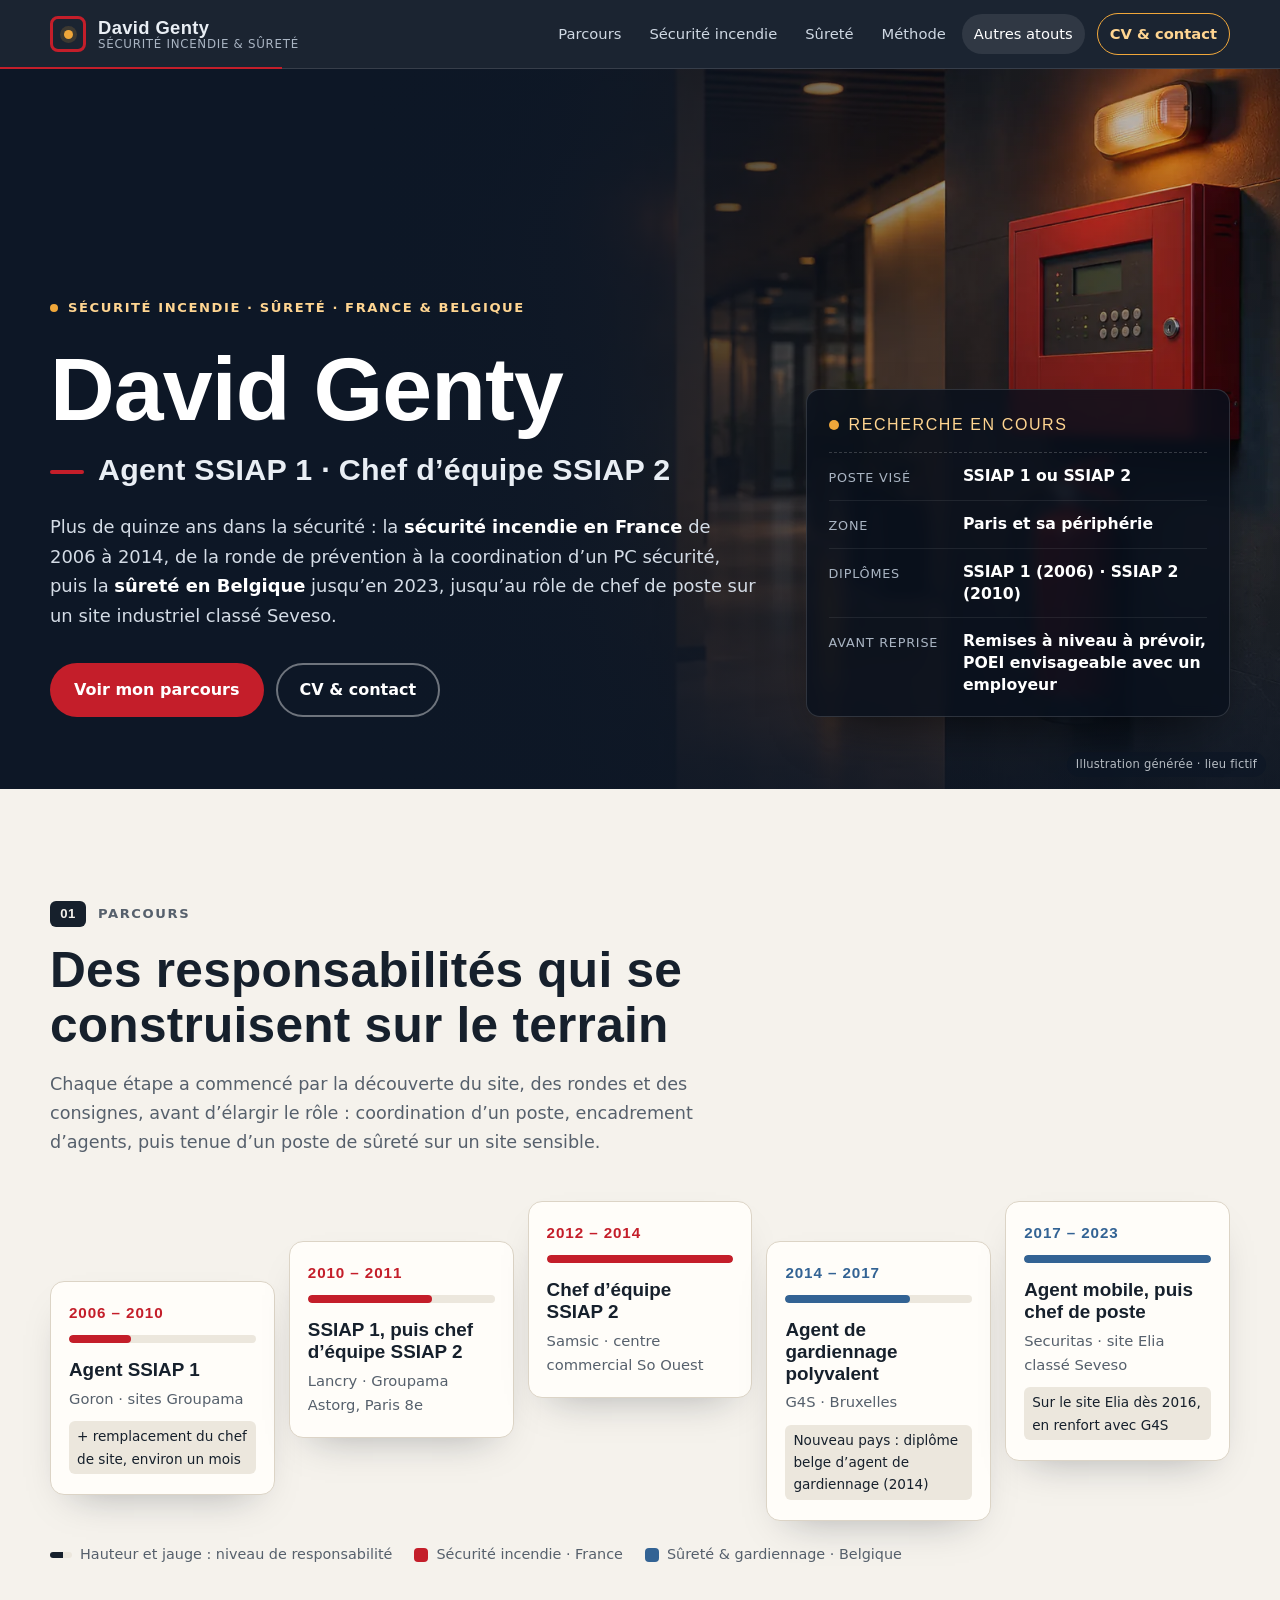
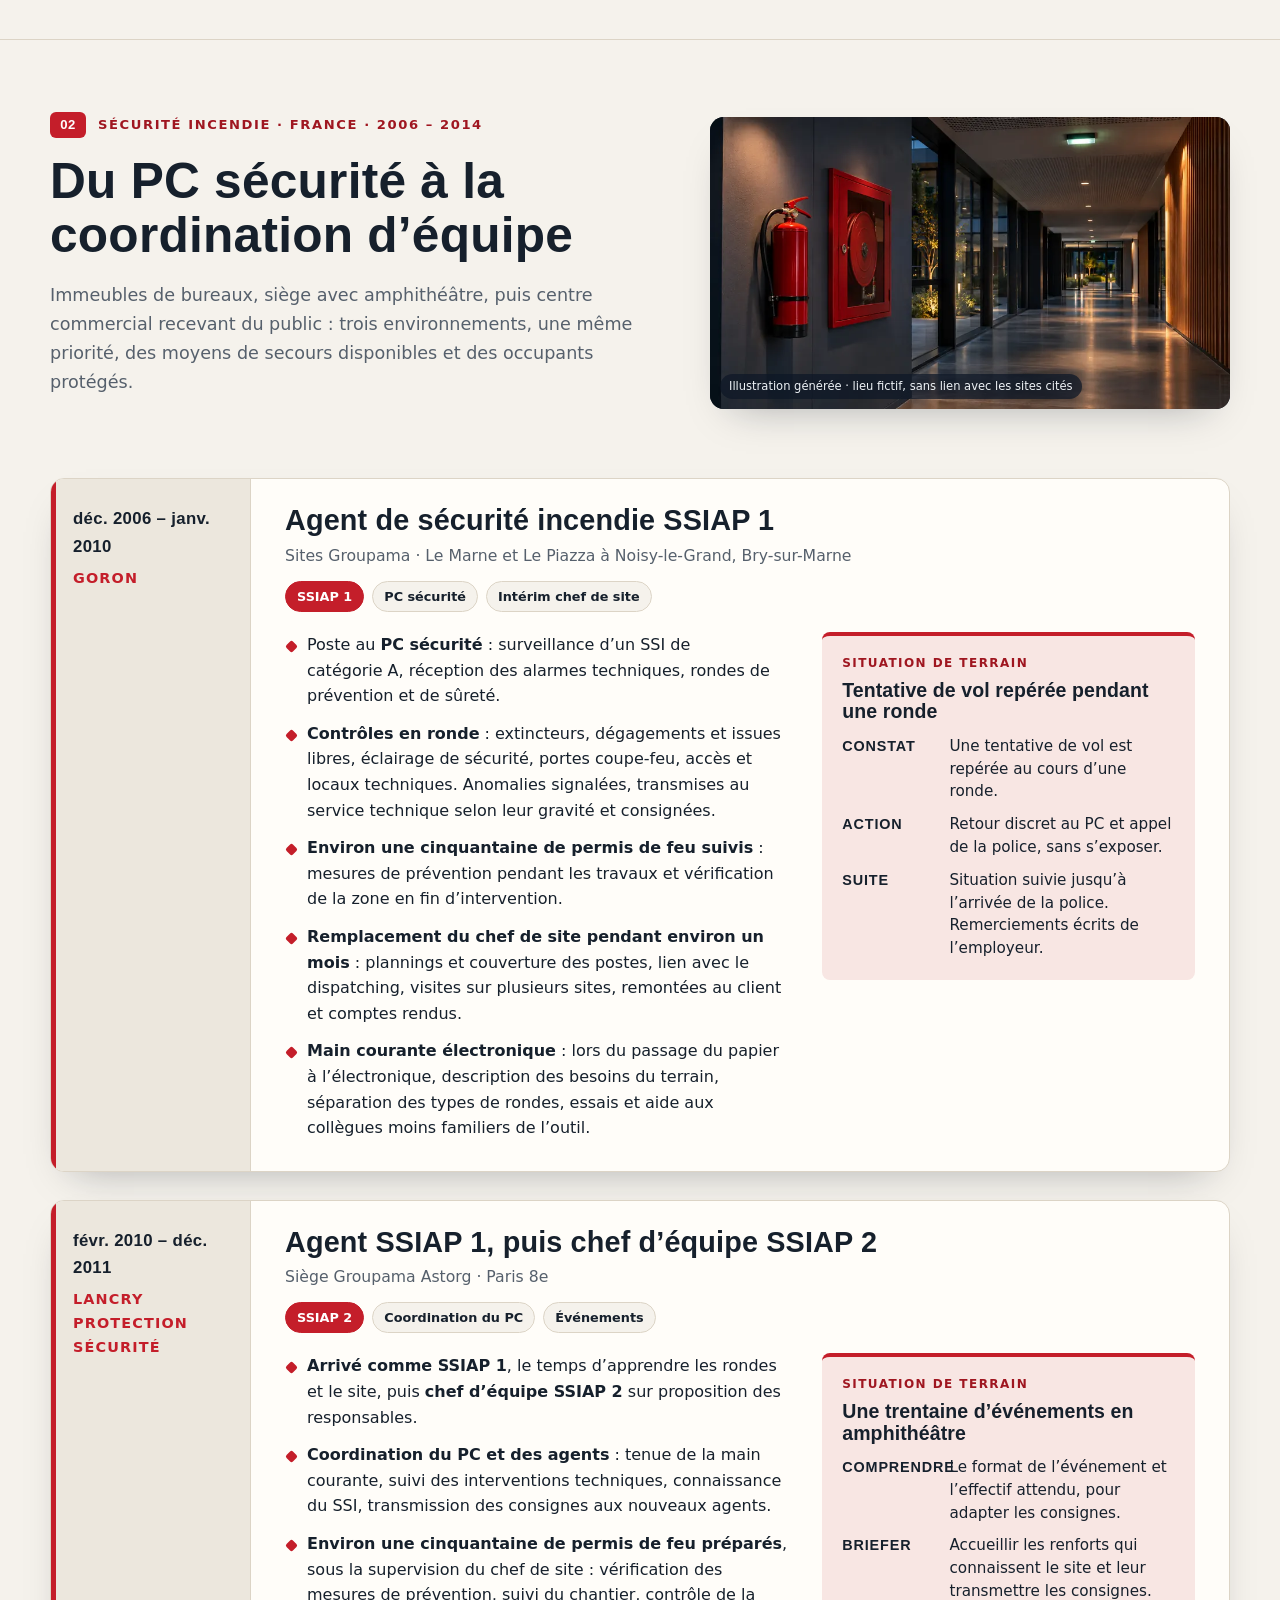
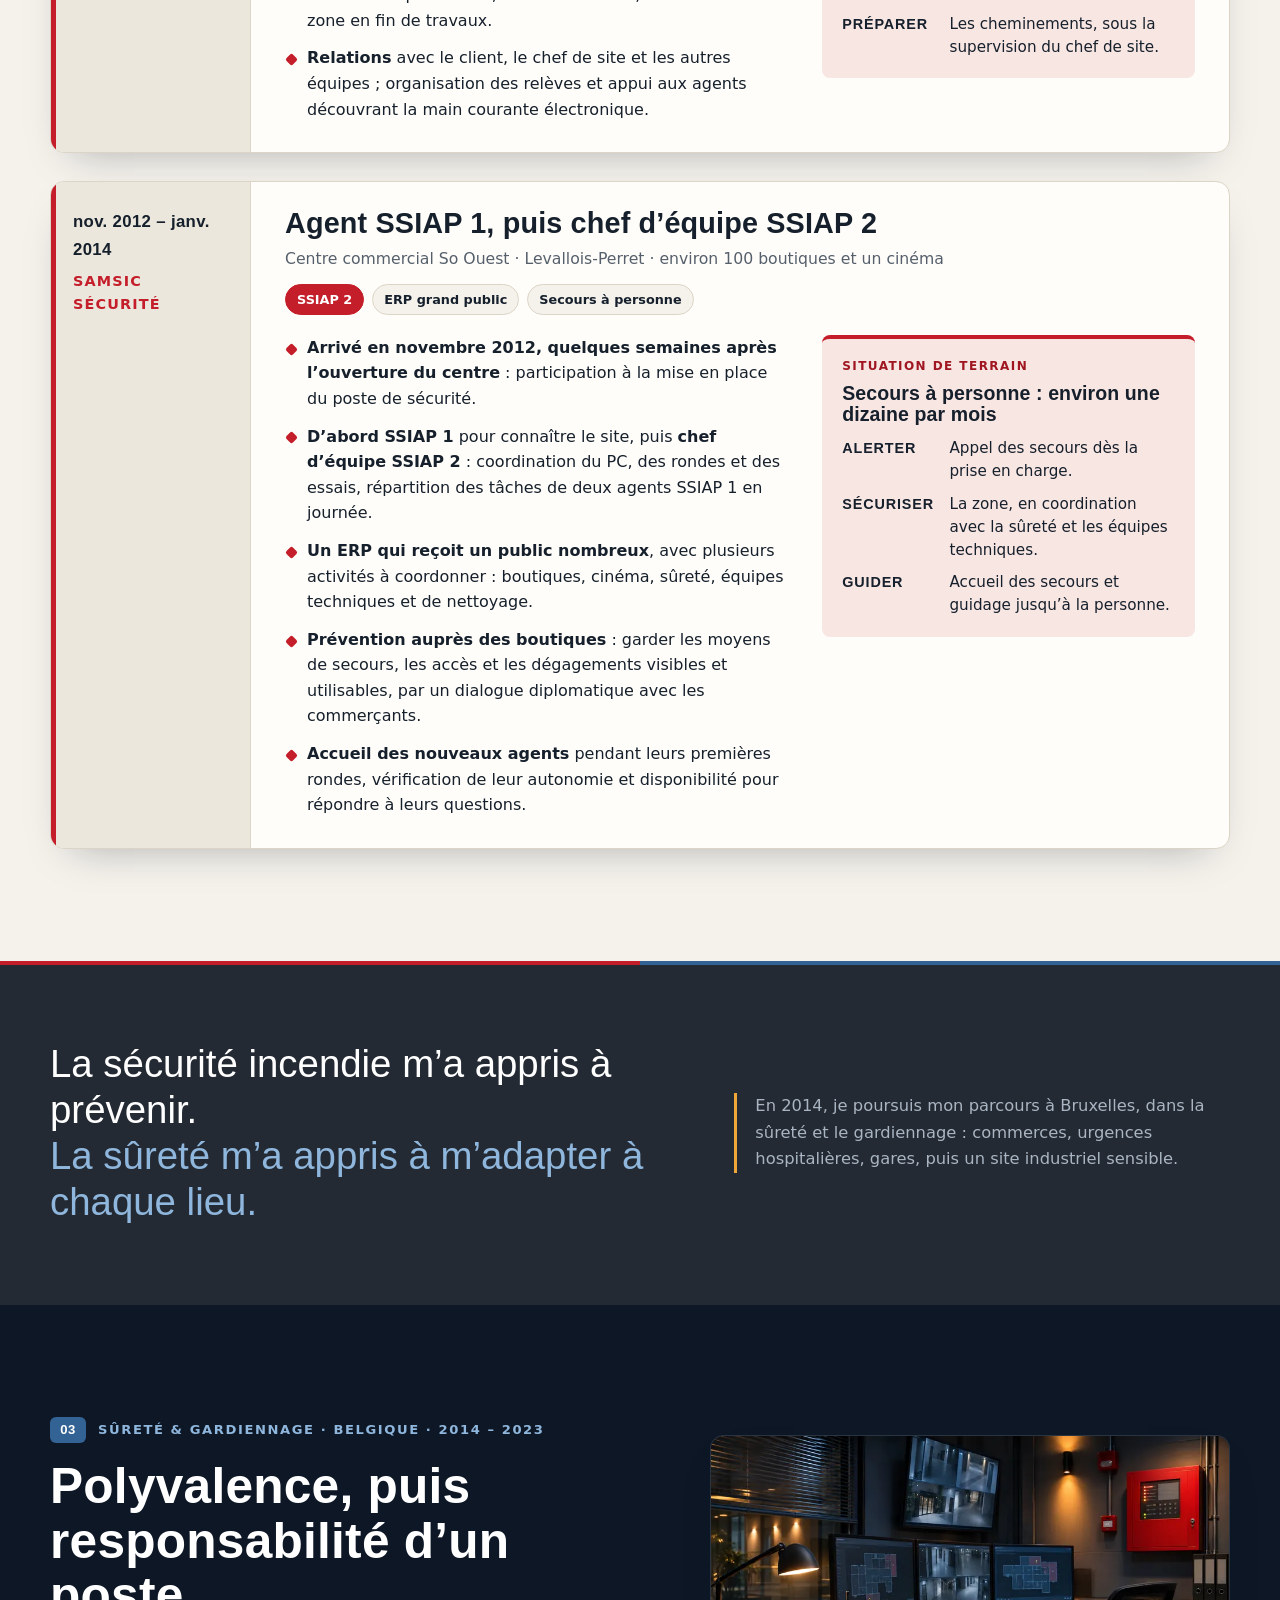
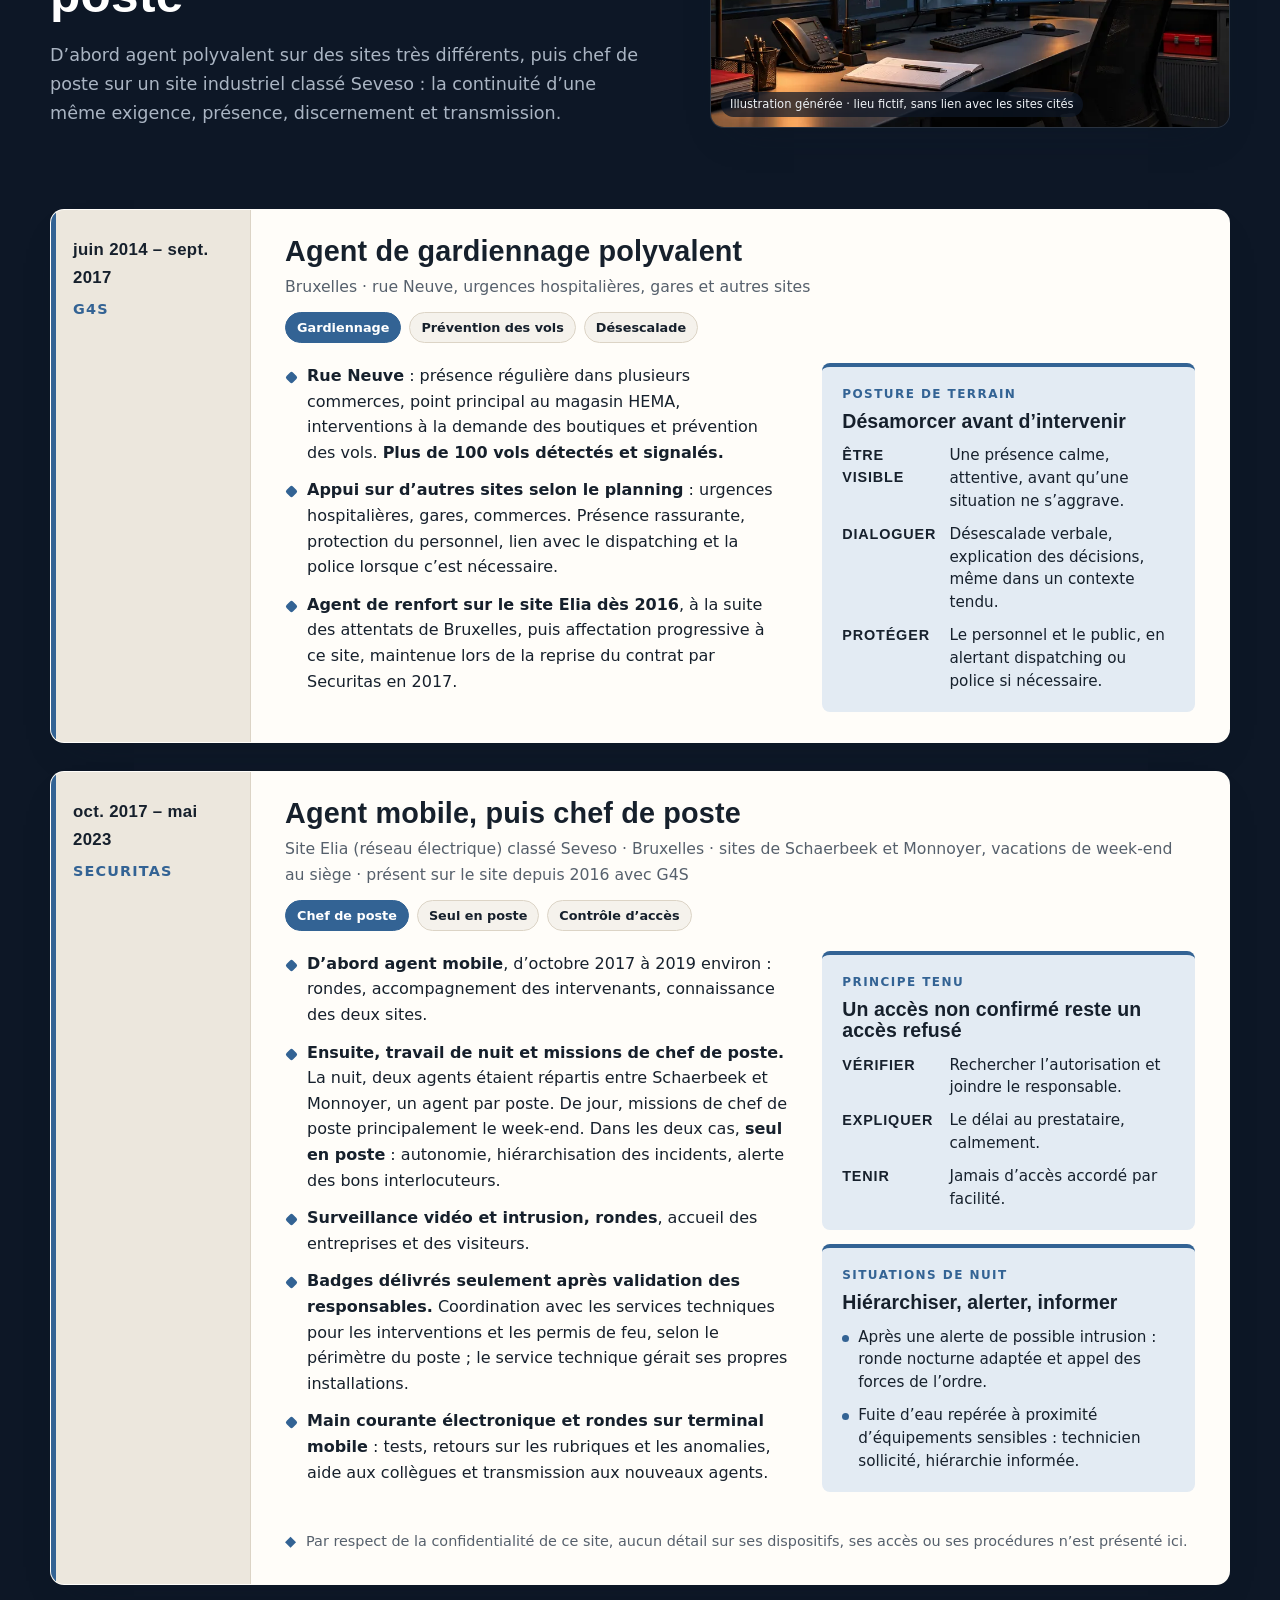
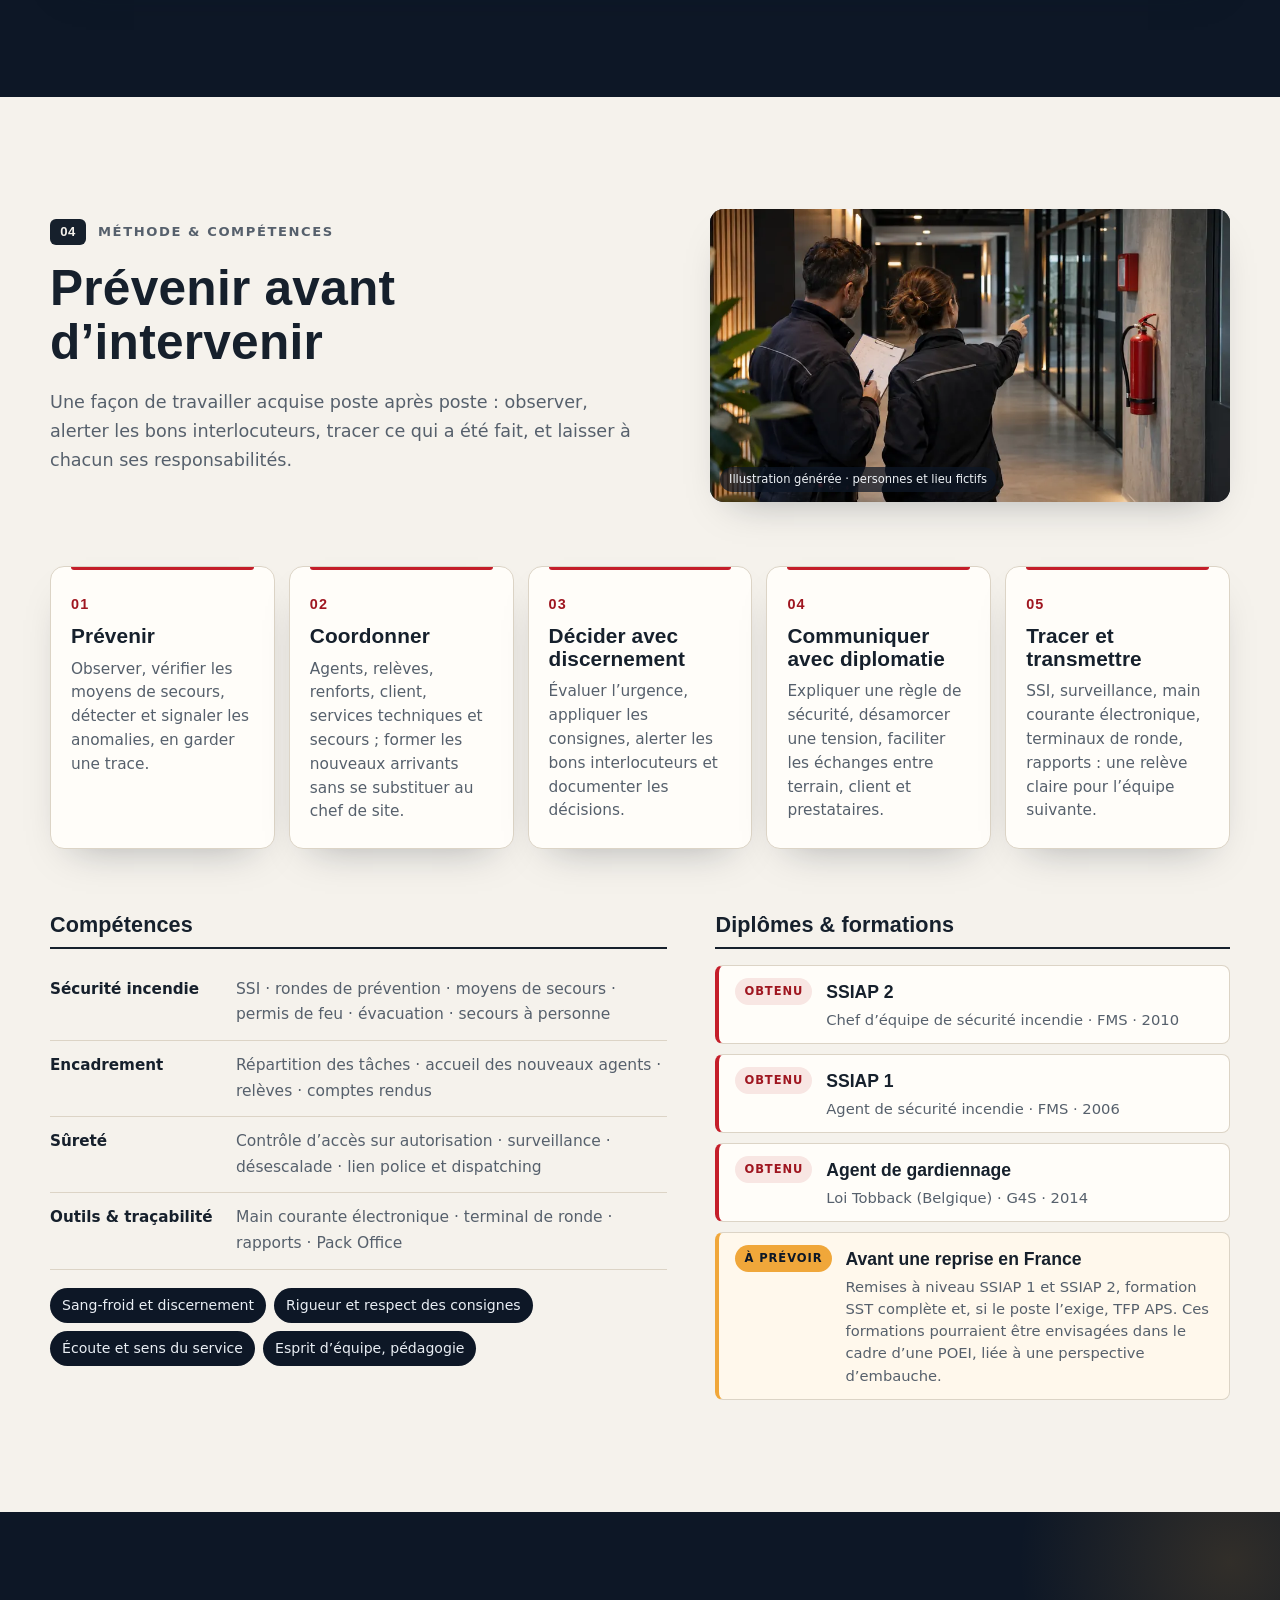
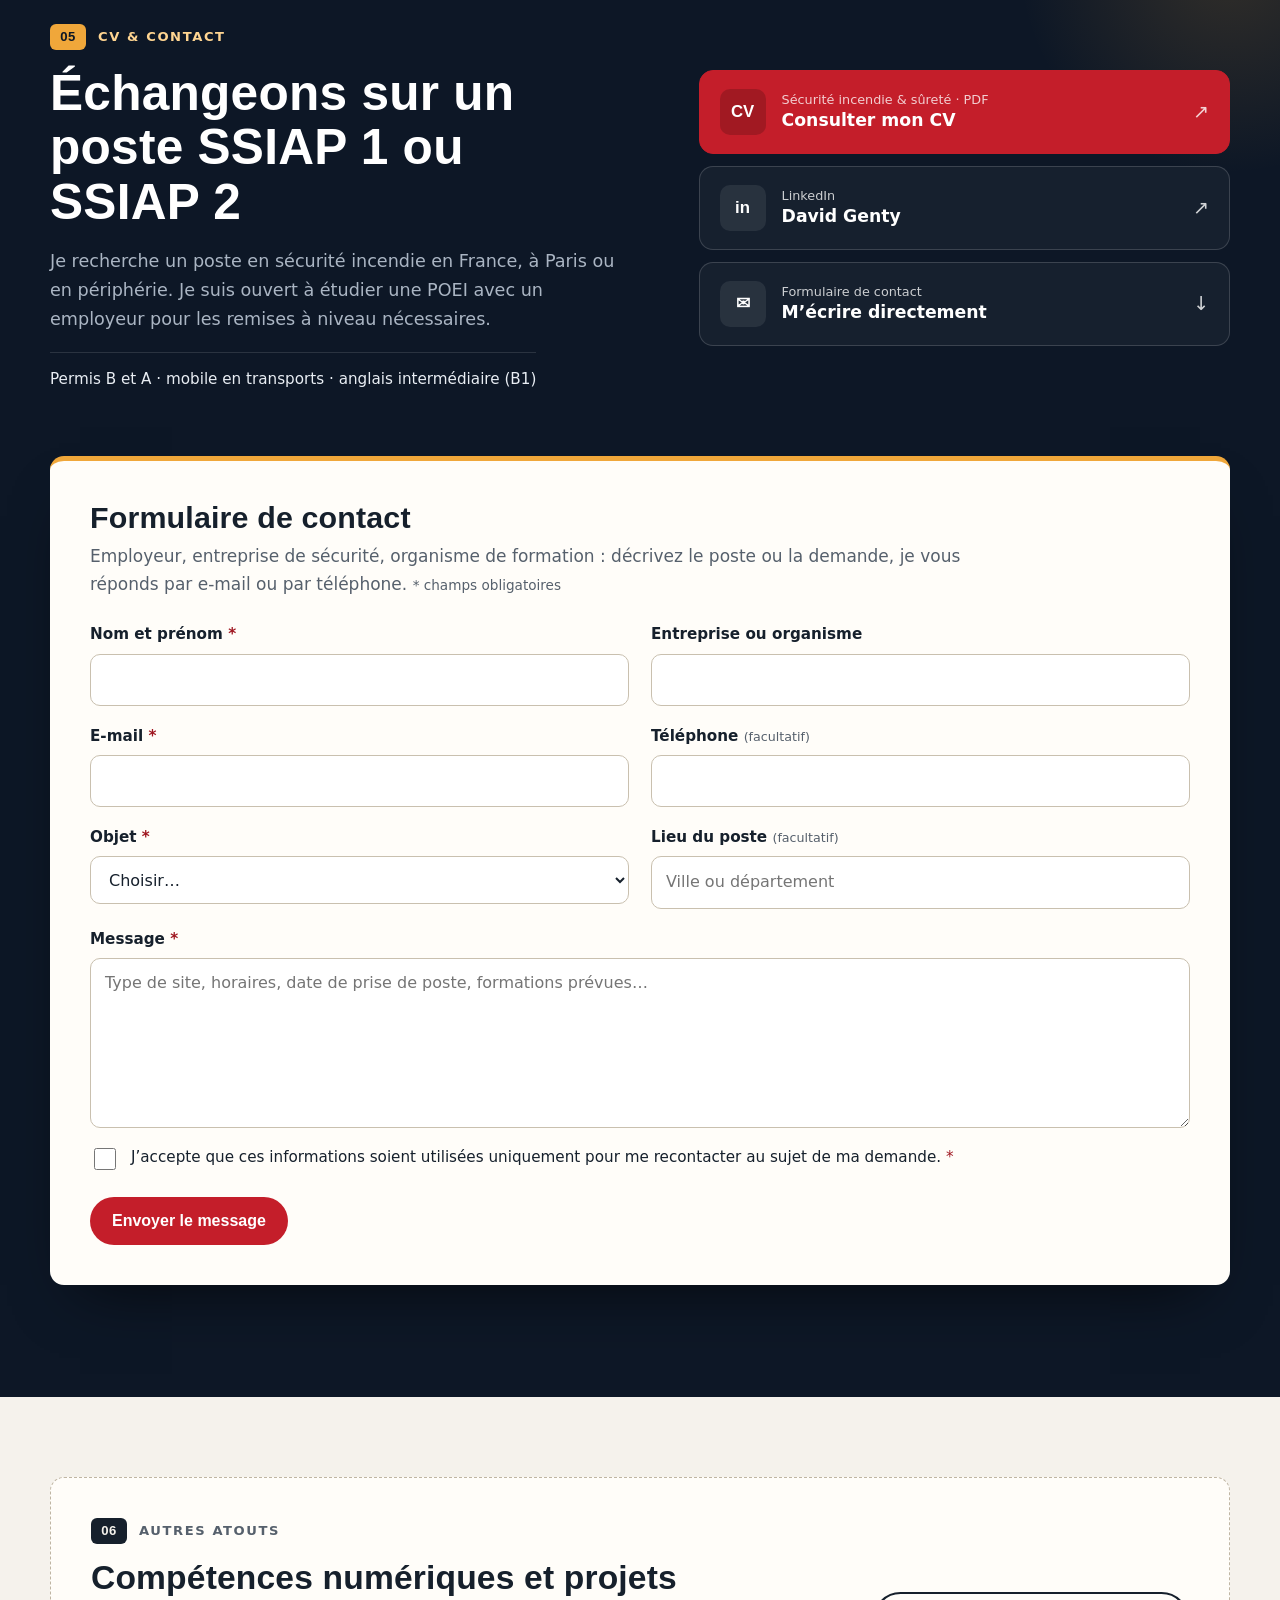
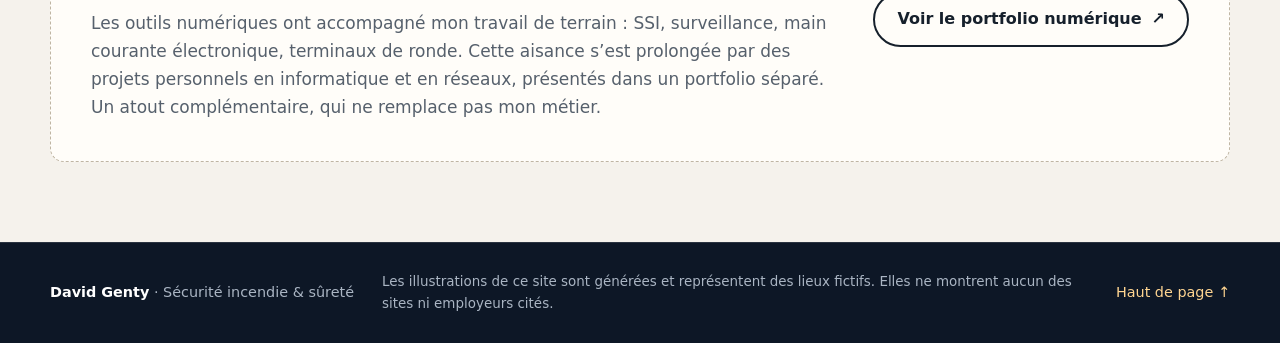
<file: index.html>
<!doctype html>
<html lang="fr">
<head>
  <meta charset="utf-8">
  <meta name="viewport" content="width=device-width, initial-scale=1">
  <title>David Genty — Sécurité incendie SSIAP 1 · SSIAP 2 et sûreté</title>
  <meta name="description" content="David Genty, agent SSIAP 1 puis chef d’équipe SSIAP 2 en France (2006-2014), puis sûreté et gardiennage en Belgique jusqu’au rôle de chef de poste (2014-2023). Recherche un poste SSIAP 1 ou SSIAP 2 en France.">
  <meta name="theme-color" content="#0d1726">
  <link rel="icon" href="data:image/svg+xml,%3Csvg xmlns='http://www.w3.org/2000/svg' viewBox='0 0 32 32'%3E%3Crect width='32' height='32' rx='7' fill='%230d1726'/%3E%3Crect x='7' y='7' width='18' height='18' rx='3' fill='none' stroke='%23c41e2a' stroke-width='3'/%3E%3Ccircle cx='16' cy='16' r='3' fill='%23f0a73a'/%3E%3C/svg%3E">
  <link rel="preload" as="image" href="assets/img/poste-controle-1600.webp" type="image/webp" media="(min-width: 900px)">
  <link rel="stylesheet" href="assets/css/styles.css">
</head>
<body>
  <a class="skip-link" href="#contenu">Aller au contenu</a>

  <header class="site-header" id="haut">
    <div class="wrap header-row">
      <a class="brand" href="#accueil" aria-label="David Genty, retour à l’accueil">
        <span class="brand-mark" aria-hidden="true"><span></span></span>
        <span class="brand-text"><strong>David Genty</strong><small>Sécurité incendie &amp; sûreté</small></span>
      </a>
      <button class="nav-toggle" type="button" aria-expanded="false" aria-controls="menu">
        <span class="nav-toggle-bars" aria-hidden="true"></span><span class="nav-toggle-label">Menu</span>
      </button>
      <nav class="main-nav" id="menu" aria-label="Navigation principale">
        <a href="#parcours">Parcours</a>
        <a href="#france">Sécurité incendie</a>
        <a href="#belgique">Sûreté</a>
        <a href="#methode">Méthode</a>
        <a href="#autres-atouts">Autres atouts</a>
        <a class="nav-cta" href="#contact">CV &amp; contact</a>
      </nav>
    </div>
  </header>

  <main id="contenu">

    <!-- ============ ACCUEIL ============ -->
    <section class="hero" id="accueil" aria-labelledby="hero-title">
      <figure class="hero-media">
        <picture>
          <source type="image/webp" srcset="assets/img/poste-controle-900.webp 900w, assets/img/poste-controle-1600.webp 1600w" sizes="(min-width: 900px) 70vw, 100vw">
          <img src="assets/img/poste-controle-1600.jpg" srcset="assets/img/poste-controle-900.jpg 900w, assets/img/poste-controle-1600.jpg 1600w" sizes="(min-width: 900px) 70vw, 100vw" width="1600" height="900" alt="" fetchpriority="high">
        </picture>
        <figcaption>Illustration générée · lieu fictif</figcaption>
      </figure>

      <div class="wrap hero-grid">
        <div class="hero-copy">
          <p class="eyebrow eyebrow-light"><span class="eyebrow-dot" aria-hidden="true"></span>Sécurité incendie · Sûreté · France &amp; Belgique</p>
          <h1 id="hero-title">David Genty<span class="hero-role">Agent SSIAP&nbsp;1 · Chef d’équipe SSIAP&nbsp;2</span></h1>
          <p class="hero-lead">Plus de quinze ans dans la sécurité&nbsp;: la <strong>sécurité incendie en France</strong> de 2006 à 2014, de la ronde de prévention à la coordination d’un PC sécurité, puis la <strong>sûreté en Belgique</strong> jusqu’en 2023, jusqu’au rôle de chef de poste sur un site industriel classé Seveso.</p>
          <div class="hero-actions">
            <a class="btn btn-primary" href="#parcours">Voir mon parcours</a>
            <a class="btn btn-ghost" href="#contact">CV &amp; contact</a>
          </div>
        </div>

        <aside class="status-panel" aria-label="Recherche en cours">
          <div class="status-head">
            <span class="status-led" aria-hidden="true"></span>
            <span>Recherche en cours</span>
          </div>
          <dl class="status-list">
            <div><dt>Poste visé</dt><dd>SSIAP&nbsp;1 ou SSIAP&nbsp;2</dd></div>
            <div><dt>Zone</dt><dd>Paris et sa périphérie</dd></div>
            <div><dt>Diplômes</dt><dd>SSIAP&nbsp;1 (2006) · SSIAP&nbsp;2 (2010)</dd></div>
            <div><dt>Avant reprise</dt><dd>Remises à niveau à prévoir, POEI envisageable avec un employeur</dd></div>
          </dl>
        </aside>
      </div>
    </section>

    <!-- ============ PARCOURS EN UN COUP D'ŒIL ============ -->
    <section class="section section-paper" id="parcours" aria-labelledby="parcours-title">
      <div class="wrap">
        <div class="section-head">
          <p class="kicker"><span>01</span> Parcours</p>
          <h2 id="parcours-title">Des responsabilités qui se construisent sur le terrain</h2>
          <p class="section-intro">Chaque étape a commencé par la découverte du site, des rondes et des consignes, avant d’élargir le rôle&nbsp;: coordination d’un poste, encadrement d’agents, puis tenue d’un poste de sûreté sur un site sensible.</p>
        </div>

        <ol class="ladder" aria-label="Progression des responsabilités">
          <li class="step step-fr" style="--lvl:1">
            <span class="step-years">2006 – 2010</span>
            <span class="step-bar" aria-hidden="true"></span>
            <strong>Agent SSIAP&nbsp;1</strong>
            <span class="step-where">Goron · sites Groupama</span>
            <span class="step-plus">+ remplacement du chef de site, environ un mois</span>
          </li>
          <li class="step step-fr" style="--lvl:2">
            <span class="step-years">2010 – 2011</span>
            <span class="step-bar" aria-hidden="true"></span>
            <strong>SSIAP&nbsp;1, puis chef d’équipe SSIAP&nbsp;2</strong>
            <span class="step-where">Lancry · Groupama Astorg, Paris 8e</span>
          </li>
          <li class="step step-fr" style="--lvl:3">
            <span class="step-years">2012 – 2014</span>
            <span class="step-bar" aria-hidden="true"></span>
            <strong>Chef d’équipe SSIAP&nbsp;2</strong>
            <span class="step-where">Samsic · centre commercial So Ouest</span>
          </li>
          <li class="step step-be" style="--lvl:2">
            <span class="step-years">2014 – 2017</span>
            <span class="step-bar" aria-hidden="true"></span>
            <strong>Agent de gardiennage polyvalent</strong>
            <span class="step-where">G4S · Bruxelles</span>
            <span class="step-plus">Nouveau pays : diplôme belge d’agent de gardiennage (2014)</span>
          </li>
          <li class="step step-be" style="--lvl:3">
            <span class="step-years">2017 – 2023</span>
            <span class="step-bar" aria-hidden="true"></span>
            <strong>Agent mobile, puis chef de poste</strong>
            <span class="step-where">Securitas · site Elia classé Seveso</span>
            <span class="step-plus">Sur le site Elia dès 2016, en renfort avec G4S</span>
          </li>
        </ol>
        <p class="ladder-legend"><span class="legend-lvl">Hauteur et jauge : niveau de responsabilité</span><span class="legend-fr">Sécurité incendie · France</span><span class="legend-be">Sûreté &amp; gardiennage · Belgique</span></p>
      </div>
    </section>

    <!-- ============ FRANCE ============ -->
    <section class="section section-paper section-france" id="france" aria-labelledby="france-title">
      <div class="wrap">
        <div class="split-head">
          <div class="section-head">
            <p class="kicker kicker-red"><span>02</span> Sécurité incendie · France · 2006 – 2014</p>
            <h2 id="france-title">Du PC sécurité à la coordination d’équipe</h2>
            <p class="section-intro">Immeubles de bureaux, siège avec amphithéâtre, puis centre commercial recevant du public&nbsp;: trois environnements, une même priorité, des moyens de secours disponibles et des occupants protégés.</p>
          </div>
          <figure class="framed">
            <picture>
              <source type="image/webp" srcset="assets/img/couloir-prevention-900.webp 900w, assets/img/couloir-prevention-1600.webp 1600w" sizes="(min-width: 900px) 520px, 100vw">
              <img src="assets/img/couloir-prevention-900.jpg" srcset="assets/img/couloir-prevention-900.jpg 900w, assets/img/couloir-prevention-1600.jpg 1600w" sizes="(min-width: 900px) 520px, 100vw" width="900" height="506" loading="lazy" alt="Illustration d’un couloir de bureaux calme, avec extincteur et robinet d’incendie armé.">
            </picture>
            <figcaption>Illustration générée · lieu fictif, sans lien avec les sites cités</figcaption>
          </figure>
        </div>

        <div class="log">
          <!-- Goron -->
          <article class="entry entry-fr" aria-labelledby="goron-title">
            <div class="entry-when">
              <span class="entry-dates"><time datetime="2006-12">déc. 2006</time> – <time datetime="2010-01">janv. 2010</time></span>
              <span class="entry-org">Goron</span>
            </div>
            <div class="entry-main">
              <header class="entry-head">
                <h3 id="goron-title">Agent de sécurité incendie SSIAP&nbsp;1</h3>
                <p class="entry-place">Sites Groupama · Le Marne et Le Piazza à Noisy-le-Grand, Bry-sur-Marne</p>
                <ul class="tags" aria-label="Rôles">
                  <li class="tag tag-red">SSIAP&nbsp;1</li>
                  <li class="tag">PC sécurité</li>
                  <li class="tag">Intérim chef de site</li>
                </ul>
              </header>
              <div class="entry-body">
                <ul class="duties">
                  <li>Poste au <strong>PC sécurité</strong>&nbsp;: surveillance d’un SSI de catégorie&nbsp;A, réception des alarmes techniques, rondes de prévention et de sûreté.</li>
                  <li><strong>Contrôles en ronde</strong>&nbsp;: extincteurs, dégagements et issues libres, éclairage de sécurité, portes coupe-feu, accès et locaux techniques. Anomalies signalées, transmises au service technique selon leur gravité et consignées.</li>
                  <li><strong>Environ une cinquantaine de permis de feu suivis</strong>&nbsp;: mesures de prévention pendant les travaux et vérification de la zone en fin d’intervention.</li>
                  <li><strong>Remplacement du chef de site pendant environ un mois</strong>&nbsp;: plannings et couverture des postes, lien avec le dispatching, visites sur plusieurs sites, remontées au client et comptes rendus.</li>
                  <li><strong>Main courante électronique</strong>&nbsp;: lors du passage du papier à l’électronique, description des besoins du terrain, séparation des types de rondes, essais et aide aux collègues moins familiers de l’outil.</li>
                </ul>
                <aside class="situation">
                  <p class="situation-label">Situation de terrain</p>
                  <h4>Tentative de vol repérée pendant une ronde</h4>
                  <ol class="situation-steps">
                    <li><b>Constat</b> Une tentative de vol est repérée au cours d’une ronde.</li>
                    <li><b>Action</b> Retour discret au PC et appel de la police, sans s’exposer.</li>
                    <li><b>Suite</b> Situation suivie jusqu’à l’arrivée de la police. Remerciements écrits de l’employeur.</li>
                  </ol>
                </aside>
              </div>
            </div>
          </article>

          <!-- Lancry -->
          <article class="entry entry-fr" aria-labelledby="lancry-title">
            <div class="entry-when">
              <span class="entry-dates"><time datetime="2010-02">févr. 2010</time> – <time datetime="2011-12">déc. 2011</time></span>
              <span class="entry-org">Lancry Protection Sécurité</span>
            </div>
            <div class="entry-main">
              <header class="entry-head">
                <h3 id="lancry-title">Agent SSIAP&nbsp;1, puis chef d’équipe SSIAP&nbsp;2</h3>
                <p class="entry-place">Siège Groupama Astorg · Paris 8e</p>
                <ul class="tags" aria-label="Rôles">
                  <li class="tag tag-red">SSIAP&nbsp;2</li>
                  <li class="tag">Coordination du PC</li>
                  <li class="tag">Événements</li>
                </ul>
              </header>
              <div class="entry-body">
                <ul class="duties">
                  <li><strong>Arrivé comme SSIAP&nbsp;1</strong>, le temps d’apprendre les rondes et le site, puis <strong>chef d’équipe SSIAP&nbsp;2</strong> sur proposition des responsables.</li>
                  <li><strong>Coordination du PC et des agents</strong>&nbsp;: tenue de la main courante, suivi des interventions techniques, connaissance du SSI, transmission des consignes aux nouveaux agents.</li>
                  <li><strong>Environ une cinquantaine de permis de feu préparés</strong>, sous la supervision du chef de site&nbsp;: vérification des mesures de prévention, suivi du chantier, contrôle de la zone en fin de travaux.</li>
                  <li><strong>Relations</strong> avec le client, le chef de site et les autres équipes&nbsp;; organisation des relèves et appui aux agents découvrant la main courante électronique.</li>
                </ul>
                <aside class="situation">
                  <p class="situation-label">Situation de terrain</p>
                  <h4>Une trentaine d’événements en amphithéâtre</h4>
                  <ol class="situation-steps">
                    <li><b>Comprendre</b> Le format de l’événement et l’effectif attendu, pour adapter les consignes.</li>
                    <li><b>Briefer</b> Accueillir les renforts qui connaissent le site et leur transmettre les consignes.</li>
                    <li><b>Préparer</b> Les cheminements, sous la supervision du chef de site.</li>
                  </ol>
                </aside>
              </div>
            </div>
          </article>

          <!-- Samsic -->
          <article class="entry entry-fr" aria-labelledby="samsic-title">
            <div class="entry-when">
              <span class="entry-dates"><time datetime="2012-11">nov. 2012</time> – <time datetime="2014-01">janv. 2014</time></span>
              <span class="entry-org">Samsic Sécurité</span>
            </div>
            <div class="entry-main">
              <header class="entry-head">
                <h3 id="samsic-title">Agent SSIAP&nbsp;1, puis chef d’équipe SSIAP&nbsp;2</h3>
                <p class="entry-place">Centre commercial So Ouest · Levallois-Perret · environ 100 boutiques et un cinéma</p>
                <ul class="tags" aria-label="Rôles">
                  <li class="tag tag-red">SSIAP&nbsp;2</li>
                  <li class="tag">ERP grand public</li>
                  <li class="tag">Secours à personne</li>
                </ul>
              </header>
              <div class="entry-body">
                <ul class="duties">
                  <li><strong>Arrivé en novembre 2012, quelques semaines après l’ouverture du centre</strong>&nbsp;: participation à la mise en place du poste de sécurité.</li>
                  <li><strong>D’abord SSIAP&nbsp;1</strong> pour connaître le site, puis <strong>chef d’équipe SSIAP&nbsp;2</strong>&nbsp;: coordination du PC, des rondes et des essais, répartition des tâches de deux agents SSIAP&nbsp;1 en journée.</li>
                  <li><strong>Un ERP qui reçoit un public nombreux</strong>, avec plusieurs activités à coordonner&nbsp;: boutiques, cinéma, sûreté, équipes techniques et de nettoyage.</li>
                  <li><strong>Prévention auprès des boutiques</strong>&nbsp;: garder les moyens de secours, les accès et les dégagements visibles et utilisables, par un dialogue diplomatique avec les commerçants.</li>
                  <li><strong>Accueil des nouveaux agents</strong> pendant leurs premières rondes, vérification de leur autonomie et disponibilité pour répondre à leurs questions.</li>
                </ul>
                <aside class="situation">
                  <p class="situation-label">Situation de terrain</p>
                  <h4>Secours à personne&nbsp;: environ une dizaine par mois</h4>
                  <ol class="situation-steps">
                    <li><b>Alerter</b> Appel des secours dès la prise en charge.</li>
                    <li><b>Sécuriser</b> La zone, en coordination avec la sûreté et les équipes techniques.</li>
                    <li><b>Guider</b> Accueil des secours et guidage jusqu’à la personne.</li>
                  </ol>
                </aside>
              </div>
            </div>
          </article>
        </div>
      </div>
    </section>

    <!-- ============ TRANSITION ============ -->
    <section class="bridge" aria-label="Transition vers la Belgique">
      <div class="wrap bridge-row">
        <p class="bridge-quote">La sécurité incendie m’a appris à prévenir.<br><span>La sûreté m’a appris à m’adapter à chaque lieu.</span></p>
        <p class="bridge-note">En 2014, je poursuis mon parcours à Bruxelles, dans la sûreté et le gardiennage&nbsp;: commerces, urgences hospitalières, gares, puis un site industriel sensible.</p>
      </div>
    </section>

    <!-- ============ BELGIQUE ============ -->
    <section class="section section-night section-belgique" id="belgique" aria-labelledby="belgique-title">
      <div class="wrap">
        <div class="split-head split-head-rev">
          <div class="section-head">
            <p class="kicker kicker-steel"><span>03</span> Sûreté &amp; gardiennage · Belgique · 2014 – 2023</p>
            <h2 id="belgique-title">Polyvalence, puis responsabilité d’un poste</h2>
            <p class="section-intro">D’abord agent polyvalent sur des sites très différents, puis chef de poste sur un site industriel classé Seveso&nbsp;: la continuité d’une même exigence, présence, discernement et transmission.</p>
          </div>
          <figure class="framed framed-dark">
            <picture>
              <source type="image/webp" srcset="assets/img/pc-securite-900.webp 900w, assets/img/pc-securite-1600.webp 1600w" sizes="(min-width: 900px) 520px, 100vw">
              <img src="assets/img/pc-securite-900.jpg" srcset="assets/img/pc-securite-900.jpg 900w, assets/img/pc-securite-1600.jpg 1600w" sizes="(min-width: 900px) 520px, 100vw" width="900" height="506" loading="lazy" alt="Illustration d’un poste de sécurité : écrans de surveillance, téléphone, main courante et tableau incendie.">
            </picture>
            <figcaption>Illustration générée · lieu fictif, sans lien avec les sites cités</figcaption>
          </figure>
        </div>

        <div class="log">
          <!-- G4S -->
          <article class="entry entry-be" aria-labelledby="g4s-title">
            <div class="entry-when">
              <span class="entry-dates"><time datetime="2014-06">juin 2014</time> – <time datetime="2017-09">sept. 2017</time></span>
              <span class="entry-org">G4S</span>
            </div>
            <div class="entry-main">
              <header class="entry-head">
                <h3 id="g4s-title">Agent de gardiennage polyvalent</h3>
                <p class="entry-place">Bruxelles · rue Neuve, urgences hospitalières, gares et autres sites</p>
                <ul class="tags" aria-label="Rôles">
                  <li class="tag tag-steel">Gardiennage</li>
                  <li class="tag">Prévention des vols</li>
                  <li class="tag">Désescalade</li>
                </ul>
              </header>
              <div class="entry-body">
                <ul class="duties">
                  <li><strong>Rue Neuve</strong>&nbsp;: présence régulière dans plusieurs commerces, point principal au magasin HEMA, interventions à la demande des boutiques et prévention des vols. <strong>Plus de 100&nbsp;vols détectés et signalés.</strong></li>
                  <li><strong>Appui sur d’autres sites selon le planning</strong>&nbsp;: urgences hospitalières, gares, commerces. Présence rassurante, protection du personnel, lien avec le dispatching et la police lorsque c’est nécessaire.</li>
                  <li><strong>Agent de renfort sur le site Elia dès 2016</strong>, à la suite des attentats de Bruxelles, puis affectation progressive à ce site, maintenue lors de la reprise du contrat par Securitas en 2017.</li>
                </ul>
                <aside class="situation">
                  <p class="situation-label">Posture de terrain</p>
                  <h4>Désamorcer avant d’intervenir</h4>
                  <ol class="situation-steps">
                    <li><b>Être visible</b> Une présence calme, attentive, avant qu’une situation ne s’aggrave.</li>
                    <li><b>Dialoguer</b> Désescalade verbale, explication des décisions, même dans un contexte tendu.</li>
                    <li><b>Protéger</b> Le personnel et le public, en alertant dispatching ou police si nécessaire.</li>
                  </ol>
                </aside>
              </div>
            </div>
          </article>

          <!-- Securitas / Elia -->
          <article class="entry entry-be" aria-labelledby="elia-title">
            <div class="entry-when">
              <span class="entry-dates"><time datetime="2017-10">oct. 2017</time> – <time datetime="2023-05">mai 2023</time></span>
              <span class="entry-org">Securitas</span>
            </div>
            <div class="entry-main">
              <header class="entry-head">
                <h3 id="elia-title">Agent mobile, puis chef de poste</h3>
                <p class="entry-place">Site Elia (réseau électrique) classé Seveso · Bruxelles · sites de Schaerbeek et Monnoyer, vacations de week-end au siège · présent sur le site depuis 2016 avec G4S</p>
                <ul class="tags" aria-label="Rôles">
                  <li class="tag tag-steel">Chef de poste</li>
                  <li class="tag">Seul en poste</li>
                  <li class="tag">Contrôle d’accès</li>
                </ul>
              </header>
              <div class="entry-body">
                <ul class="duties">
                  <li><strong>D’abord agent mobile</strong>, d’octobre 2017 à 2019 environ&nbsp;: rondes, accompagnement des intervenants, connaissance des deux sites.</li>
                  <li><strong>Ensuite, travail de nuit et missions de chef de poste.</strong> La nuit, deux agents étaient répartis entre Schaerbeek et Monnoyer, un agent par poste. De jour, missions de chef de poste principalement le week-end. Dans les deux cas, <strong>seul en poste</strong>&nbsp;: autonomie, hiérarchisation des incidents, alerte des bons interlocuteurs.</li>
                  <li><strong>Surveillance vidéo et intrusion, rondes</strong>, accueil des entreprises et des visiteurs.</li>
                  <li><strong>Badges délivrés seulement après validation des responsables.</strong> Coordination avec les services techniques pour les interventions et les permis de feu, selon le périmètre du poste&nbsp;; le service technique gérait ses propres installations.</li>
                  <li><strong>Main courante électronique et rondes sur terminal mobile</strong>&nbsp;: tests, retours sur les rubriques et les anomalies, aide aux collègues et transmission aux nouveaux agents.</li>
                </ul>
                <div class="situation-group">
                  <aside class="situation">
                    <p class="situation-label">Principe tenu</p>
                    <h4>Un accès non confirmé reste un accès refusé</h4>
                    <ol class="situation-steps">
                      <li><b>Vérifier</b> Rechercher l’autorisation et joindre le responsable.</li>
                      <li><b>Expliquer</b> Le délai au prestataire, calmement.</li>
                      <li><b>Tenir</b> Jamais d’accès accordé par facilité.</li>
                    </ol>
                  </aside>
                  <aside class="situation">
                    <p class="situation-label">Situations de nuit</p>
                    <h4>Hiérarchiser, alerter, informer</h4>
                    <ul class="situation-list">
                      <li>Après une alerte de possible intrusion&nbsp;: ronde nocturne adaptée et appel des forces de l’ordre.</li>
                      <li>Fuite d’eau repérée à proximité d’équipements sensibles&nbsp;: technicien sollicité, hiérarchie informée.</li>
                    </ul>
                  </aside>
                </div>
                <p class="confidential"><span aria-hidden="true">◆</span> Par respect de la confidentialité de ce site, aucun détail sur ses dispositifs, ses accès ou ses procédures n’est présenté ici.</p>
              </div>
            </div>
          </article>
        </div>
      </div>
    </section>

    <!-- ============ MÉTHODE ============ -->
    <section class="section section-paper" id="methode" aria-labelledby="methode-title">
      <div class="wrap">
        <div class="method-intro">
          <div class="section-head">
            <p class="kicker"><span>04</span> Méthode &amp; compétences</p>
            <h2 id="methode-title">Prévenir avant d’intervenir</h2>
            <p class="section-intro">Une façon de travailler acquise poste après poste&nbsp;: observer, alerter les bons interlocuteurs, tracer ce qui a été fait, et laisser à chacun ses responsabilités.</p>
          </div>
          <figure class="framed">
            <picture>
              <source type="image/webp" srcset="assets/img/echange-equipe-900.webp 900w, assets/img/echange-equipe-1600.webp 1600w" sizes="(min-width: 900px) 520px, 100vw">
              <img src="assets/img/echange-equipe-900.jpg" srcset="assets/img/echange-equipe-900.jpg 900w, assets/img/echange-equipe-1600.jpg 1600w" sizes="(min-width: 900px) 520px, 100vw" width="900" height="506" loading="lazy" alt="Illustration de deux agents en ronde, l’un prenant des notes, l’autre désignant un point du couloir.">
            </picture>
            <figcaption>Illustration générée · personnes et lieu fictifs</figcaption>
          </figure>
        </div>

        <ol class="method-grid">
          <li class="method-card">
            <span class="method-num">01</span>
            <h3>Prévenir</h3>
            <p>Observer, vérifier les moyens de secours, détecter et signaler les anomalies, en garder une trace.</p>
          </li>
          <li class="method-card">
            <span class="method-num">02</span>
            <h3>Coordonner</h3>
            <p>Agents, relèves, renforts, client, services techniques et secours&nbsp;; former les nouveaux arrivants sans se substituer au chef de site.</p>
          </li>
          <li class="method-card">
            <span class="method-num">03</span>
            <h3>Décider avec discernement</h3>
            <p>Évaluer l’urgence, appliquer les consignes, alerter les bons interlocuteurs et documenter les décisions.</p>
          </li>
          <li class="method-card">
            <span class="method-num">04</span>
            <h3>Communiquer avec diplomatie</h3>
            <p>Expliquer une règle de sécurité, désamorcer une tension, faciliter les échanges entre terrain, client et prestataires.</p>
          </li>
          <li class="method-card">
            <span class="method-num">05</span>
            <h3>Tracer et transmettre</h3>
            <p>SSI, surveillance, main courante électronique, terminaux de ronde, rapports&nbsp;: une relève claire pour l’équipe suivante.</p>
          </li>
        </ol>

        <div class="skills-row">
          <div class="skills-block">
            <h3 class="mini-title">Compétences</h3>
            <dl class="skills">
              <div><dt>Sécurité incendie</dt><dd>SSI · rondes de prévention · moyens de secours · permis de feu · évacuation · secours à personne</dd></div>
              <div><dt>Encadrement</dt><dd>Répartition des tâches · accueil des nouveaux agents · relèves · comptes rendus</dd></div>
              <div><dt>Sûreté</dt><dd>Contrôle d’accès sur autorisation · surveillance · désescalade · lien police et dispatching</dd></div>
              <div><dt>Outils &amp; traçabilité</dt><dd>Main courante électronique · terminal de ronde · rapports · Pack Office</dd></div>
            </dl>
            <p class="qualities"><span>Sang-froid et discernement</span><span>Rigueur et respect des consignes</span><span>Écoute et sens du service</span><span>Esprit d’équipe, pédagogie</span></p>
          </div>

          <div class="certs-block">
            <h3 class="mini-title">Diplômes &amp; formations</h3>
            <ul class="certs">
              <li class="cert"><span class="cert-status">Obtenu</span><strong>SSIAP&nbsp;2</strong><span>Chef d’équipe de sécurité incendie · FMS · 2010</span></li>
              <li class="cert"><span class="cert-status">Obtenu</span><strong>SSIAP&nbsp;1</strong><span>Agent de sécurité incendie · FMS · 2006</span></li>
              <li class="cert"><span class="cert-status">Obtenu</span><strong>Agent de gardiennage</strong><span>Loi Tobback (Belgique) · G4S · 2014</span></li>
              <li class="cert cert-todo"><span class="cert-status">À prévoir</span><strong>Avant une reprise en France</strong><span>Remises à niveau SSIAP&nbsp;1 et SSIAP&nbsp;2, formation SST complète et, si le poste l’exige, TFP APS. Ces formations pourraient être envisagées dans le cadre d’une POEI, liée à une perspective d’embauche.</span></li>
            </ul>
          </div>
        </div>
      </div>
    </section>

    <!-- ============ CV & CONTACT ============ -->
    <section class="section section-night section-contact" id="contact" aria-labelledby="contact-title">
      <div class="wrap contact-grid">
        <div class="section-head">
          <p class="kicker kicker-amber"><span>05</span> CV &amp; contact</p>
          <h2 id="contact-title">Échangeons sur un poste SSIAP&nbsp;1 ou SSIAP&nbsp;2</h2>
          <p class="section-intro">Je recherche un poste en sécurité incendie en France, à Paris ou en périphérie. Je suis ouvert à étudier une POEI avec un employeur pour les remises à niveau nécessaires.</p>
          <p class="contact-meta">Permis B et A · mobile en transports · anglais intermédiaire (B1)</p>
        </div>
        <div class="contact-actions">
          <a class="action-card action-primary" href="cv/CV_David_GENTY_securite.pdf" target="_blank" rel="noopener">
            <span class="action-icon" aria-hidden="true">CV</span>
            <span class="action-text"><small>Sécurité incendie &amp; sûreté · PDF</small><strong>Consulter mon CV</strong></span>
            <span class="action-arrow" aria-hidden="true">↗</span>
          </a>
          <a class="action-card" href="https://www.linkedin.com/in/david--genty/" target="_blank" rel="noopener noreferrer">
            <span class="action-icon" aria-hidden="true">in</span>
            <span class="action-text"><small>LinkedIn</small><strong>David Genty</strong></span>
            <span class="action-arrow" aria-hidden="true">↗</span>
          </a>
          <a class="action-card" href="#formulaire">
            <span class="action-icon" aria-hidden="true">✉</span>
            <span class="action-text"><small>Formulaire de contact</small><strong>M’écrire directement</strong></span>
            <span class="action-arrow" aria-hidden="true">↓</span>
          </a>
        </div>
      </div>

      <div class="wrap">
        <!--
          Formulaire de contact. Envoi via Web3Forms (https://web3forms.com) : le message arrive dans la boîte e-mail
          de David sans que son adresse apparaisse sur le site.
          Clé d'accès Web3Forms renseignée le 25/11/2026.
        -->
        <form class="contact-form" id="formulaire" action="https://api.web3forms.com/submit" method="POST" novalidate aria-labelledby="form-title">
          <input type="hidden" name="access_key" value="a31a3bb7-46ad-43f9-bfd2-377598c10ef8">
          <input type="hidden" name="subject" value="Portfolio sécurité : nouveau message">
          <input type="hidden" name="from_name" value="Portfolio sécurité David Genty">
          <input type="checkbox" name="botcheck" class="hp" tabindex="-1" autocomplete="off" aria-hidden="true">

          <div class="form-head">
            <h3 id="form-title">Formulaire de contact</h3>
            <p>Employeur, entreprise de sécurité, organisme de formation&nbsp;: décrivez le poste ou la demande, je vous réponds par e-mail ou par téléphone. <span class="req-note">* champs obligatoires</span></p>
          </div>

          <div class="form-grid">
            <div class="field">
              <label for="f-nom">Nom et prénom <span aria-hidden="true">*</span></label>
              <input id="f-nom" name="nom" type="text" autocomplete="name" required maxlength="120">
            </div>
            <div class="field">
              <label for="f-structure">Entreprise ou organisme</label>
              <input id="f-structure" name="entreprise" type="text" autocomplete="organization" maxlength="160">
            </div>
            <div class="field">
              <label for="f-email">E-mail <span aria-hidden="true">*</span></label>
              <input id="f-email" name="email" type="email" autocomplete="email" required maxlength="160">
            </div>
            <div class="field">
              <label for="f-tel">Téléphone <small>(facultatif)</small></label>
              <input id="f-tel" name="telephone" type="tel" autocomplete="tel" maxlength="30">
            </div>
            <div class="field">
              <label for="f-objet">Objet <span aria-hidden="true">*</span></label>
              <select id="f-objet" name="objet" required>
                <option value="">Choisir…</option>
                <option>Poste SSIAP 1</option>
                <option>Poste SSIAP 2 / chef d’équipe</option>
                <option>POEI ou formation (remise à niveau, SST, TFP APS)</option>
                <option>Sûreté, gardiennage, contrôle d’accès</option>
                <option>Autre demande</option>
              </select>
            </div>
            <div class="field">
              <label for="f-lieu">Lieu du poste <small>(facultatif)</small></label>
              <input id="f-lieu" name="lieu" type="text" maxlength="120" placeholder="Ville ou département">
            </div>
            <div class="field field-full">
              <label for="f-message">Message <span aria-hidden="true">*</span></label>
              <textarea id="f-message" name="message" rows="6" required maxlength="4000" placeholder="Type de site, horaires, date de prise de poste, formations prévues…"></textarea>
            </div>
            <div class="field field-full field-check">
              <input id="f-rgpd" name="consentement" type="checkbox" value="oui" required>
              <label for="f-rgpd">J’accepte que ces informations soient utilisées uniquement pour me recontacter au sujet de ma demande. <span aria-hidden="true">*</span></label>
            </div>
          </div>

          <div class="form-foot">
            <button class="btn btn-primary" type="submit">Envoyer le message</button>
            <p class="form-status" role="status" aria-live="polite"></p>
          </div>
        </form>
      </div>
    </section>

    <!-- ============ AUTRES ATOUTS ============ -->
    <section class="section section-paper section-extra" id="autres-atouts" aria-labelledby="extra-title">
      <div class="wrap extra-card">
        <div>
          <p class="kicker"><span>06</span> Autres atouts</p>
          <h2 id="extra-title">Compétences numériques et projets</h2>
          <p>Les outils numériques ont accompagné mon travail de terrain&nbsp;: SSI, surveillance, main courante électronique, terminaux de ronde. Cette aisance s’est prolongée par des projets personnels en informatique et en réseaux, présentés dans un portfolio séparé. Un atout complémentaire, qui ne remplace pas mon métier.</p>
        </div>
        <a class="btn btn-outline" id="lien-portfolio-it" href="informatique/index.html">Voir le portfolio numérique <span aria-hidden="true">↗</span></a>
      </div>
    </section>
  </main>

  <footer class="site-footer">
    <div class="wrap footer-row">
      <p><strong>David Genty</strong> · Sécurité incendie &amp; sûreté</p>
      <p class="footer-note">Les illustrations de ce site sont générées et représentent des lieux fictifs. Elles ne montrent aucun des sites ni employeurs cités.</p>
      <a href="#haut">Haut de page ↑</a>
    </div>
  </footer>

  <script src="assets/js/main.js" defer></script>
</body>
</html>
</file>
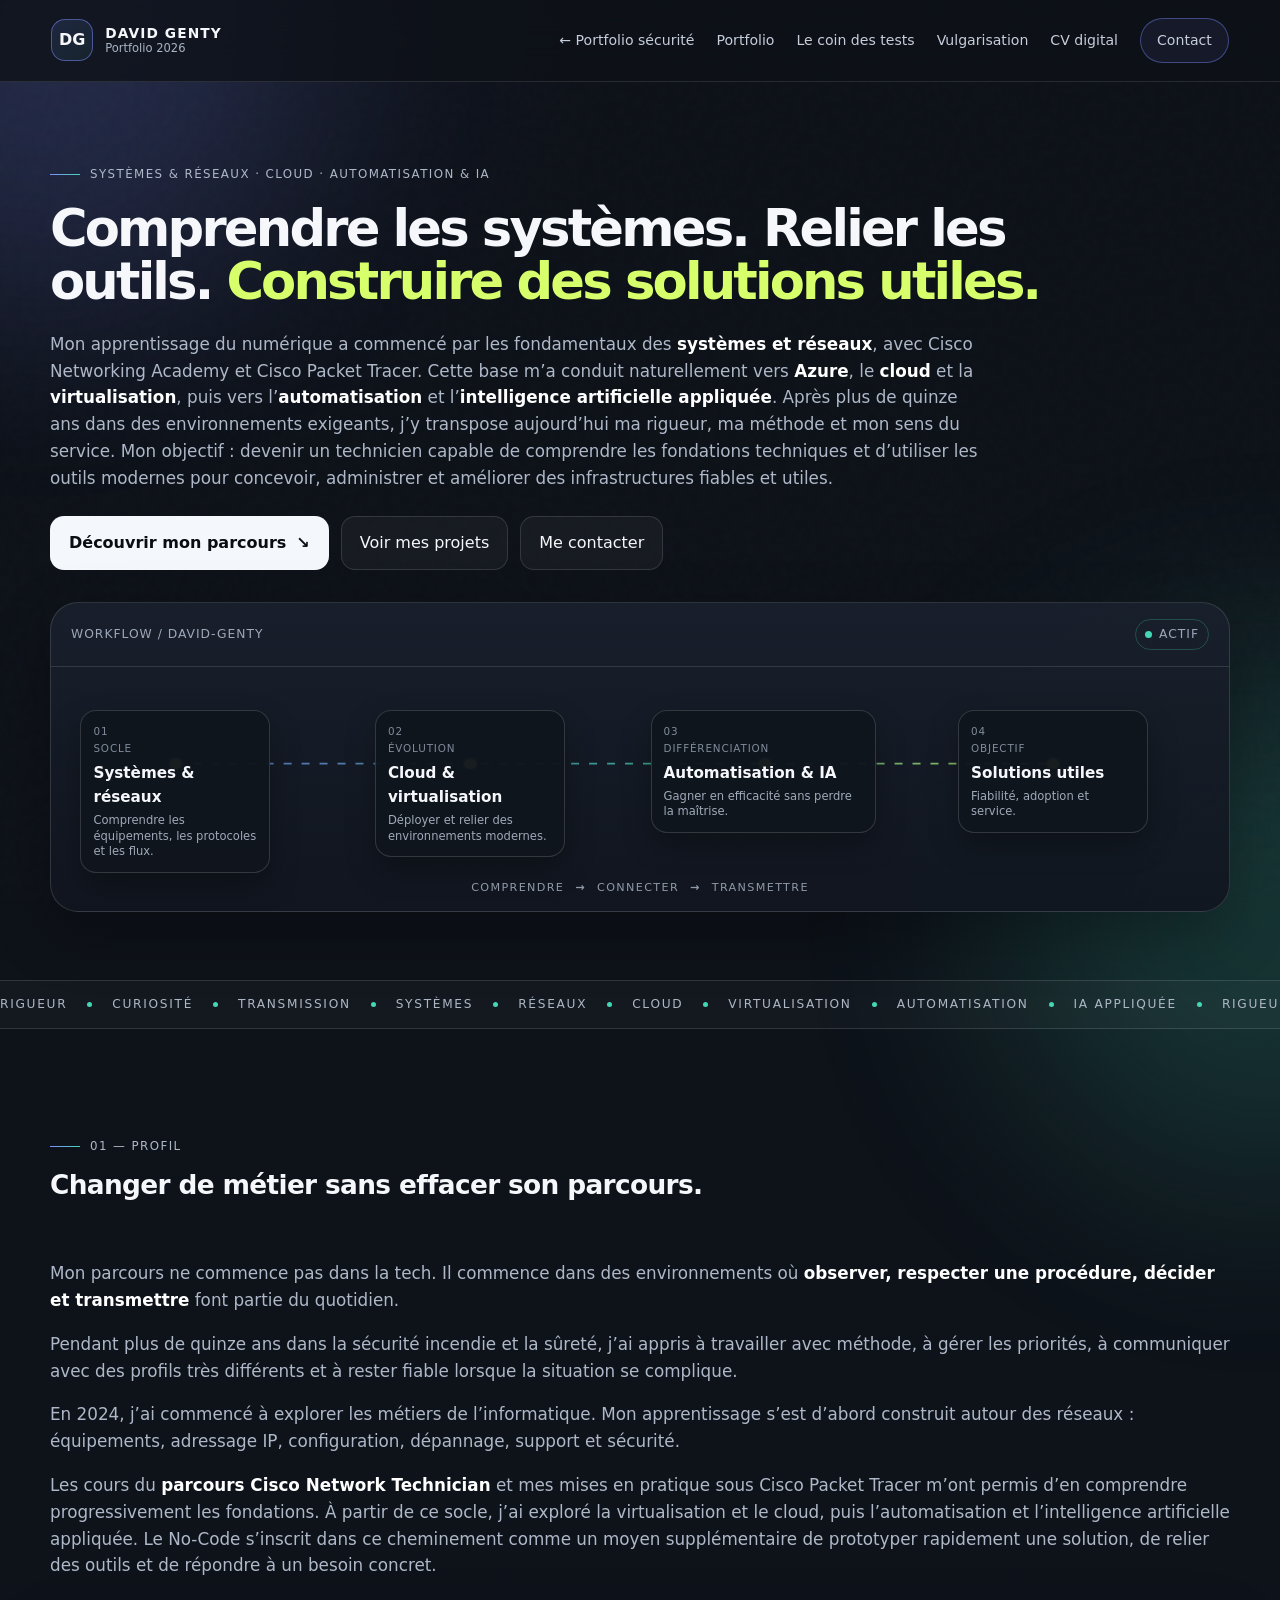
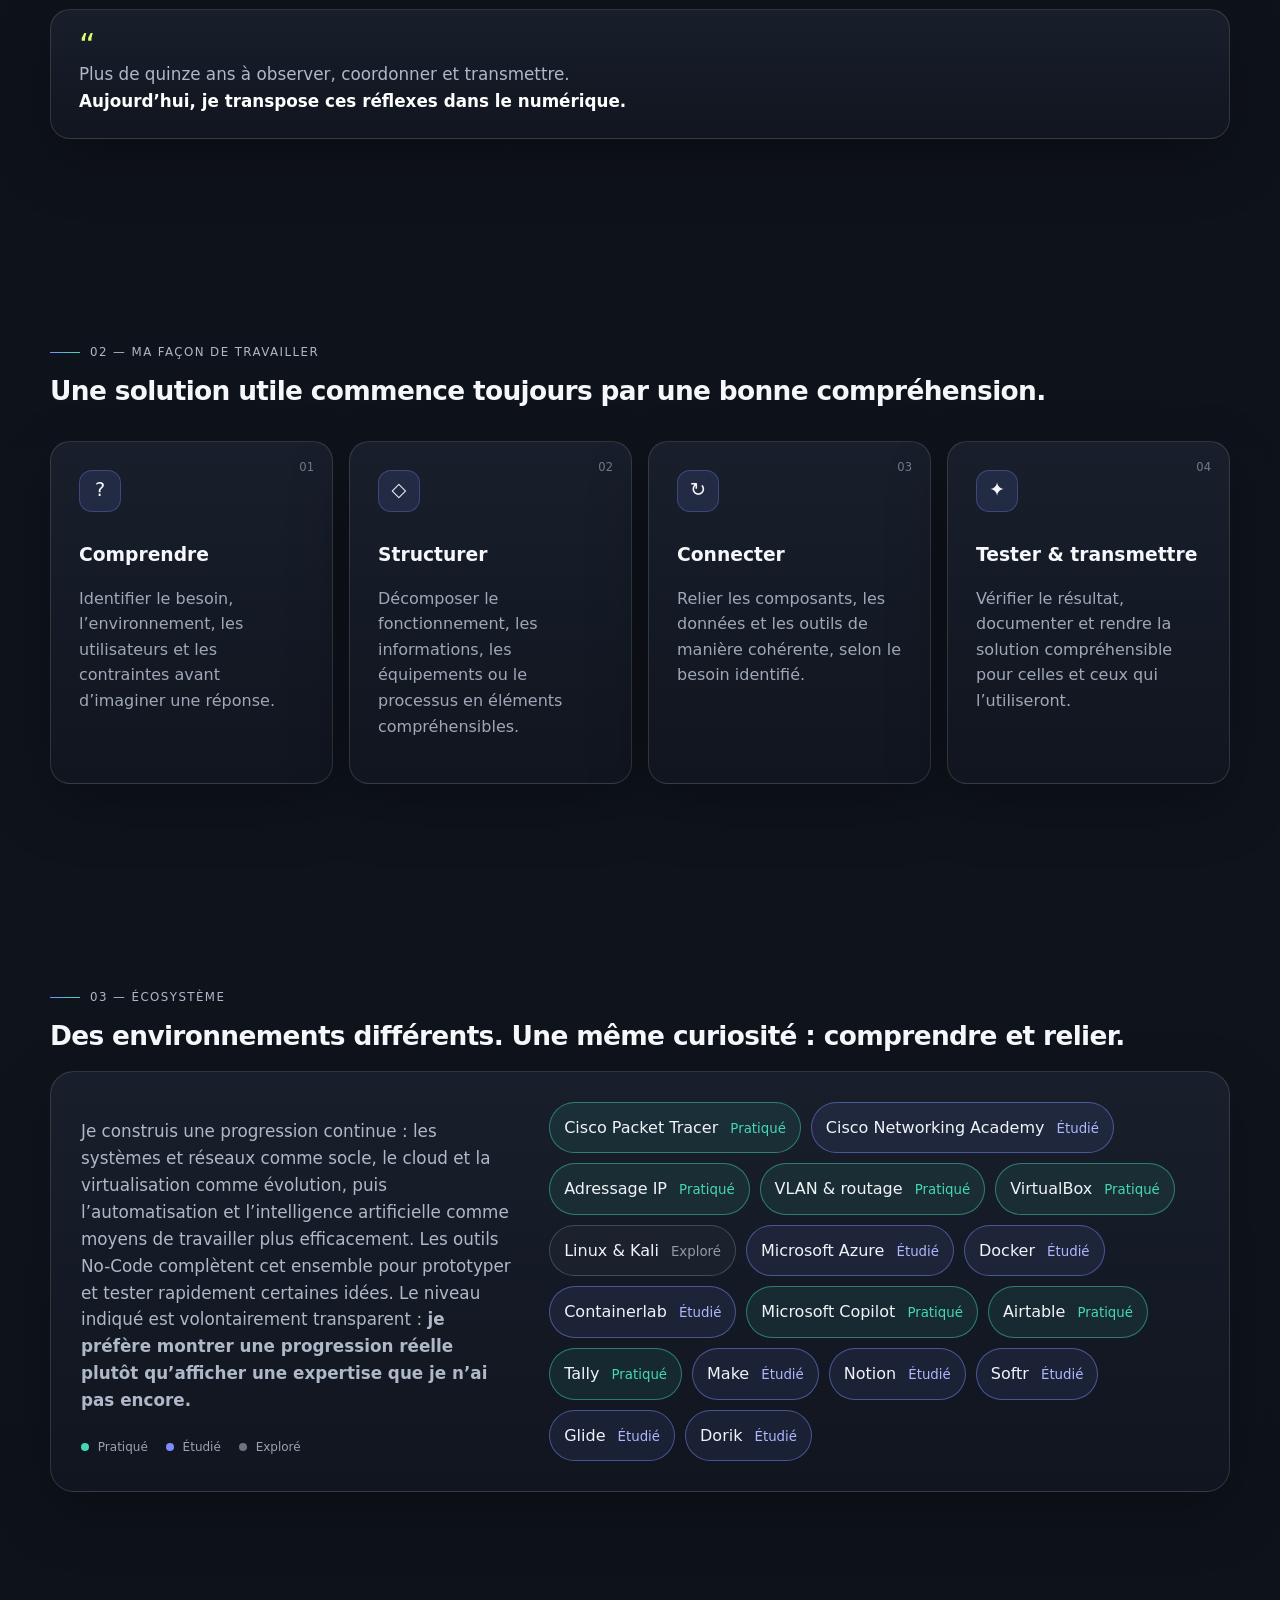
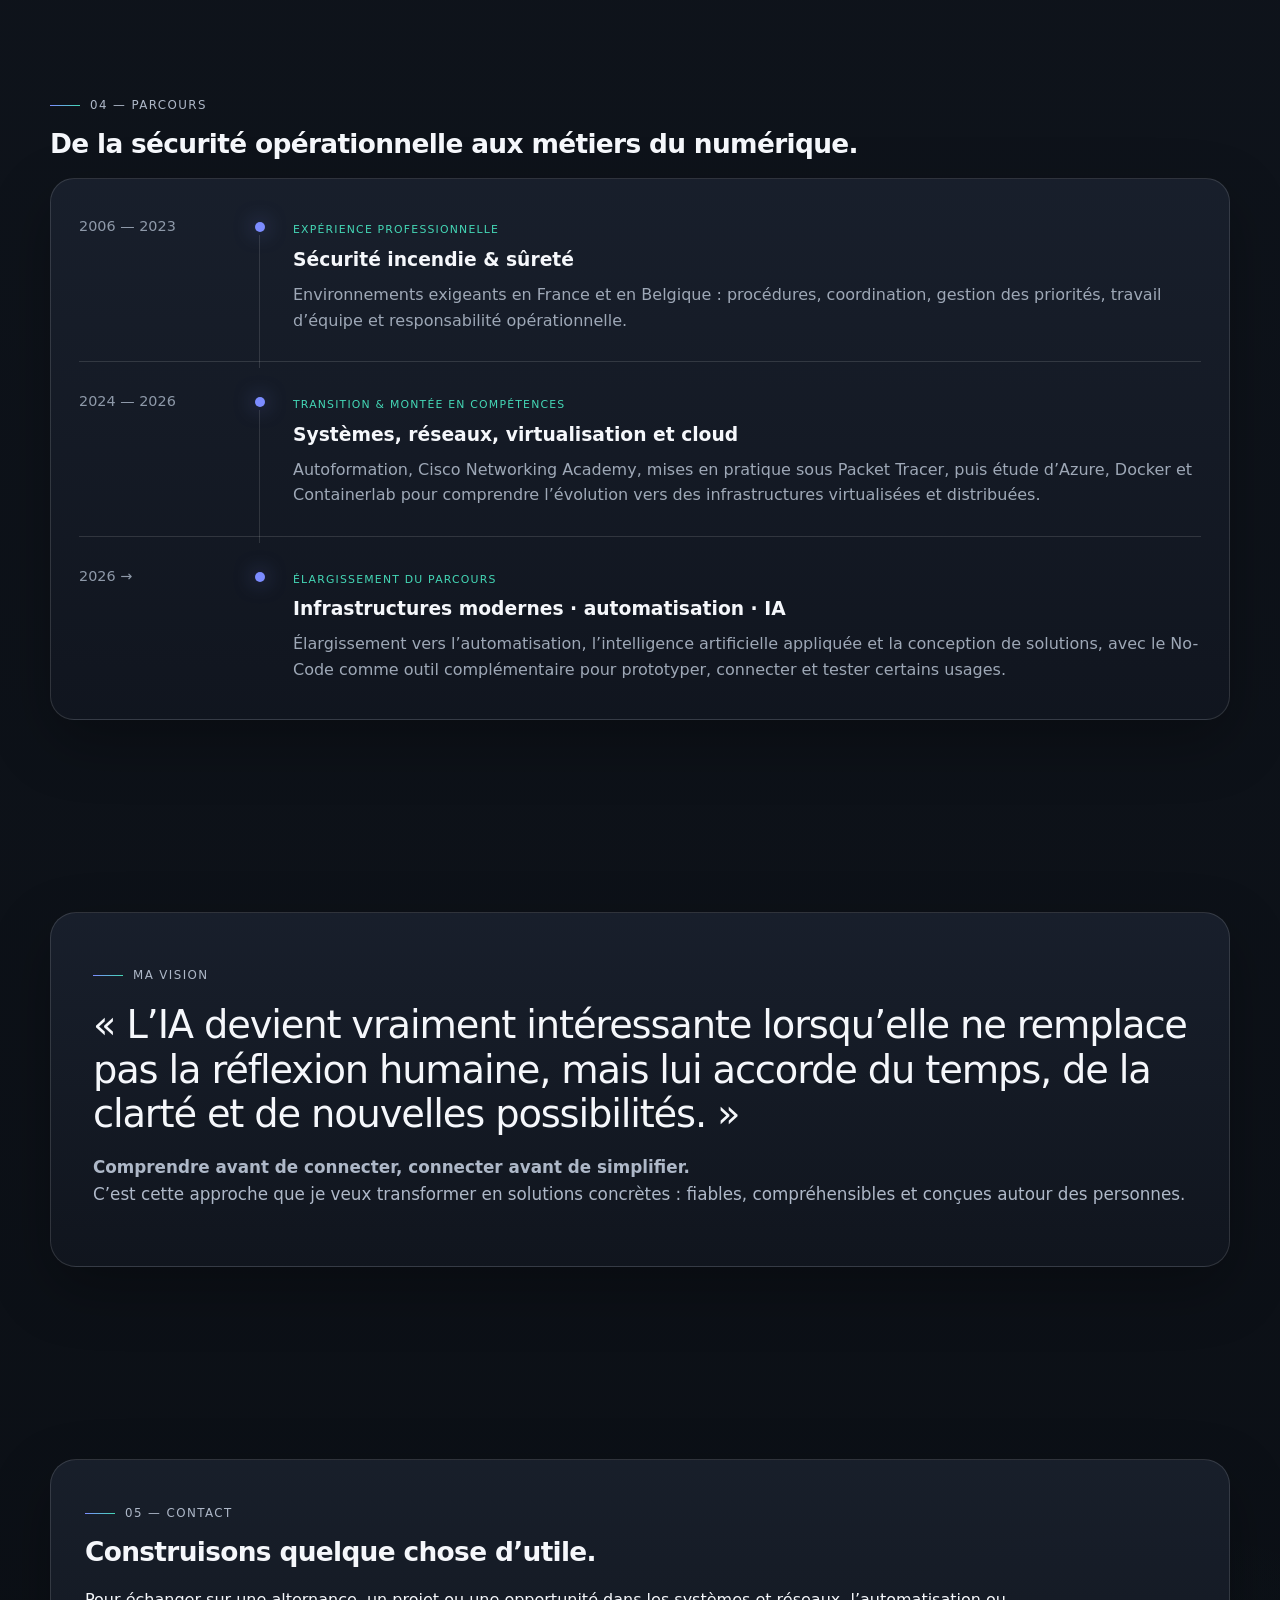
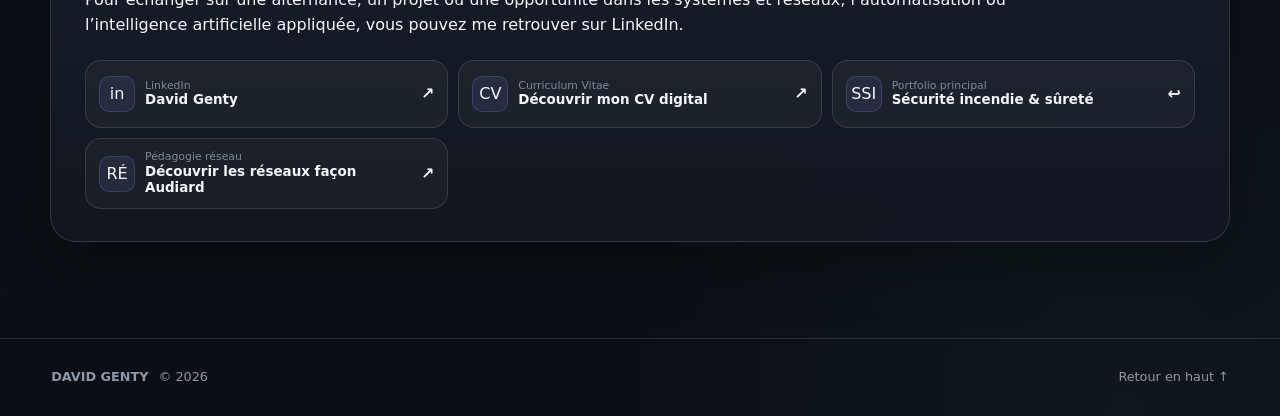
<file: informatique/index.html>
<!DOCTYPE html>
<html lang="fr">
<head>
  <meta charset="UTF-8" />
  <meta name="viewport" content="width=device-width, initial-scale=1.0" />
  <meta name="description" content="Portfolio de David Genty — systèmes, réseaux, automatisation et intelligence artificielle appliquée." />
  <meta name="theme-color" content="#090b10" />
  <title>David Genty — Systèmes · Réseaux · Automatisation · IA</title>
  <link rel="stylesheet" href="styles.css" />
</head>
<body class="portfolio-page">
  <div class="ambient ambient-one" aria-hidden="true"></div>
  <div class="ambient ambient-two" aria-hidden="true"></div>
  <div class="noise" aria-hidden="true"></div>

  <header class="site-header" id="top">
    <a class="brand" href="#top" aria-label="Accueil David Genty">
      <span class="brand-mark">DG</span>
      <span class="brand-copy">
        <strong>DAVID GENTY</strong>
        <small>Portfolio 2026</small>
      </span>
    </a>

    <button class="nav-toggle" aria-label="Ouvrir le menu" aria-expanded="false">
      <span></span><span></span>
    </button>

    <nav class="main-nav" aria-label="Navigation principale">
        <a class="nav-securite" href="../index.html">← Portfolio sécurité</a>
        <a href="#top">Portfolio</a>
      <a href="le-coin-des-tests.html">Le coin des tests</a>
      <a href="vulgarisation/index.html">Vulgarisation</a>
      <a href="cv.html">CV digital</a>
      <a class="nav-cta" href="#contact">Contact</a>
    </nav>
  </header>

  <main>
    <section class="hero section-shell" aria-labelledby="hero-title">
      <div class="hero-copy reveal">
        <p class="eyebrow"><span></span> Systèmes & réseaux · Cloud · Automatisation & IA</p>
        <h1 id="hero-title">
          Comprendre les systèmes. Relier les outils. <em>Construire des solutions utiles.</em>
        </h1>
        <p class="hero-intro">
          Mon apprentissage du numérique a commencé par les fondamentaux des <strong>systèmes et réseaux</strong>,
          avec Cisco Networking Academy et Cisco Packet Tracer. Cette base m’a conduit naturellement vers <strong>Azure</strong>,
          le <strong>cloud</strong> et la <strong>virtualisation</strong>, puis vers l’<strong>automatisation</strong> et l’<strong>intelligence artificielle appliquée</strong>.
          Après plus de quinze ans dans des environnements exigeants, j’y transpose aujourd’hui ma rigueur, ma méthode et mon sens du service.
          Mon objectif : devenir un technicien capable de comprendre les fondations techniques et d’utiliser les outils modernes pour concevoir, administrer et améliorer des infrastructures fiables et utiles.
        </p>
        <div class="hero-actions">
          <a class="button button-primary" href="#parcours">Découvrir mon parcours <span>↘</span></a>
          <a class="button button-ghost" href="le-coin-des-tests.html#stations">Voir mes projets</a>
          <a class="button button-ghost" href="#contact">Me contacter</a>
        </div>
      </div>

      <div class="hero-visual reveal" aria-label="Workflow illustrant le parcours des systèmes et réseaux vers le cloud, l’automatisation et l’intelligence artificielle">
        <div class="workflow-card">
          <div class="workflow-topline">
            <span>workflow / david-genty</span>
            <span class="live-pill"><i></i> actif</span>
          </div>

          <svg class="workflow-lines" viewBox="0 0 1180 300" preserveAspectRatio="none" role="img" aria-label="Progression des systèmes et réseaux vers le cloud, l’automatisation, l’intelligence artificielle et les solutions utiles">
            <defs>
              <linearGradient id="pathGradient" gradientUnits="userSpaceOnUse" x1="125" y1="130" x2="1004" y2="130">
                <stop offset="0%" stop-color="#7c8cff" />
                <stop offset="55%" stop-color="#44d7b6" />
                <stop offset="100%" stop-color="#d6ff6b" />
              </linearGradient>
              <filter id="glow">
                <feGaussianBlur stdDeviation="4" result="blur" />
                <feMerge><feMergeNode in="blur"/><feMergeNode in="SourceGraphic"/></feMerge>
              </filter>
            </defs>

            <!-- Une ligne continue relie les quatre étapes du parcours. -->
            <path class="flow-path path-main" d="M125 130 H1004" />

            <!-- Chaque point est centré derrière le cadre correspondant. -->
            <circle class="pulse-dot dot-a" cx="125" cy="130" r="6" />
            <circle class="pulse-dot dot-b" cx="420" cy="130" r="6" />
            <circle class="pulse-dot dot-c" cx="715" cy="130" r="6" />
            <circle class="pulse-dot dot-d" cx="1004" cy="130" r="6" />
          </svg>

          <div class="node node-need">
            <span class="node-index">01</span>
            <small>Socle</small>
            <strong>Systèmes & réseaux</strong>
            <p>Comprendre les équipements, les protocoles et les flux.</p>
          </div>

          <div class="node node-nocode">
            <span class="node-index">02</span>
            <small>Évolution</small>
            <strong>Cloud & virtualisation</strong>
            <p>Déployer et relier des environnements modernes.</p>
          </div>

          <div class="node node-ai">
            <span class="node-index">03</span>
            <small>Différenciation</small>
            <strong>Automatisation & IA</strong>
            <p>Gagner en efficacité sans perdre la maîtrise.</p>
          </div>

          <div class="node node-impact">
            <span class="node-index">04</span>
            <small>Objectif</small>
            <strong>Solutions utiles</strong>
            <p>Fiabilité, adoption et service.</p>
          </div>

          <div class="flow-caption">
            <span>COMPRENDRE</span><b>→</b><span>CONNECTER</span><b>→</b><span>TRANSMETTRE</span>
          </div>
        </div>
      </div>
    </section>

    <section class="statement-strip" aria-label="Positionnement">
      <div class="marquee-track">
        <span>RIGUEUR</span><i></i><span>CURIOSITÉ</span><i></i><span>TRANSMISSION</span><i></i><span>SYSTÈMES</span><i></i><span>RÉSEAUX</span><i></i><span>CLOUD</span><i></i><span>VIRTUALISATION</span><i></i><span>AUTOMATISATION</span><i></i><span>IA APPLIQUÉE</span><i></i>
        <span>RIGUEUR</span><i></i><span>CURIOSITÉ</span><i></i><span>TRANSMISSION</span><i></i><span>SYSTÈMES</span><i></i><span>RÉSEAUX</span><i></i><span>CLOUD</span><i></i><span>VIRTUALISATION</span><i></i><span>AUTOMATISATION</span><i></i><span>IA APPLIQUÉE</span><i></i>
      </div>
    </section>

    <section class="section-shell split-section" id="profil">
      <div class="section-heading reveal">
        <p class="eyebrow"><span></span> 01 — Profil</p>
        <h2>Changer de métier sans effacer son parcours.</h2>
      </div>
      <div class="profile-copy reveal">
        <p class="lead">
          Mon parcours ne commence pas dans la tech. Il commence dans des environnements où <strong>observer, respecter une procédure,
          décider et transmettre</strong> font partie du quotidien.
        </p>
        <p>
          Pendant plus de quinze ans dans la sécurité incendie et la sûreté, j’ai appris à travailler avec méthode, à gérer les priorités,
          à communiquer avec des profils très différents et à rester fiable lorsque la situation se complique.
        </p>
        <p>
          En 2024, j’ai commencé à explorer les métiers de l’informatique. Mon apprentissage s’est d’abord construit autour des réseaux :
          équipements, adressage IP, configuration, dépannage, support et sécurité.
        </p>
        <p>
          Les cours du <strong>parcours Cisco Network Technician</strong> et mes mises en pratique sous Cisco Packet Tracer m’ont permis
          d’en comprendre progressivement les fondations. À partir de ce socle, j’ai exploré la virtualisation et le cloud,
          puis l’automatisation et l’intelligence artificielle appliquée. Le No-Code s’inscrit dans ce cheminement comme un moyen
          supplémentaire de prototyper rapidement une solution, de relier des outils et de répondre à un besoin concret.
        </p>
        <div class="quote-card">
          <span class="quote-mark">“</span>
          <p>Plus de quinze ans à observer, coordonner et transmettre.<br /><strong>Aujourd’hui, je transpose ces réflexes dans le numérique.</strong></p>
        </div>
      </div>
    </section>

    <section class="section-shell" id="approche">
      <div class="section-heading compact reveal">
        <p class="eyebrow"><span></span> 02 — Ma façon de travailler</p>
        <h2>Une solution utile commence toujours par une bonne compréhension.</h2>
      </div>

      <div class="method-grid">
        <article class="method-card reveal">
          <span class="card-number">01</span>
          <div class="method-icon">?</div>
          <h3>Comprendre</h3>
          <p>Identifier le besoin, l’environnement, les utilisateurs et les contraintes avant d’imaginer une réponse.</p>
        </article>
        <article class="method-card reveal">
          <span class="card-number">02</span>
          <div class="method-icon">◇</div>
          <h3>Structurer</h3>
          <p>Décomposer le fonctionnement, les informations, les équipements ou le processus en éléments compréhensibles.</p>
        </article>
        <article class="method-card reveal">
          <span class="card-number">03</span>
          <div class="method-icon">↻</div>
          <h3>Connecter</h3>
          <p>Relier les composants, les données et les outils de manière cohérente, selon le besoin identifié.</p>
        </article>
        <article class="method-card reveal">
          <span class="card-number">04</span>
          <div class="method-icon">✦</div>
          <h3>Tester & transmettre</h3>
          <p>Vérifier le résultat, documenter et rendre la solution compréhensible pour celles et ceux qui l’utiliseront.</p>
        </article>
      </div>
    </section>

    <section class="section-shell" id="outils">
      <div class="section-heading reveal">
        <p class="eyebrow"><span></span> 03 — Écosystème</p>
        <h2>Des environnements différents. Une même curiosité : comprendre et relier.</h2>
      </div>

      <div class="tools-layout">
        <div class="tools-intro reveal">
          <p>
            Je construis une progression continue : les systèmes et réseaux comme socle, le cloud et la virtualisation comme évolution,
            puis l’automatisation et l’intelligence artificielle comme moyens de travailler plus efficacement. Les outils No-Code complètent cet ensemble pour prototyper et tester rapidement certaines idées.
            Le niveau indiqué est volontairement transparent :
            <strong>je préfère montrer une progression réelle plutôt qu’afficher une expertise que je n’ai pas encore.</strong>
          </p>
          <div class="legend">
            <span><i class="level practiced"></i> Pratiqué</span>
            <span><i class="level studied"></i> Étudié</span>
            <span><i class="level explored"></i> Exploré</span>
          </div>
        </div>

        <div class="tool-cloud reveal">
          <span class="tool-chip practiced">Cisco Packet Tracer <small>Pratiqué</small></span>
          <span class="tool-chip studied">Cisco Networking Academy <small>Étudié</small></span>
          <span class="tool-chip practiced">Adressage IP <small>Pratiqué</small></span>
          <span class="tool-chip practiced">VLAN & routage <small>Pratiqué</small></span>
          <span class="tool-chip practiced">VirtualBox <small>Pratiqué</small></span>
          <span class="tool-chip explored">Linux & Kali <small>Exploré</small></span>
          <span class="tool-chip studied">Microsoft Azure <small>Étudié</small></span>
          <span class="tool-chip studied">Docker <small>Étudié</small></span>
          <span class="tool-chip studied">Containerlab <small>Étudié</small></span>
          <span class="tool-chip practiced">Microsoft Copilot <small>Pratiqué</small></span>
          <span class="tool-chip practiced">Airtable <small>Pratiqué</small></span>
          <span class="tool-chip practiced">Tally <small>Pratiqué</small></span>
          <span class="tool-chip studied">Make <small>Étudié</small></span>
          <span class="tool-chip studied">Notion <small>Étudié</small></span>
          <span class="tool-chip studied">Softr <small>Étudié</small></span>
          <span class="tool-chip studied">Glide <small>Étudié</small></span>
          <span class="tool-chip studied">Dorik <small>Étudié</small></span>
        </div>
      </div>
    </section>

    <section class="section-shell" id="parcours">
      <div class="section-heading reveal">
        <p class="eyebrow"><span></span> 04 — Parcours</p>
        <h2>De la sécurité opérationnelle aux métiers du numérique.</h2>
      </div>

      <div class="timeline reveal">
        <article class="timeline-row">
          <div class="timeline-date">2006 — 2023</div>
          <div class="timeline-dot"></div>
          <div class="timeline-content">
            <span class="timeline-label">Expérience professionnelle</span>
            <h3>Sécurité incendie & sûreté</h3>
            <p>
              Environnements exigeants en France et en Belgique : procédures, coordination, gestion des priorités, travail d’équipe et responsabilité opérationnelle.
            </p>
          </div>
        </article>

        <article class="timeline-row">
          <div class="timeline-date">2024 — 2026</div>
          <div class="timeline-dot"></div>
          <div class="timeline-content">
            <span class="timeline-label">Transition & montée en compétences</span>
            <h3>Systèmes, réseaux, virtualisation et cloud</h3>
            <p>
              Autoformation, Cisco Networking Academy, mises en pratique sous Packet Tracer, puis étude d’Azure, Docker et Containerlab pour comprendre l’évolution vers des infrastructures virtualisées et distribuées.
            </p>
          </div>
        </article>

        <article class="timeline-row timeline-current">
          <div class="timeline-date">2026 →</div>
          <div class="timeline-dot"></div>
          <div class="timeline-content">
            <span class="timeline-label">Élargissement du parcours</span>
            <h3>Infrastructures modernes · automatisation · IA</h3>
            <p>
              Élargissement vers l’automatisation, l’intelligence artificielle appliquée et la conception de solutions, avec le No-Code comme outil complémentaire pour prototyper, connecter et tester certains usages.
            </p>
          </div>
        </article>
      </div>
    </section>

    <section class="section-shell vision-section">
      <div class="vision-panel reveal">
        <p class="eyebrow"><span></span> Ma vision</p>
        <blockquote>
          « L’IA devient vraiment intéressante lorsqu’elle ne remplace pas la réflexion humaine,
          mais lui accorde du temps, de la clarté et de nouvelles possibilités. »
        </blockquote>
        <p class="vision-note">
          <strong>Comprendre avant de connecter, connecter avant de simplifier.</strong><br />
          C’est cette approche que je veux transformer en solutions concrètes : fiables, compréhensibles et conçues autour des personnes.
        </p>
      </div>
    </section>

    <section class="section-shell contact-section" id="contact">
      <div class="contact-panel reveal">
        <div>
          <p class="eyebrow"><span></span> 05 — Contact</p>
          <h2>Construisons quelque chose d’utile.</h2>
          <p>
            Pour échanger sur une alternance, un projet ou une opportunité dans les systèmes et réseaux, l’automatisation ou l’intelligence artificielle appliquée, vous pouvez me retrouver sur LinkedIn.
          </p>
        </div>
        <div class="contact-actions">
          <a class="contact-link" href="https://www.linkedin.com/in/david--genty/" target="_blank" rel="noopener noreferrer">
            <span class="contact-icon">in</span>
            <span><small>LinkedIn</small><strong>David Genty</strong></span>
            <b>↗</b>
          </a>
          <a class="contact-link" href="cv.html">
            <span class="contact-icon">CV</span>
            <span><small>Curriculum Vitae</small><strong>Découvrir mon CV digital</strong></span>
            <b>↗</b>
          </a>
          <a class="contact-link" href="../index.html">
            <span class="contact-icon">SSI</span>
            <span><small>Portfolio principal</small><strong>Sécurité incendie &amp; sûreté</strong></span>
            <b>↩</b>
          </a>
          <a class="contact-link" href="vulgarisation/index.html">
            <span class="contact-icon">RÉ</span>
            <span><small>Pédagogie réseau</small><strong>Découvrir les réseaux façon Audiard</strong></span>
            <b>↗</b>
          </a>
        </div>
      </div>
    </section>
  </main>

  <footer class="site-footer">
    <div><strong>DAVID GENTY</strong><span>© 2026</span></div>
    <a href="#top">Retour en haut ↑</a>
  </footer>

  <script src="script.js"></script>
</body>
</html>
</file>
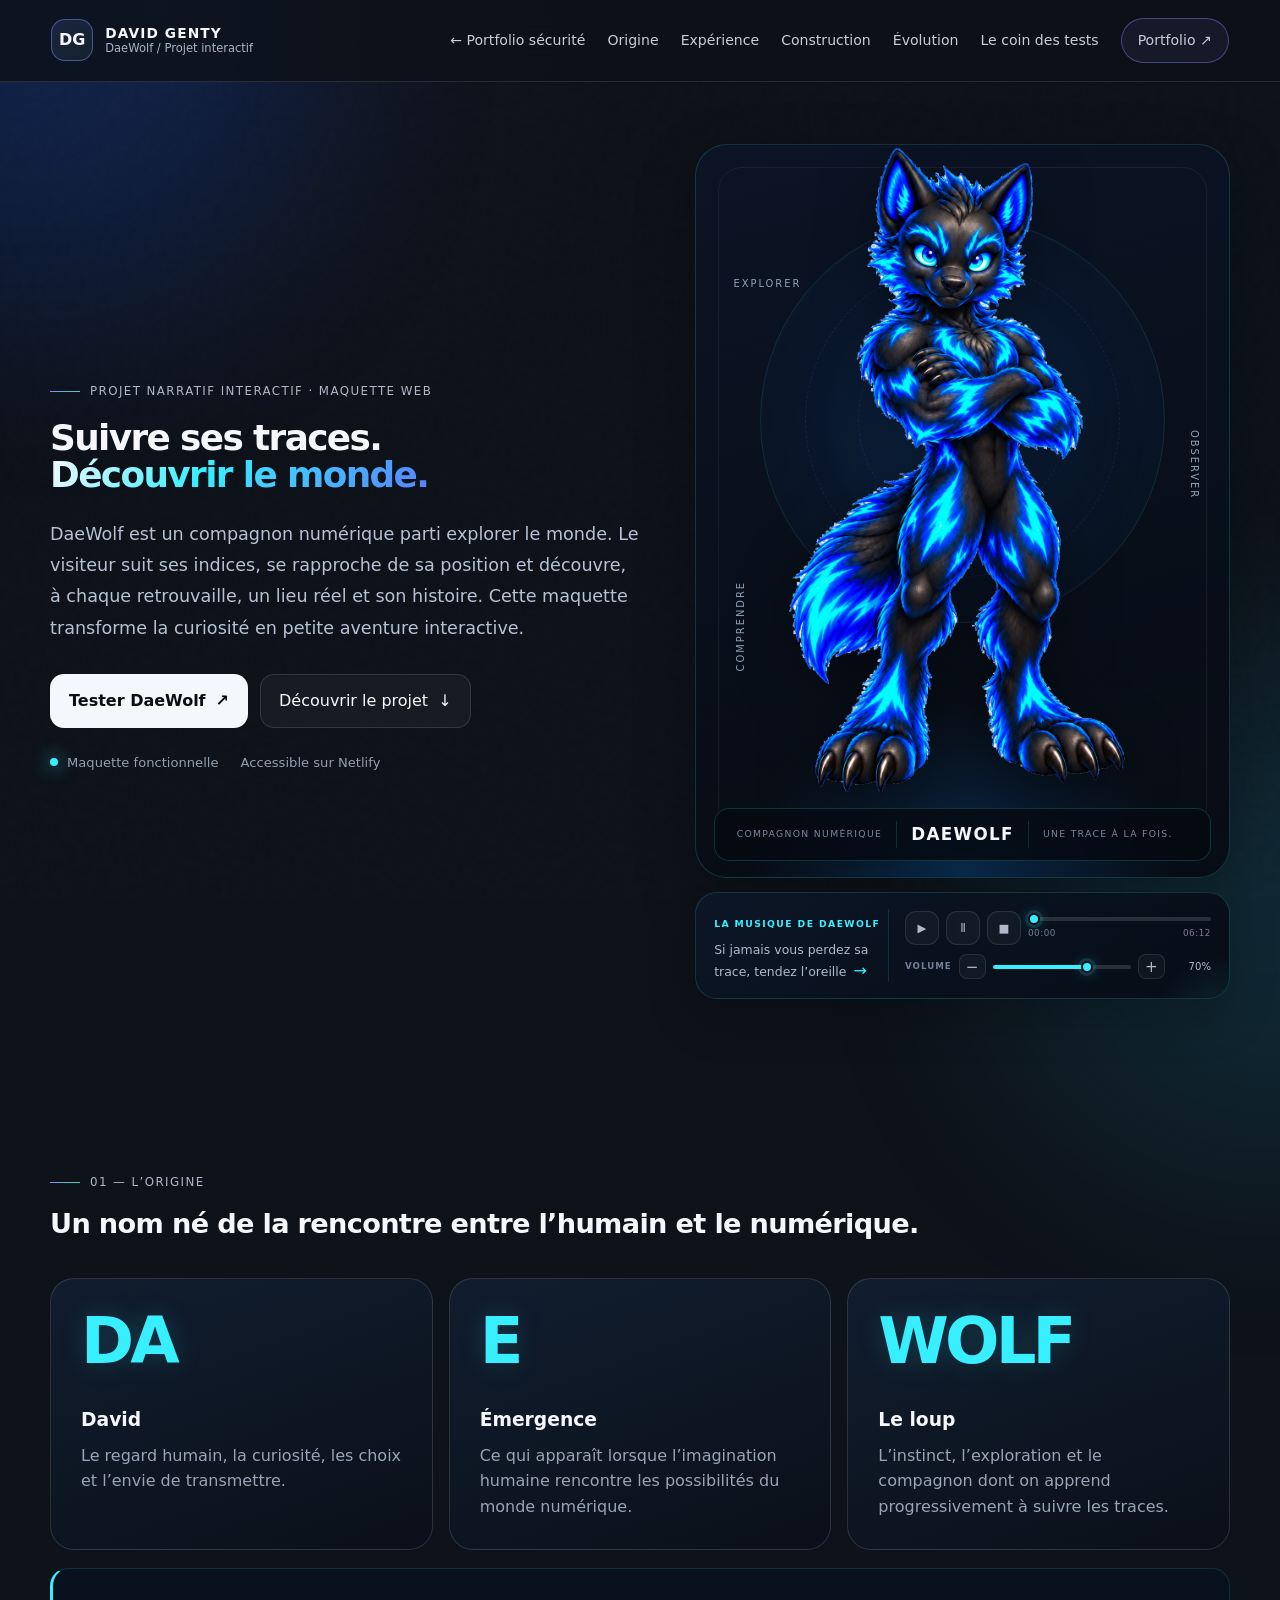
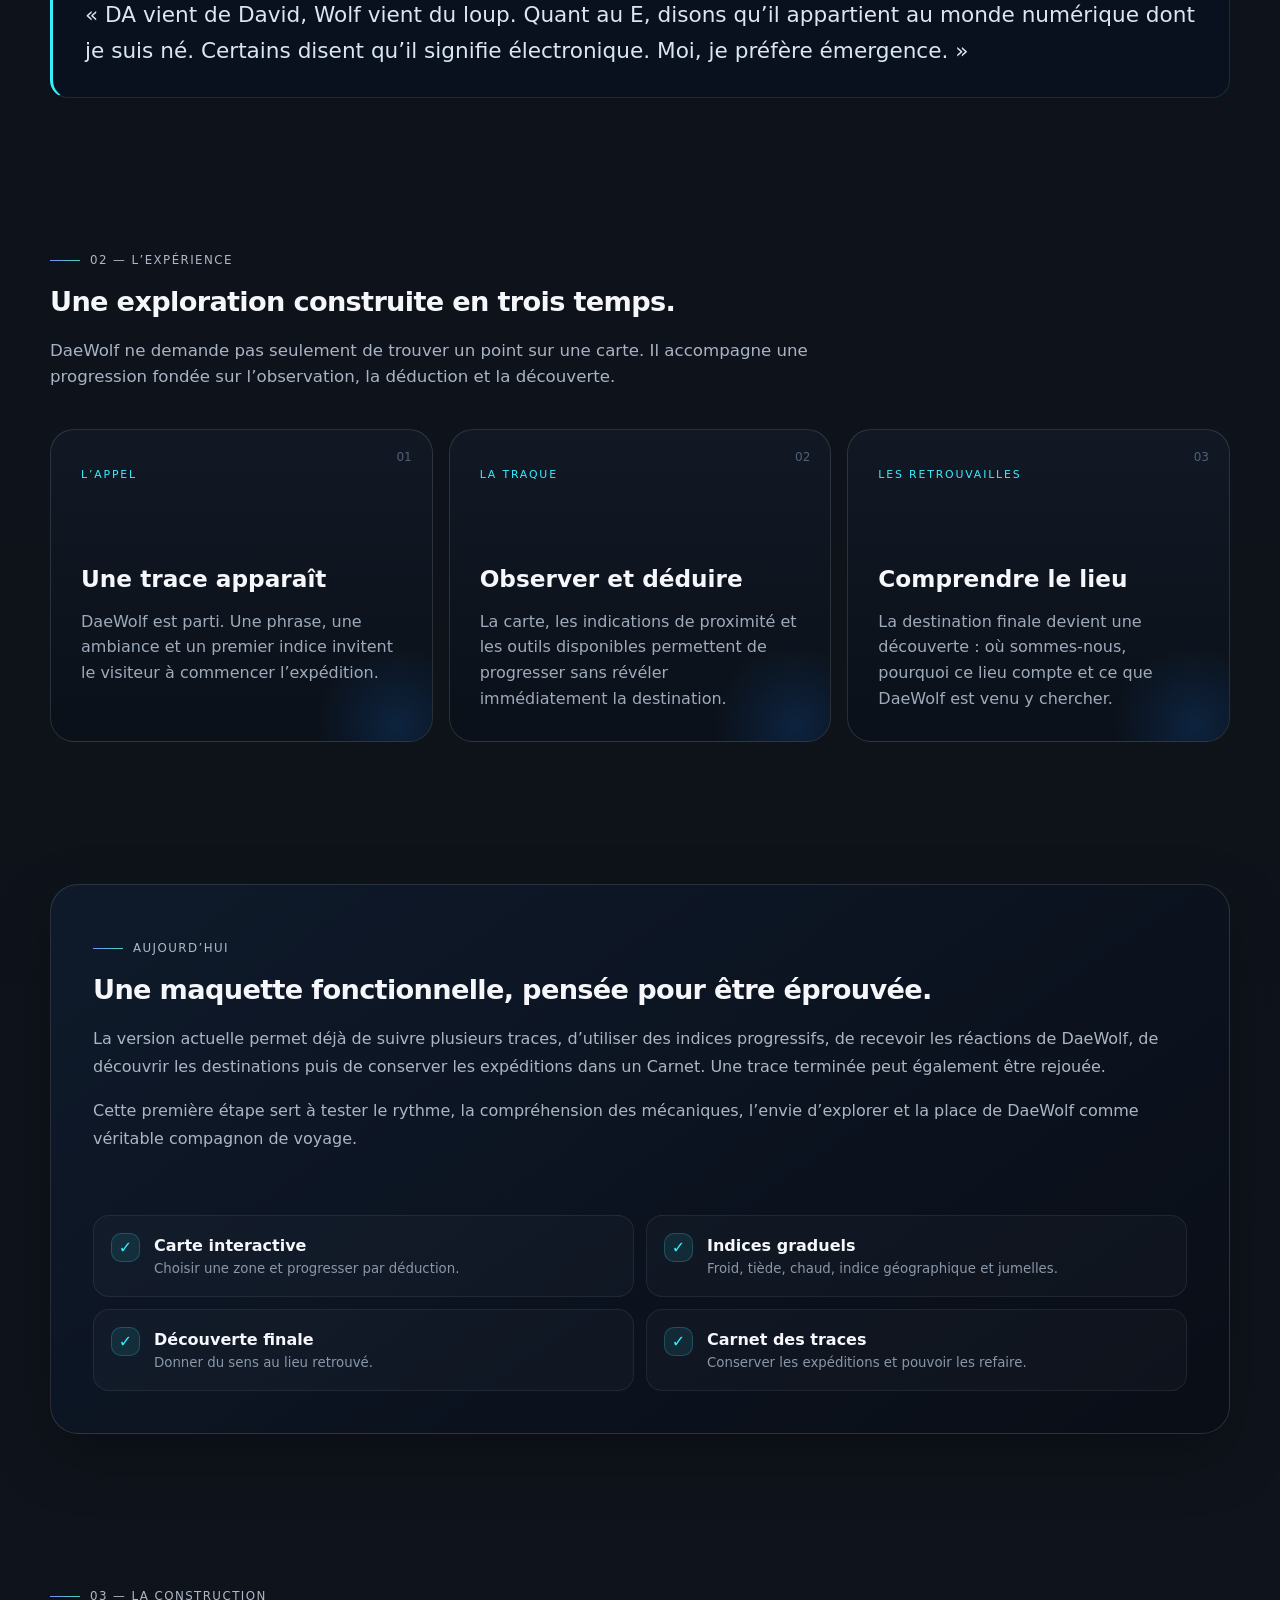
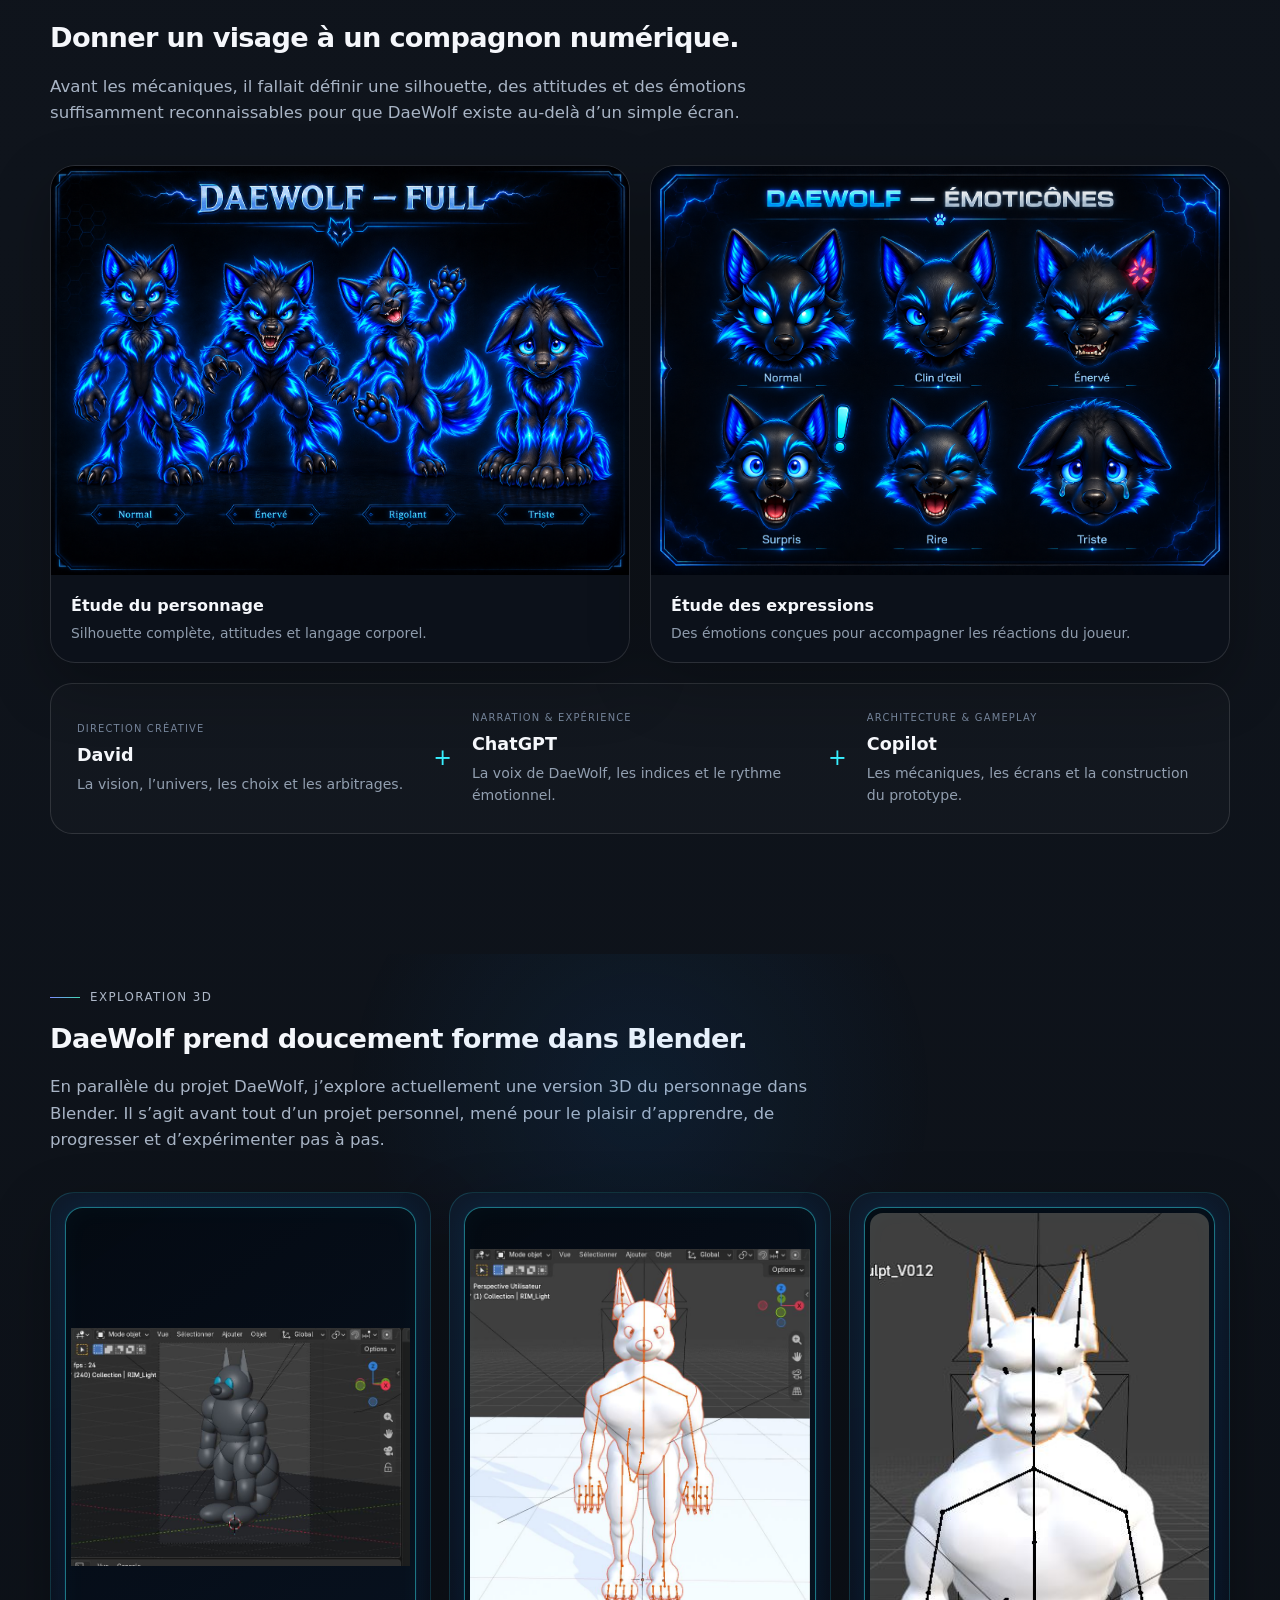
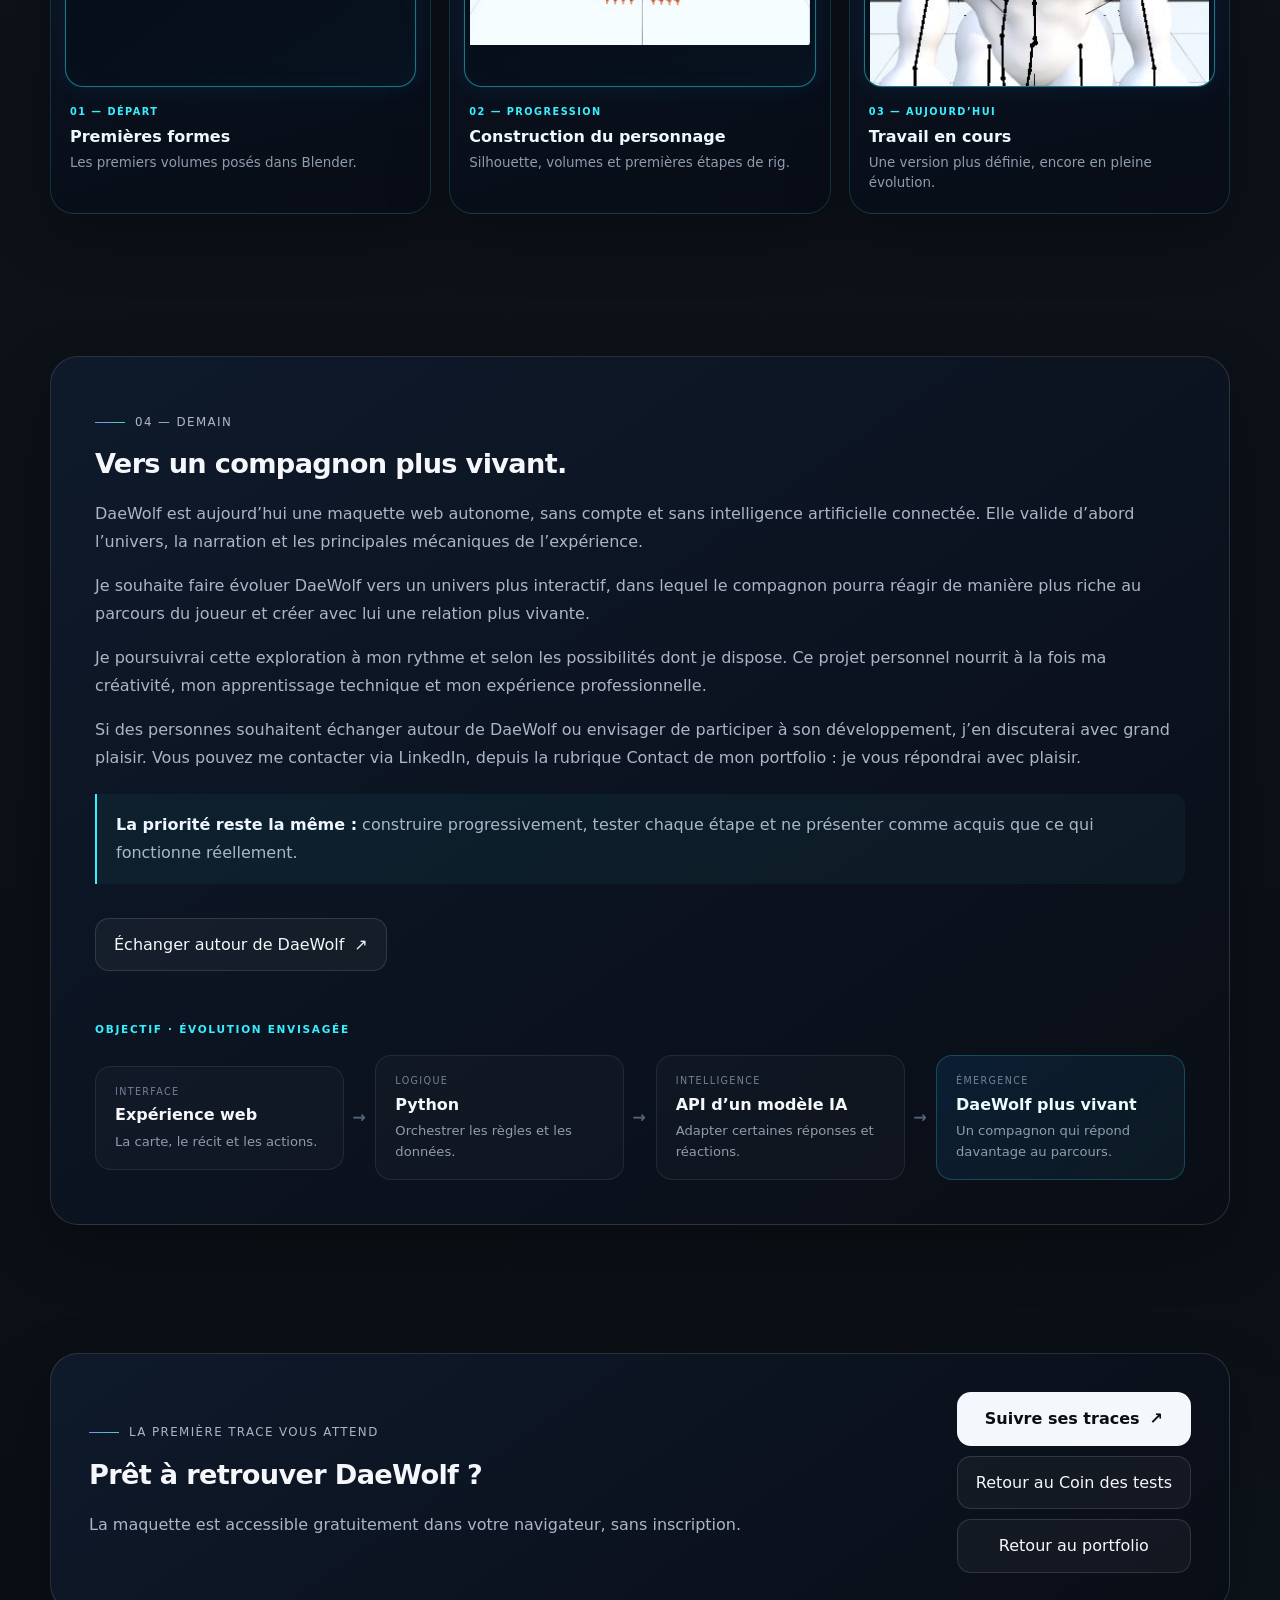
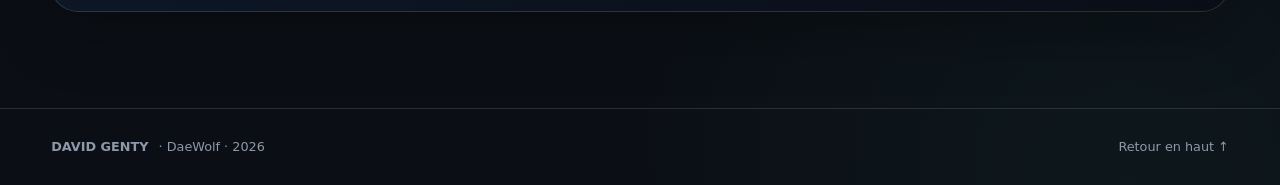
<file: informatique/daewolf/index.html>
<!DOCTYPE html>
<html lang="fr">
<head>
  <meta charset="UTF-8" />
  <meta name="viewport" content="width=device-width, initial-scale=1.0" />
  <meta name="description" content="DaeWolf — expérience narrative interactive imaginée par David Genty : suivre les traces d’un compagnon numérique pour découvrir le monde." />
  <meta name="theme-color" content="#090b10" />
  <title>DaeWolf — Une expérience narrative interactive</title>
  <link rel="stylesheet" href="../styles.css" />
  <link rel="stylesheet" href="daewolf.css?v=20261006-3d" />
</head>
<body class="daewolf-page">
  <div class="ambient ambient-one" aria-hidden="true"></div>
  <div class="ambient ambient-two" aria-hidden="true"></div>
  <div class="noise" aria-hidden="true"></div>

  <header class="site-header" id="top">
    <a class="brand" href="../index.html" aria-label="Retour au portfolio de David Genty">
      <span class="brand-mark">DG</span>
      <span class="brand-copy">
        <strong>DAVID GENTY</strong>
        <small>DaeWolf / Projet interactif</small>
      </span>
    </a>

    <button class="nav-toggle" aria-label="Ouvrir le menu" aria-expanded="false">
      <span></span><span></span>
    </button>

    <nav class="main-nav" aria-label="Navigation de la page DaeWolf">
      <a class="nav-securite" href="../../index.html">← Portfolio sécurité</a>
      <a href="#origine">Origine</a>
      <a href="#experience">Expérience</a>
      <a href="#construction">Construction</a>
      <a href="#evolution">Évolution</a>
      <a href="../le-coin-des-tests.html">Le coin des tests</a>
      <a class="nav-cta" href="../index.html">Portfolio ↗</a>
    </nav>
  </header>

  <main>
    <section class="dw-hero section-shell" aria-labelledby="dw-title">
      <div class="dw-hero-copy reveal">
        <p class="eyebrow"><span></span> Projet narratif interactif · Maquette web</p>
        <h1 id="dw-title">Suivre ses traces. <em>Découvrir le monde.</em></h1>
        <p class="dw-lead">
          DaeWolf est un compagnon numérique parti explorer le monde. Le visiteur suit ses indices,
          se rapproche de sa position et découvre, à chaque retrouvaille, un lieu réel et son histoire.
          Cette maquette transforme la curiosité en petite aventure interactive.
        </p>
        <div class="dw-actions">
          <a class="button button-primary" href="https://daewolf.netlify.app/" target="_blank" rel="noopener noreferrer">Tester DaeWolf <span>↗</span></a>
          <a class="button button-ghost" href="#origine">Découvrir le projet <span>↓</span></a>
        </div>
        <div class="dw-status" aria-label="État du projet">
          <span><i></i> Maquette fonctionnelle</span>
          <span>Accessible sur Netlify</span>
        </div>
      </div>

      <div class="dw-visual-stack">
        <div class="dw-portrait-wrap reveal" aria-label="DaeWolf, compagnon numérique du projet">
          <div class="dw-orbit" aria-hidden="true"></div>
          <span class="dw-word word-one">EXPLORER</span>
          <span class="dw-word word-two">OBSERVER</span>
          <span class="dw-word word-three">COMPRENDRE</span>
          <img src="images/daewolf-portrait.png" alt="DaeWolf debout, les bras croisés, regardant le visiteur avec assurance" />
          <div class="dw-id-card">
            <small>COMPAGNON NUMÉRIQUE</small>
            <strong>DAEWOLF</strong>
            <span>Une trace à la fois.</span>
          </div>
        </div>

        <section class="dw-audio-player reveal" data-dw-audio-player aria-label="Lecteur de la musique de DaeWolf">
          <div class="dw-audio-copy">
            <small>LA MUSIQUE DE DAEWOLF</small>
            <p>Si jamais vous perdez sa trace, tendez l’oreille <span aria-hidden="true">→</span></p>
          </div>

          <div class="dw-audio-console">
            <audio preload="metadata">
              <source src="audio/daewolf-theme.mp3" type="audio/mpeg" />
              Votre navigateur ne permet pas de lire cette musique.
            </audio>

            <div class="dw-audio-transport">
              <button class="dw-audio-button" type="button" data-audio-action="play" aria-label="Lire la musique" title="Lecture">
                <span aria-hidden="true">▶</span>
              </button>
              <button class="dw-audio-button" type="button" data-audio-action="pause" aria-label="Mettre la musique en pause" title="Pause">
                <span aria-hidden="true">Ⅱ</span>
              </button>
              <button class="dw-audio-button" type="button" data-audio-action="stop" aria-label="Arrêter la musique" title="Arrêt">
                <span aria-hidden="true">■</span>
              </button>

              <div class="dw-audio-timeline">
                <input class="dw-audio-range" type="range" min="0" max="100" value="0" step="0.1" data-audio-progress aria-label="Position dans la musique" />
                <div class="dw-audio-time" aria-label="Temps de lecture">
                  <span data-audio-current>00:00</span>
                  <span data-audio-duration>--:--</span>
                </div>
              </div>
            </div>

            <div class="dw-audio-volume">
              <span>VOLUME</span>
              <button type="button" data-audio-action="volume-down" aria-label="Baisser le volume" title="Baisser le volume">−</button>
              <input class="dw-audio-range" type="range" min="0" max="100" value="70" step="1" data-audio-volume aria-label="Volume de la musique" />
              <button type="button" data-audio-action="volume-up" aria-label="Monter le volume" title="Monter le volume">+</button>
              <output data-audio-volume-output>70%</output>
            </div>
          </div>

          <span class="dw-audio-status" data-audio-status aria-live="polite">Musique en pause</span>
        </section>
      </div>
    </section>

    <section class="section-shell dw-section" id="origine">
      <div class="dw-heading reveal">
        <p class="eyebrow"><span></span> 01 — L’origine</p>
        <h2>Un nom né de la rencontre entre l’humain et le numérique.</h2>
      </div>

      <div class="origin-grid reveal">
        <article class="origin-card">
          <span class="origin-letter">DA</span>
          <h3>David</h3>
          <p>Le regard humain, la curiosité, les choix et l’envie de transmettre.</p>
        </article>
        <article class="origin-card">
          <span class="origin-letter">E</span>
          <h3>Émergence</h3>
          <p>Ce qui apparaît lorsque l’imagination humaine rencontre les possibilités du monde numérique.</p>
        </article>
        <article class="origin-card">
          <span class="origin-letter">WOLF</span>
          <h3>Le loup</h3>
          <p>L’instinct, l’exploration et le compagnon dont on apprend progressivement à suivre les traces.</p>
        </article>
      </div>

      <blockquote class="origin-quote reveal">
        « DA vient de David, Wolf vient du loup. Quant au E, disons qu’il appartient au monde numérique dont je suis né.
        Certains disent qu’il signifie électronique. Moi, je préfère émergence. »
      </blockquote>
    </section>

    <section class="section-shell dw-section" id="experience">
      <div class="dw-heading reveal">
        <p class="eyebrow"><span></span> 02 — L’expérience</p>
        <h2>Une exploration construite en trois temps.</h2>
        <p>DaeWolf ne demande pas seulement de trouver un point sur une carte. Il accompagne une progression fondée sur l’observation, la déduction et la découverte.</p>
      </div>

      <div class="journey-grid">
        <article class="journey-card reveal">
          <span class="journey-index">01</span>
          <small>L’APPEL</small>
          <h3>Une trace apparaît</h3>
          <p>DaeWolf est parti. Une phrase, une ambiance et un premier indice invitent le visiteur à commencer l’expédition.</p>
        </article>
        <article class="journey-card reveal">
          <span class="journey-index">02</span>
          <small>LA TRAQUE</small>
          <h3>Observer et déduire</h3>
          <p>La carte, les indications de proximité et les outils disponibles permettent de progresser sans révéler immédiatement la destination.</p>
        </article>
        <article class="journey-card reveal">
          <span class="journey-index">03</span>
          <small>LES RETROUVAILLES</small>
          <h3>Comprendre le lieu</h3>
          <p>La destination finale devient une découverte : où sommes-nous, pourquoi ce lieu compte et ce que DaeWolf est venu y chercher.</p>
        </article>
      </div>
    </section>

    <section class="section-shell dw-section current-section">
      <div class="current-panel reveal">
        <div class="current-copy">
          <p class="eyebrow"><span></span> Aujourd’hui</p>
          <h2>Une maquette fonctionnelle, pensée pour être éprouvée.</h2>
          <p>
            La version actuelle permet déjà de suivre plusieurs traces, d’utiliser des indices progressifs,
            de recevoir les réactions de DaeWolf, de découvrir les destinations puis de conserver les expéditions dans un Carnet.
            Une trace terminée peut également être rejouée.
          </p>
          <p>
            Cette première étape sert à tester le rythme, la compréhension des mécaniques, l’envie d’explorer
            et la place de DaeWolf comme véritable compagnon de voyage.
          </p>
        </div>
        <ul class="feature-list" aria-label="Fonctionnalités actuelles">
          <li><span>✓</span><div><strong>Carte interactive</strong><small>Choisir une zone et progresser par déduction.</small></div></li>
          <li><span>✓</span><div><strong>Indices graduels</strong><small>Froid, tiède, chaud, indice géographique et jumelles.</small></div></li>
          <li><span>✓</span><div><strong>Découverte finale</strong><small>Donner du sens au lieu retrouvé.</small></div></li>
          <li><span>✓</span><div><strong>Carnet des traces</strong><small>Conserver les expéditions et pouvoir les refaire.</small></div></li>
        </ul>
      </div>
    </section>

    <section class="section-shell dw-section" id="construction">
      <div class="dw-heading reveal">
        <p class="eyebrow"><span></span> 03 — La construction</p>
        <h2>Donner un visage à un compagnon numérique.</h2>
        <p>Avant les mécaniques, il fallait définir une silhouette, des attitudes et des émotions suffisamment reconnaissables pour que DaeWolf existe au-delà d’un simple écran.</p>
      </div>

      <div class="art-grid">
        <figure class="art-card reveal">
          <img src="images/daewolf-planche-full.png" alt="Planche complète de DaeWolf présentant ses attitudes normale, énervée, riante et triste" loading="lazy" />
          <figcaption><strong>Étude du personnage</strong><span>Silhouette complète, attitudes et langage corporel.</span></figcaption>
        </figure>
        <figure class="art-card reveal">
          <img src="images/daewolf-planche-emoticones.png" alt="Planche des expressions de DaeWolf" loading="lazy" />
          <figcaption><strong>Étude des expressions</strong><span>Des émotions conçues pour accompagner les réactions du joueur.</span></figcaption>
        </figure>
      </div>

      <div class="method-panel reveal">
        <div>
          <small>DIRECTION CRÉATIVE</small>
          <strong>David</strong>
          <p>La vision, l’univers, les choix et les arbitrages.</p>
        </div>
        <span>+</span>
        <div>
          <small>NARRATION & EXPÉRIENCE</small>
          <strong>ChatGPT</strong>
          <p>La voix de DaeWolf, les indices et le rythme émotionnel.</p>
        </div>
        <span>+</span>
        <div>
          <small>ARCHITECTURE & GAMEPLAY</small>
          <strong>Copilot</strong>
          <p>Les mécaniques, les écrans et la construction du prototype.</p>
        </div>
      </div>
    </section>

    <section class="section-shell dw-section dw-3d-section" id="exploration-3d">
      <div class="dw-heading reveal">
        <p class="eyebrow"><span></span> Exploration 3D</p>
        <h2>DaeWolf prend doucement forme dans Blender.</h2>
        <p>
          En parallèle du projet DaeWolf, j’explore actuellement une version 3D du personnage dans Blender.
          Il s’agit avant tout d’un projet personnel, mené pour le plaisir d’apprendre, de progresser et d’expérimenter pas à pas.
        </p>
      </div>

      <div class="dw-3d-grid" aria-label="Progression de DaeWolf en 3D dans Blender">
        <figure class="dw-3d-card reveal">
          <div class="dw-3d-frame">
            <img src="images/daewolf-3d-debut.jpg" alt="Première version de DaeWolf en 3D dans Blender, construite à partir de volumes simples" loading="lazy" />
          </div>
          <figcaption>
            <small>01 — DÉPART</small>
            <strong>Premières formes</strong>
            <span>Les premiers volumes posés dans Blender.</span>
          </figcaption>
        </figure>

        <figure class="dw-3d-card reveal">
          <div class="dw-3d-frame">
            <img src="images/daewolf-3d-progression.jpg" alt="Étape intermédiaire de DaeWolf en 3D avec le rig visible dans Blender" loading="lazy" />
          </div>
          <figcaption>
            <small>02 — PROGRESSION</small>
            <strong>Construction du personnage</strong>
            <span>Silhouette, volumes et premières étapes de rig.</span>
          </figcaption>
        </figure>

        <figure class="dw-3d-card reveal">
          <div class="dw-3d-frame">
            <img src="images/daewolf-3d-actuel.jpg" alt="Version actuelle en cours de DaeWolf en 3D dans Blender avec le rig visible" loading="lazy" />
          </div>
          <figcaption>
            <small>03 — AUJOURD’HUI</small>
            <strong>Travail en cours</strong>
            <span>Une version plus définie, encore en pleine évolution.</span>
          </figcaption>
        </figure>
      </div>
    </section>

    <section class="section-shell dw-section" id="evolution">
      <div class="future-panel reveal">
        <div class="future-copy">
          <p class="eyebrow"><span></span> 04 — Demain</p>
          <h2>Vers un compagnon plus vivant.</h2>
          <p>
            DaeWolf est aujourd’hui une maquette web autonome, sans compte et sans intelligence artificielle connectée.
            Elle valide d’abord l’univers, la narration et les principales mécaniques de l’expérience.
          </p>
          <p>
            Je souhaite faire évoluer DaeWolf vers un univers plus interactif, dans lequel le compagnon pourra réagir de manière plus riche
            au parcours du joueur et créer avec lui une relation plus vivante.
          </p>
          <p>
            Je poursuivrai cette exploration à mon rythme et selon les possibilités dont je dispose. Ce projet personnel nourrit à la fois
            ma créativité, mon apprentissage technique et mon expérience professionnelle.
          </p>
          <p>
            Si des personnes souhaitent échanger autour de DaeWolf ou envisager de participer à son développement,
            j’en discuterai avec grand plaisir. Vous pouvez me contacter via LinkedIn, depuis la rubrique Contact de mon portfolio :
            je vous répondrai avec plaisir.
          </p>
          <p class="honesty-note"><strong>La priorité reste la même :</strong> construire progressivement, tester chaque étape et ne présenter comme acquis que ce qui fonctionne réellement.</p>
          <a class="button button-ghost future-contact" href="../index.html#contact">Échanger autour de DaeWolf <span>↗</span></a>
        </div>

        <div class="future-flow" aria-label="Évolution technique envisagée">
          <p class="future-flow-label">OBJECTIF · ÉVOLUTION ENVISAGÉE</p>
          <div class="future-node"><small>INTERFACE</small><strong>Expérience web</strong><span>La carte, le récit et les actions.</span></div>
          <b>↓</b>
          <div class="future-node"><small>LOGIQUE</small><strong>Python</strong><span>Orchestrer les règles et les données.</span></div>
          <b>↓</b>
          <div class="future-node"><small>INTELLIGENCE</small><strong>API d’un modèle IA</strong><span>Adapter certaines réponses et réactions.</span></div>
          <b>↓</b>
          <div class="future-node accent-node"><small>ÉMERGENCE</small><strong>DaeWolf plus vivant</strong><span>Un compagnon qui répond davantage au parcours.</span></div>
        </div>
      </div>
    </section>

    <section class="section-shell dw-cta-section">
      <div class="dw-cta reveal">
        <div>
          <p class="eyebrow"><span></span> La première trace vous attend</p>
          <h2>Prêt à retrouver DaeWolf&nbsp;?</h2>
          <p>La maquette est accessible gratuitement dans votre navigateur, sans inscription.</p>
        </div>
        <div class="dw-cta-actions">
          <a class="button button-primary" href="https://daewolf.netlify.app/" target="_blank" rel="noopener noreferrer">Suivre ses traces <span>↗</span></a>
          <a class="button button-ghost" href="../le-coin-des-tests.html">Retour au Coin des tests</a>
          <a class="button button-ghost" href="../index.html">Retour au portfolio</a>
        </div>
      </div>
    </section>
  </main>

  <footer class="site-footer">
    <div><strong>DAVID GENTY</strong><span>· DaeWolf · 2026</span></div>
    <a href="#top">Retour en haut ↑</a>
  </footer>

  <script src="../script.js"></script>
  <script src="daewolf.js?v=20260907-audio"></script>
</body>
</html>
</file>
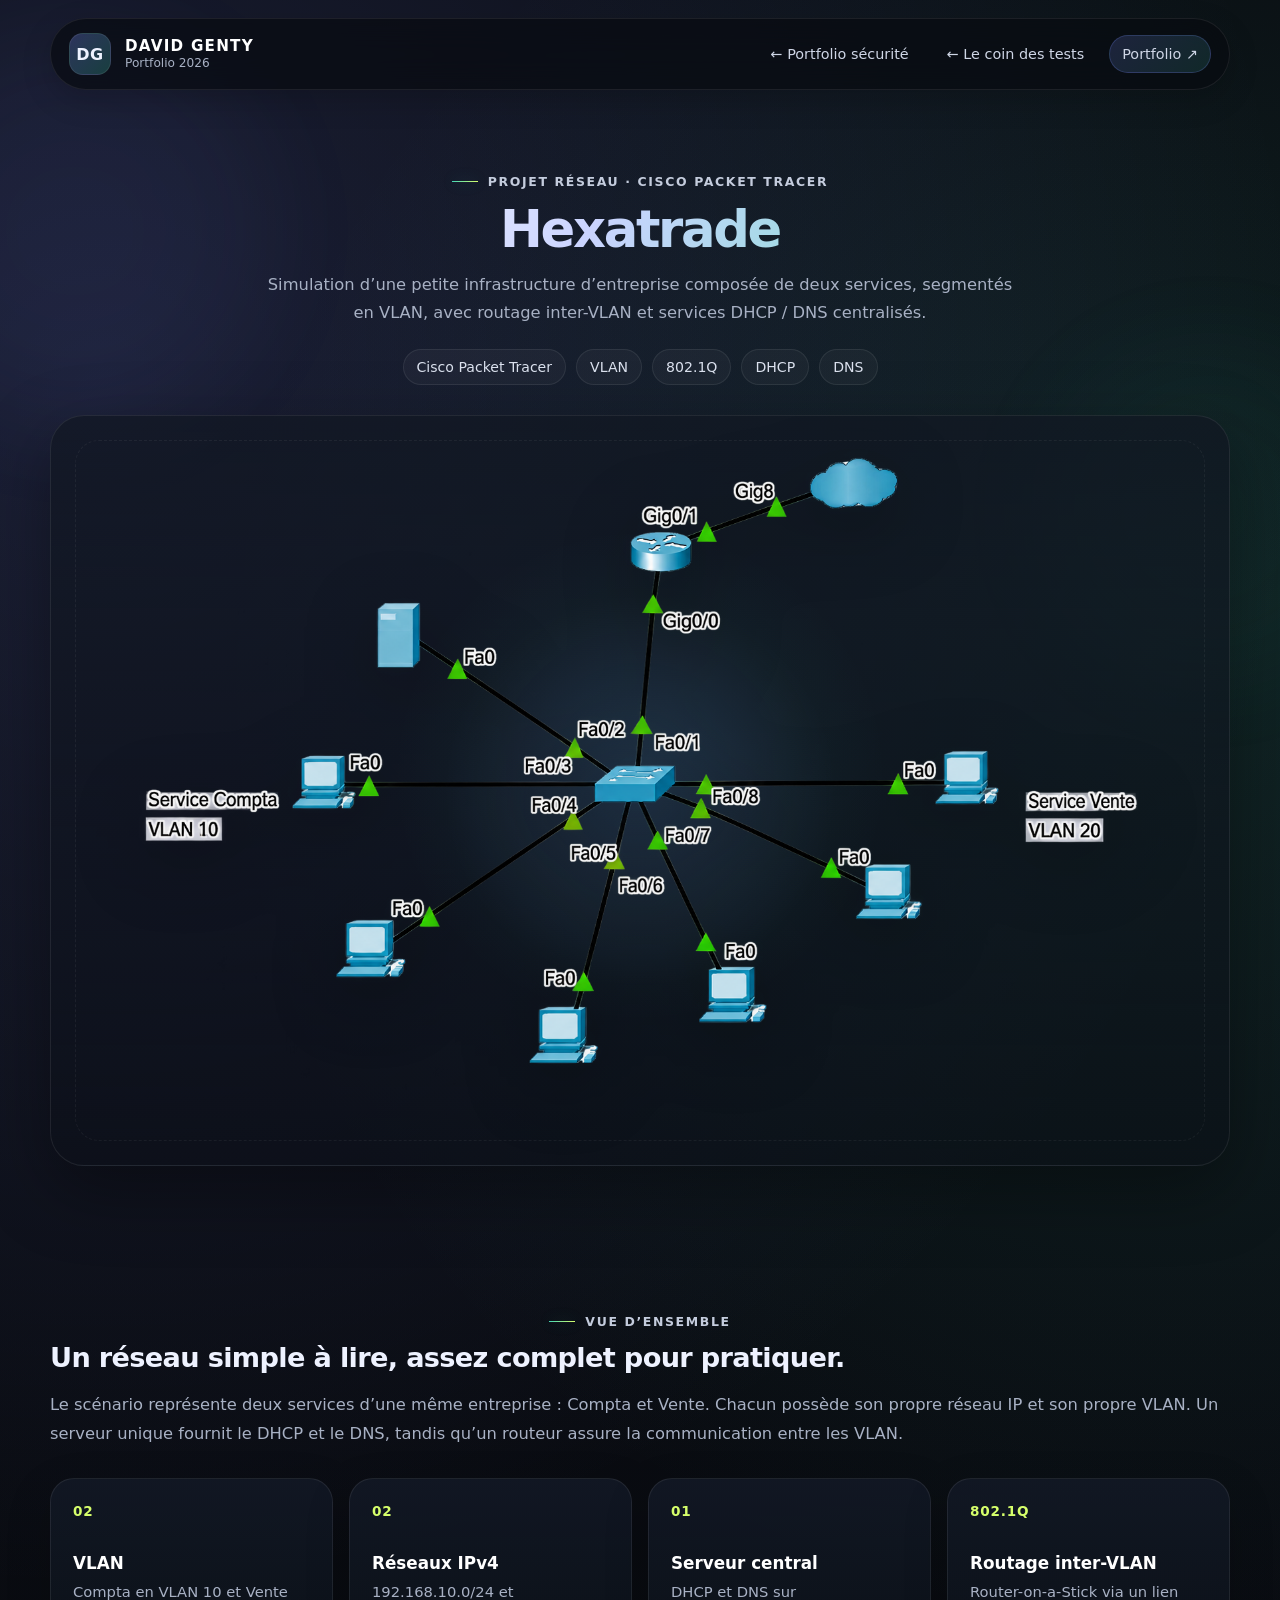
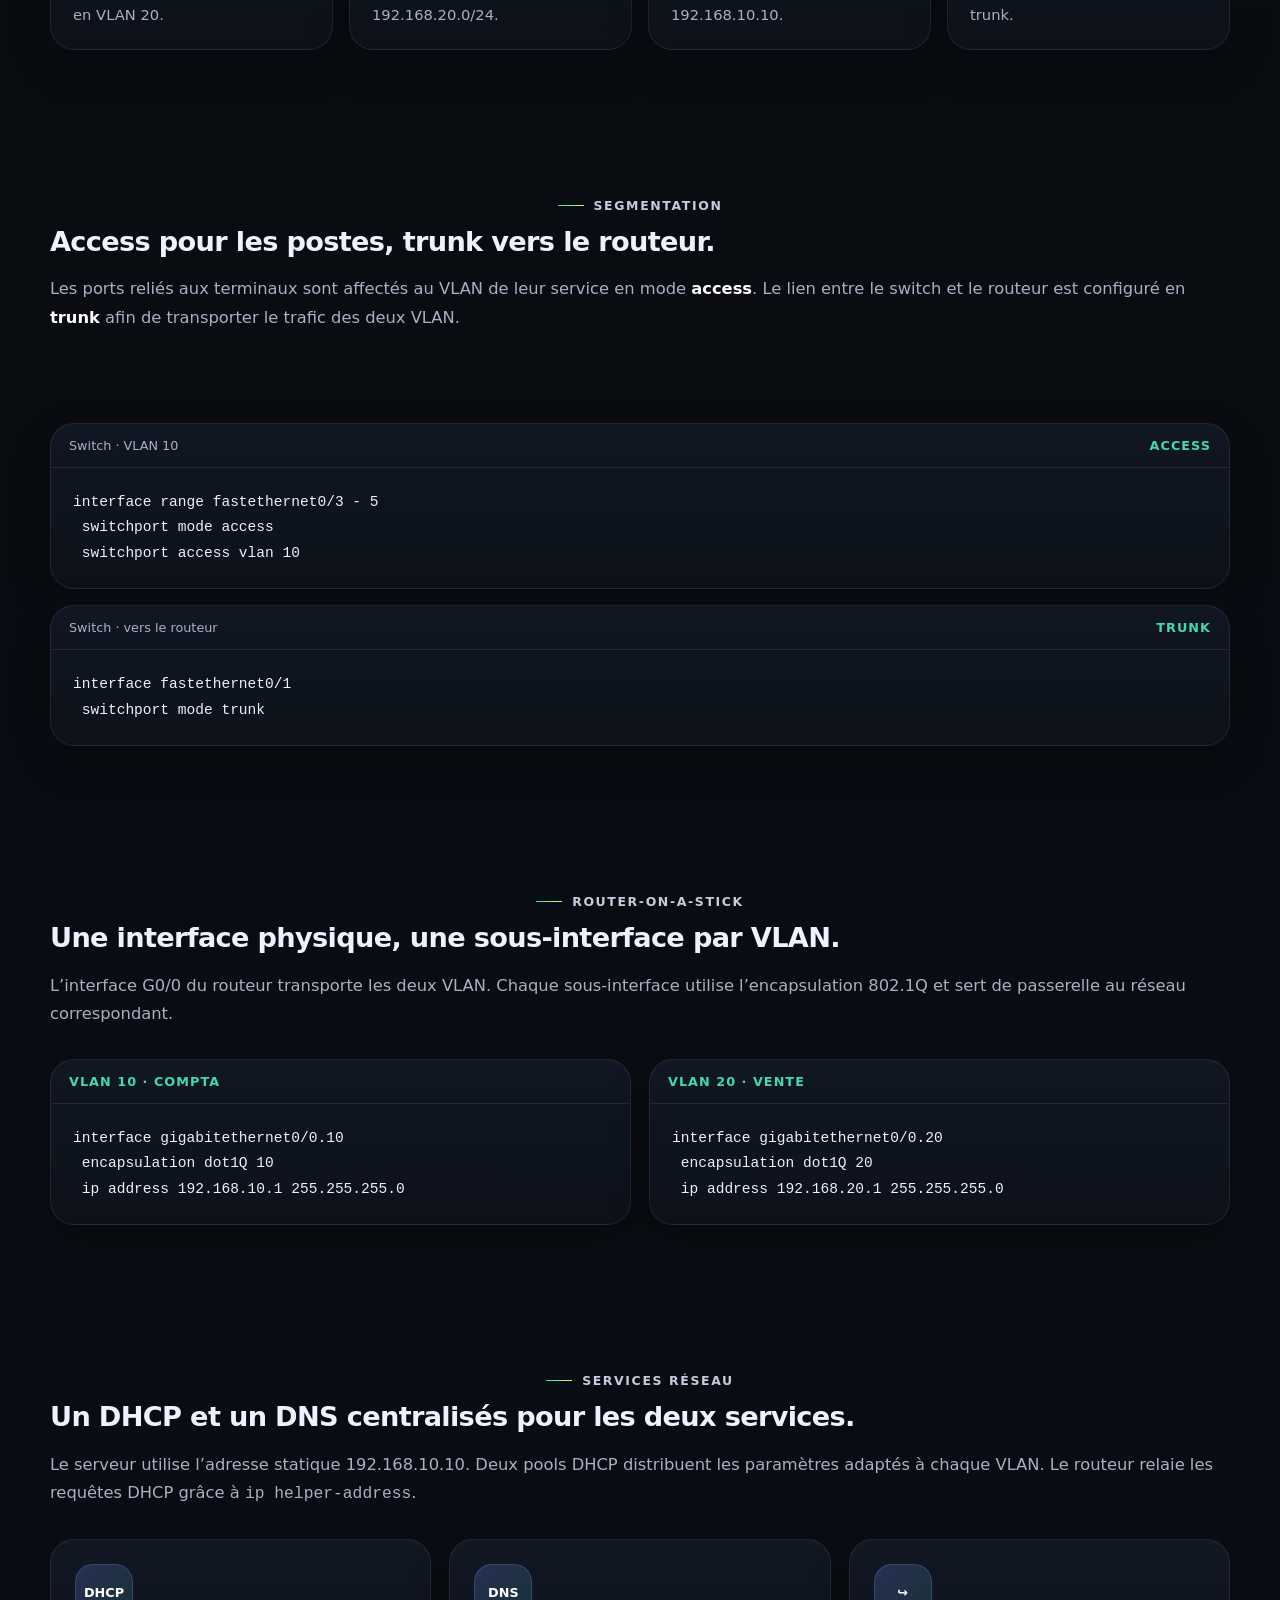
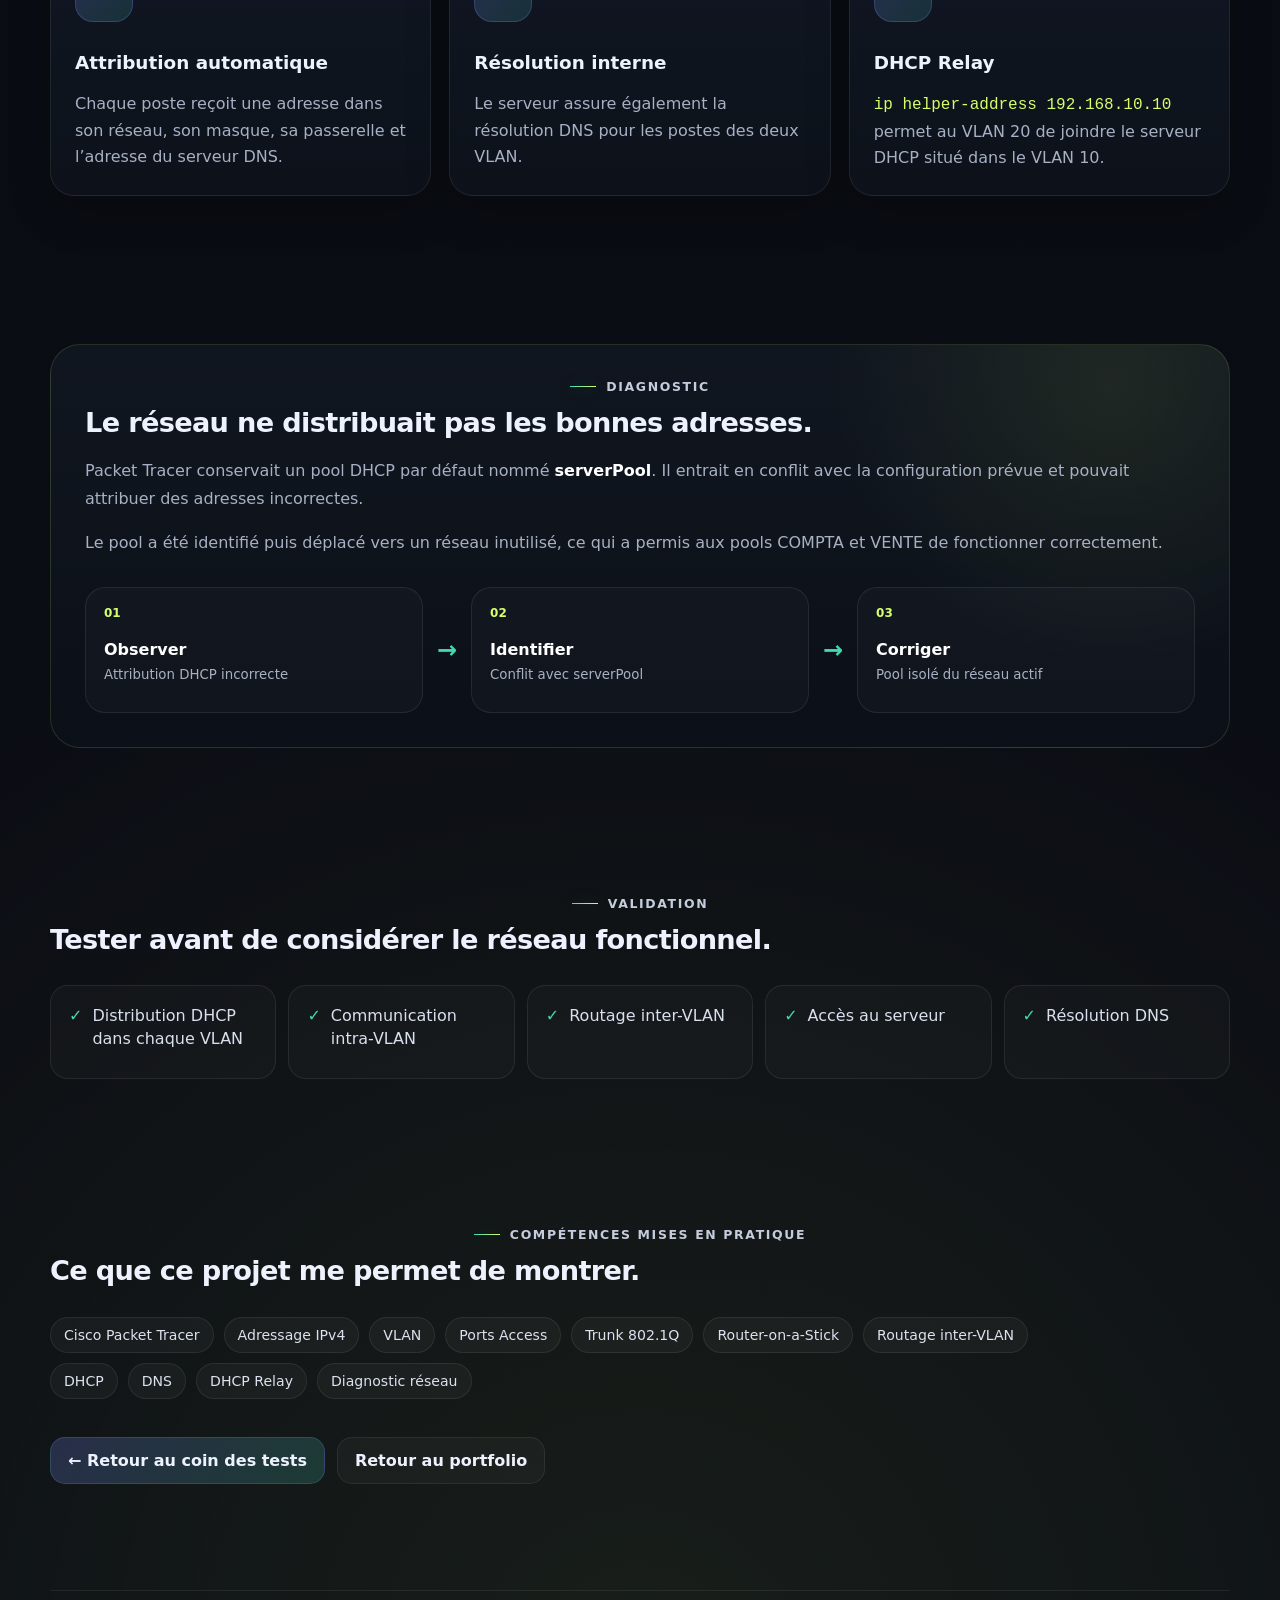
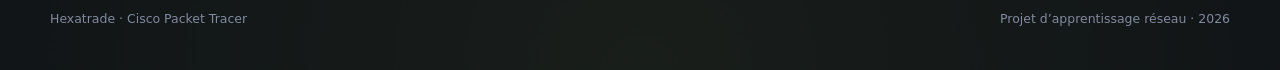
<file: informatique/hexatrade/index.html>
<!DOCTYPE html>
<html lang="fr">
<head>
  <meta charset="UTF-8">
  <meta name="viewport" content="width=device-width, initial-scale=1.0">
  <meta name="description" content="Hexatrade — simulation d’un réseau d’entreprise réalisée avec Cisco Packet Tracer : VLAN, trunk 802.1Q, routage inter-VLAN, DHCP et DNS.">
  <meta name="theme-color" content="#090b10">
  <title>Hexatrade — Projet réseau Packet Tracer</title>
  <link rel="stylesheet" href="hexatrade.css">
</head>
<body>
  <div class="ambient ambient-one" aria-hidden="true"></div>
  <div class="ambient ambient-two" aria-hidden="true"></div>
  <div class="noise" aria-hidden="true"></div>

  <header class="site-header">
    <a class="brand" href="../index.html" aria-label="Retour au portfolio de David Genty">
      <span class="brand-mark">DG</span>
      <span class="brand-copy">
        <strong>DAVID GENTY</strong>
        <small>Portfolio 2026</small>
      </span>
    </a>

    <nav class="main-nav" aria-label="Navigation du projet">
      <a class="nav-securite" href="../../index.html">← Portfolio sécurité</a>
      <a href="../le-coin-des-tests.html">← Le coin des tests</a>
      <a class="nav-cta" href="../index.html">Portfolio ↗</a>
    </nav>
  </header>

  <main class="page-shell">
    <section class="hero section-shell">
      <div class="hero-copy">
        <p class="eyebrow"><span></span> Projet réseau · Cisco Packet Tracer</p>
        <h1>Hexatrade</h1>
        <p class="lead">
          Simulation d’une petite infrastructure d’entreprise composée de deux services,
          segmentés en VLAN, avec routage inter-VLAN et services DHCP / DNS centralisés.
        </p>

        <div class="hero-tags" aria-label="Technologies et notions">
          <span>Cisco Packet Tracer</span>
          <span>VLAN</span>
          <span>802.1Q</span>
          <span>DHCP</span>
          <span>DNS</span>
        </div>
      </div>

      <div class="network-stage">
        <div class="network-glow" aria-hidden="true"></div>
        <img
          src="assets/hexatrade-topologie.png"
          alt="Topologie du réseau Hexatrade avec deux VLAN, un switch, un routeur, un serveur et six postes"
        >
      </div>
    </section>

    <section class="section-shell">
      <div class="section-heading">
        <p class="eyebrow"><span></span> Vue d’ensemble</p>
        <h2>Un réseau simple à lire, assez complet pour pratiquer.</h2>
        <p>
          Le scénario représente deux services d’une même entreprise : Compta et Vente.
          Chacun possède son propre réseau IP et son propre VLAN. Un serveur unique fournit
          le DHCP et le DNS, tandis qu’un routeur assure la communication entre les VLAN.
        </p>
      </div>

      <div class="metrics-grid">
        <article class="metric-card">
          <span class="metric-number">02</span>
          <strong>VLAN</strong>
          <p>Compta en VLAN 10 et Vente en VLAN 20.</p>
        </article>

        <article class="metric-card">
          <span class="metric-number">02</span>
          <strong>Réseaux IPv4</strong>
          <p>192.168.10.0/24 et 192.168.20.0/24.</p>
        </article>

        <article class="metric-card">
          <span class="metric-number">01</span>
          <strong>Serveur central</strong>
          <p>DHCP et DNS sur 192.168.10.10.</p>
        </article>

        <article class="metric-card">
          <span class="metric-number">802.1Q</span>
          <strong>Routage inter-VLAN</strong>
          <p>Router-on-a-Stick via un lien trunk.</p>
        </article>
      </div>
    </section>

    <section class="section-shell split-section">
      <div class="section-heading">
        <p class="eyebrow"><span></span> Segmentation</p>
        <h2>Access pour les postes, trunk vers le routeur.</h2>
        <p>
          Les ports reliés aux terminaux sont affectés au VLAN de leur service en mode
          <strong>access</strong>. Le lien entre le switch et le routeur est configuré en
          <strong>trunk</strong> afin de transporter le trafic des deux VLAN.
        </p>
      </div>

      <div class="code-stack">
        <article class="code-card">
          <div class="code-topline"><span>Switch · VLAN 10</span><b>ACCESS</b></div>
          <pre><code>interface range fastethernet0/3 - 5
 switchport mode access
 switchport access vlan 10</code></pre>
        </article>

        <article class="code-card">
          <div class="code-topline"><span>Switch · vers le routeur</span><b>TRUNK</b></div>
          <pre><code>interface fastethernet0/1
 switchport mode trunk</code></pre>
        </article>
      </div>
    </section>

    <section class="section-shell">
      <div class="section-heading">
        <p class="eyebrow"><span></span> Router-on-a-Stick</p>
        <h2>Une interface physique, une sous-interface par VLAN.</h2>
        <p>
          L’interface G0/0 du routeur transporte les deux VLAN. Chaque sous-interface
          utilise l’encapsulation 802.1Q et sert de passerelle au réseau correspondant.
        </p>
      </div>

      <div class="router-grid">
        <article class="router-card">
          <span class="router-label">VLAN 10 · COMPTA</span>
          <pre><code>interface gigabitethernet0/0.10
 encapsulation dot1Q 10
 ip address 192.168.10.1 255.255.255.0</code></pre>
        </article>

        <article class="router-card">
          <span class="router-label">VLAN 20 · VENTE</span>
          <pre><code>interface gigabitethernet0/0.20
 encapsulation dot1Q 20
 ip address 192.168.20.1 255.255.255.0</code></pre>
        </article>
      </div>
    </section>

    <section class="section-shell service-section">
      <div class="section-heading">
        <p class="eyebrow"><span></span> Services réseau</p>
        <h2>Un DHCP et un DNS centralisés pour les deux services.</h2>
        <p>
          Le serveur utilise l’adresse statique 192.168.10.10. Deux pools DHCP distribuent
          les paramètres adaptés à chaque VLAN. Le routeur relaie les requêtes DHCP grâce
          à <code>ip helper-address</code>.
        </p>
      </div>

      <div class="service-grid">
        <article class="service-card">
          <span class="service-icon">DHCP</span>
          <h3>Attribution automatique</h3>
          <p>
            Chaque poste reçoit une adresse dans son réseau, son masque, sa passerelle
            et l’adresse du serveur DNS.
          </p>
        </article>

        <article class="service-card">
          <span class="service-icon">DNS</span>
          <h3>Résolution interne</h3>
          <p>
            Le serveur assure également la résolution DNS pour les postes des deux VLAN.
          </p>
        </article>

        <article class="service-card">
          <span class="service-icon">↪</span>
          <h3>DHCP Relay</h3>
          <p>
            <code>ip helper-address 192.168.10.10</code> permet au VLAN 20 de joindre
            le serveur DHCP situé dans le VLAN 10.
          </p>
        </article>
      </div>
    </section>

    <section class="section-shell diagnostic-section">
      <div class="diagnostic-panel">
        <div>
          <p class="eyebrow"><span></span> Diagnostic</p>
          <h2>Le réseau ne distribuait pas les bonnes adresses.</h2>
          <p>
            Packet Tracer conservait un pool DHCP par défaut nommé <strong>serverPool</strong>.
            Il entrait en conflit avec la configuration prévue et pouvait attribuer des
            adresses incorrectes.
          </p>
          <p>
            Le pool a été identifié puis déplacé vers un réseau inutilisé, ce qui a permis
            aux pools COMPTA et VENTE de fonctionner correctement.
          </p>
        </div>

        <div class="diagnostic-flow" aria-label="Démarche de diagnostic">
          <div><span>01</span><strong>Observer</strong><small>Attribution DHCP incorrecte</small></div>
          <b>→</b>
          <div><span>02</span><strong>Identifier</strong><small>Conflit avec serverPool</small></div>
          <b>→</b>
          <div><span>03</span><strong>Corriger</strong><small>Pool isolé du réseau actif</small></div>
        </div>
      </div>
    </section>

    <section class="section-shell">
      <div class="section-heading">
        <p class="eyebrow"><span></span> Validation</p>
        <h2>Tester avant de considérer le réseau fonctionnel.</h2>
      </div>

      <div class="tests-grid">
        <div><span>✓</span> Distribution DHCP dans chaque VLAN</div>
        <div><span>✓</span> Communication intra-VLAN</div>
        <div><span>✓</span> Routage inter-VLAN</div>
        <div><span>✓</span> Accès au serveur</div>
        <div><span>✓</span> Résolution DNS</div>
      </div>
    </section>

    <section class="section-shell skills-section">
      <div class="section-heading">
        <p class="eyebrow"><span></span> Compétences mises en pratique</p>
        <h2>Ce que ce projet me permet de montrer.</h2>
      </div>

      <div class="skills">
        <span>Cisco Packet Tracer</span>
        <span>Adressage IPv4</span>
        <span>VLAN</span>
        <span>Ports Access</span>
        <span>Trunk 802.1Q</span>
        <span>Router-on-a-Stick</span>
        <span>Routage inter-VLAN</span>
        <span>DHCP</span>
        <span>DNS</span>
        <span>DHCP Relay</span>
        <span>Diagnostic réseau</span>
      </div>

      <div class="back-actions">
        <a class="button button-primary" href="../le-coin-des-tests.html">← Retour au coin des tests</a>
        <a class="button button-ghost" href="../index.html">Retour au portfolio</a>
      </div>
    </section>
  </main>

  <footer class="site-footer">
    <span>Hexatrade · Cisco Packet Tracer</span>
    <span>Projet d’apprentissage réseau · 2026</span>
  </footer>
</body>
</html>
</file>
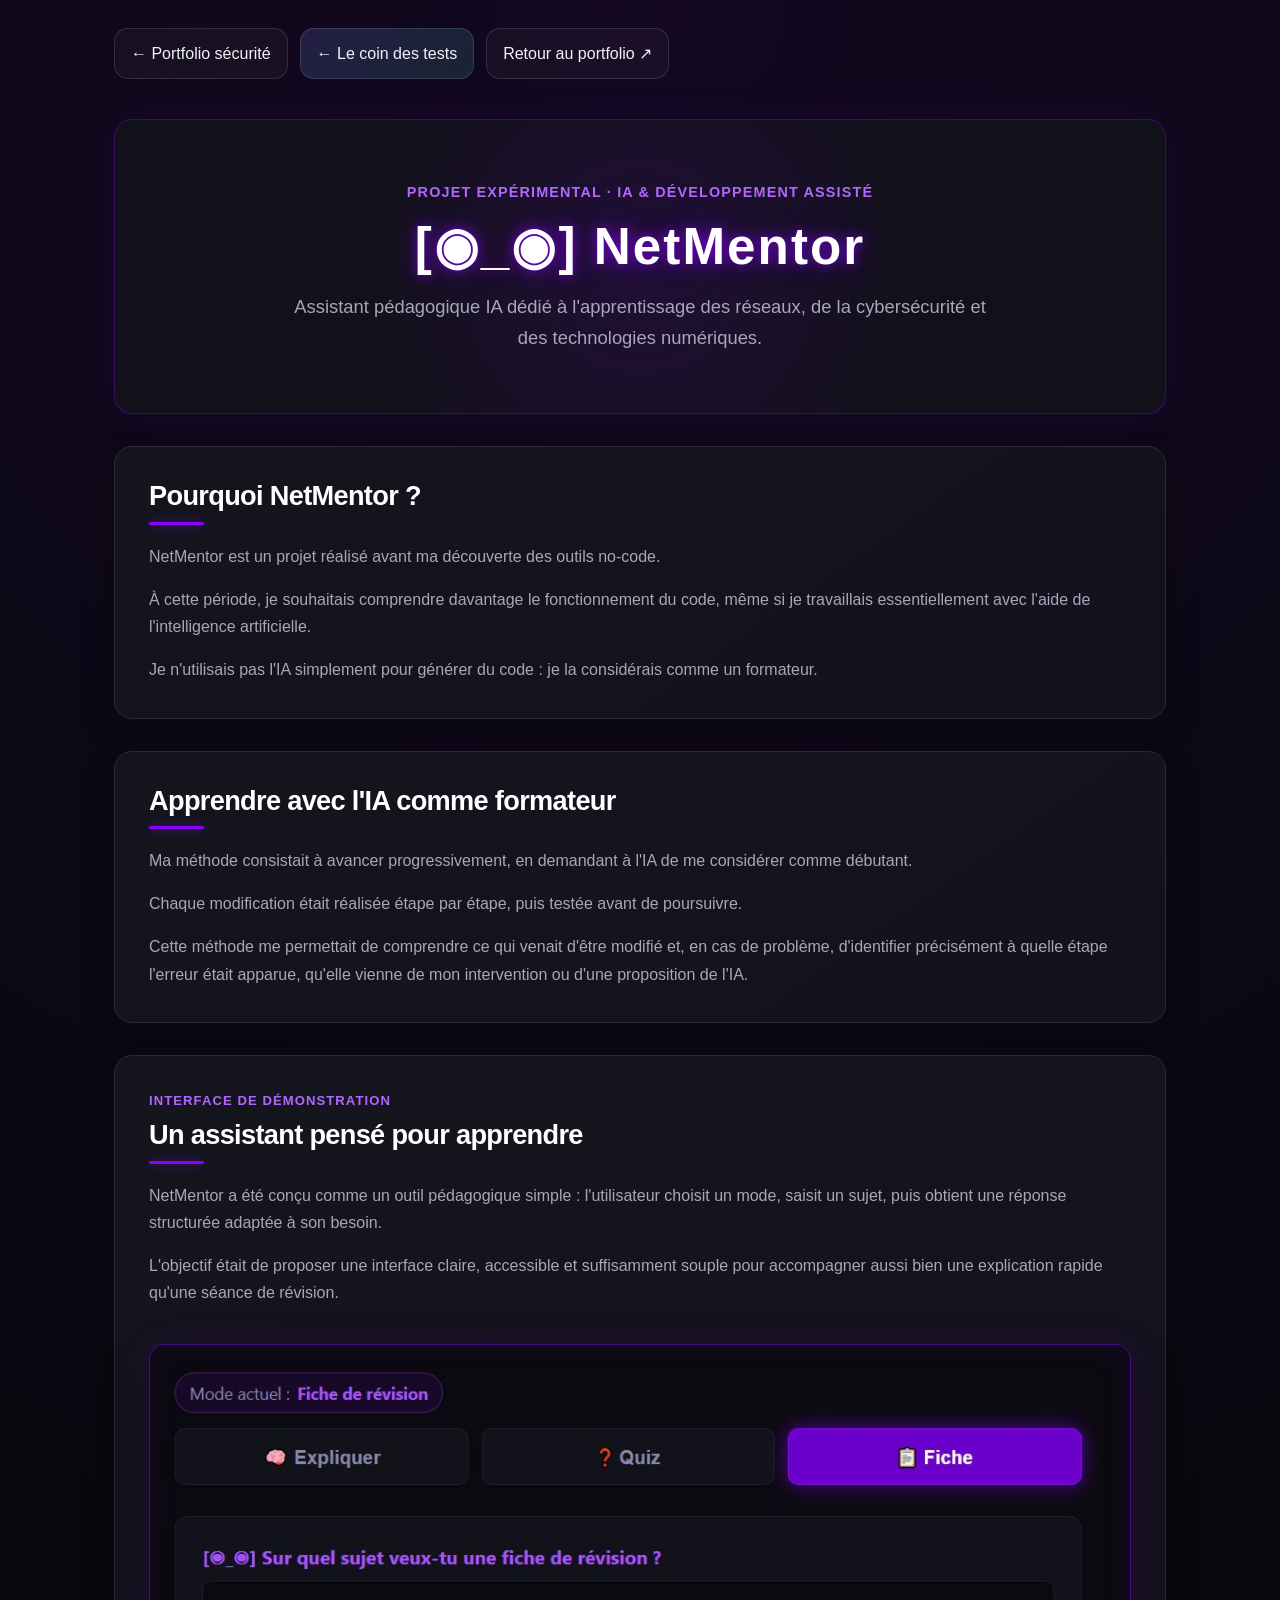
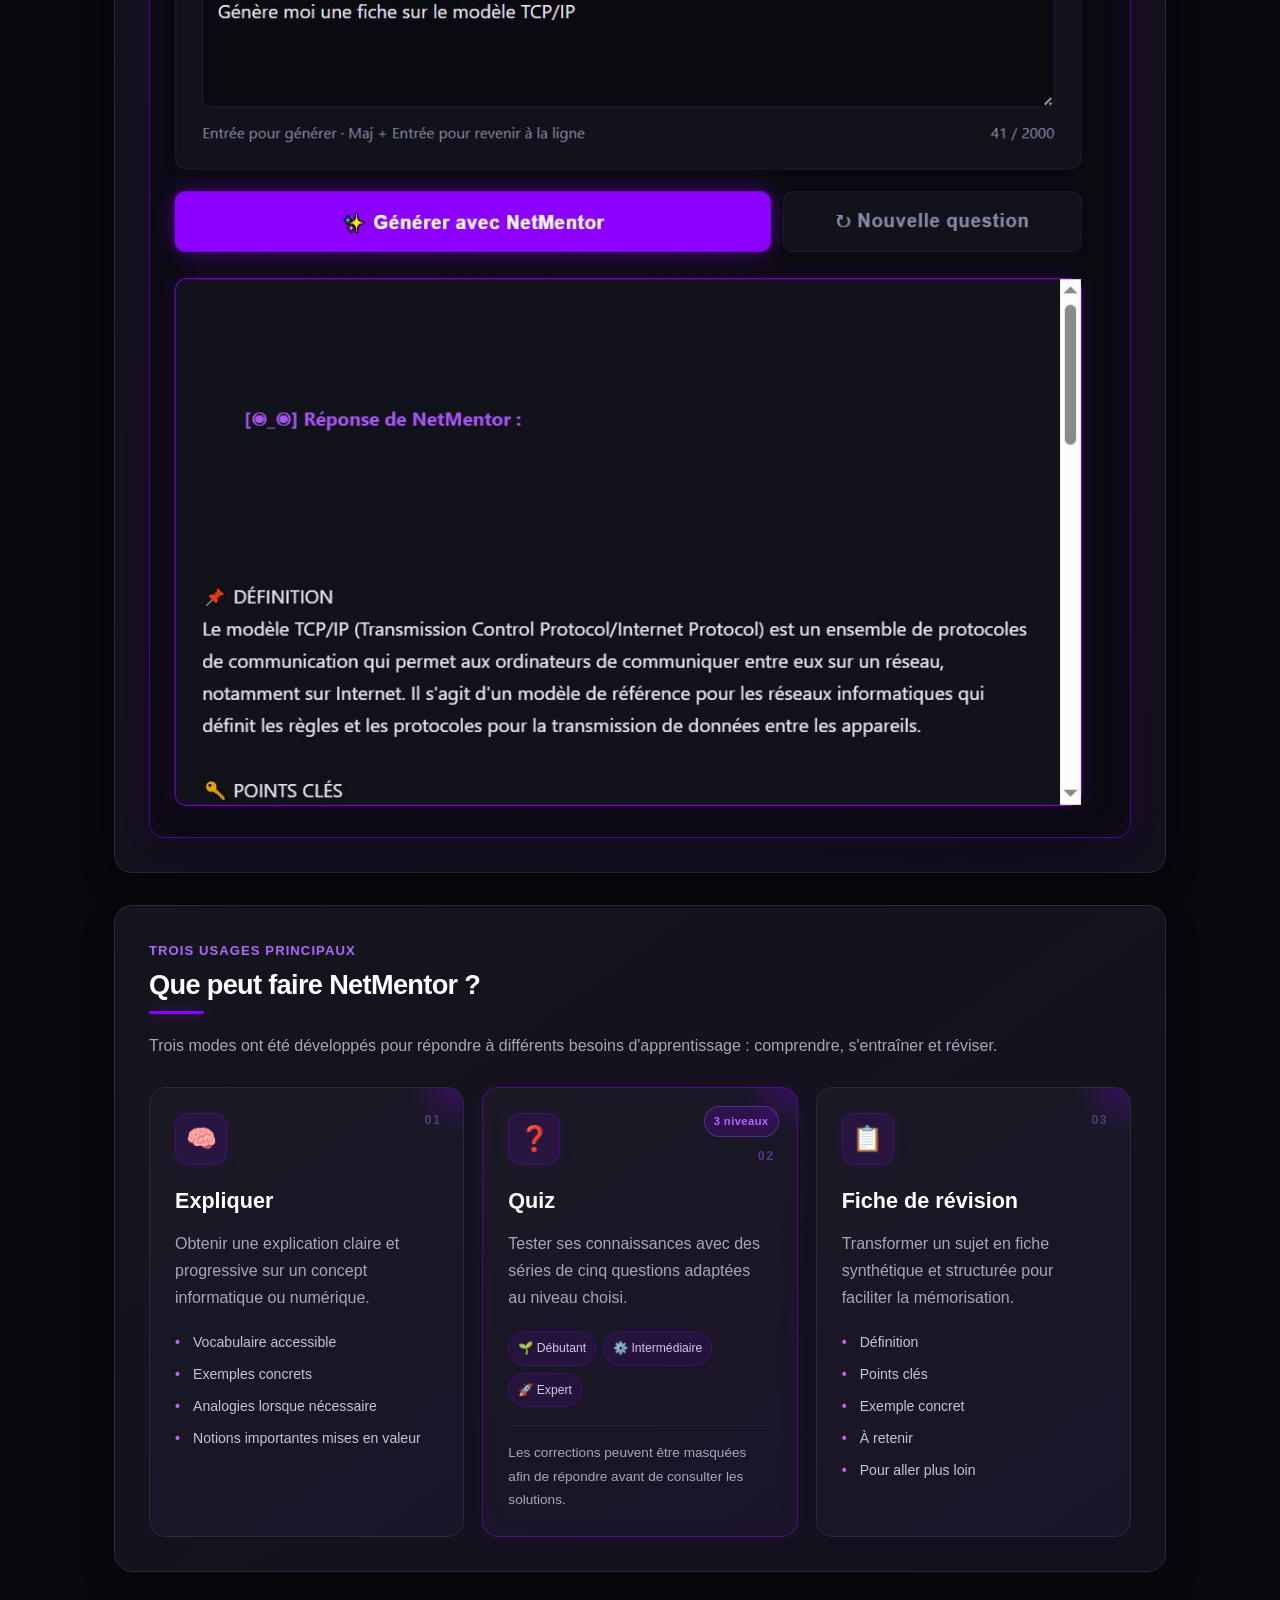
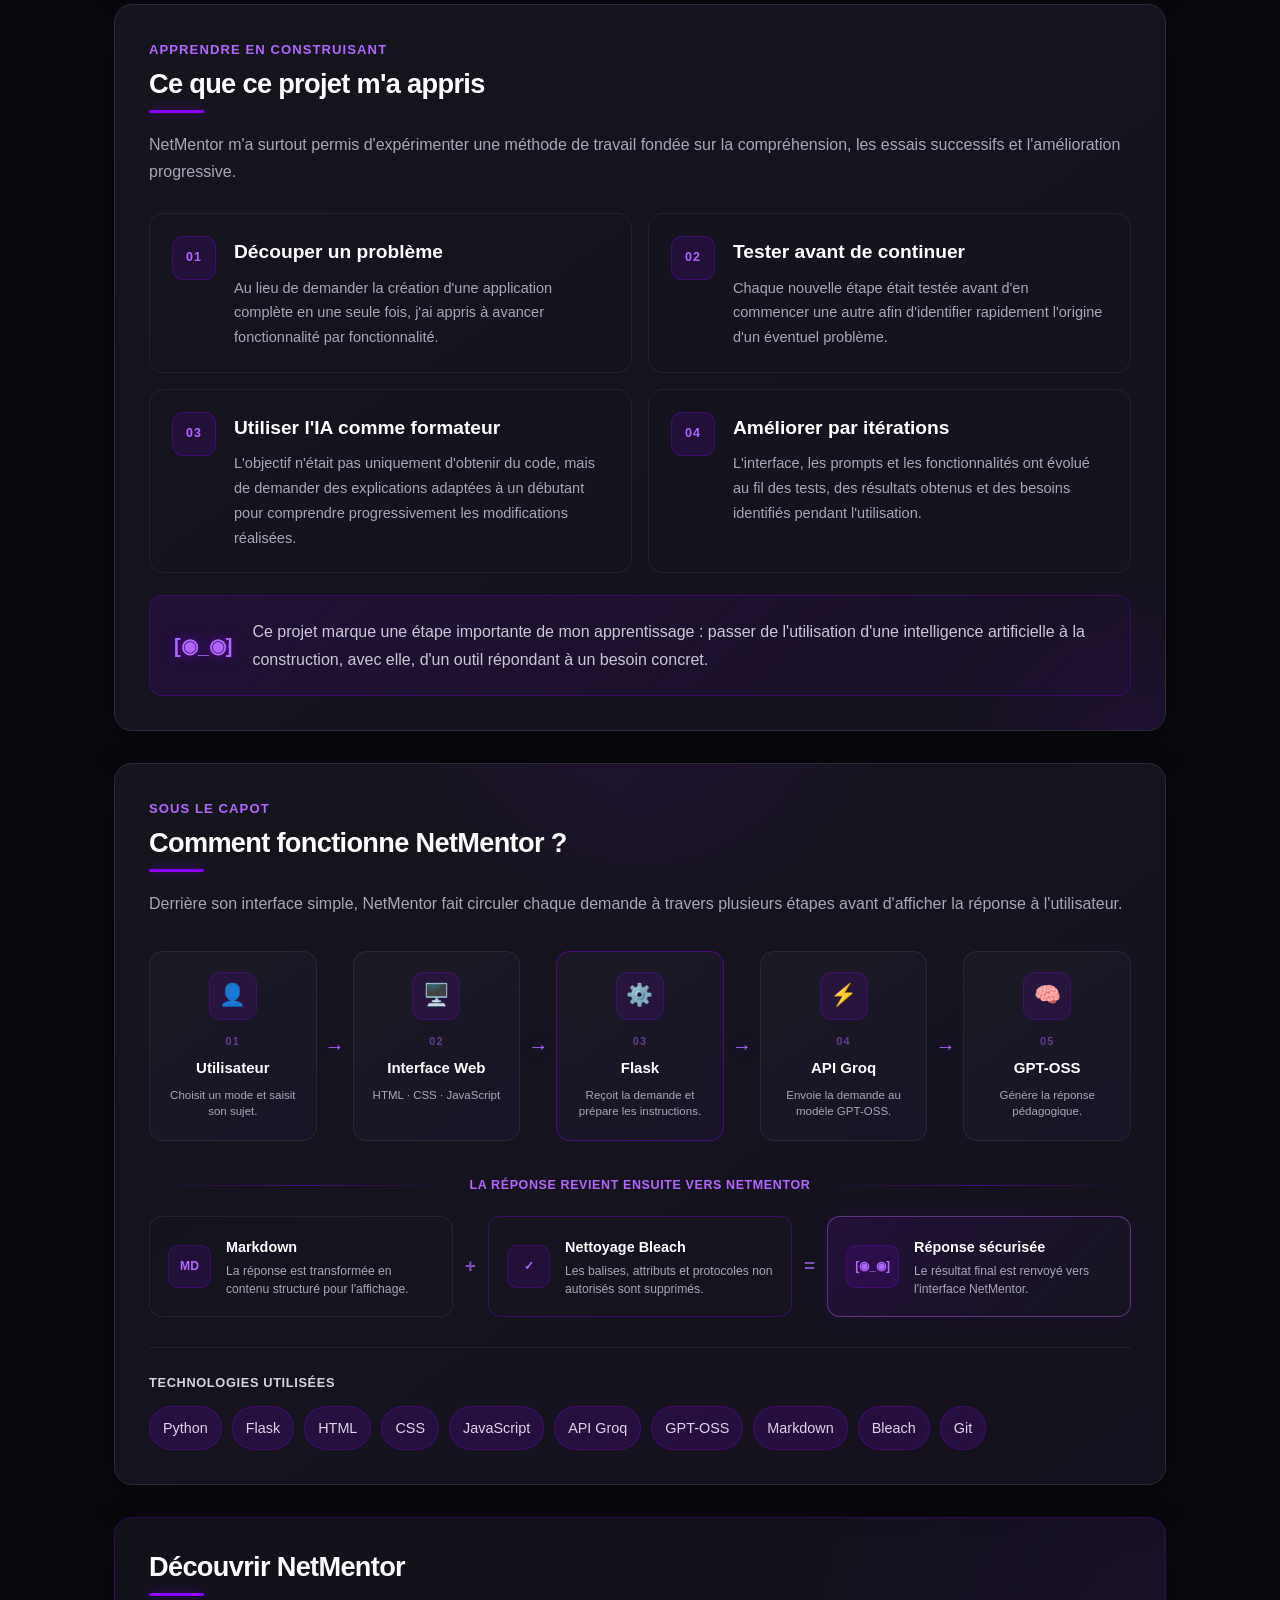
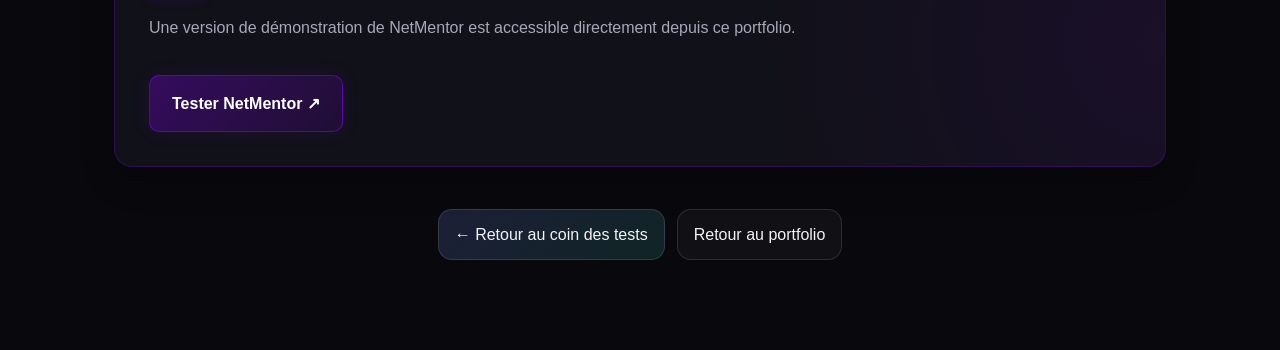
<file: informatique/netmentor/index.html>
<!DOCTYPE html>
<html lang="fr">

<head>
    <meta charset="UTF-8">
    <meta name="viewport" content="width=device-width, initial-scale=1.0">

    <title>NetMentor — Projet IA</title>

    <meta
        name="description"
        content="NetMentor, assistant pédagogique IA conçu pour accompagner l'apprentissage des réseaux, de la cybersécurité et des technologies numériques."
    >

    <link rel="stylesheet" href="netmentor.css">

    <style>
        .project-nav {
            display: flex;
            align-items: center;
            justify-content: space-between;
            gap: 12px;
            flex-wrap: wrap;
        }

        .project-nav-links,
        .project-back-actions {
            display: flex;
            gap: 12px;
            flex-wrap: wrap;
            align-items: center;
        }

        .project-nav a,
        .project-back-actions a {
            display: inline-flex;
            align-items: center;
            justify-content: center;
            gap: 8px;
            padding: 11px 16px;
            border: 1px solid rgba(255, 255, 255, 0.12);
            border-radius: 14px;
            text-decoration: none;
            color: inherit;
            background: rgba(255, 255, 255, 0.035);
            transition: transform .2s ease, border-color .2s ease, background .2s ease;
        }

        .project-nav a:hover,
        .project-back-actions a:hover {
            transform: translateY(-1px);
            border-color: rgba(255, 255, 255, 0.22);
            background: rgba(255, 255, 255, 0.06);
        }

        .project-nav .back-tests,
        .project-back-actions .back-tests {
            background: linear-gradient(
                135deg,
                rgba(124, 140, 255, 0.18),
                rgba(68, 215, 182, 0.14)
            );
        }

        .project-back-actions {
            justify-content: center;
            margin: 42px 0 10px;
        }

        @media (max-width: 640px) {
            .project-nav {
                justify-content: flex-start;
            }
        }
    </style>

</head>

<body>

    <header class="project-nav">
        <div class="project-nav-links">
            <a class="nav-securite" href="../../index.html">← Portfolio sécurité</a>
            <a class="back-tests" href="../le-coin-des-tests.html">
                ← Le coin des tests
            </a>

            <a href="../index.html">
                Retour au portfolio ↗
            </a>
        </div>
    </header>

    <main>

        <!-- HERO -->
        <section>
            <p>Projet expérimental · IA & développement assisté</p>

            <h1>[◉_◉] NetMentor</h1>

            <p>
                Assistant pédagogique IA dédié à l'apprentissage
                des réseaux, de la cybersécurité et des technologies numériques.
            </p>
        </section>


        <!-- ORIGINE DU PROJET -->
        <section>
            <h2>Pourquoi NetMentor ?</h2>

            <p>
                NetMentor est un projet réalisé avant ma découverte
                des outils no-code.
            </p>

            <p>
                À cette période, je souhaitais comprendre davantage
                le fonctionnement du code, même si je travaillais
                essentiellement avec l'aide de l'intelligence artificielle.
            </p>

            <p>
                Je n'utilisais pas l'IA simplement pour générer du code :
                je la considérais comme un formateur.
            </p>
        </section>


        <!-- MÉTHODE -->
        <section>
            <h2>Apprendre avec l'IA comme formateur</h2>

            <p>
                Ma méthode consistait à avancer progressivement,
                en demandant à l'IA de me considérer comme débutant.
            </p>

            <p>
                Chaque modification était réalisée étape par étape,
                puis testée avant de poursuivre.
            </p>

            <p>
                Cette méthode me permettait de comprendre ce qui venait
                d'être modifié et, en cas de problème, d'identifier
                précisément à quelle étape l'erreur était apparue,
                qu'elle vienne de mon intervention ou d'une proposition
                de l'IA.
            </p>
        </section>


        <!-- APERÇU DU PROJET -->
        <section class="apercu-projet">

            <div class="apercu-texte">
                <p class="sur-titre">Interface de démonstration</p>

                <h2>Un assistant pensé pour apprendre</h2>

                <p>
                    NetMentor a été conçu comme un outil pédagogique simple :
                    l'utilisateur choisit un mode, saisit un sujet, puis obtient
                    une réponse structurée adaptée à son besoin.
                </p>

                <p>
                    L'objectif était de proposer une interface claire,
                    accessible et suffisamment souple pour accompagner
                    aussi bien une explication rapide qu'une séance de révision.
                </p>
            </div>

            <div class="capture-principale">
                <img
                    src="assets/netmentor-interface.jpg"
                    alt="Interface principale de NetMentor"
                >
            </div>

        </section>


        <!-- FONCTIONNALITÉS -->
        <section class="fonctionnalites">

            <div class="fonctionnalites-entete">
                <p class="sur-titre">Trois usages principaux</p>

                <h2>Que peut faire NetMentor ?</h2>

                <p>
                    Trois modes ont été développés pour répondre à différents
                    besoins d'apprentissage : comprendre, s'entraîner et réviser.
                </p>
            </div>


            <div class="grille-fonctionnalites">

                <!-- EXPLIQUER -->
                <article class="carte-fonction">

                    <div class="icone-fonction">
                        🧠
                    </div>

                    <p class="numero-fonction">
                        01
                    </p>

                    <h3>Expliquer</h3>

                    <p>
                        Obtenir une explication claire et progressive
                        sur un concept informatique ou numérique.
                    </p>

                    <ul class="liste-fonction">
                        <li>Vocabulaire accessible</li>
                        <li>Exemples concrets</li>
                        <li>Analogies lorsque nécessaire</li>
                        <li>Notions importantes mises en valeur</li>
                    </ul>

                </article>


                <!-- QUIZ -->
                <article class="carte-fonction carte-fonction-principale">

                    <div class="badge-fonction">
                        3 niveaux
                    </div>

                    <div class="icone-fonction">
                        ❓
                    </div>

                    <p class="numero-fonction">
                        02
                    </p>

                    <h3>Quiz</h3>

                    <p>
                        Tester ses connaissances avec des séries
                        de cinq questions adaptées au niveau choisi.
                    </p>

                    <div class="niveaux-quiz">
                        <span>🌱 Débutant</span>
                        <span>⚙️ Intermédiaire</span>
                        <span>🚀 Expert</span>
                    </div>

                    <p class="detail-fonction">
                        Les corrections peuvent être masquées afin
                        de répondre avant de consulter les solutions.
                    </p>

                </article>


                <!-- FICHE -->
                <article class="carte-fonction">

                    <div class="icone-fonction">
                        📋
                    </div>

                    <p class="numero-fonction">
                        03
                    </p>

                    <h3>Fiche de révision</h3>

                    <p>
                        Transformer un sujet en fiche synthétique
                        et structurée pour faciliter la mémorisation.
                    </p>

                    <ul class="liste-fonction">
                        <li>Définition</li>
                        <li>Points clés</li>
                        <li>Exemple concret</li>
                        <li>À retenir</li>
                        <li>Pour aller plus loin</li>
                    </ul>

                </article>

            </div>

        </section>


        <!-- APPRENTISSAGES -->
        <section class="apprentissages">

            <div class="apprentissages-entete">

                <p class="sur-titre">
                    Apprendre en construisant
                </p>

                <h2>
                    Ce que ce projet m'a appris
                </h2>

                <p>
                    NetMentor m'a surtout permis d'expérimenter une méthode
                    de travail fondée sur la compréhension, les essais
                    successifs et l'amélioration progressive.
                </p>

            </div>


            <div class="grille-apprentissages">

                <article class="carte-apprentissage">

                    <span class="icone-apprentissage">
                        01
                    </span>

                    <div>
                        <h3>Découper un problème</h3>

                        <p>
                            Au lieu de demander la création d'une application
                            complète en une seule fois, j'ai appris à avancer
                            fonctionnalité par fonctionnalité.
                        </p>
                    </div>

                </article>


                <article class="carte-apprentissage">

                    <span class="icone-apprentissage">
                        02
                    </span>

                    <div>
                        <h3>Tester avant de continuer</h3>

                        <p>
                            Chaque nouvelle étape était testée avant d'en
                            commencer une autre afin d'identifier rapidement
                            l'origine d'un éventuel problème.
                        </p>
                    </div>

                </article>


                <article class="carte-apprentissage">

                    <span class="icone-apprentissage">
                        03
                    </span>

                    <div>
                        <h3>Utiliser l'IA comme formateur</h3>

                        <p>
                            L'objectif n'était pas uniquement d'obtenir
                            du code, mais de demander des explications
                            adaptées à un débutant pour comprendre
                            progressivement les modifications réalisées.
                        </p>
                    </div>

                </article>


                <article class="carte-apprentissage">

                    <span class="icone-apprentissage">
                        04
                    </span>

                    <div>
                        <h3>Améliorer par itérations</h3>

                        <p>
                            L'interface, les prompts et les fonctionnalités
                            ont évolué au fil des tests, des résultats obtenus
                            et des besoins identifiés pendant l'utilisation.
                        </p>
                    </div>

                </article>

            </div>


            <div class="message-apprentissage">

                <span class="symbole-mentor">
                    [◉_◉]
                </span>

                <p>
                    Ce projet marque une étape importante de mon apprentissage :
                    passer de l'utilisation d'une intelligence artificielle
                    à la construction, avec elle, d'un outil répondant
                    à un besoin concret.
                </p>

            </div>

        </section>


        <!-- ARCHITECTURE TECHNIQUE -->
        <section class="architecture">

            <div class="architecture-entete">

                <p class="sur-titre">
                    Sous le capot
                </p>

                <h2>
                    Comment fonctionne NetMentor ?
                </h2>

                <p>
                    Derrière son interface simple, NetMentor fait circuler
                    chaque demande à travers plusieurs étapes avant
                    d'afficher la réponse à l'utilisateur.
                </p>

            </div>


            <div class="schema-architecture">

                <!-- UTILISATEUR -->
                <div class="etape-architecture">

                    <div class="icone-architecture">
                        👤
                    </div>

                    <span class="numero-architecture">
                        01
                    </span>

                    <strong>Utilisateur</strong>

                    <small>
                        Choisit un mode et saisit son sujet.
                    </small>

                </div>


                <div class="fleche-architecture">
                    →
                </div>


                <!-- INTERFACE -->
                <div class="etape-architecture">

                    <div class="icone-architecture">
                        🖥️
                    </div>

                    <span class="numero-architecture">
                        02
                    </span>

                    <strong>Interface Web</strong>

                    <small>
                        HTML · CSS · JavaScript
                    </small>

                </div>


                <div class="fleche-architecture">
                    →
                </div>


                <!-- FLASK -->
                <div class="etape-architecture etape-cle">

                    <div class="icone-architecture">
                        ⚙️
                    </div>

                    <span class="numero-architecture">
                        03
                    </span>

                    <strong>Flask</strong>

                    <small>
                        Reçoit la demande et prépare les instructions.
                    </small>

                </div>


                <div class="fleche-architecture">
                    →
                </div>


                <!-- GROQ -->
                <div class="etape-architecture">

                    <div class="icone-architecture">
                        ⚡
                    </div>

                    <span class="numero-architecture">
                        04
                    </span>

                    <strong>API Groq</strong>

                    <small>
                        Envoie la demande au modèle GPT-OSS.
                    </small>

                </div>


                <div class="fleche-architecture">
                    →
                </div>


                <!-- IA -->
                <div class="etape-architecture">

                    <div class="icone-architecture">
                        🧠
                    </div>

                    <span class="numero-architecture">
                        05
                    </span>

                    <strong>GPT-OSS</strong>

                    <small>
                        Génère la réponse pédagogique.
                    </small>

                </div>

            </div>


            <!-- RETOUR DE LA RÉPONSE -->
            <div class="traitement-reponse">

                <div class="ligne-retour">
                    <span></span>
                    <p>La réponse revient ensuite vers NetMentor</p>
                    <span></span>
                </div>


                <div class="grille-traitement">

                    <div class="bloc-traitement">

                        <span class="symbole-traitement">
                            MD
                        </span>

                        <div>
                            <strong>Markdown</strong>

                            <p>
                                La réponse est transformée en contenu
                                structuré pour l'affichage.
                            </p>
                        </div>

                    </div>


                    <div class="plus-traitement">
                        +
                    </div>


                    <div class="bloc-traitement bloc-securite">

                        <span class="symbole-traitement">
                            ✓
                        </span>

                        <div>
                            <strong>Nettoyage Bleach</strong>

                            <p>
                                Les balises, attributs et protocoles
                                non autorisés sont supprimés.
                            </p>
                        </div>

                    </div>


                    <div class="plus-traitement">
                        =
                    </div>


                    <div class="bloc-traitement bloc-resultat">

                        <span class="symbole-traitement">
                            [◉_◉]
                        </span>

                        <div>
                            <strong>Réponse sécurisée</strong>

                            <p>
                                Le résultat final est renvoyé
                                vers l'interface NetMentor.
                            </p>
                        </div>

                    </div>

                </div>

            </div>


            <!-- TECHNOLOGIES -->
            <div class="technologies-bloc">

                <p class="label-technologies">
                    Technologies utilisées
                </p>

                <ul class="technologies">
                    <li>Python</li>
                    <li>Flask</li>
                    <li>HTML</li>
                    <li>CSS</li>
                    <li>JavaScript</li>
                    <li>API Groq</li>
                    <li>GPT-OSS</li>
                    <li>Markdown</li>
                    <li>Bleach</li>
                    <li>Git</li>
                </ul>

            </div>

        </section>


        <!-- DÉMONSTRATION -->
        <section class="demonstration">

            <h2>Découvrir NetMentor</h2>

            <p>
                Une version de démonstration de NetMentor est accessible
                directement depuis ce portfolio.
            </p>

            <a
                class="bouton-demo"
                href="https://netmentor-production.up.railway.app"
                target="_blank"
                rel="noopener noreferrer"
            >
                Tester NetMentor ↗
            </a>

        </section>


        <div class="project-back-actions" aria-label="Navigation de fin de projet">
            <a class="back-tests" href="../le-coin-des-tests.html">
                ← Retour au coin des tests
            </a>

            <a href="../index.html">
                Retour au portfolio
            </a>
        </div>

    </main>

</body>

</html>
</file>
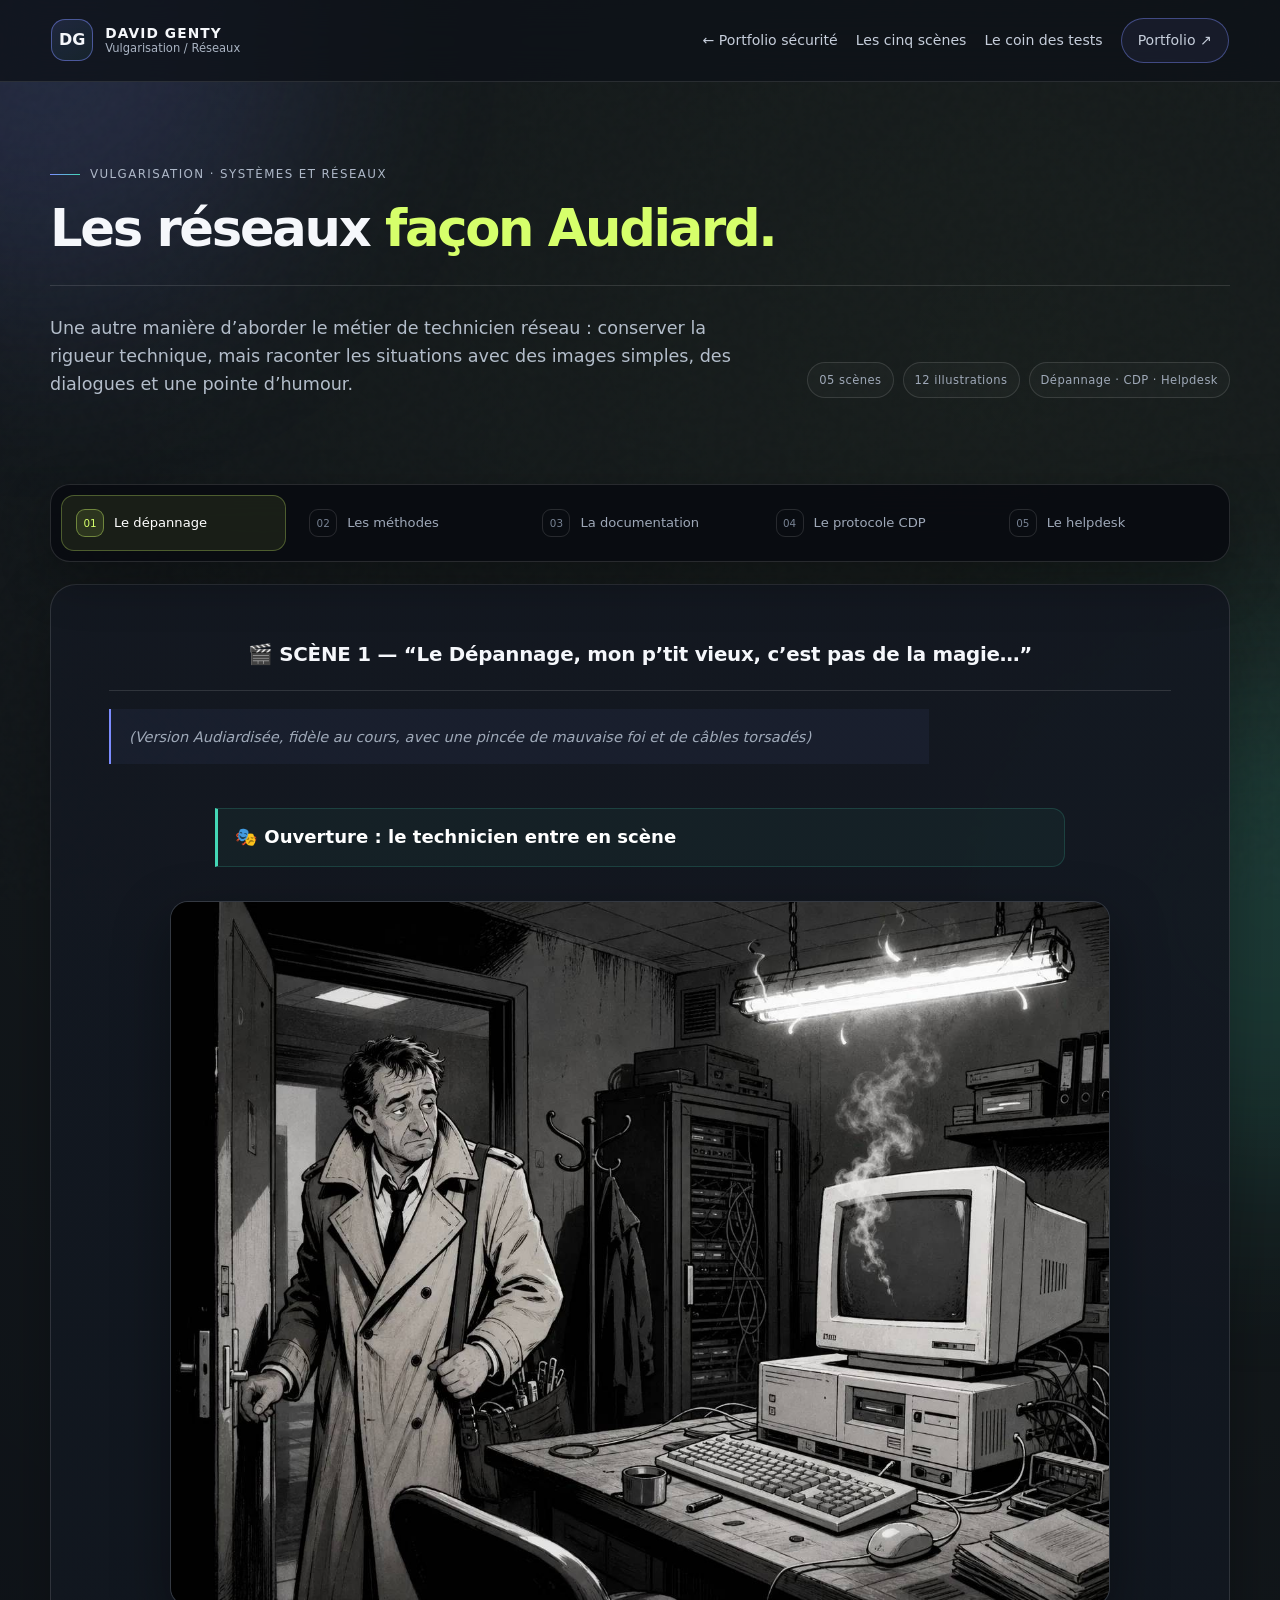
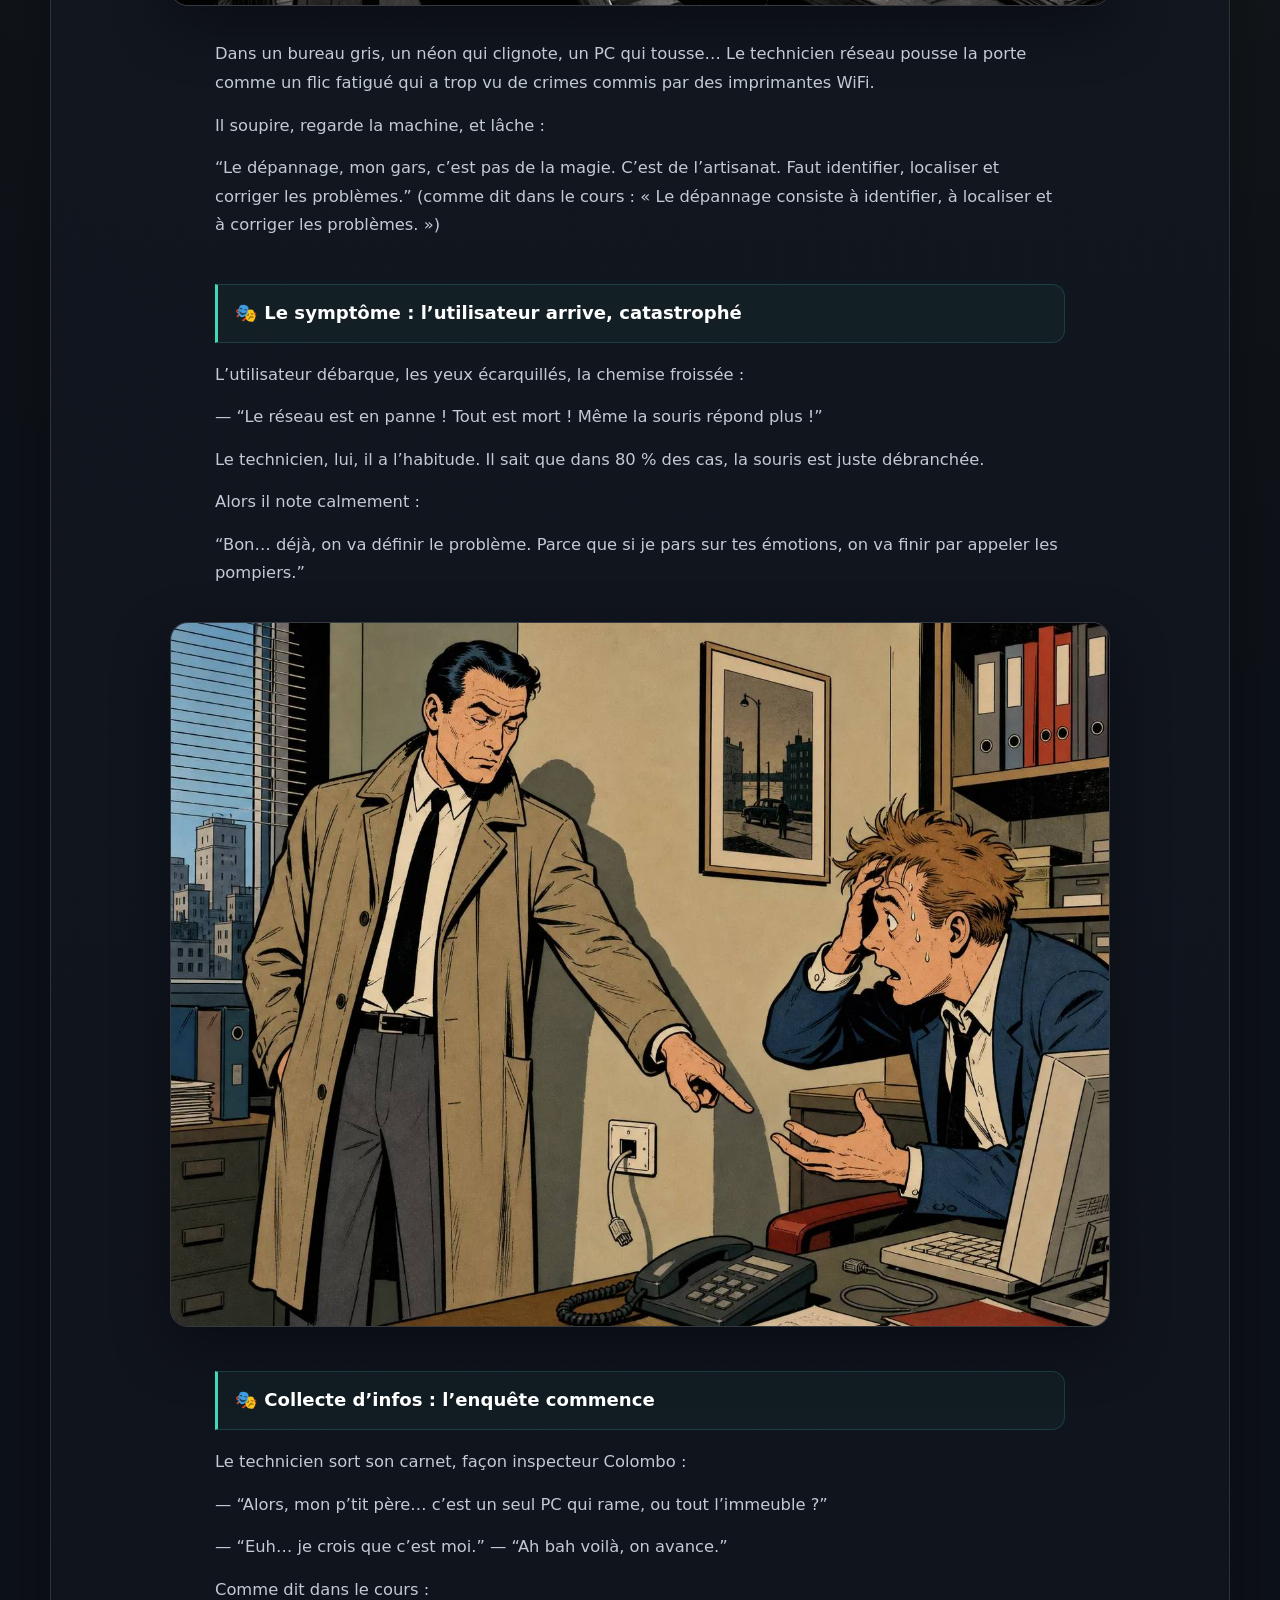
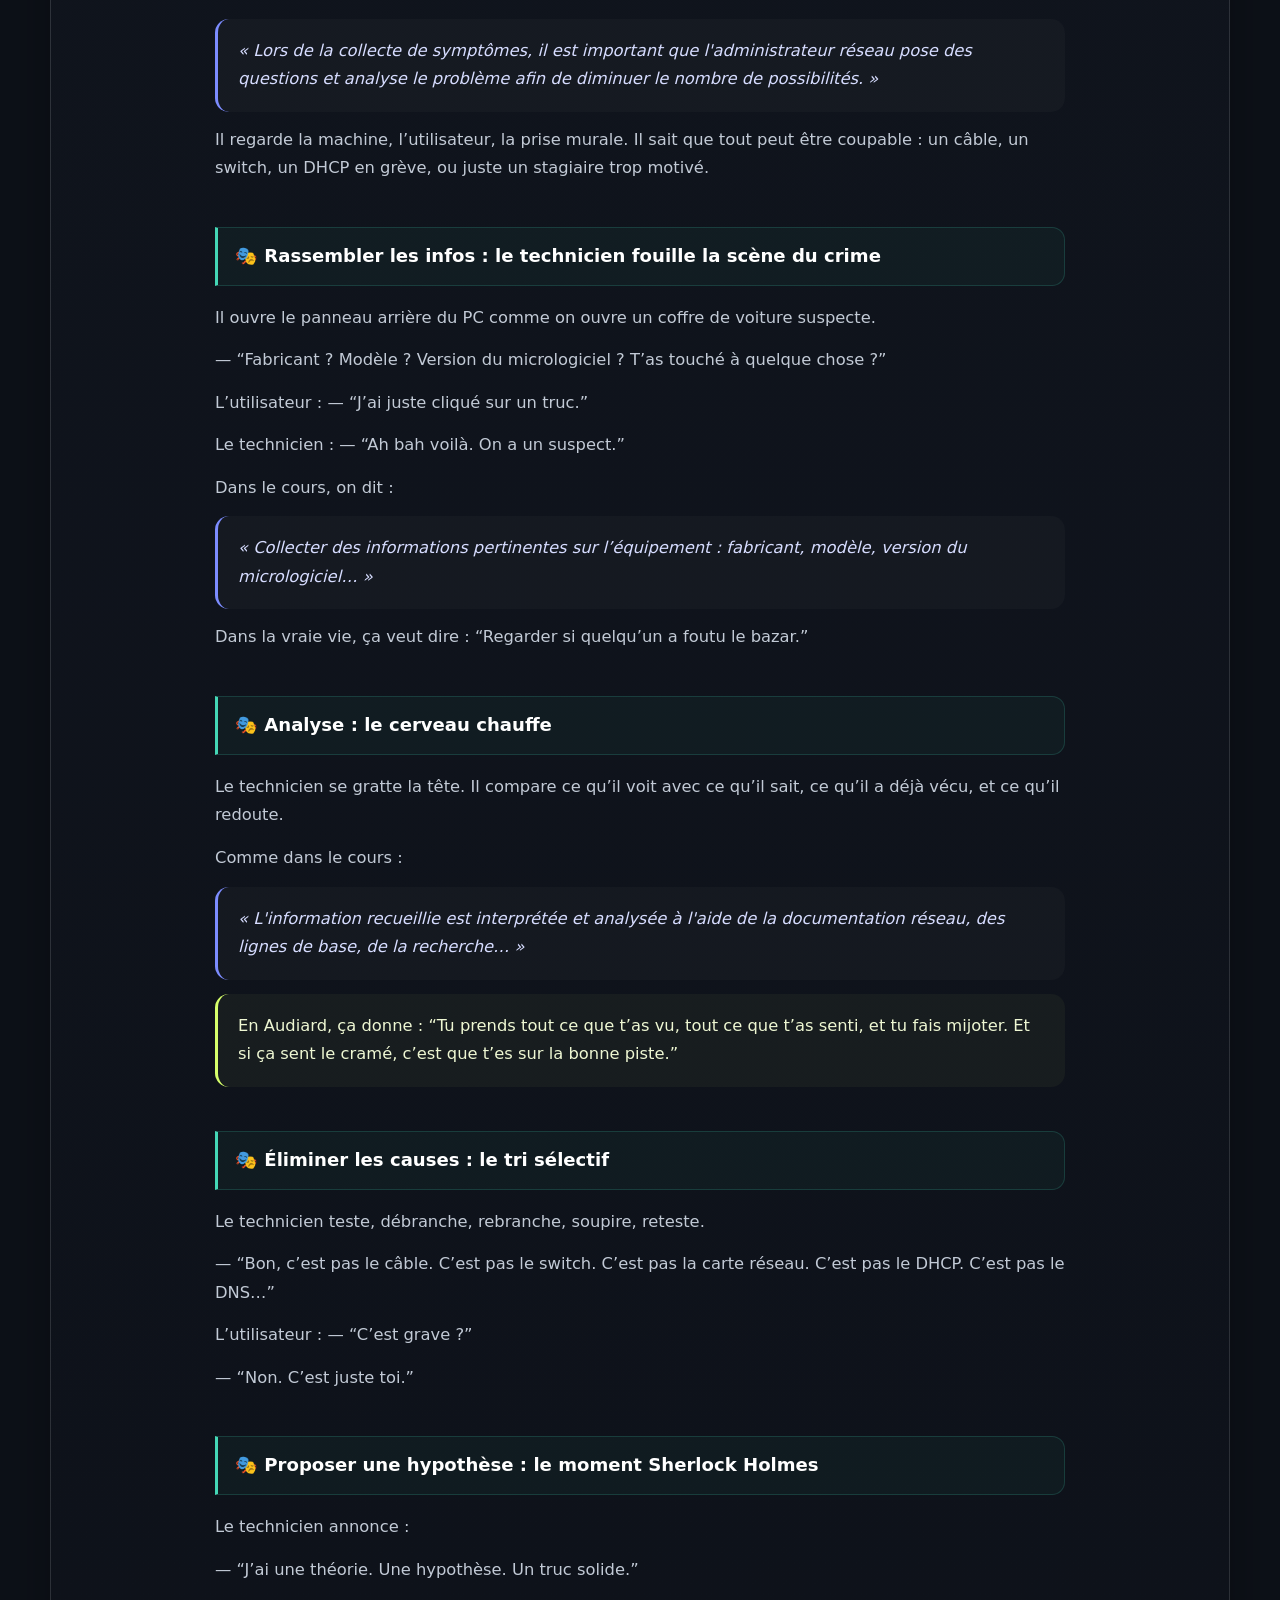
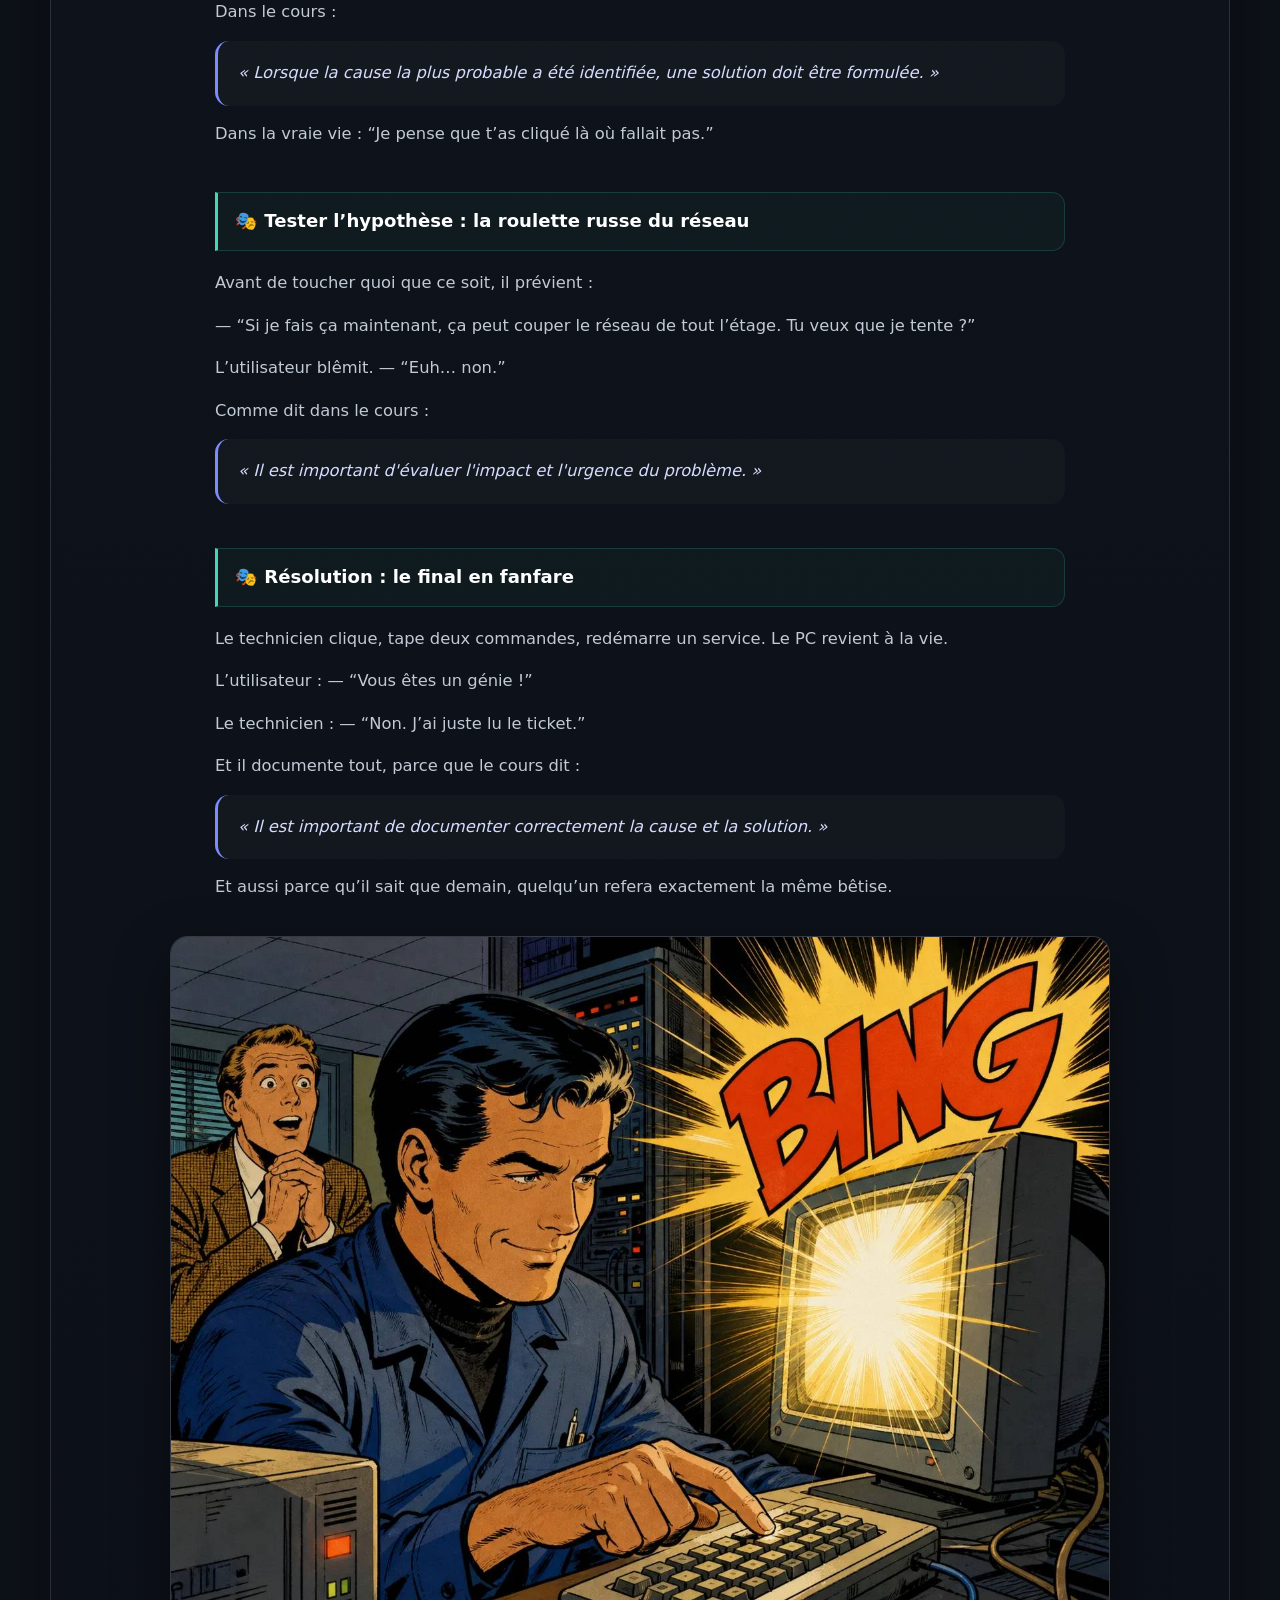
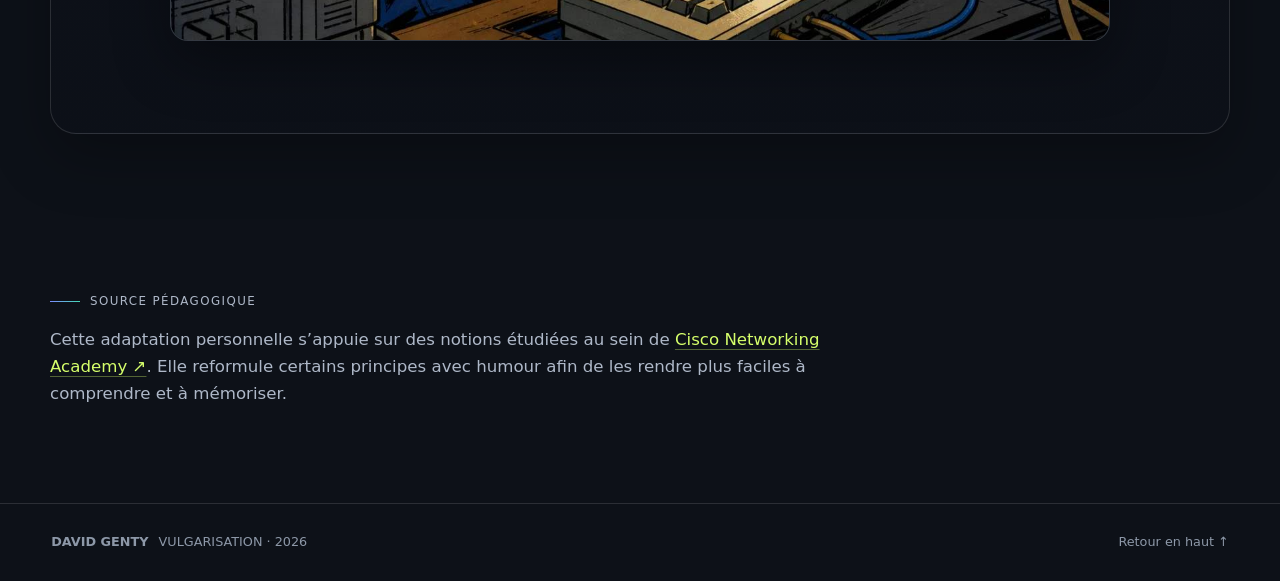
<file: informatique/vulgarisation/index.html>
<!DOCTYPE html>
<html lang="fr">
<head>
  <meta charset="UTF-8" />
  <meta name="viewport" content="width=device-width, initial-scale=1.0" />
  <meta name="description" content="Les réseaux façon Audiard — cinq scènes pour découvrir le métier de technicien réseau, le dépannage, la documentation, CDP et le helpdesk avec pédagogie et humour." />
  <meta name="theme-color" content="#090b10" />
  <title>Vulgarisation — Les réseaux façon Audiard</title>
  <link rel="stylesheet" href="../styles.css" />
  <link rel="stylesheet" href="vulgarisation.css" />
</head>
<body class="vulgarisation-page">
  <div class="ambient ambient-one" aria-hidden="true"></div>
  <div class="ambient ambient-two" aria-hidden="true"></div>
  <div class="noise" aria-hidden="true"></div>

  <header class="site-header" id="top">
    <a class="brand" href="../index.html" aria-label="Retour au portfolio de David Genty">
      <span class="brand-mark">DG</span>
      <span class="brand-copy"><strong>DAVID GENTY</strong><small>Vulgarisation / Réseaux</small></span>
    </a>
    <button class="nav-toggle" aria-label="Ouvrir le menu" aria-expanded="false"><span></span><span></span></button>
    <nav class="main-nav" aria-label="Navigation de la page">
      <a class="nav-securite" href="../../index.html">← Portfolio sécurité</a>
      <a href="#scenes">Les cinq scènes</a>
      <a href="../le-coin-des-tests.html">Le coin des tests</a>
      <a class="nav-cta" href="../index.html">Portfolio ↗</a>
    </nav>
  </header>

  <main>
    <section class="vulgarisation-hero section-shell reveal" aria-labelledby="vulgarisation-title">
      <p class="eyebrow"><span></span> VULGARISATION · SYSTÈMES ET RÉSEAUX</p>
      <h1 id="vulgarisation-title">Les réseaux <em>façon Audiard.</em></h1>
      <div class="hero-summary">
        <p>Une autre manière d’aborder le métier de technicien réseau : conserver la rigueur technique, mais raconter les situations avec des images simples, des dialogues et une pointe d’humour.</p>
        <div class="hero-meta"><span>05 scènes</span><span>12 illustrations</span><span>Dépannage · CDP · Helpdesk</span></div>
      </div>
    </section>

    <section class="lesson-shell section-shell" id="scenes" aria-label="Les cinq scènes de vulgarisation">
      <nav class="scene-tabs" role="tablist" aria-label="Choisir une scène">
        <button class="tab-link active" type="button" role="tab" aria-selected="true" id="scene-tab1" aria-controls="scene1" tabindex="0" data-scene="scene1"><small>01</small><span>Le dépannage</span></button>
        <button class="tab-link" type="button" role="tab" aria-selected="false" id="scene-tab2" aria-controls="scene2" tabindex="-1" data-scene="scene2"><small>02</small><span>Les méthodes</span></button>
        <button class="tab-link" type="button" role="tab" aria-selected="false" id="scene-tab3" aria-controls="scene3" tabindex="-1" data-scene="scene3"><small>03</small><span>La documentation</span></button>
        <button class="tab-link" type="button" role="tab" aria-selected="false" id="scene-tab4" aria-controls="scene4" tabindex="-1" data-scene="scene4"><small>04</small><span>Le protocole CDP</span></button>
        <button class="tab-link" type="button" role="tab" aria-selected="false" id="scene-tab5" aria-controls="scene5" tabindex="-1" data-scene="scene5"><small>05</small><span>Le helpdesk</span></button>
      </nav>

      <div class="container">

        <div id="scene1" class="scene-content active" role="tabpanel" tabindex="0" aria-labelledby="scene-tab1">
            <h2>🎬 SCÈNE 1 — “Le Dépannage, mon p’tit vieux, c’est pas de la magie…”</h2>
            <div class="meta">(Version Audiardisée, fidèle au cours, avec une pincée de mauvaise foi et de câbles torsadés)</div>
            
            <div class="section-title">🎭 Ouverture : le technicien entre en scène</div>
            
            <img src="vulgarisation-01.jpg" alt="Illustration de la scène réseau 1" class="scene-image" onerror="this.style.display='none';">

            <p>Dans un bureau gris, un néon qui clignote, un PC qui tousse… Le technicien réseau pousse la porte comme un flic fatigué qui a trop vu de crimes commis par des imprimantes WiFi.</p>
            <p>Il soupire, regarde la machine, et lâche :</p>
            <p>“Le dépannage, mon gars, c’est pas de la magie. C’est de l’artisanat. Faut identifier, localiser et corriger les problèmes.” (comme dit dans le cours : « Le dépannage consiste à identifier, à localiser et à corriger les problèmes. »)</p>
            
            <div class="section-title">🎭 Le symptôme : l’utilisateur arrive, catastrophé</div>
            <p>L’utilisateur débarque, les yeux écarquillés, la chemise froissée :</p>
            <p>— “Le réseau est en panne ! Tout est mort ! Même la souris répond plus !”</p>
            <p>Le technicien, lui, il a l’habitude. Il sait que dans 80 % des cas, la souris est juste débranchée.</p>
            <p>Alors il note calmement :</p>
            <p>“Bon… déjà, on va définir le problème. Parce que si je pars sur tes émotions, on va finir par appeler les pompiers.”</p>

            <img src="vulgarisation-02.jpg" alt="Illustration de la scène réseau 2" class="scene-image" onerror="this.style.display='none';">

            <div class="section-title">🎭 Collecte d’infos : l’enquête commence</div>
            <p>Le technicien sort son carnet, façon inspecteur Colombo :</p>
            <p>— “Alors, mon p’tit père… c’est un seul PC qui rame, ou tout l’immeuble ?”</p>
            <p>— “Euh… je crois que c’est moi.” — “Ah bah voilà, on avance.”</p>
            <p>Comme dit dans le cours :</p>
            <p>« Lors de la collecte de symptômes, il est important que l'administrateur réseau pose des questions et analyse le problème afin de diminuer le nombre de possibilités. »</p>
            <p>Il regarde la machine, l’utilisateur, la prise murale. Il sait que tout peut être coupable : un câble, un switch, un DHCP en grève, ou juste un stagiaire trop motivé.</p>
            
            <div class="section-title">🎭 Rassembler les infos : le technicien fouille la scène du crime</div>
            <p>Il ouvre le panneau arrière du PC comme on ouvre un coffre de voiture suspecte.</p>
            <p>— “Fabricant ? Modèle ? Version du micrologiciel ? T’as touché à quelque chose ?”</p>
            <p>L’utilisateur : — “J’ai juste cliqué sur un truc.”</p>
            <p>Le technicien : — “Ah bah voilà. On a un suspect.”</p>
            <p>Dans le cours, on dit :</p>
            <p>« Collecter des informations pertinentes sur l’équipement : fabricant, modèle, version du micrologiciel… »</p>
            <p>Dans la vraie vie, ça veut dire : “Regarder si quelqu’un a foutu le bazar.”</p>
            
            <div class="section-title">🎭 Analyse : le cerveau chauffe</div>
            <p>Le technicien se gratte la tête. Il compare ce qu’il voit avec ce qu’il sait, ce qu’il a déjà vécu, et ce qu’il redoute.</p>
            <p>Comme dans le cours :</p>
            <p>« L'information recueillie est interprétée et analysée à l'aide de la documentation réseau, des lignes de base, de la recherche… »</p>
            <p>En Audiard, ça donne : “Tu prends tout ce que t’as vu, tout ce que t’as senti, et tu fais mijoter. Et si ça sent le cramé, c’est que t’es sur la bonne piste.”</p>
            
            <div class="section-title">🎭 Éliminer les causes : le tri sélectif</div>
            <p>Le technicien teste, débranche, rebranche, soupire, reteste.</p>
            <p>— “Bon, c’est pas le câble. C’est pas le switch. C’est pas la carte réseau. C’est pas le DHCP. C’est pas le DNS…”</p>
            <p>L’utilisateur : — “C’est grave ?”</p>
            <p>— “Non. C’est juste toi.”</p>
            
            <div class="section-title">🎭 Proposer une hypothèse : le moment Sherlock Holmes</div>
            <p>Le technicien annonce :</p>
            <p>— “J’ai une théorie. Une hypothèse. Un truc solide.”</p>
            <p>Dans le cours :</p>
            <p>« Lorsque la cause la plus probable a été identifiée, une solution doit être formulée. »</p>
            <p>Dans la vraie vie : “Je pense que t’as cliqué là où fallait pas.”</p>
            
            <div class="section-title">🎭 Tester l’hypothèse : la roulette russe du réseau</div>
            <p>Avant de toucher quoi que ce soit, il prévient :</p>
            <p>— “Si je fais ça maintenant, ça peut couper le réseau de tout l’étage. Tu veux que je tente ?”</p>
            <p>L’utilisateur blêmit. — “Euh… non.”</p>
            <p>Comme dit dans le cours :</p>
            <p>« Il est important d'évaluer l'impact et l'urgence du problème. »</p>
            
            <div class="section-title">🎭 Résolution : le final en fanfare</div>
            <p>Le technicien clique, tape deux commandes, redémarre un service. Le PC revient à la vie.</p>
            <p>L’utilisateur : — “Vous êtes un génie !”</p>
            <p>Le technicien : — “Non. J’ai juste lu le ticket.”</p>
            <p>Et il documente tout, parce que le cours dit :</p>
            <p>« Il est important de documenter correctement la cause et la solution. »</p>
            <p>Et aussi parce qu’il sait que demain, quelqu’un refera exactement la même bêtise.</p>

            <img src="vulgarisation-03.jpg" alt="Illustration de la scène réseau 3" class="scene-image" onerror="this.style.display='none';">
        </div>

        <div id="scene2" class="scene-content" role="tabpanel" tabindex="0" aria-labelledby="scene-tab2">
            <h2>🎬 SCÈNE 2 — “Les méthodes de dépannage : la bande des sept”</h2>
            <div class="meta">(Version Audiardisée, fidèle au cours, avec l’esprit grande gueule et tendre des Tontons Flingueurs)</div>
            
            <div class="section-title">🎭 Introduction : le technicien et ses méthodes</div>
            <p>Dans le métier, chacun a sa méthode. Y en a qui commencent par le bas, d’autres par le haut, certains coupent le réseau en deux comme un rôti du dimanche… Bref : sept méthodes, sept caractères, sept façons de régler les embrouilles d’un réseau qui fait sa diva.</p>
            <p>Le cours dit : « Plusieurs méthodes de dépannage structurées peuvent être utilisées… » Moi je te les présente comme une bande de lascars, chacun avec son style.</p>
            
            <div class="section-title">🎬 La bande des sept — version Audiard</div>

            <img src="vulgarisation-04.jpg" alt="Illustration de la scène réseau 4" class="scene-image" onerror="this.style.display='none';">

            <p>🕶 ️ 1. BottomUp — “Le mécano du réseau”</p>
            <p>Lui, c’est le gars qui commence toujours par regarder si c’est branché. Un philosophe du câble.</p>
            <p>— “On va pas s’exciter, les enfants. On commence par la couche physique. On remonte ensuite. Comme un plombier, mais avec des octets.”</p>
            <p>Il suit le cours à la lettre :</p>
            <p>« Commencez par la couche physique… »</p>
            <p>En Audiard : “Quand t’as un problème, commence par vérifier que personne a tiré sur le fil. Ça évite de passer pour un clown.”</p>
            
            <p>🧳 2. TopDown — “Le bourgeois raffiné”</p>
            <p>Lui, il commence par les applications. Il regarde le réseau comme un critique gastronomique regarde une assiette.</p>
            <p>— “Voyons voir si Outlook respire encore… ah, il tousse. Donc on descend.”</p>
            <p>Le cours dit :</p>
            <p>« Commencez par les applications de l’utilisateur final… »</p>
            <p>En Audiard : “Tu commences par le haut, because c’est là que ça gueule le plus fort.”</p>
            
            <div class="section-title">🔪 3. Diviser pour régner — “Le stratège romain”</div>

            <img src="vulgarisation-05.jpg" alt="Illustration de la scène réseau 5" class="scene-image" onerror="this.style.display='none';">

            <p>Lui, il coupe le réseau en deux. Puis encore en deux. Puis encore.</p>
            <p>— “On va isoler le coupable. Comme au commissariat, mais sans la lampe dans la figure.”</p>
            <p>Le cours dit :</p>
            <p>« Documentez les symptômes et devinez quelle couche OSI doit être examinée. »</p>
            <p>En Audiard : “Quand tu sais pas d’où ça vient, tu coupes en deux. Si ça marche d’un côté, c’est l’autre qui fout la merde.”</p>
            
            <p>🛣 ️ 4. Suivre le chemin — “Le détective privé”</p>
            <p>Lui, il suit les paquets comme un flic suit une bagnole volée.</p>
            <p>— “On part de la source, on va à la destination, et on regarde où ça se perd. Comme les impôts.”</p>
            <p>Le cours dit :</p>
            <p>« Découvrir le chemin du trafic de la source à la destination. »</p>
            <p>En Audiard : “Tu suis la route. Si ça pue à un carrefour, c’est qu’il s’est passé un truc louche.”</p>
            
            <p>🔧 5. Substitution — “Le chirurgien du dimanche”</p>
            <p>Lui, il remplace. Il change la pièce. Il met un truc neuf.</p>
            <p>— “On va mettre un switch propre. Si ça marche, c’est que l’ancien était aussi fatigué que moi un lundi matin.”</p>
            <p>Le cours dit :</p>
            <p>« Remplacez physiquement le périphérique… »</p>
            <p>En Audiard : “Quand t’as un doute, tu changes la pièce. C’est pas élégant, mais ça marche.”</p>
            
            <p>🧩 6. Comparaison — “Le maniaque du détail”</p>
            <p>Lui, il compare tout. Les configs, les versions, les câbles, les ports, les humeurs du DHCP…</p>
            <p>— “Regarde : celui-là marche, celui-là marche pas. Y a forcément un truc qui cloche.”</p>
            <p>Le cours dit :</p>
            <p>« Comparez des configurations, versions logicielles… »</p>
            <p>En Audiard : “Deux trucs identiques qui font pas la même chose, c’est qu’il y en a un qui ment.”</p>
            
            <p>🎯 7. Estimation éclairée — “Le vieux briscard”</p>
            <p>Lui, c’est le vétéran. Il a vu des réseaux tomber avant que tu sois né.</p>
            <p>— “J’le sens. C’est le DNS. C’est toujours le DNS.”</p>
            <p>Le cours dit :</p>
            <p>« Méthode moins structurée basée sur l’expérience… »</p>
            <p>En Audiard : “Quand t’as trente ans de métier, tu réfléchis plus : tu devines. Et souvent, t’as raison.”</p>
            
            <div class="section-title">🎬 Fin de la scène 2</div>
            <p>La bande des sept est en place. Chacun sa méthode, chacun son style.</p>
            <p>Mais tous ont un point commun : ils sauvent le réseau avant que quelqu’un ne propose de redémarrer la box.</p>
        </div>

        <div id="scene3" class="scene-content" role="tabpanel" tabindex="0" aria-labelledby="scene-tab3">
            <h2>🎬 SCÈNE 3 — “La Documentation : Sans plan, t’es un marin sans boussole”</h2>
            <div class="meta">(Version Audiardisée, fidèle au cours, avec l’ambiance d’un polar où le réseau est un quartier louche)</div>
            
            <div class="section-title">🎭 Ouverture : le technicien face au chaos</div>

            <img src="vulgarisation-06.jpg" alt="Illustration de la scène réseau 6" class="scene-image" onerror="this.style.display='none';">

            <p>Le technicien arrive dans une salle serveurs qui ressemble à un plat de spaghettis tombé par terre.</p>
            <p>Des câbles partout, des étiquettes écrites au marqueur, un switch qui clignote comme un sapin de Noël sous acide.</p>
            <p>Il lâche, fataliste :</p>
            <p>“Sans documentation, mon p’tit père, t’es comme un marin sans boussole : tu vas droit dans le mur, mais tu sais même pas lequel.”</p>
            <p>Le cours, lui, dit ça plus poliment :</p>
            <p>« Une documentation réseau précise et complète est nécessaire pour surveiller et dépanner efficacement les réseaux. »</p>
            <p>Mais Audiard aurait dit : “Si t’as pas de plan, t’as pas de réseau. T’as juste un bordel organisé par un stagiaire.”</p>
            
            <div class="section-title">🎭 La documentation : le grimoire sacré</div>
            <p>Dans un tiroir poussiéreux, le technicien trouve un classeur. Un vieux truc jauni, avec écrit dessus : “Plan réseau — version 2014”.</p>
            <p>Il souffle dessus. Une araignée sort.</p>
            <p>— “Bon… ça va pas nous aider, ça.”</p>
            <p>Le cours explique :</p>
            <p>« Toute la documentation du réseau doit être conservée en un seul endroit… et la sauvegarde ailleurs. »</p>
            <p>En Audiard : “Tu mets tout au même endroit, mais pas trop, sinon quand ça crame, t’as plus rien.”</p>
            
            <div class="section-title">🎭 Topologie physique : la carte du territoire</div>
            <p>Le technicien ouvre un schéma. On dirait un plan de métro dessiné par un enfant hyperactif.</p>
            <p>— “Alors ça, c’est la topologie physique. Ça te dit où sont les bêtes et comment elles sont attachées.”</p>
            <p>Le cours dit :</p>
            <p>« La topologie identifie l’emplacement physique et la fonction des périphériques. »</p>
            <p>En Audiard : “C’est la carte du quartier. Si tu sais pas où sont les voyous, tu peux pas les arrêter.”</p>

            <img src="vulgarisation-07.jpg" alt="Illustration de la scène réseau 7" class="scene-image" onerror="this.style.display='none';">
            
            <div class="section-title">🎭 Topologie logique : la carte mentale du réseau</div>
            <p>Puis il tombe sur un autre schéma, encore plus tordu.</p>
            <p>— “Et ça, c’est la topologie logique. Là, c’est plus les câbles, c’est les idées. Les VLAN, les IP, les routes… bref, le cerveau du réseau.”</p>
            <p>Le cours dit :</p>
            <p>« La figure illustre les interfaces de connexion et le schéma d’adressage réseau de couche 3. »</p>
            <p>En Audiard : “C’est pas because deux machines sont voisines qu’elles se parlent. Comme les voisins du dessus.”</p>
            
            <div class="section-title">🎭 Les réseaux d’entreprise : le mille-feuille infernal</div>
            <p>Le technicien regarde les différents schémas : un pour les VLAN, un pour les VPN, un pour le cloud, un pour les accès distants…</p>
            <p>Il soupire :</p>
            <p>— “Un réseau d’entreprise, c’est comme une famille recomposée : tout le monde est censé s’aimer, mais personne sait qui dort où.”</p>
            <p>Le cours dit :</p>
            <p>« La documentation inclut plusieurs diagrammes présentant différents niveaux de détail. »</p>
            <p>En Audiard : “Plus c’est gros, plus faut des plans. Sinon tu finis par chercher un routeur comme on cherche un chat dans un entrepôt.”</p>
            
            <div class="section-title">🎭 La base de référence : le “bilan de santé” du réseau</div>
            <p>Le technicien ouvre un fichier Excel. Des colonnes, des chiffres, des courbes.</p>
            <p>— “Ça, c’est la base de référence. Le réseau quand il va bien. Comme une photo avant la dépression.”</p>
            <p>Le cours dit :</p>
            <p>« Une ligne de base est utilisée pour établir les performances normales d’un réseau. »</p>
            <p>En Audiard : “Si tu sais pas comment il marche quand il va bien, tu sauras jamais pourquoi il va mal.”</p>

            <img src="vulgarisation-08.jpg" alt="Illustration de la scène réseau 8" class="scene-image" onerror="this.style.display='none';">
            
            <div class="section-title">🎭 Sans documentation : le cauchemar</div>
            <p>Le technicien imagine un réseau sans doc. Il frissonne.</p>
            <p>— “Sans doc, tu dépannes au pif. Et le pif, c’est bien pour choisir un vin, pas pour réparer un firewall.”</p>
            <p>Le cours dit :</p>
            <p>« Sans base de référence, il n’existe aucune norme pour mesurer… »</p>
            <p>En Audiard : “Sans repères, tu pédales dans la semoule.”</p>
            
            <div class="section-title">🎬 Fin de la Scène 3</div>
            <p>La documentation, c’est pas glamour. C’est pas héroïque. Mais c’est ce qui évite que le réseau parte en vrille à la première mise à jour Windows.</p>
        </div>

        <div id="scene4" class="scene-content" role="tabpanel" tabindex="0" aria-labelledby="scene-tab4">
            <h2>🎬 SCÈNE 4 — “CDP : Le voisin qui balance tout le monde”</h2>
            <div class="meta">(Version Audiardisée, fidèle au cours, avec l’ambiance d’un immeuble où tout le monde écoute derrière la porte)</div>
            
            <div class="section-title">🎭 Ouverture : le technicien découvre un réseau… muet</div>

            <img src="vulgarisation-09.jpg" alt="Illustration de la scène réseau 9" class="scene-image" onerror="this.style.display='none';">

            <p>Le technicien arrive devant un routeur qui ne dit rien, ne montre rien, ne documente rien. Un vrai taiseux.</p>
            <p>Le genre d’appareil qui ferait passer un coffre-fort pour un moulin à paroles.</p>
            <p>Il grogne :</p>
            <p>“Bon… on sait que R1 est connecté à un truc. Mais quoi ? Mystère et boule de gomme.”</p>
            <p>Le cours dit exactement :</p>
            <p>« Tout ce que l’administrateur réseau sait, c’est que R1 est connecté à un autre périphérique. »</p>
            <p>En Audiard : “On a un câble qui part, mais on sait pas où il finit. C’est comme un type qui sort acheter des clopes et qu’on revoit jamais.”</p>
            
            <div class="section-title">🎭 Entrée en scène de CDP : le voisin commère</div>
            <p>CDP, c’est le voisin du 3ᵉ qui regarde par le judas et qui raconte tout ce qu’il voit.</p>
            <p>Un vrai bavard. Un délateur professionnel.</p>
            <p>Le cours dit :</p>
            <p>« Le CDP est un protocole de couche 2… utilisé pour recueillir des informations sur les appareils Cisco. »</p>
            <p>En Audiard : “CDP, c’est le gars qui te dit qui habite où, avec qui, et sur quel port il branche sa multiprise.”</p>
            
            <div class="section-title">🎭 La commande magique : show cdp neighbors</div>
            <p>Le technicien tape la commande. Et là, miracle : CDP se met à table.</p>
            <p>— “Alors chef, sur ton interface G0/0/1, t’as un S1 branché en F0/5. C’est un Catalyst 3560. Et il dit bonjour toutes les 60 secondes.”</p>
            <p>Le cours dit :</p>
            <p>« Identificateurs de périphérique, identificateur de port, liste de capacités, plate-forme… »</p>
            <p>En Audiard : “Il te donne le nom, l’adresse, le métier, et même la taille des chaussures.”</p>
            
            <div class="section-title">🎭 show cdp neighbors detail : la délation niveau expert</div>
            <p>Le technicien insiste : — “Et son adresse IP, tu l’as ?”</p>
            <p>CDP répond : — “192.168.1.2, chef.”</p>
            <p>Le cours dit :</p>
            <p>« L’administrateur utilise show cdp neighbors detail pour découvrir l’adresse IP. »</p>
            <p>En Audiard : “Le voisin, non seulement il balance, mais il donne aussi le numéro de portable.”</p>
            
            <div class="section-title">🎭 Le technicien remonte la piste</div>
            <p>Il se connecte à S1. Il relance CDP. Et là, CDP continue de parler comme une concierge en pleine forme :</p>
            <p>— “S2 est branché sur F0/1. Un Catalyst 2960. Il est sage, il bouge pas.”</p>
            <p>Le cours dit :</p>
            <p>« Le seul périphérique connecté à S2 est S1. »</p>
            <p>En Audiard : “C’est un petit réseau tranquille. Pas de mafia, pas de trafic louche. Juste deux commutateurs qui se tiennent compagnie.”</p>
            
            <img src="vulgarisation-10.jpg" alt="Illustration de la scène réseau 10" class="scene-image" onerror="this.style.display='none';">

            <div class="section-title">🎭 Fin de l’enquête : la topologie complète apparaît</div>
            <p>Grâce à CDP, le technicien a reconstruit toute la topologie. Sans doc, sans plan, sans rien.</p>
            <p>Juste avec un protocole qui adore raconter la vie des autres.</p>
            <p>Le cours dit :</p>
            <p>« L’administrateur réseau peut désormais mettre à jour la documentation. »</p>
            <p>En Audiard : “Quand t’as un voisin qui parle trop, tu peux reconstruire tout l’immeuble.”</p>
            
            <div class="section-title">🎬 Fin de la Scène 4</div>
            <p>CDP, c’est pas un héros. C’est pas un génie. Mais c’est le gars qui te dit tout ce que les autres veulent cacher.</p>
            <p>Et dans un réseau mal documenté, c’est souvent lui qui sauve la mise.</p>
        </div>

        <div id="scene5" class="scene-content" role="tabpanel" tabindex="0" aria-labelledby="scene-tab5">
            <h2>🎬 SCÈNE 5 — “Le Helpdesk : Comprendre un utilisateur qui dit n’importe quoi”</h2>
            <div class="meta">(Version Audiardisée, fidèle au cours, avec l’ambiance d’un commissariat où les suspects s’appellent “Outlook”, “WiFi” et “Imprimante réseau”)</div>
            
            <div class="section-title">🎭 Ouverture : le Helpdesk, c’est pas un métier, c’est un sport de combat</div>
            <p>Le technicien du centre d’assistance, c’est un peu le psy, le flic, le pompier et le magicien de l’entreprise.</p>
            <p>Il reçoit tout : les plaintes, les cris, les mensonges, les drames, les “ça marchait hier”.</p>
            <p>Il s’assoit, craque ses doigts, et dit :</p>
            <p>“Allez, envoyez le premier. J’ai connu des imprimantes plus honnêtes que certains utilisateurs.”</p>
            <p>Le cours dit :</p>
            <p>« Un service d’assistance est le point de contact central pour les employés. »</p>
            <p>En Audiard : “C’est le guichet où tout le monde vient pleurer quand le PC fait la gueule.”</p>

            <img src="vulgarisation-11.jpg" alt="Illustration de la scène réseau 11" class="scene-image" onerror="this.style.display='none';">
            
            <div class="section-title">🎭 L’utilisateur arrive : la catastrophe ambulante</div>
            <p>L’utilisateur débarque, paniqué comme si son PC venait de déclarer la Troisième Guerre Mondiale.</p>
            <p>— “Le réseau est en panne ! Je peux plus envoyer mes mails ! Tout est mort !”</p>
            <p>Le technicien, imperturbable : — “Vous avez essayé d’allumer l’écran ?”</p>
            <p>L’utilisateur regarde l’écran noir. Il appuie. Ça s’allume.</p>
            <p>— “…ah.”</p>
            <p>Le cours dit :</p>
            <p>« Les utilisateurs fournissent souvent des informations vagues et parfois trompeuses. »</p>
            <p>En Audiard : “Un utilisateur, ça dit ‘tout marche pas’, alors que c’est juste le câble qui pendouille.”</p>
            
            <div class="section-title">🎭 Le ticket : la fiche d’interrogatoire</div>
            <p>Le technicien ouvre le logiciel de tickets. Il tape comme un greffier :</p>
            <p>Qui ?<br>Quoi ?<br>Quand ?<br>Depuis quand ?</p>
            <p>Et surtout : “Qu’est-ce que vous avez touché avant que ça casse ?”</p>
            <p>Le cours dit :</p>
            <p>« Le technicien doit identifier le “qui”, le “quoi” et le “quand”. »</p>
            <p>En Audiard : “Si tu sais pas qui a fait la connerie, tu peux pas réparer la connerie.”</p>
            
            <div class="section-title">🎭 L’art de poser les bonnes questions</div>
            <p>Le technicien enchaîne :</p>
            <p>— “Vous étiez connecté en WiFi ou en câble ?” — “Euh… oui.” — “Oui quoi ?”</p>
            <p>— “Ben… je sais pas.”</p>
            <p>Le technicien respire profondément. Il a déjà vécu pire. Une fois, un utilisateur avait essayé de brancher un câble RJ45 dans une prise HDMI.</p>
            <p>Le cours dit :</p>
            <p>« Utilisez des techniques d’interrogation efficaces… questions ouvertes et fermées. »</p>
            <p>En Audiard : “Tu poses des questions simples, mais faut pas espérer des réponses intelligentes.”</p>
            
            <div class="section-title">🎭 L’écoute active : l’arme secrète</div>
            <p>Le technicien écoute, note, reformule. Il sait que derrière un “ça marche pas”, il y a souvent un “j’ai cliqué sur un truc que je devais pas”.</p>
            <p>Le cours dit :</p>
            <p>« Soyez attentif, compatissant, adaptez votre langage… »</p>
            <p>En Audiard : “Tu restes poli, même quand t’as envie de hurler. C’est ça, le professionnalisme.”</p>
            
            <div class="section-title">🎭 Analyse : le technicien devient Sherlock Holmes</div>
            <p>Il ouvre une session distante, regarde les logs, teste la connexion.</p>
            <p>— “Bon… votre PC n’a plus d’adresse IP. Vous avez débranché le câble ?”</p>
            <p>— “Ah oui, j’ai tiré dessus pour brancher mon chargeur de téléphone.”</p>
            <p>Le technicien ferme les yeux. Il compte jusqu’à dix. Il rebranche le câble.</p>
            
            <div class="section-title">🎭 Résolution ou escalade : le verdict</div>
            <p>Si c’est simple, il répare. Si c’est compliqué, il escalade.</p>
            <p>Le cours dit :</p>
            <p>« Certains problèmes doivent être transmis à un technicien plus expérimenté. »</p>
            <p>En Audiard : “Quand c’est trop tordu, tu passes le bébé au niveau 2. C’est ça aussi, le travail d’équipe.”</p>
            
            <div class="section-title">🎭 Clôture du ticket : la paix retrouvée</div>
            <p>Le technicien écrit la solution dans le ticket. Parce que demain, quelqu’un fera exactement la même bêtise.</p>
            <p>Le cours dit :</p>
            <p>« La mise à jour du ticket est importante… elle alimente la base de connaissances. »</p>
            <p>En Audiard : “Si tu notes pas, tu vas le refaire. Et refaire une connerie deux fois, c’est plus une connerie, c’est une habitude.”</p>
            
            <div class="section-title">🎬 Fin de la Scène 5</div>
            <p>Le Helpdesk, c’est pas juste répondre au téléphone. C’est comprendre l’incompréhensible, traduire le chaos, et réparer les dégâts causés par des gens qui pensent que “WiFi” est une marque de café.</p>
        
            <img src="vulgarisation-12.jpg" alt="Illustration de la scène réseau 12" class="scene-image" onerror="this.style.display='none';">
        
        </div>

      </div>
    </section>

    <section class="source-section section-shell reveal" aria-labelledby="source-title">
      <p class="eyebrow" id="source-title"><span></span> SOURCE PÉDAGOGIQUE</p>
      <p>Cette adaptation personnelle s’appuie sur des notions étudiées au sein de <a href="https://www.netacad.com/" target="_blank" rel="noopener noreferrer">Cisco Networking Academy ↗</a>. Elle reformule certains principes avec humour afin de les rendre plus faciles à comprendre et à mémoriser.</p>
    </section>
  </main>

  <footer class="site-footer">
    <div><strong>DAVID GENTY</strong><span>VULGARISATION · 2026</span></div>
    <a href="#top">Retour en haut ↑</a>
  </footer>

  <script src="../script.js"></script>
  <script src="vulgarisation.js"></script>
</body>
</html>
</file>
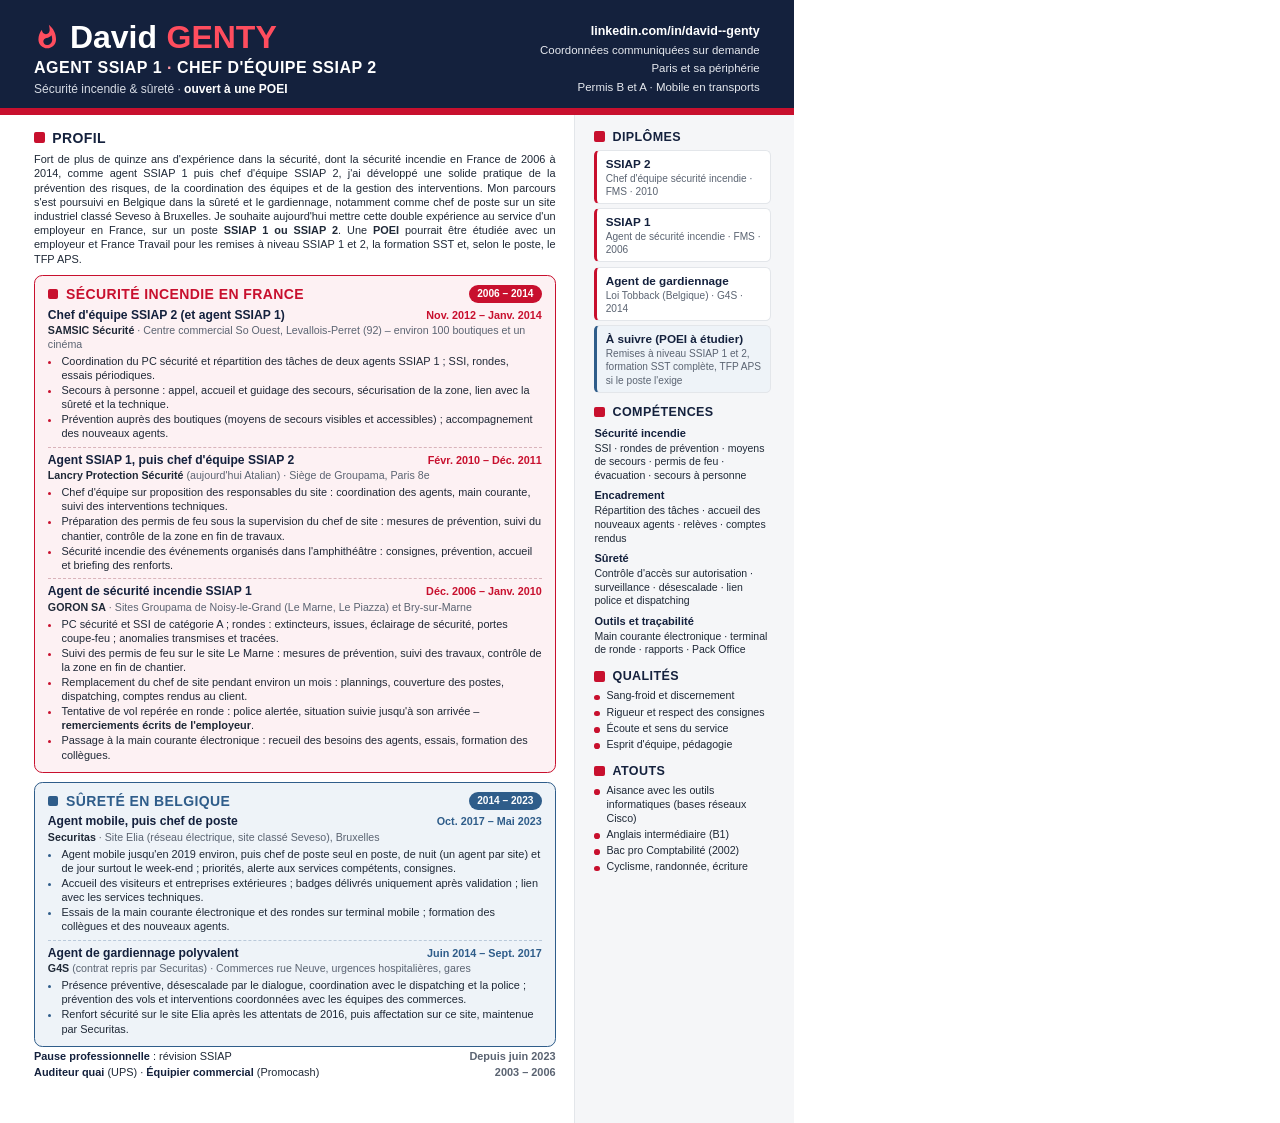
<file: cv/CV_David_GENTY_securite.html>
<!doctype html>
<html lang="fr">
<head>
<meta charset="utf-8">
<title>CV David GENTY – Sécurité incendie et sûreté (version publique)</title>
<meta name="robots" content="noindex">
<style>
  @page { size: A4; margin: 0; }
  :root{ --red:#c8102e; --red-soft:#fdf1f3; --steel:#2f5d8a; --steel-soft:#eef3f8; --navy:#14213d; --ink:#1f2937; --muted:#5b6472; --line:#e3e6ea; --soft:#f5f6f8; }
  *{box-sizing:border-box;margin:0;padding:0}
  body{font-family:"Segoe UI",Calibri,Arial,sans-serif;color:var(--ink);-webkit-print-color-adjust:exact;print-color-adjust:exact;background:#fff}
  .page{width:210mm;height:297mm;display:flex;flex-direction:column;overflow:hidden}

  header{background:var(--navy);color:#fff;padding:5.5mm 9mm 5mm;display:flex;justify-content:space-between;align-items:center;position:relative}
  header::after{content:"";position:absolute;left:0;right:0;bottom:0;height:1.8mm;background:var(--red)}
  .name{font-size:24pt;font-weight:800;line-height:1;display:flex;align-items:center;gap:2.5mm}
  .name span{color:#ff4d5e}
  .name svg{width:7mm;height:7mm}
  .title{font-size:12pt;font-weight:700;margin-top:1.6mm;text-transform:uppercase;letter-spacing:.5px}
  .title em{font-style:normal;color:#ff9aa5}
  .seek{margin-top:1.4mm;font-size:9pt;color:#d6dbe4}
  .seek b{color:#fff}
  .contact{font-size:8.6pt;line-height:1.6;text-align:right;color:#e6e9ef}
  .contact b{color:#fff;font-size:9.4pt}

  .strip{display:grid;grid-template-columns:repeat(4,1fr);border-bottom:1px solid var(--line)}
  .strip div{padding:2.2mm 2mm;text-align:center;border-right:1px solid var(--line)}
  .strip div:last-child{border-right:0}
  .strip b{display:block;color:var(--red);font-size:12pt;font-weight:800;line-height:1.1}
  .strip span{font-size:7.6pt;color:var(--muted);line-height:1.2;display:block}

  .body{flex:1;display:grid;grid-template-columns:1fr 58mm}
  main{padding:3.6mm 5mm 3mm 9mm;font-size:8.2pt;line-height:1.3}
  aside{background:var(--soft);padding:3.6mm 6mm 3mm 5mm;font-size:8pt;line-height:1.3;border-left:1px solid var(--line)}

  h2{font-size:10.5pt;font-weight:800;color:var(--navy);text-transform:uppercase;letter-spacing:.4px;margin:2.8mm 0 1.4mm;display:flex;align-items:center;gap:2mm}
  h2::before{content:"";width:2.8mm;height:2.8mm;background:var(--red);border-radius:.5mm;flex:0 0 auto}
  h2:first-child{margin-top:0}
  .profile{text-align:justify}

  .box{border-radius:2.2mm;padding:2.4mm 3.4mm 2.4mm;margin-top:2.4mm}
  .fire{background:var(--red-soft);border:1.3px solid var(--red)}
  .surete{background:var(--steel-soft);border:1.3px solid var(--steel)}
  .box-head{display:flex;justify-content:space-between;align-items:center;margin-bottom:1.2mm}
  .box-head h2{margin:0}
  .fire .box-head h2{color:var(--red)}
  .surete .box-head h2{color:var(--steel)}
  .surete .box-head h2::before{background:var(--steel)}
  .tag{color:#fff;font-size:7.6pt;font-weight:700;padding:.6mm 2.2mm;border-radius:3mm}
  .fire .tag{background:var(--red)} .surete .tag{background:var(--steel)}
  .job + .job{margin-top:1.6mm;padding-top:1.4mm;border-top:1px dashed #d9b3ba}
  .surete .job + .job{border-top-color:#b9c9da}
  .jt{display:flex;justify-content:space-between;align-items:baseline;gap:3mm}
  .jt h3{font-size:9.1pt;font-weight:800;color:var(--navy)}
  .jt .d{font-size:8.1pt;font-weight:700;color:var(--red);white-space:nowrap}
  .surete .jt .d{color:var(--steel)}
  .co{font-size:8pt;color:var(--muted);margin:.2mm 0 .5mm}
  .co b{color:var(--ink)}
  ul{padding-left:3.6mm}
  li{margin:.2mm 0}
  li::marker{color:var(--red)}
  .surete li::marker{color:var(--steel)}
  .other{margin-top:.6mm}
  .other .row{display:flex;justify-content:space-between;gap:3mm;margin:.6mm 0}
  .other b{color:var(--navy)}
  .other .d{color:var(--muted);font-weight:700;white-space:nowrap}

  aside h2{font-size:9.4pt;margin:3mm 0 1.3mm}
  .dip{background:#fff;border:1px solid var(--line);border-left:3px solid var(--red);border-radius:1.4mm;padding:1.3mm 2.2mm;margin-bottom:1.2mm}
  .dip b{color:var(--navy);font-size:8.8pt}
  .dip span{display:block;color:var(--muted);font-size:7.6pt}
  .dip.todo{border-left-color:var(--steel);background:var(--steel-soft)}
  .grp{font-weight:700;color:var(--navy);font-size:8.3pt;margin:1.5mm 0 .4mm}
  .grp:first-of-type{margin-top:0}
  .tags{font-size:7.9pt;color:var(--ink)}
  .list{list-style:none;padding:0}
  .list li{position:relative;padding-left:3.2mm;margin:.6mm 0}
  .list li::before{content:"";position:absolute;left:0;top:1.4mm;width:1.5mm;height:1.5mm;border-radius:50%;background:var(--red)}
</style>
</head>
<body>
<div class="page">

<header>
  <div>
    <div class="name"><svg viewBox="0 0 24 24" aria-hidden="true"><path fill="#ff4d5e" d="M13.5.67s.74 2.65.74 4.8c0 2.06-1.35 3.73-3.41 3.73-2.07 0-3.63-1.67-3.63-3.73l.03-.36C5.21 7.51 4 10.62 4 14c0 4.42 3.58 8 8 8s8-3.58 8-8C20 8.61 17.41 3.8 13.5.67zM11.71 19c-1.78 0-3.22-1.4-3.22-3.14 0-1.62 1.05-2.76 2.81-3.12 1.77-.36 3.6-1.21 4.62-2.58.39 1.29.59 2.65.59 4.04 0 2.65-2.15 4.8-4.8 4.8z"/></svg>David <span>GENTY</span></div>
    <div class="title">Agent SSIAP 1 <em>·</em> Chef d'équipe SSIAP 2</div>
    <div class="seek">Sécurité incendie &amp; sûreté · <b>ouvert à une POEI</b></div>
  </div>
  <div class="contact">
    <b>linkedin.com/in/david--genty</b><br>
    Coordonnées communiquées sur demande<br>
    Paris et sa périphérie<br>
    Permis B et A · Mobile en transports
  </div>
</header>


<div class="body">
<main>
  <h2>Profil</h2>
  <p class="profile">Fort de plus de quinze ans d'expérience dans la sécurité, dont la sécurité incendie en France de 2006 à 2014, comme agent SSIAP 1 puis chef d'équipe SSIAP 2, j'ai développé une solide pratique de la prévention des risques, de la coordination des équipes et de la gestion des interventions. Mon parcours s'est poursuivi en Belgique dans la sûreté et le gardiennage, notamment comme chef de poste sur un site industriel classé Seveso à Bruxelles. Je souhaite aujourd'hui mettre cette double expérience au service d'un employeur en France, sur un poste <b>SSIAP 1 ou SSIAP 2</b>. Une <b>POEI</b> pourrait être étudiée avec un employeur et France Travail pour les remises à niveau SSIAP 1 et 2, la formation SST et, selon le poste, le TFP APS.</p>

  <div class="box fire">
    <div class="box-head"><h2>Sécurité incendie en France</h2><span class="tag">2006 – 2014</span></div>

    <div class="job">
      <div class="jt"><h3>Chef d'équipe SSIAP 2 (et agent SSIAP 1)</h3><span class="d">Nov. 2012 – Janv. 2014</span></div>
      <div class="co"><b>SAMSIC Sécurité</b> · Centre commercial So Ouest, Levallois-Perret (92) – environ 100 boutiques et un cinéma</div>
      <ul>
        <li>Coordination du PC sécurité et répartition des tâches de deux agents SSIAP 1 ; SSI, rondes, essais périodiques.</li>
        <li>Secours à personne : appel, accueil et guidage des secours, sécurisation de la zone, lien avec la sûreté et la technique.</li>
        <li>Prévention auprès des boutiques (moyens de secours visibles et accessibles) ; accompagnement des nouveaux agents.</li>
      </ul>
    </div>

    <div class="job">
      <div class="jt"><h3>Agent SSIAP 1, puis chef d'équipe SSIAP 2</h3><span class="d">Févr. 2010 – Déc. 2011</span></div>
      <div class="co"><b>Lancry Protection Sécurité</b> (aujourd'hui Atalian) · Siège de Groupama, Paris 8e</div>
      <ul>
        <li>Chef d'équipe sur proposition des responsables du site : coordination des agents, main courante, suivi des interventions techniques.</li>
        <li>Préparation des permis de feu sous la supervision du chef de site : mesures de prévention, suivi du chantier, contrôle de la zone en fin de travaux.</li>
        <li>Sécurité incendie des événements organisés dans l'amphithéâtre : consignes, prévention, accueil et briefing des renforts.</li>
      </ul>
    </div>

    <div class="job">
      <div class="jt"><h3>Agent de sécurité incendie SSIAP 1</h3><span class="d">Déc. 2006 – Janv. 2010</span></div>
      <div class="co"><b>GORON SA</b> · Sites Groupama de Noisy-le-Grand (Le Marne, Le Piazza) et Bry-sur-Marne</div>
      <ul>
        <li>PC sécurité et SSI de catégorie A ; rondes : extincteurs, issues, éclairage de sécurité, portes coupe-feu ; anomalies transmises et tracées.</li>
        <li>Suivi des permis de feu sur le site Le Marne : mesures de prévention, suivi des travaux, contrôle de la zone en fin de chantier.</li>
        <li>Remplacement du chef de site pendant environ un mois : plannings, couverture des postes, dispatching, comptes rendus au client.</li>
        <li>Tentative de vol repérée en ronde : police alertée, situation suivie jusqu'à son arrivée – <b>remerciements écrits de l'employeur</b>.</li>
        <li>Passage à la main courante électronique : recueil des besoins des agents, essais, formation des collègues.</li>
      </ul>
    </div>
  </div>

  <div class="box surete">
    <div class="box-head"><h2>Sûreté en Belgique</h2><span class="tag">2014 – 2023</span></div>
    <div class="job">
      <div class="jt"><h3>Agent mobile, puis chef de poste</h3><span class="d">Oct. 2017 – Mai 2023</span></div>
      <div class="co"><b>Securitas</b> · Site Elia (réseau électrique, site classé Seveso), Bruxelles</div>
      <ul>
        <li>Agent mobile jusqu'en 2019 environ, puis chef de poste seul en poste, de nuit (un agent par site) et de jour surtout le week-end ; priorités, alerte aux services compétents, consignes.</li>
        <li>Accueil des visiteurs et entreprises extérieures ; badges délivrés uniquement après validation ; lien avec les services techniques.</li>
        <li>Essais de la main courante électronique et des rondes sur terminal mobile ; formation des collègues et des nouveaux agents.</li>
      </ul>
    </div>
    <div class="job">
      <div class="jt"><h3>Agent de gardiennage polyvalent</h3><span class="d">Juin 2014 – Sept. 2017</span></div>
      <div class="co"><b>G4S</b> (contrat repris par Securitas) · Commerces rue Neuve, urgences hospitalières, gares</div>
      <ul>
        <li>Présence préventive, désescalade par le dialogue, coordination avec le dispatching et la police ; prévention des vols et interventions coordonnées avec les équipes des commerces.</li>
        <li>Renfort sécurité sur le site Elia après les attentats de 2016, puis affectation sur ce site, maintenue par Securitas.</li>
      </ul>
    </div>
  </div>

  <div class="other">
    <div class="row"><span><b>Pause professionnelle</b> : révision SSIAP</span><span class="d">Depuis juin 2023</span></div>
    <div class="row"><span><b>Auditeur quai</b> (UPS) · <b>Équipier commercial</b> (Promocash)</span><span class="d">2003 – 2006</span></div>
  </div>
</main>

<aside>
  <h2>Diplômes</h2>
  <div class="dip"><b>SSIAP 2</b><span>Chef d'équipe sécurité incendie · FMS · 2010</span></div>
  <div class="dip"><b>SSIAP 1</b><span>Agent de sécurité incendie · FMS · 2006</span></div>
  <div class="dip"><b>Agent de gardiennage</b><span>Loi Tobback (Belgique) · G4S · 2014</span></div>
  <div class="dip todo"><b>À suivre (POEI à étudier)</b><span>Remises à niveau SSIAP 1 et 2, formation SST complète, TFP APS si le poste l'exige</span></div>

  <h2>Compétences</h2>
  <div class="grp">Sécurité incendie</div>
  <div class="tags">SSI · rondes de prévention · moyens de secours · permis de feu · évacuation · secours à personne</div>
  <div class="grp">Encadrement</div>
  <div class="tags">Répartition des tâches · accueil des nouveaux agents · relèves · comptes rendus</div>
  <div class="grp">Sûreté</div>
  <div class="tags">Contrôle d'accès sur autorisation · surveillance · désescalade · lien police et dispatching</div>
  <div class="grp">Outils et traçabilité</div>
  <div class="tags">Main courante électronique · terminal de ronde · rapports · Pack Office</div>

  <h2>Qualités</h2>
  <ul class="list">
    <li>Sang-froid et discernement</li>
    <li>Rigueur et respect des consignes</li>
    <li>Écoute et sens du service</li>
    <li>Esprit d'équipe, pédagogie</li>
  </ul>

  <h2>Atouts</h2>
  <ul class="list">
    <li>Aisance avec les outils informatiques (bases réseaux Cisco)</li>
    <li>Anglais intermédiaire (B1)</li>
    <li>Bac pro Comptabilité (2002)</li>
    <li>Cyclisme, randonnée, écriture</li>
  </ul>
</aside>
</div>
</div>
</body>
</html>
</file>
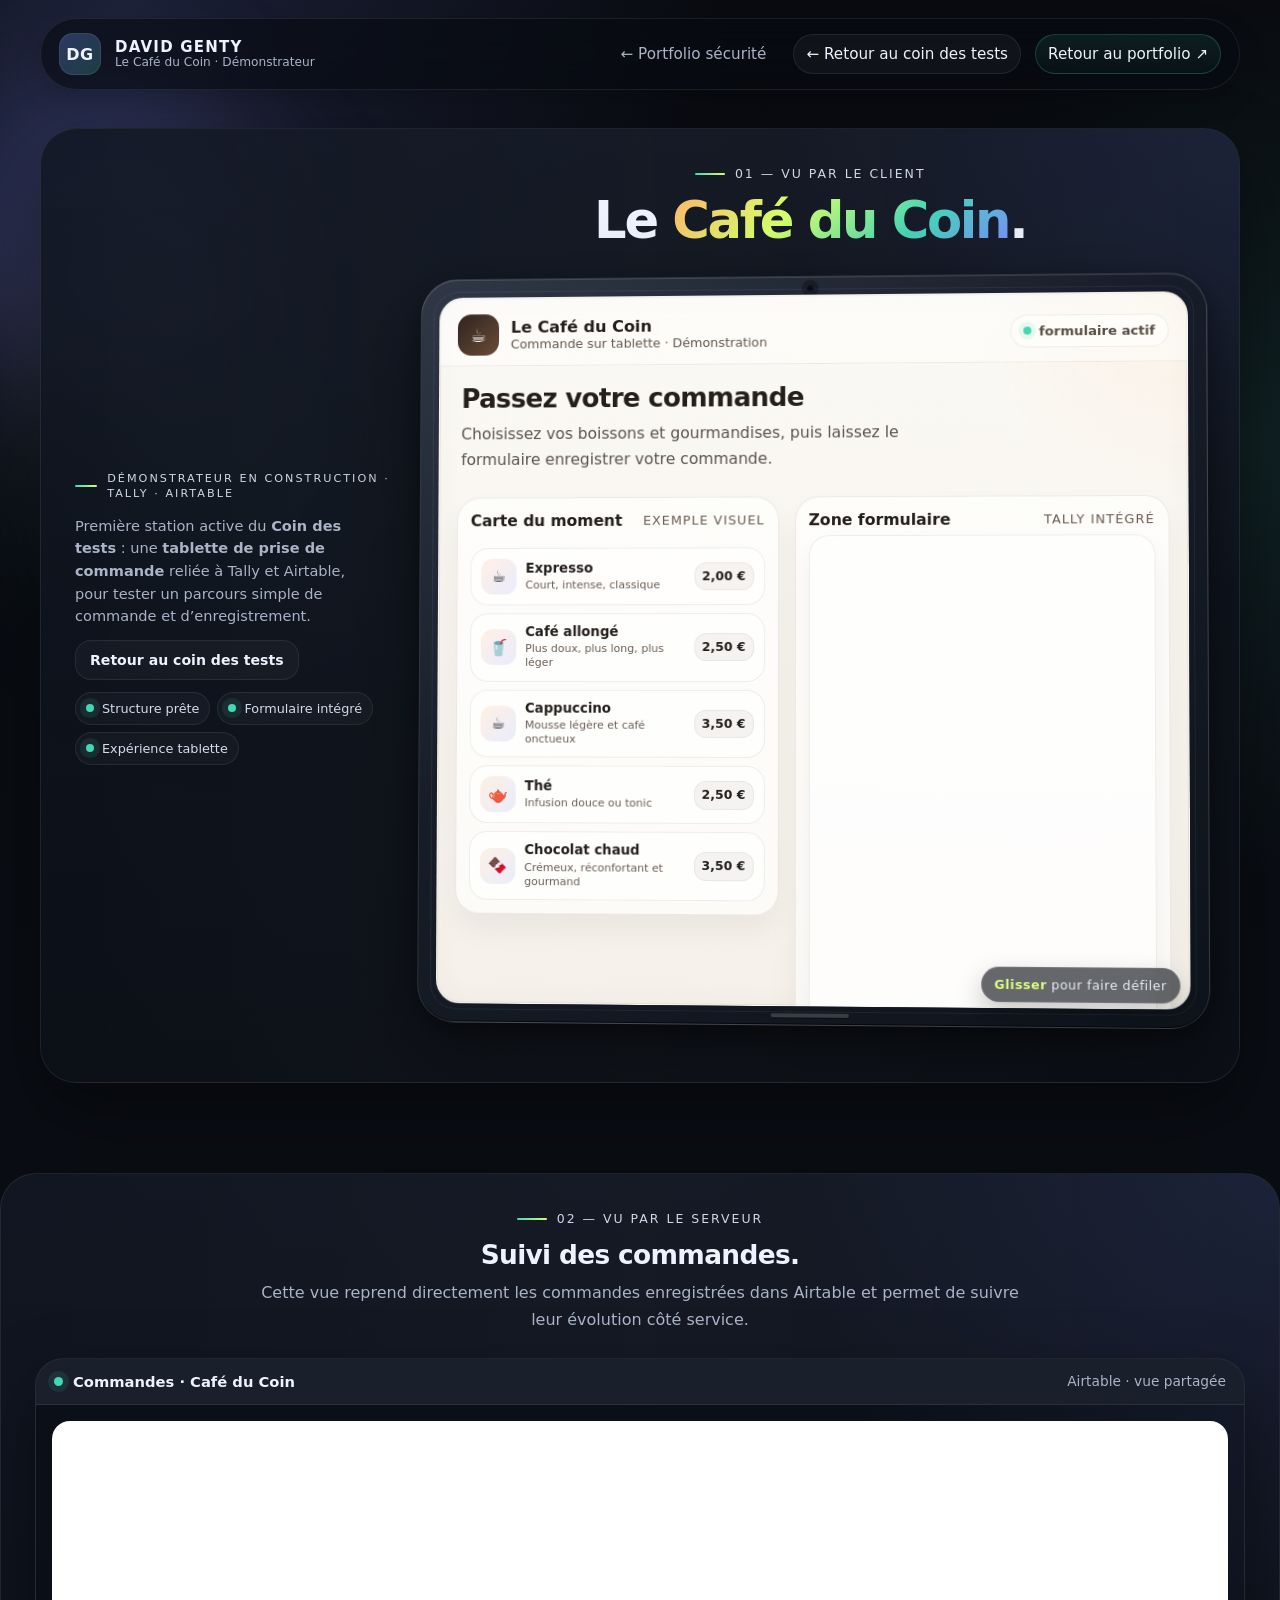
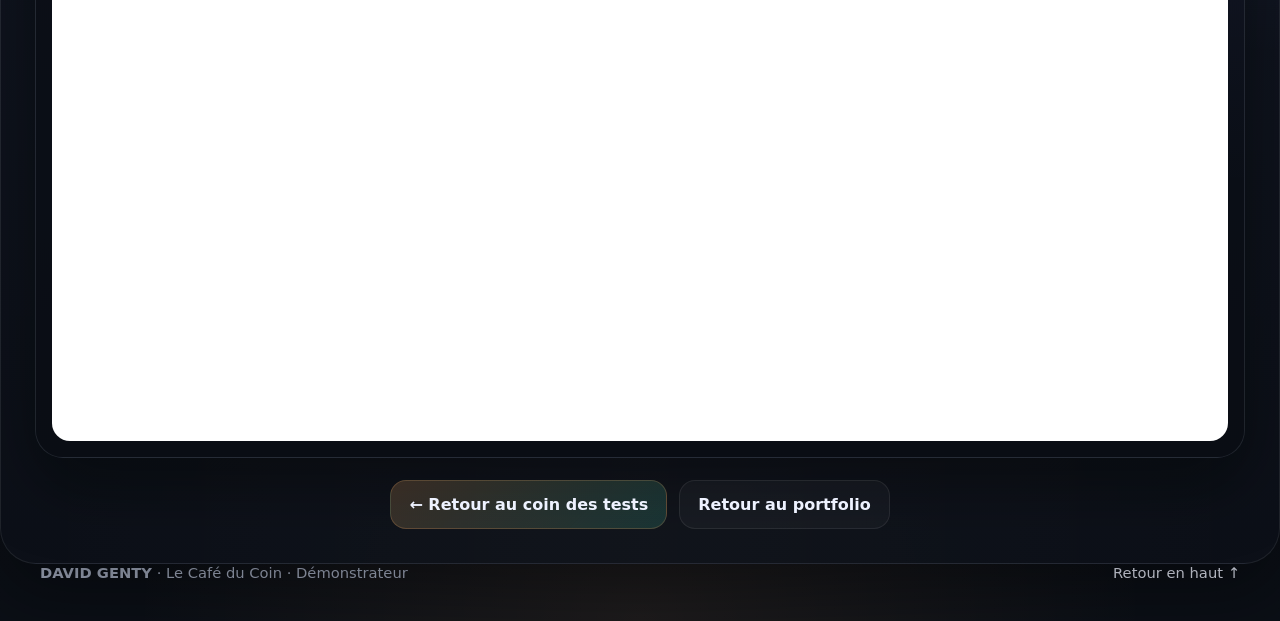
<file: informatique/cafe-du-coin.html>
<!DOCTYPE html>
<html lang="fr">
<head>
  <meta charset="UTF-8" />
  <meta name="viewport" content="width=device-width, initial-scale=1.0" />
  <meta name="description" content="Le Café du Coin — démonstrateur de commande sur tablette par David Genty." />
  <meta name="theme-color" content="#090b10" />
  <title>Le Café du Coin — David Genty</title>
  <style>
    :root{
      --bg:#090b10;
      --bg2:#0e131c;
      --panel:#131a26;
      --panel2:#101722;
      --line:rgba(255,255,255,.08);
      --line-strong:rgba(255,255,255,.14);
      --text:#eef2ff;
      --muted:#aab3c7;
      --green:#44d7b6;
      --lime:#d6ff6b;
      --violet:#7c8cff;
      --orange:#ffb36b;
      --shadow:0 28px 70px rgba(0,0,0,.38);
      --radius:28px;
      --max:1200px;
    }

    *{box-sizing:border-box}
    html{scroll-behavior:smooth}
    body{
      margin:0;
      font-family:Inter, ui-sans-serif, system-ui, -apple-system, Segoe UI, Roboto, Helvetica, Arial, sans-serif;
      color:var(--text);
      background:
        radial-gradient(circle at 10% 0%, rgba(124,140,255,.16), transparent 24%),
        radial-gradient(circle at 100% 20%, rgba(68,215,182,.10), transparent 20%),
        radial-gradient(circle at 50% 100%, rgba(255,179,107,.08), transparent 22%),
        linear-gradient(180deg, #090b10 0%, #0b0f16 100%);
      min-height:100vh;
      overflow-x:hidden;
    }

    .ambient,
    .ambient::before,
    .ambient::after{
      position:fixed;
      border-radius:999px;
      filter:blur(60px);
      pointer-events:none;
      z-index:-2;
    }
    .ambient{
      width:320px;height:320px;top:8%;left:-60px;
      background:rgba(124,140,255,.20);
    }
    .ambient::before{
      content:"";
      width:300px;height:300px;right:-120px;top:260px;position:fixed;
      background:rgba(68,215,182,.14);
    }
    .ambient::after{
      content:"";
      width:260px;height:260px;left:35%;bottom:-80px;position:fixed;
      background:rgba(255,179,107,.10);
    }

    .noise{
      position:fixed; inset:0; pointer-events:none; z-index:-1; opacity:.06;
      background-image:
        linear-gradient(rgba(255,255,255,.05) 1px, transparent 1px),
        linear-gradient(90deg, rgba(255,255,255,.05) 1px, transparent 1px);
      background-size: 28px 28px;
      mask-image: radial-gradient(circle at center, black 55%, transparent 100%);
    }

    .site-header{
      width:min(calc(100% - 32px), var(--max));
      margin:18px auto 0;
      padding:14px 18px;
      border:1px solid var(--line);
      background:rgba(8,11,17,.62);
      backdrop-filter:blur(16px);
      border-radius:999px;
      display:flex;
      justify-content:space-between;
      align-items:center;
      gap:24px;
      position:sticky;
      top:14px;
      z-index:50;
      box-shadow:0 10px 28px rgba(0,0,0,.18);
    }

    .brand{
      display:flex; align-items:center; gap:14px;
      text-decoration:none; color:var(--text);
      min-width:0;
    }
    .brand-mark{
      width:42px;height:42px;border-radius:14px;
      display:grid;place-items:center;
      font-weight:800; letter-spacing:.04em;
      background:linear-gradient(135deg, rgba(124,140,255,.30), rgba(68,215,182,.22));
      border:1px solid rgba(255,255,255,.08);
    }
    .brand-copy{display:flex; flex-direction:column; line-height:1.05}
    .brand-copy strong{font-size:.94rem; letter-spacing:.08em}
    .brand-copy small{font-size:.76rem;color:var(--muted)}

    .main-nav{display:flex; gap:14px; align-items:center; flex-wrap:wrap; justify-content:flex-end}
    .main-nav a{
      text-decoration:none; color:var(--muted); font-size:.95rem;
      padding:10px 12px; border-radius:999px; border:1px solid transparent; transition:.2s ease;
    }
    .main-nav a:hover,
    .main-nav a.active{
      color:var(--text); background:rgba(255,255,255,.04); border-color:var(--line);
    }
    .main-nav .nav-cta{
      color:var(--text);
      background:linear-gradient(180deg, rgba(68,215,182,.10), rgba(68,215,182,.04));
      border-color:rgba(68,215,182,.22);
    }

    .nav-toggle{
      display:none;
      width:44px;height:44px;border-radius:14px;
      border:1px solid var(--line);
      background:rgba(255,255,255,.03);
      align-items:center;justify-content:center;flex-direction:column;gap:5px;
    }
    .nav-toggle span{width:18px;height:2px;border-radius:999px;background:var(--text);display:block}

    .page-shell{
      width:min(calc(100% - 32px), var(--max));
      margin:38px auto 90px;
    }

    .section-shell{
      border:1px solid var(--line);
      background:linear-gradient(180deg, rgba(18,24,36,.88), rgba(12,16,24,.90));
      border-radius:36px;
      overflow:hidden;
      box-shadow:var(--shadow);
      position:relative;
      margin-top:28px;
    }
    .section-shell::before{
      content:"";
      position:absolute; inset:0;
      background:
        radial-gradient(circle at top right, rgba(124,140,255,.10), transparent 30%),
        linear-gradient(90deg, transparent, rgba(255,255,255,.02), transparent);
      pointer-events:none;
    }
    .section-inner{position:relative; z-index:1; padding:34px}

    .eyebrow{
      margin:0 0 12px; color:#d0d7e6; font-size:.78rem;
      text-transform:uppercase; letter-spacing:.18em;
      display:flex; align-items:center; gap:10px;
    }
    .eyebrow span{
      width:32px;height:2px;border-radius:999px;
      background:linear-gradient(90deg, var(--green), var(--lime));
      display:inline-block;
    }
    h1,h2,h3{margin:0}
    h1{
      font-size:clamp(2.6rem, 6vw, 4.9rem);
      line-height:.98; letter-spacing:-.04em;
    }
    h1 em{
      font-style:normal;
      background:linear-gradient(135deg, #ffb36b 0%, #d6ff6b 35%, #44d7b6 70%, #7c8cff 100%);
      -webkit-background-clip:text; background-clip:text; color:transparent;
    }
    h2{
      font-size:clamp(1.8rem, 3vw, 2.8rem);
      line-height:1.05; letter-spacing:-.03em;
    }
    h3{
      font-size:clamp(1.08rem, 2vw, 1.3rem);
      letter-spacing:-.02em;
      line-height:1.1;
    }
    p{margin:0; color:var(--muted); line-height:1.7}

    .hero{
      display:grid; grid-template-columns:.88fr 1.12fr; gap:28px; align-items:center;
    }
    .hero-copy{display:flex; flex-direction:column; gap:18px}
    .hero-copy .lead{max-width:58ch; font-size:1.03rem}
    .hero-actions{display:flex; gap:14px; flex-wrap:wrap; margin-top:4px}
    .button{
      display:inline-flex; align-items:center; justify-content:center; gap:10px;
      text-decoration:none; color:var(--text); font-weight:600;
      padding:14px 18px; border-radius:16px;
      border:1px solid var(--line);
      transition:.22s ease;
      background:rgba(255,255,255,.03);
    }
    .button:hover{transform:translateY(-1px); border-color:rgba(255,255,255,.16)}
    .button-primary{
      background:linear-gradient(135deg, rgba(255,179,107,.18), rgba(68,215,182,.16));
      border-color:rgba(255,179,107,.20);
    }
    .button-ghost{background:rgba(255,255,255,.03)}
    .button.small{padding:12px 14px; border-radius:14px; font-size:.94rem}

    .status-row{display:flex; flex-wrap:wrap; gap:10px 12px}
    .chip{
      display:inline-flex; align-items:center; gap:8px;
      padding:10px 14px; border-radius:999px;
      border:1px solid var(--line);
      background:rgba(255,255,255,.03);
      color:#d4dced; font-size:.92rem;
    }
    .chip i{
      width:8px;height:8px;border-radius:999px;background:var(--green);display:inline-block;
      box-shadow:0 0 0 6px rgba(68,215,182,.10);
    }

    .device-stage{
      display:flex; justify-content:center; align-items:center; min-height:720px;
      position:relative;
      padding:8px 0;
    }
    .device-stage::before{
      content:"";
      position:absolute;
      width:380px;height:380px;border-radius:999px;
      background:radial-gradient(circle, rgba(255,179,107,.10), transparent 70%);
      top:40px; right:30px; pointer-events:none;
    }

    .tablet{
      width:min(100%, 660px);
      aspect-ratio: 4 / 3;
      border-radius:34px;
      padding:20px;
      position:relative;
      background:
        linear-gradient(160deg, rgba(36,43,56,.98), rgba(20,25,36,.98)),
        #11161f;
      border:1px solid rgba(255,255,255,.10);
      box-shadow:
        0 34px 90px rgba(0,0,0,.42),
        inset 0 1px 0 rgba(255,255,255,.08);
    }
    .tablet::before{
      content:"";
      position:absolute; inset:12px;
      border-radius:26px;
      border:1px solid rgba(255,255,255,.06);
      pointer-events:none;
    }
    .camera-dot{
      position:absolute; top:10px; left:50%; transform:translateX(-50%);
      width:10px;height:10px;border-radius:999px;
      background:#0b1017;border:1px solid rgba(255,255,255,.08);
      box-shadow:0 0 0 6px rgba(0,0,0,.22);
    }
    .tablet-screen{
      width:100%; height:100%;
      border-radius:24px;
      overflow:hidden;
      border:1px solid rgba(255,255,255,.08);
      background:
        radial-gradient(circle at top right, rgba(255,179,107,.10), transparent 20%),
        linear-gradient(180deg, rgba(253,251,246,.99), rgba(247,243,236,.99));
      color:#202530;
      display:grid;
      grid-template-rows:auto auto 1fr auto;
      position:relative;
    }
    .tablet-screen::before{
      content:"";
      position:absolute; inset:0;
      background-image:
        linear-gradient(rgba(0,0,0,.025) 1px, transparent 1px),
        linear-gradient(90deg, rgba(0,0,0,.018) 1px, transparent 1px);
      background-size:22px 22px;
      opacity:.35;
      pointer-events:none;
      mask-image:linear-gradient(180deg, rgba(0,0,0,.6), rgba(0,0,0,.18));
    }

    .screen-top{
      display:flex; justify-content:space-between; align-items:center;
      padding:16px 18px 10px;
      border-bottom:1px solid rgba(25,33,44,.08);
      background:rgba(255,255,255,.45);
      backdrop-filter:blur(8px);
    }
    .screen-top .brandline{
      display:flex; align-items:center; gap:12px;
    }
    .cafe-logo{
      width:42px;height:42px;border-radius:14px;
      display:grid; place-items:center;
      color:#fff;
      font-size:1.15rem;
      background:linear-gradient(135deg, #2f2320, #6a4c37);
      box-shadow:inset 0 1px 0 rgba(255,255,255,.16);
    }
    .brandline strong{
      display:block; font-size:1.02rem; color:#241f1c;
    }
    .brandline small{
      display:block; color:#63554b; font-size:.8rem;
    }
    .screen-badge{
      padding:8px 12px; border-radius:999px;
      border:1px solid rgba(32,37,48,.08);
      background:#fffdf9; color:#594d45; font-size:.82rem; font-weight:600;
      display:inline-flex; align-items:center; gap:8px;
    }
    .screen-badge i{
      width:8px;height:8px;border-radius:999px;background:var(--green);display:inline-block;
      box-shadow:0 0 0 5px rgba(68,215,182,.12);
    }

    .screen-heading{
      padding:18px 22px 10px;
      display:flex; justify-content:space-between; align-items:flex-start; gap:18px;
    }
    .screen-heading h2{
      font-size:clamp(1.7rem, 3vw, 2.4rem);
      color:#241f1c;
      line-height:1;
      margin-bottom:8px;
    }
    .screen-heading p{color:#5b524c; max-width:52ch; font-size:.98rem}
    .screen-meta{
      display:flex; gap:10px; flex-wrap:wrap; justify-content:flex-end;
    }
    .soft-pill{
      padding:9px 12px; border-radius:999px;
      background:rgba(108,78,56,.08); color:#5f5146;
      border:1px solid rgba(94,82,72,.10); font-size:.84rem; font-weight:600;
    }

    .screen-grid{
      display:grid;
      grid-template-columns: 1fr 1.1fr;
      gap:18px;
      padding:14px 22px 18px;
      min-height:0;
    }
    .menu-pane,
    .form-pane{
      border:1px solid rgba(30,36,44,.08);
      border-radius:24px;
      background:rgba(255,255,255,.62);
      box-shadow:0 16px 28px rgba(26,18,11,.05);
      position:relative;
      overflow:hidden;
    }

    .menu-pane{
      padding:16px;
      display:flex; flex-direction:column; gap:12px;
    }
    .menu-pane .pane-title,
    .form-pane .pane-title{
      display:flex; justify-content:space-between; align-items:center; gap:10px;
      margin-bottom:6px;
    }
    .pane-title strong{
      color:#241f1c; font-size:.98rem;
    }
    .pane-title span{
      color:#6a5b50; font-size:.8rem; text-transform:uppercase; letter-spacing:.08em;
    }

    .menu-items{display:grid; gap:10px}
    .menu-item{
      display:grid; grid-template-columns:auto 1fr auto; gap:12px; align-items:center;
      padding:12px;
      border-radius:18px;
      border:1px solid rgba(31,37,45,.08);
      background:rgba(255,255,255,.68);
    }
    .menu-icon{
      width:42px;height:42px;border-radius:14px;
      display:grid;place-items:center;
      background:linear-gradient(135deg, rgba(255,179,107,.18), rgba(124,140,255,.16));
      font-size:1.2rem;
    }
    .menu-item strong{display:block; color:#241f1c; margin-bottom:3px; font-size:.95rem}
    .menu-item small{display:block; color:#695b51; font-size:.82rem}
    .price{
      color:#241f1c; font-weight:700; white-space:nowrap;
      padding:8px 10px; border-radius:12px; background:rgba(108,78,56,.06);
      border:1px solid rgba(94,82,72,.08);
      font-size:.9rem;
    }

    .form-pane{
      padding:18px;
      display:flex; flex-direction:column;
      min-height:100%;
    }
    .placeholder-shell{
      margin-top:6px;
      border:2px dashed rgba(55,67,80,.16);
      border-radius:20px;
      background:
        linear-gradient(180deg, rgba(255,255,255,.72), rgba(255,255,255,.56));
      display:flex;
      flex-direction:column;
      align-items:center;
      justify-content:center;
      gap:18px;
      text-align:center;
      padding:26px;
      min-height:100%;
      position:relative;
      overflow:hidden;
    }
    .placeholder-shell::before{
      content:"";
      position:absolute; width:160px;height:160px;border-radius:999px;
      background:radial-gradient(circle, rgba(68,215,182,.09), transparent 70%);
      top:-40px; left:-40px;
    }
    .placeholder-shell::after{
      content:"";
      position:absolute; width:150px;height:150px;border-radius:999px;
      background:radial-gradient(circle, rgba(124,140,255,.08), transparent 70%);
      bottom:-40px; right:-30px;
    }
    .placeholder-icon{
      width:72px;height:72px;border-radius:22px;
      display:grid; place-items:center;
      font-size:1.7rem;
      color:#fff;
      background:linear-gradient(135deg, #44d7b6, #7c8cff);
      box-shadow:0 18px 35px rgba(61,103,181,.20);
      position:relative;
      z-index:1;
    }
    .placeholder-shell h3{
      color:#241f1c;
      font-size:1.28rem;
      position:relative;
      z-index:1;
    }
    .placeholder-shell p{
      color:#5e544d;
      max-width:35ch;
      position:relative;
      z-index:1;
    }
    .tally-frame{
      width:100%;
      border:1px dashed rgba(31,37,45,.14);
      background:rgba(249,247,242,.74);
      border-radius:18px;
      padding:16px;
      text-align:left;
      position:relative;
      z-index:1;
    }
    .tally-frame strong{
      display:block; color:#241f1c; margin-bottom:8px; font-size:.95rem;
    }
    .tally-frame ul{
      margin:0; padding-left:18px; color:#5f544d;
      line-height:1.7; font-size:.92rem;
    }

    .screen-footer{
      padding:14px 20px 18px;
      display:flex; justify-content:space-between; align-items:center; gap:16px; flex-wrap:wrap;
      border-top:1px solid rgba(25,33,44,.08);
      background:rgba(255,255,255,.45);
    }
    .screen-footer .hint{
      color:#66584d; font-size:.9rem;
    }
    .mini-action{
      display:flex; gap:10px; flex-wrap:wrap;
    }

    .info-grid{
      display:grid; grid-template-columns: repeat(3, minmax(0,1fr)); gap:18px;
    }
    .info-card{
      border:1px solid var(--line);
      border-radius:28px;
      background:linear-gradient(180deg, rgba(20,27,39,.96), rgba(13,18,27,.95));
      padding:24px;
      position:relative;
      overflow:hidden;
      min-height:100%;
    }
    .info-card::before{
      content:"";
      position:absolute; width:140px;height:140px;border-radius:999px;
      right:-40px; top:-40px;
      background:radial-gradient(circle, rgba(124,140,255,.15), transparent 70%);
      pointer-events:none;
    }
    .info-card .mini{
      font-size:.77rem; text-transform:uppercase; letter-spacing:.15em; color:#d3dced;
      display:flex; align-items:center; gap:9px; margin-bottom:12px;
    }
    .info-card .mini::before{
      content:""; width:8px;height:8px;border-radius:999px; background:var(--orange); display:inline-block;
      box-shadow:0 0 0 6px rgba(255,179,107,.10);
    }
    .info-card p{margin-top:10px}
    .bullet-list{display:grid; gap:10px; margin-top:14px}
    .bullet{
      display:flex; gap:10px; align-items:flex-start;
      color:var(--muted); line-height:1.55;
    }
    .bullet i{
      width:20px;height:20px;border-radius:999px; flex:0 0 20px;
      border:1px solid rgba(68,215,182,.28);
      background:rgba(68,215,182,.08);
      position:relative; margin-top:2px;
    }
    .bullet i::after{
      content:""; position:absolute; inset:5px; border-radius:999px; background:var(--green);
      box-shadow:0 0 0 6px rgba(68,215,182,.10);
    }

    .contact-panel{
      display:grid; grid-template-columns:1fr auto; align-items:center; gap:20px;
    }
    .contact-links{
      display:flex; gap:12px; flex-wrap:wrap; justify-content:flex-end;
    }

    footer{
      width:min(calc(100% - 32px), var(--max));
      margin:0 auto 40px;
      display:flex; justify-content:space-between; align-items:center; gap:18px; flex-wrap:wrap;
      color:var(--muted);
      font-size:.92rem;
    }
    footer a{color:var(--text); text-decoration:none}

    @media (max-width: 1080px){
      .hero{grid-template-columns:1fr}
      .device-stage{min-height:auto}
      .info-grid{grid-template-columns:1fr}
      .tablet{max-width:780px}
    }

    @media (max-width: 860px){
      .site-header{
        border-radius:26px;
        padding:14px;
        align-items:flex-start;
      }
      .nav-toggle{display:flex}
      .main-nav{
        display:none; width:100%; padding-top:12px;
        flex-direction:column; align-items:stretch;
      }
      .main-nav.open{display:flex}
      .main-nav a{width:100%; text-align:center}

      .screen-grid{grid-template-columns:1fr}
      .contact-panel{grid-template-columns:1fr}
      .contact-links{justify-content:flex-start}
    }

    @media (max-width: 620px){
      .site-header{width:min(calc(100% - 20px), var(--max)); top:10px}
      .page-shell{width:min(calc(100% - 20px), var(--max)); margin-top:22px}
      .section-inner{padding:22px 18px}
      .screen-top,
      .screen-heading,
      .screen-grid,
      .screen-footer{padding-left:16px; padding-right:16px}
      .screen-heading{flex-direction:column; align-items:flex-start}
      .screen-meta{justify-content:flex-start}
      .tablet{padding:14px; border-radius:28px}
      .tablet-screen{border-radius:20px}
      .hero-actions, .contact-links{width:100%}
      .button{width:100%}
      .chip{width:100%; justify-content:center}
    }

    @media (prefers-reduced-motion: reduce){
      *{scroll-behavior:auto}
    }
  
    /* ===== V2 TABLETTE : rendu plus réaliste + écran réellement manipulable ===== */
    .device-stage{
      min-height:760px;
      perspective:1400px;
    }

    .tablet{
      width:min(100%, 690px);
      aspect-ratio:auto;
      height:720px;
      border-radius:38px;
      padding:18px;
      background:
        linear-gradient(145deg, #303746 0%, #171d28 42%, #0e131b 100%);
      border:1px solid rgba(255,255,255,.13);
      box-shadow:
        0 36px 90px rgba(0,0,0,.46),
        0 8px 22px rgba(0,0,0,.34),
        inset 0 1px 0 rgba(255,255,255,.12),
        inset 0 -1px 0 rgba(0,0,0,.7);
      transform:rotateY(-2deg) rotateX(1deg);
      transform-style:preserve-3d;
    }

    .tablet::after{
      content:"";
      position:absolute;
      left:50%;
      bottom:7px;
      width:78px;
      height:4px;
      border-radius:999px;
      transform:translateX(-50%);
      background:rgba(255,255,255,.16);
      box-shadow:0 1px 0 rgba(0,0,0,.5);
    }

    .camera-dot{
      top:7px;
      width:9px;
      height:9px;
      background:#05080d;
      border:1px solid rgba(255,255,255,.10);
      box-shadow:
        0 0 0 4px rgba(0,0,0,.30),
        inset 0 0 0 2px rgba(33,56,72,.25);
    }

    .tablet-screen{
      display:block;
      height:100%;
      overflow-y:auto;
      overflow-x:hidden;
      overscroll-behavior:contain;
      scrollbar-width:thin;
      scrollbar-color:#8c765f rgba(66,55,45,.08);
      cursor:grab;
      user-select:none;
      touch-action:pan-y;
      scroll-behavior:smooth;
      border-radius:24px;
      box-shadow:
        inset 0 0 0 1px rgba(0,0,0,.06),
        inset 0 0 28px rgba(86,65,48,.04);
    }

    .tablet-screen.is-dragging{
      cursor:grabbing;
      scroll-behavior:auto;
    }

    .tablet-screen::-webkit-scrollbar{
      width:11px;
    }

    .tablet-screen::-webkit-scrollbar-track{
      background:rgba(91,72,57,.06);
    }

    .tablet-screen::-webkit-scrollbar-thumb{
      background:linear-gradient(180deg, #9b836b, #6e5b49);
      border-radius:999px;
      border:3px solid rgba(250,247,240,.9);
    }

    .tablet-screen::-webkit-scrollbar-thumb:hover{
      background:linear-gradient(180deg, #b1977d, #7c6651);
    }

    .screen-top{
      position:sticky;
      top:0;
      z-index:8;
    }

    .screen-footer{
      margin-top:8px;
    }

    .screen-grid{
      min-height:720px;
      align-items:stretch;
    }

    .menu-pane{
      align-self:start;
      position:sticky;
      top:84px;
    }

    .form-pane{
      min-height:620px;
    }

    .drag-hint{
      position:absolute;
      right:28px;
      bottom:24px;
      z-index:6;
      pointer-events:none;
      padding:9px 12px;
      border-radius:999px;
      background:rgba(12,16,23,.72);
      border:1px solid rgba(255,255,255,.10);
      color:#e7edf7;
      font-size:.78rem;
      letter-spacing:.04em;
      backdrop-filter:blur(10px);
      opacity:.88;
      box-shadow:0 10px 24px rgba(0,0,0,.25);
    }

    .drag-hint strong{
      color:var(--lime);
      font-weight:700;
    }

    @media (max-width: 1080px){
      .tablet{
        max-width:780px;
        height:700px;
        transform:none;
      }
    }

    @media (max-width: 700px){
      .device-stage{
        min-height:auto;
      }

      .tablet{
        width:100%;
        height:690px;
        padding:12px;
        border-radius:30px;
      }

      .tablet-screen{
        border-radius:20px;
      }

      .drag-hint{
        display:none;
      }

      .screen-grid{
        min-height:auto;
      }

      .menu-pane{
        position:relative;
        top:auto;
      }

      .form-pane{
        min-height:520px;
      }
    }

  
    /* ===== Intégration réelle du formulaire Tally ===== */
    .tally-embed-shell{
      width:100%;
      min-height:588px;
      border-radius:20px;
      overflow:hidden;
      background:rgba(255,255,255,.62);
      border:1px solid rgba(31,37,45,.08);
      box-shadow:0 14px 26px rgba(26,18,11,.05);
      user-select:text;
      cursor:auto;
    }

    .tally-embed-shell iframe{
      display:block;
      width:100%;
      min-height:588px;
      border:0;
      background:transparent;
      cursor:auto;
    }

    @media (max-width:700px){
      .tally-embed-shell,
      .tally-embed-shell iframe{
        min-height:640px;
      }
    }

  
    /* Ajustement ciblé du menu produits : garantir la visibilité complète des prix */
    .menu-item{
      grid-template-columns: 42px minmax(0, 1fr) auto;
      align-items: center;
    }

    .menu-item > div:nth-child(2){
      min-width: 0;
    }

    .menu-item strong,
    .menu-item small{
      overflow-wrap: anywhere;
    }

    .price{
      white-space: nowrap;
      flex-shrink: 0;
      padding: 8px 9px;
      font-size: .86rem;
    }

    @media (max-width: 700px){
      .menu-item{
        grid-template-columns: 40px minmax(0, 1fr) auto;
        gap: 10px;
      }

      .price{
        font-size: .82rem;
        padding: 7px 8px;
      }
    }

  
    /* Finition carte du moment : titres sur une ligne, descriptions propres, plus d'espace visuel */
    .screen-grid{
      grid-template-columns: 1.12fr .98fr;
    }

    .menu-pane{
      min-width: 0;
    }

    .menu-items{
      gap: 9px;
    }

    .menu-item{
      grid-template-columns: 40px minmax(0, 1fr) auto;
      gap: 10px;
      padding: 11px;
    }

    .menu-icon{
      width: 40px;
      height: 40px;
      border-radius: 13px;
      font-size: 1.08rem;
    }

    .menu-item strong{
      font-size: .89rem;
      line-height: 1.15;
      white-space: nowrap;
      overflow: hidden;
      text-overflow: ellipsis;
    }

    .menu-item small{
      display: block;
      font-size: .76rem;
      line-height: 1.25;
      white-space: normal;
      overflow-wrap: normal !important;
      word-break: normal !important;
      hyphens: none;
      max-width: 100%;
    }

    .menu-item > div:nth-child(2){
      min-width: 0;
    }

    .price{
      min-width: 62px;
      text-align: center;
      white-space: nowrap;
      padding: 8px 8px;
      font-size: .82rem;
      line-height: 1;
    }

    @media (max-width: 1080px){
      .screen-grid{
        grid-template-columns: 1.08fr .92fr;
      }
    }

    @media (max-width: 860px){
      .screen-grid{
        grid-template-columns: 1fr;
      }

      .menu-item strong{
        font-size: .92rem;
      }

      .menu-item small{
        font-size: .79rem;
      }
    }

  
    /* Finition Tally : légère réduction visuelle de l'embed pour afficher entièrement le bouton d'envoi */
    .tally-embed-shell{
      overflow: hidden;
    }

    .tally-embed-shell iframe{
      transform: scale(.965);
      transform-origin: top left;
      width: 103.63% !important;
    }

    @media (max-width:700px){
      .tally-embed-shell iframe{
        transform: scale(.95);
        width: 105.27% !important;
      }
    }

  
    /* Dernière finition Tally : formulaire plus petit et parfaitement centré */
    .tally-embed-shell{
      overflow:hidden;
      padding:0 0 18px;
    }

    .tally-embed-shell iframe{
      transform:scale(.90) !important;
      transform-origin:top center !important;
      width:111.12% !important;
      margin-left:-5.56% !important;
    }

    @media (max-width:700px){
      .tally-embed-shell{
        padding-bottom:22px;
      }

      .tally-embed-shell iframe{
        transform:scale(.88) !important;
        width:113.64% !important;
        margin-left:-6.82% !important;
      }
    }

  
    /* Correction interaction Tally : aucun scale sur l'iframe = zones cliquables parfaitement alignées */
    .tally-embed-shell{
      overflow: visible !important;
      padding: 0 0 16px !important;
    }

    .tally-embed-shell iframe{
      transform: none !important;
      transform-origin: initial !important;
      width: 100% !important;
      margin-left: 0 !important;
      min-height: 620px !important;
    }

    /* Donner davantage de largeur réelle au formulaire sans déformer l'iframe */
    .screen-grid{
      grid-template-columns: .88fr 1.22fr !important;
      gap: 14px !important;
    }

    .menu-pane{
      padding: 14px !important;
    }

    .form-pane{
      padding: 14px !important;
      min-width: 0;
    }

    @media (max-width: 860px){
      .screen-grid{
        grid-template-columns: 1fr !important;
      }

      .tally-embed-shell iframe{
        width: 100% !important;
        min-height: 660px !important;
      }
    }

  
    /* ===== Recalibrage global final de la tablette =====
       Objectif : carte lisible + Tally confortable, sans décalage des zones cliquables. */

    .device-stage{
      min-height: 790px !important;
    }

    .tablet{
      width: min(100%, 820px) !important;
      height: 750px !important;
    }

    .screen-grid{
      grid-template-columns: minmax(300px, .98fr) minmax(360px, 1.12fr) !important;
      gap: 16px !important;
      padding-left: 18px !important;
      padding-right: 18px !important;
    }

    .menu-pane{
      padding: 13px !important;
      min-width: 0 !important;
    }

    .menu-items{
      gap: 8px !important;
    }

    .menu-item{
      grid-template-columns: 36px minmax(0, 1fr) 60px !important;
      gap: 9px !important;
      padding: 10px !important;
      min-width: 0 !important;
    }

    .menu-icon{
      width: 36px !important;
      height: 36px !important;
      border-radius: 12px !important;
      font-size: 1rem !important;
    }

    .menu-item > div:nth-child(2){
      min-width: 0 !important;
    }

    .menu-item strong{
      display: block !important;
      font-size: .84rem !important;
      line-height: 1.15 !important;
      white-space: nowrap !important;
      overflow: visible !important;
      text-overflow: clip !important;
      word-break: normal !important;
      overflow-wrap: normal !important;
      hyphens: none !important;
    }

    .menu-item small{
      display: block !important;
      margin-top: 3px !important;
      font-size: .69rem !important;
      line-height: 1.28 !important;
      white-space: normal !important;
      word-break: normal !important;
      overflow-wrap: normal !important;
      hyphens: none !important;
    }

    .price{
      width: 60px !important;
      min-width: 60px !important;
      padding: 7px 5px !important;
      font-size: .78rem !important;
      line-height: 1 !important;
      text-align: center !important;
      white-space: nowrap !important;
    }

    .form-pane{
      padding: 13px !important;
      min-width: 0 !important;
    }

    /* Tally reste 100 % natif : pas de scale, donc zones cliquables exactes. */
    .tally-embed-shell{
      width: 100% !important;
      overflow: visible !important;
    }

    .tally-embed-shell iframe{
      width: 100% !important;
      transform: none !important;
      margin-left: 0 !important;
      min-height: 620px !important;
    }

    @media (max-width: 1180px) and (min-width: 861px){
      .tablet{
        width: min(100%, 780px) !important;
      }

      .screen-grid{
        grid-template-columns: minmax(280px, .94fr) minmax(340px, 1.06fr) !important;
        gap: 13px !important;
      }

      .menu-item strong{
        font-size: .80rem !important;
      }

      .menu-item small{
        font-size: .66rem !important;
      }

      .price{
        width: 56px !important;
        min-width: 56px !important;
        font-size: .74rem !important;
      }
    }

    @media (max-width: 860px){
      .tablet{
        width: min(100%, 720px) !important;
        height: 720px !important;
      }

      .screen-grid{
        grid-template-columns: 1fr !important;
        padding-left: 16px !important;
        padding-right: 16px !important;
      }

      .menu-item{
        grid-template-columns: 40px minmax(0,1fr) 64px !important;
      }

      .menu-item strong{
        font-size: .92rem !important;
      }

      .menu-item small{
        font-size: .78rem !important;
      }

      .price{
        width: 64px !important;
        min-width: 64px !important;
        font-size: .82rem !important;
      }
    }

    @media (max-width: 620px){
      .tablet{
        width: 100% !important;
        height: 700px !important;
      }

      .menu-item strong{
        font-size: .86rem !important;
      }

      .menu-item small{
        font-size: .73rem !important;
      }
    }

  
    /* ===== Confirmation après envoi Tally ===== */
    .order-confirmation{
      margin-top: 12px;
      padding: 13px 14px;
      border-radius: 18px;
      border: 1px solid rgba(68,215,182,.22);
      background:
        linear-gradient(135deg, rgba(68,215,182,.10), rgba(214,255,107,.07)),
        rgba(255,255,255,.72);
      display: flex;
      align-items: center;
      gap: 12px;
      box-shadow: 0 12px 24px rgba(26,18,11,.05);
      animation: confirmationIn .35s ease both;
    }

    .order-confirmation[hidden]{
      display: none !important;
    }

    .confirmation-icon{
      width: 40px;
      height: 40px;
      flex: 0 0 40px;
      border-radius: 14px;
      display: grid;
      place-items: center;
      background: linear-gradient(135deg, #44d7b6, #8ddf9a);
      color: #0b1714;
      font-weight: 900;
      font-size: 1.1rem;
      box-shadow: 0 10px 20px rgba(68,215,182,.18);
    }

    .confirmation-copy{
      min-width: 0;
    }

    .confirmation-copy small{
      display: block;
      margin-bottom: 2px;
      color: #5b6b64;
      font-size: .68rem;
      letter-spacing: .12em;
      font-weight: 800;
    }

    .confirmation-copy strong{
      display: block;
      color: #202823;
      font-size: .96rem;
      line-height: 1.2;
    }

    .confirmation-summary{
      display: flex;
      gap: 7px;
      flex-wrap: wrap;
      margin-top: 5px;
      color: #655b54;
      font-size: .78rem;
      line-height: 1.35;
    }

    .confirmation-summary span:not(:empty) + span:not(:empty)::before{
      content: "·";
      margin-right: 7px;
      color: #8a7c72;
    }

    @keyframes confirmationIn{
      from{
        opacity: 0;
        transform: translateY(6px);
      }
      to{
        opacity: 1;
        transform: translateY(0);
      }
    }

    @media (prefers-reduced-motion: reduce){
      .order-confirmation{
        animation: none;
      }
    }

  
    .new-order-button{
      margin-top: 9px;
      padding: 8px 11px;
      border-radius: 12px;
      border: 1px solid rgba(68,215,182,.22);
      background: rgba(68,215,182,.08);
      color: #24322d;
      font: inherit;
      font-size: .78rem;
      font-weight: 700;
      cursor: pointer;
      transition: .2s ease;
    }

    .new-order-button:hover{
      background: rgba(68,215,182,.14);
      transform: translateY(-1px);
    }

  
    /* ===== Interaction finale : Tally reste 100% cliquable, confirmation indépendante ===== */
    .tally-embed-shell,
    .tally-embed-shell iframe{
      position: relative;
      z-index: auto;
      pointer-events: auto;
    }

    .order-confirmation{
      position: sticky;
      bottom: 12px;
      z-index: 60;
      pointer-events: auto;
      margin: 12px 8px 4px;
      box-shadow: 0 18px 34px rgba(26,18,11,.16);
    }

    .order-confirmation[hidden]{
      display: none !important;
      pointer-events: none !important;
    }

    .new-order-button{
      position: relative;
      z-index: 61;
      pointer-events: auto;
      touch-action: manipulation;
    }

  
    /* Correction ciblée : bouton Nouvelle commande cliquable sans toucher à Tally */
    .form-pane{
      position: relative;
    }

    .order-confirmation{
      position: relative !important;
      bottom: auto !important;
      z-index: 20 !important;
      isolation: isolate;
      pointer-events: auto !important;
    }

    .new-order-button{
      position: relative !important;
      z-index: 21 !important;
      pointer-events: auto !important;
      cursor: pointer !important;
      touch-action: manipulation;
    }

  
    /* Correction strictement ciblée : la confirmation n'active jamais le mode "grab". */
    .order-confirmation,
    .order-confirmation *{
      cursor: default !important;
    }

    .new-order-button{
      cursor: pointer !important;
      pointer-events: auto !important;
    }

  
    /* Après validation, la carte de confirmation reste au-dessus de Tally. */
    .order-confirmation:not([hidden]){
      z-index: 999 !important;
      pointer-events: auto !important;
    }

    .order-confirmation:not([hidden]) .new-order-button{
      cursor: pointer !important;
      pointer-events: auto !important;
    }

  
    /* Nouvelle commande : simple lien natif = recharge la page et revient au formulaire */
    a.new-order-button{
      display: inline-flex;
      align-items: center;
      justify-content: center;
      width: fit-content;
      text-decoration: none;
      cursor: pointer !important;
      pointer-events: auto !important;
      position: relative;
      z-index: 9999;
    }

  
    /* Nouvelle commande : lien natif dans le pied de tablette, hors de l'iframe Tally */
    .footer-new-order{
      cursor: pointer !important;
      pointer-events: auto !important;
      position: relative;
      z-index: 1000;
      text-decoration: none;
    }


    .screen-footer{
      position: relative;
      z-index: 1000;
      pointer-events: auto;
    }

  
    /* Bouton refresh minimal, hors iframe Tally */
    .refresh-only{
      width: 38px;
      height: 38px;
      border-radius: 12px;
      display: inline-grid;
      place-items: center;
      text-decoration: none;
      color: #24322d;
      background: rgba(68,215,182,.10);
      border: 1px solid rgba(68,215,182,.22);
      font-size: 1.1rem;
      font-weight: 800;
      line-height: 1;
      cursor: pointer !important;
      pointer-events: auto !important;
      position: relative;
      z-index: 9999;
      transition: .2s ease;
    }

    .refresh-only:hover{
      background: rgba(68,215,182,.16);
      transform: rotate(-12deg);
    }

    .screen-footer,
    .mini-action{
      position: relative;
      z-index: 9998;
      pointer-events: auto;
    }

    /* Ajustement présentation : titre au-dessus de la tablette */
    .tablet-column{
      min-width: 0;
    }

    .tablet-title{
      margin: 0 0 18px;
      white-space: nowrap;
      font-size: clamp(2.2rem, 4vw, 3.8rem);
      line-height: 1;
      letter-spacing: -.04em;
      text-align: center;
    }

    @media (max-width: 1080px){
      .tablet-title{
        text-align: left;
      }
    }

    @media (max-width: 620px){
      .tablet-title{
        white-space: normal;
        text-align: left;
      }
    }

  
    /* ===== Ajustement présentation hero : texte compact, tablette prioritaire ===== */
    .hero{
      grid-template-columns: minmax(250px, .58fr) minmax(0, 1.42fr) !important;
      gap: 18px !important;
      align-items: start !important;
    }

    .hero-copy{
      gap: 10px !important;
      align-self: start !important;
      padding-top: 0 !important;
      max-width: 320px;
    }

    .hero-copy .eyebrow{
      margin-bottom: 4px !important;
      font-size: .70rem !important;
      line-height: 1.35;
    }

    .hero-copy .lead{
      max-width: 31ch !important;
      font-size: .91rem !important;
      line-height: 1.55 !important;
    }

    .hero-actions{
      margin-top: 2px !important;
    }

    .hero-actions .button{
      padding: 11px 14px !important;
      font-size: .88rem !important;
    }

    .status-row{
      gap: 7px !important;
      margin-top: 2px;
    }

    .status-row .chip{
      padding: 8px 10px !important;
      font-size: .80rem !important;
    }

    .tablet-column{
      width: 100%;
      min-width: 0;
    }

    .tablet-title{
      margin-bottom: 12px !important;
    }

    .device-stage{
      width: 100%;
      justify-content: flex-start !important;
      padding-top: 0 !important;
    }

    .tablet{
      width: min(100%, 820px) !important;
      max-width: 100% !important;
    }

    @media (max-width: 1080px){
      .hero{
        grid-template-columns: 1fr !important;
      }

      .hero-copy{
        max-width: 100%;
      }

      .hero-copy .lead{
        max-width: 65ch !important;
      }

      .tablet-column{
        width: 100%;
      }

      .device-stage{
        justify-content: center !important;
      }
    }

  
    /* Ajustement final : recentrer visuellement le bloc de gauche par rapport à la tablette */
    .hero{
      align-items: center !important;
    }

    .hero-copy{
      align-self: center !important;
      justify-self: start;
      transform: translateY(12px);
    }

    @media (max-width: 1080px){
      .hero{
        align-items: start !important;
      }

      .hero-copy{
        align-self: start !important;
        transform: none;
      }
    }

  
    /* ===== Repères Client / Serveur ===== */
    .view-label{
      margin: 0 0 10px;
      display: flex;
      align-items: center;
      gap: 10px;
      color: #d0d7e6;
      font-size: .78rem;
      text-transform: uppercase;
      letter-spacing: .16em;
    }

    .view-label span{
      width: 30px;
      height: 2px;
      border-radius: 999px;
      background: linear-gradient(90deg, var(--green), var(--lime));
      display: inline-block;
    }

    .tablet-column .view-label{
      justify-content: center;
      margin-bottom: 10px;
    }

    /* ===== Vue serveur Airtable ===== */
    .server-view-section{
      margin-top: 28px;
    }

    .server-heading{
      max-width: 760px;
      margin-bottom: 24px;
    }

    .server-heading h2{
      margin-bottom: 10px;
    }

    .server-window{
      overflow: hidden;
      border-radius: 28px;
      border: 1px solid var(--line);
      background: linear-gradient(180deg, rgba(20,27,39,.96), rgba(13,18,27,.96));
      box-shadow: var(--shadow);
    }

    .server-window-bar{
      display: flex;
      justify-content: space-between;
      align-items: center;
      gap: 16px;
      padding: 14px 18px;
      border-bottom: 1px solid var(--line);
      color: var(--muted);
      font-size: .86rem;
      background: rgba(255,255,255,.025);
    }

    .server-window-bar > div{
      display: flex;
      align-items: center;
      gap: 10px;
      min-width: 0;
    }

    .server-window-bar strong{
      color: var(--text);
      font-size: .92rem;
    }

    .server-dot{
      width: 9px;
      height: 9px;
      border-radius: 999px;
      background: var(--green);
      box-shadow: 0 0 0 6px rgba(68,215,182,.10);
      flex: 0 0 auto;
    }

    .airtable-frame-wrap{
      padding: 16px;
      background:
        radial-gradient(circle at top right, rgba(124,140,255,.07), transparent 28%),
        rgba(9,12,18,.72);
    }

    .airtable-embed{
      display: block;
      width: 100%;
      height: 620px;
      border: 0 !important;
      border-radius: 18px;
      background: #fff;
    }

    @media (max-width: 860px){
      .tablet-column .view-label{
        justify-content: flex-start;
      }

      .server-window-bar{
        align-items: flex-start;
        flex-direction: column;
      }

      .airtable-frame-wrap{
        padding: 10px;
      }

      .airtable-embed{
        height: 660px;
      }
    }

  
    /* Finition vue serveur : centrer l'introduction par rapport au tableau Airtable */
    .server-heading{
      max-width: 760px;
      margin: 0 auto 24px !important;
      text-align: center;
    }

    .server-heading .view-label{
      justify-content: center;
    }

    .server-heading p{
      margin-left: auto;
      margin-right: auto;
    }

    /* Harmonisation des titres avec le reste du portfolio */
    .tablet-title{
      font-size:clamp(2.4rem,4vw,3.25rem);
      line-height:1.02;
      letter-spacing:-.045em;
    }

    .screen-heading h2,
    .server-heading h2{
      font-size:clamp(1.65rem,1.75vw,1.75rem);
      line-height:1.12;
      letter-spacing:-.025em;
      white-space:nowrap;
    }

    @media (max-width:620px){
      .tablet-title,
      .screen-heading h2,
      .server-heading h2{white-space:normal}
    }

  </style>
  <script async src="https://tally.so/widgets/embed.js"></script>
</head>
<body>
  <div class="ambient" aria-hidden="true"></div>
  <div class="noise" aria-hidden="true"></div>

  <header class="site-header" id="top">
    <a class="brand" href="index.html" aria-label="Retour au portfolio de David Genty">
      <span class="brand-mark">DG</span>
      <span class="brand-copy">
        <strong>DAVID GENTY</strong>
        <small>Le Café du Coin · Démonstrateur</small>
      </span>
    </a>

    <button class="nav-toggle" type="button" aria-label="Ouvrir le menu" aria-expanded="false">
      <span></span><span></span><span></span>
    </button>

    <nav class="main-nav" aria-label="Navigation principale">
      <a class="nav-securite" href="../index.html">← Portfolio sécurité</a>
      <a href="le-coin-des-tests.html" class="active">← Retour au coin des tests</a>
      <a href="index.html" class="nav-cta">Retour au portfolio ↗</a>
    </nav>
  </header>

  <main class="page-shell">
    <section class="section-shell">
      <div class="section-inner">
        <div class="hero">
          <div class="hero-copy">
            <p class="eyebrow"><span></span> Démonstrateur en construction · Tally · Airtable</p>
            
            <p class="lead">
              Première station active du <strong>Coin des tests</strong> : une
              <strong>tablette de prise de commande</strong> reliée à Tally et Airtable,
              pour tester un parcours simple de commande et d’enregistrement.
            </p>
            <div class="hero-actions">
              <a class="button button-ghost" href="le-coin-des-tests.html">Retour au coin des tests</a>
            </div>
            <div class="status-row" aria-label="Statut du démonstrateur">
              <span class="chip"><i></i> Structure prête</span>
              <span class="chip"><i></i> Formulaire intégré</span>
              <span class="chip"><i></i> Expérience tablette</span>
            </div>
          </div>

          <div class="tablet-column">
            <p class="view-label"><span></span> 01 — Vu par le client</p>
            <h1 class="tablet-title">Le <em>Café du Coin</em>.</h1>
            <div class="device-stage" id="tablette">
            <div class="tablet" aria-label="Maquette de tablette pour Le Café du Coin">
              <span class="camera-dot" aria-hidden="true"></span>
              <div class="drag-hint"><strong>Glisser</strong> pour faire défiler</div>

              <div class="tablet-screen" id="tabletScreen">
                <div class="screen-top">
                  <div class="brandline">
                    <div class="cafe-logo">☕</div>
                    <div>
                      <strong>Le Café du Coin</strong>
                      <small>Commande sur tablette · Démonstration</small>
                    </div>
                  </div>
                  <span class="screen-badge"><i></i> formulaire actif</span>
                </div>

                <div class="screen-heading">
                  <div>
                    <h2>Passez votre commande</h2>
                    <p>
                      Choisissez vos boissons et gourmandises, puis laissez le formulaire enregistrer votre commande.
                    </p>
                  </div>

                </div>

                <div class="screen-grid">
                  <aside class="menu-pane" aria-label="Exemple de menu">
                    <div class="pane-title">
                      <strong>Carte du moment</strong>
                      <span>exemple visuel</span>
                    </div>

                    <div class="menu-items">
                      <div class="menu-item">
                        <div class="menu-icon">☕</div>
                        <div>
                          <strong>Expresso</strong>
                          <small>Court, intense, classique</small>
                        </div>
                        <span class="price">2,00 €</span>
                      </div>

                      <div class="menu-item">
                        <div class="menu-icon">🥤</div>
                        <div>
                          <strong>Café allongé</strong>
                          <small>Plus doux, plus long, plus léger</small>
                        </div>
                        <span class="price">2,50 €</span>
                      </div>

                      <div class="menu-item">
                        <div class="menu-icon">☕</div>
                        <div>
                          <strong>Cappuccino</strong>
                          <small>Mousse légère et café onctueux</small>
                        </div>
                        <span class="price">3,50 €</span>
                      </div>

                      <div class="menu-item">
                        <div class="menu-icon">🫖</div>
                        <div>
                          <strong>Thé</strong>
                          <small>Infusion douce ou tonic</small>
                        </div>
                        <span class="price">2,50 €</span>
                      </div>

                      <div class="menu-item">
                        <div class="menu-icon">🍫</div>
                        <div>
                          <strong>Chocolat chaud</strong>
                          <small>Crémeux, réconfortant et gourmand</small>
                        </div>
                        <span class="price">3,50 €</span>
                      </div>
                    </div>
                  </aside>

                  <section class="form-pane" id="integration" aria-label="Zone réservée au formulaire Tally">
                    <div class="pane-title">
                      <strong>Zone formulaire</strong>
                      <span>Tally intégré</span>
                    </div>

                    <div class="tally-embed-shell">
                      <iframe
                        data-tally-src="https://tally.so/embed/obNNrX?alignLeft=1&hideTitle=1&transparentBackground=1&dynamicHeight=1"
                        loading="lazy"
                        width="100%"
                        height="588"
                        frameborder="0"
                        marginheight="0"
                        marginwidth="0"
                        title="☕ Café du Coin">
                      </iframe>
                    </div>

                    <div class="order-confirmation" id="orderConfirmation" aria-live="polite" hidden>
                      <div class="confirmation-icon">✓</div>
                      <div class="confirmation-copy">
                        <small>COMMANDE ENREGISTRÉE</small>
                        <strong id="confirmationTitle">Merci !</strong>
                        <div class="confirmation-summary">
                          <span id="confirmationProduct"></span>
                          <span id="confirmationQuantity"></span>
                        </div>
                        
                      </div>
                    </div>
                  </section>
                </div>

                <div style="padding:0 22px 18px;">
                  <section style="border:1px solid rgba(30,36,44,.08); border-radius:24px; background:rgba(255,255,255,.60); padding:18px;">
                    <div class="pane-title">
                      <strong>Comment fonctionne le test</strong>
                      
                    </div>
                    <div style="display:grid; gap:10px; margin-top:12px;">
                      <div class="menu-item">
                        <div class="menu-icon">1</div>
                        <div>
                          <strong>Choisir</strong>
                          <small>Le visiteur sélectionne sa commande dans le formulaire.</small>
                        </div>
                      </div>
                      <div class="menu-item">
                        <div class="menu-icon">2</div>
                        <div>
                          <strong>Valider</strong>
                          <small>La commande est envoyée par Tally.</small>
                        </div>
                      </div>
                      <div class="menu-item">
                        <div class="menu-icon">3</div>
                        <div>
                          <strong>Enregistrer</strong>
                          <small>Les données rejoignent ensuite Airtable.</small>
                        </div>
                      </div>
                    </div>
                  </section>
                </div>

                <div class="screen-footer">
                  <span class="hint">Démonstration — aucune commande réelle n’est préparée.</span>
                  <div class="mini-action">
                    <a class="button small button-ghost" href="le-coin-des-tests.html">← Retour</a>
                    
                  </div>
                </div>
              </div>
            </div>
          </div>
          </div>

        </div>
      </div>
    </section>
</main>


    <section class="section-shell server-view-section" id="serveur">
      <div class="section-inner">
        <div class="server-heading">
          <p class="view-label"><span></span> 02 — Vu par le serveur</p>
          <h2>Suivi des commandes.</h2>
          <p>
            Cette vue reprend directement les commandes enregistrées dans Airtable
            et permet de suivre leur évolution côté service.
          </p>
        </div>

        <div class="server-window">
          <div class="server-window-bar">
            <div>
              <span class="server-dot"></span>
              <strong>Commandes · Café du Coin</strong>
            </div>
            <span>Airtable · vue partagée</span>
          </div>

          <div class="airtable-frame-wrap">
            <iframe
              class="airtable-embed"
              src="https://airtable.com/embed/app0WR2fCskPzr33p/shrHcyNCcDi932jW6?viewControls=on"
              frameborder="0"
              onmousewheel=""
              width="100%"
              height="533"
              loading="lazy"
              title="Vue serveur Airtable — Café du Coin">
            </iframe>
          </div>
        </div>

        <div class="contact-links" style="margin-top:22px; justify-content:center;">
          <a class="button button-primary" href="le-coin-des-tests.html">← Retour au coin des tests</a>
          <a class="button button-ghost" href="index.html">Retour au portfolio</a>
        </div>
      </div>
    </section>

  <footer>
    <div><strong>DAVID GENTY</strong> · Le Café du Coin · Démonstrateur</div>
    <a href="#top">Retour en haut ↑</a>
  </footer>

  <script>
    const toggle = document.querySelector('.nav-toggle');
    const nav = document.querySelector('.main-nav');

    toggle?.addEventListener('click', () => {
      const open = nav.classList.toggle('open');
      toggle.setAttribute('aria-expanded', open ? 'true' : 'false');
    });

    // Navigation de la tablette à la souris : cliquer-glisser comme sur un écran tactile.
    const tabletScreen = document.querySelector('#tabletScreen');

    if (tabletScreen) {
      let dragging = false;
      let startY = 0;
      let startScrollTop = 0;
      let pointerId = null;

      tabletScreen.addEventListener('pointerdown', (event) => {
        // Laisser fonctionner normalement les liens et futurs champs du formulaire.
        if (event.target.closest('a, button, input, textarea, select, label, iframe, .tally-embed-shell, .order-confirmation, .screen-footer')) return;

        dragging = true;
        pointerId = event.pointerId;
        startY = event.clientY;
        startScrollTop = tabletScreen.scrollTop;
        tabletScreen.classList.add('is-dragging');
        tabletScreen.setPointerCapture?.(event.pointerId);
      });

      tabletScreen.addEventListener('pointermove', (event) => {
        if (!dragging || event.pointerId !== pointerId) return;
        const delta = event.clientY - startY;
        tabletScreen.scrollTop = startScrollTop - delta;
      });

      const stopDragging = (event) => {
        if (!dragging) return;
        if (pointerId !== null && event?.pointerId !== undefined && event.pointerId !== pointerId) return;
        dragging = false;
        tabletScreen.classList.remove('is-dragging');
        if (pointerId !== null) {
          try { tabletScreen.releasePointerCapture?.(pointerId); } catch (e) {}
        }
        pointerId = null;
      };

      tabletScreen.addEventListener('pointerup', stopDragging);
      tabletScreen.addEventListener('pointercancel', stopDragging);
      tabletScreen.addEventListener('lostpointercapture', stopDragging);
    }
  </script>
  <script>
    var d=document,w="https://tally.so/widgets/embed.js",v=function(){
      if(typeof Tally!=="undefined"){
        Tally.loadEmbeds();
      }else{
        d.querySelectorAll("iframe[data-tally-src]:not([src])").forEach(function(e){
          e.src=e.dataset.tallySrc;
        });
      }
    };
    if(typeof Tally!=="undefined") v();
  </script>

  <script>
    // Confirmation compacte après un envoi réussi du formulaire Tally.
    window.addEventListener('message', function(event) {
      if (typeof event.data !== 'string' || !event.data.includes('Tally.FormSubmitted')) return;

      let message;
      try {
        message = JSON.parse(event.data);
      } catch (e) {
        return;
      }

      const payload = message && message.payload;
      if (!payload || payload.formId !== 'obNNrX' || !Array.isArray(payload.fields)) return;

      const findField = (...names) => {
        const wanted = names.map(name => name.toLowerCase());
        return payload.fields.find(field =>
          wanted.includes(String(field.title || '').trim().toLowerCase())
        );
      };

      const valueOf = (field) => {
        if (!field || !field.answer) return '';
        const value = field.answer.value;

        if (Array.isArray(value)) {
          return value
            .map(item => typeof item === 'object' && item !== null ? (item.label || item.value || '') : item)
            .filter(Boolean)
            .join(', ');
        }

        if (typeof value === 'object' && value !== null) {
          return value.label || value.value || '';
        }

        return value == null ? '' : String(value);
      };

      const client = valueOf(findField('Client'));
      const produit = valueOf(findField('Produit'));
      const quantite = valueOf(findField('Quantité', 'Quantite'));

      const panel = document.getElementById('orderConfirmation');
      const title = document.getElementById('confirmationTitle');
      const product = document.getElementById('confirmationProduct');
      const quantity = document.getElementById('confirmationQuantity');

      if (!panel) return;

      title.textContent = client ? `Merci ${client} !` : 'Merci !';
      product.textContent = produit || '';
      quantity.textContent = quantite ? `Quantité : ${quantite}` : '';

      panel.hidden = false;
      const footerNewOrder = document.getElementById('footerNewOrder');
      if (footerNewOrder) footerNewOrder.hidden = false;

      // Après validation seulement, Tally n'a plus besoin de recevoir de clics.
      // Cela libère totalement la carte de confirmation et son bouton Nouvelle commande.
      const tallyIframe = document.querySelector('.tally-embed-shell iframe');
      if (tallyIframe) {
        tallyIframe.style.pointerEvents = 'none';
      }

      // Amène doucement la confirmation dans la zone visible de la tablette.
      setTimeout(() => {
        panel.scrollIntoView({ behavior: 'smooth', block: 'nearest' });
      }, 80);
    });
  </script>


<script>
    (() => {
      const button = document.getElementById('newOrderButton');
      if (!button) return;

      button.addEventListener('pointerdown', (event) => {
        event.stopPropagation();
      }, { capture: true });

      button.addEventListener('pointerup', (event) => {
        event.stopPropagation();
      }, { capture: true });
    })();
  </script>
</body>
</html>
</file>
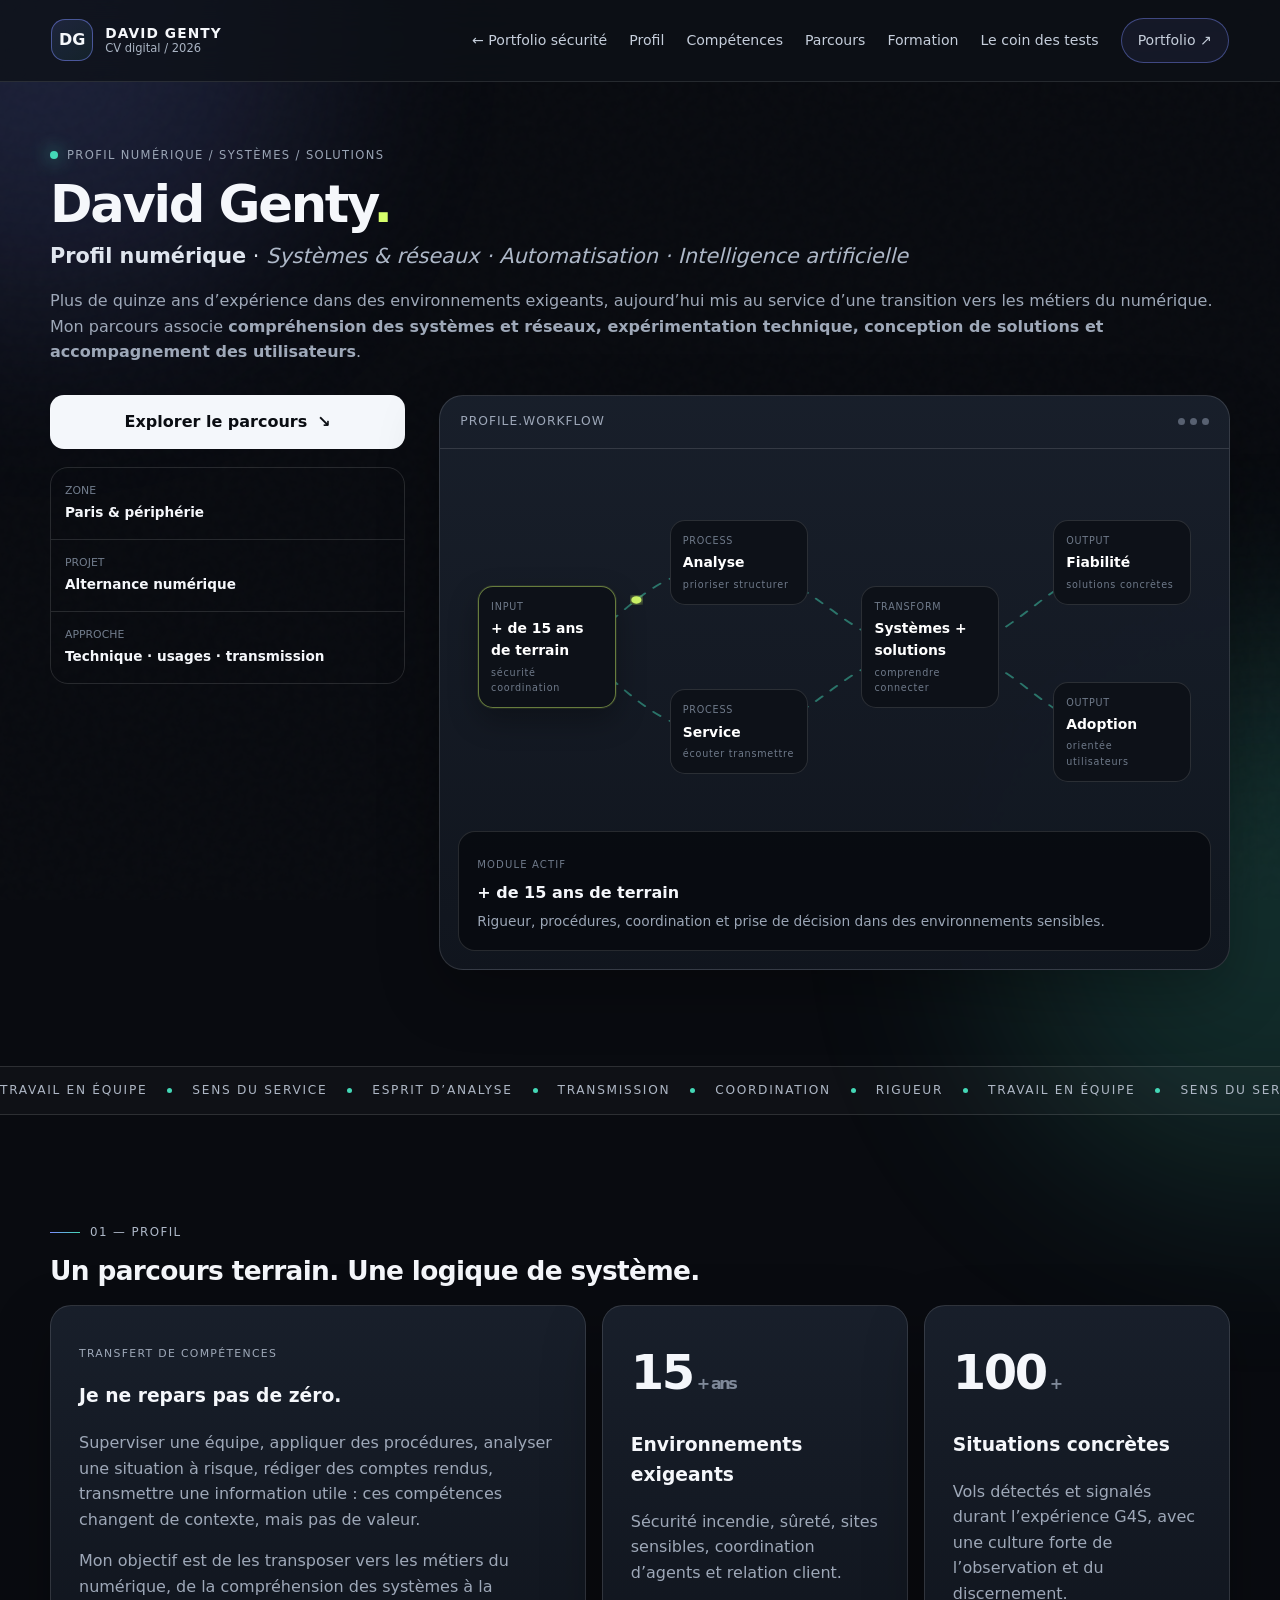
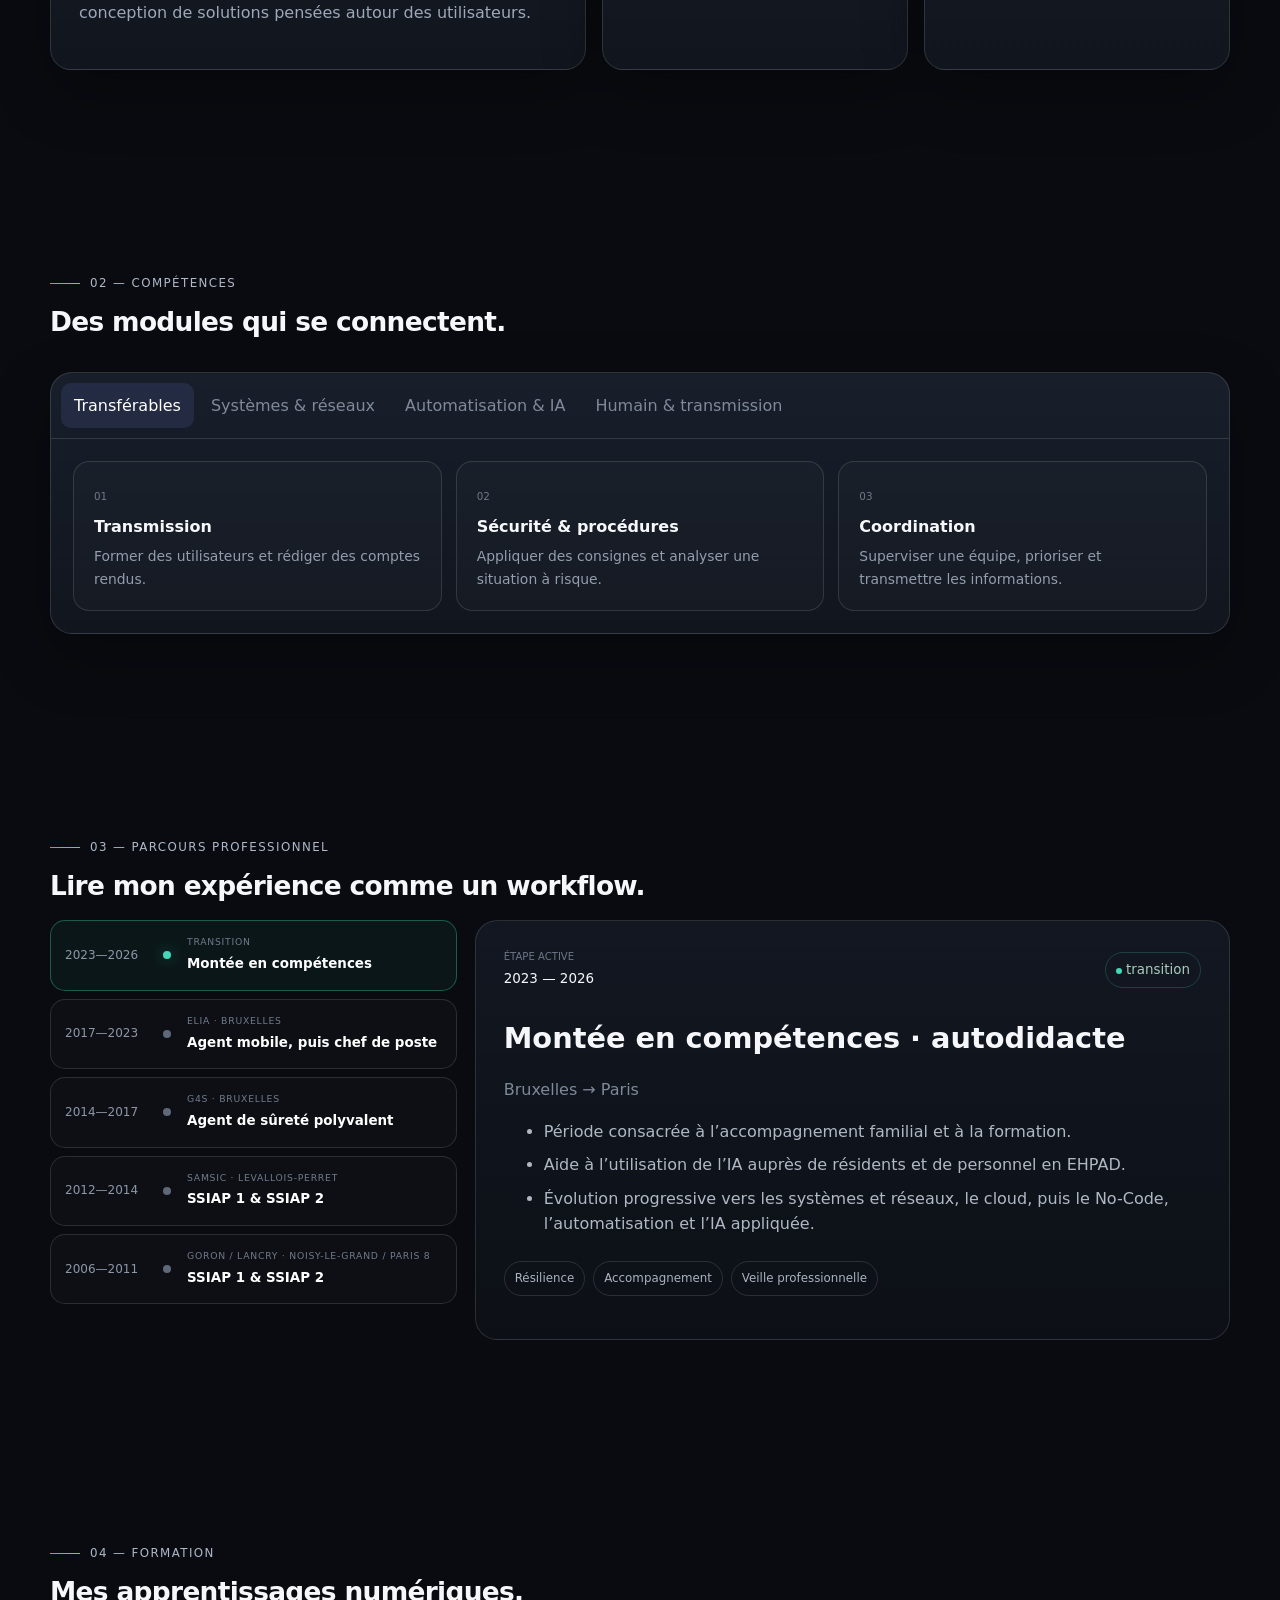
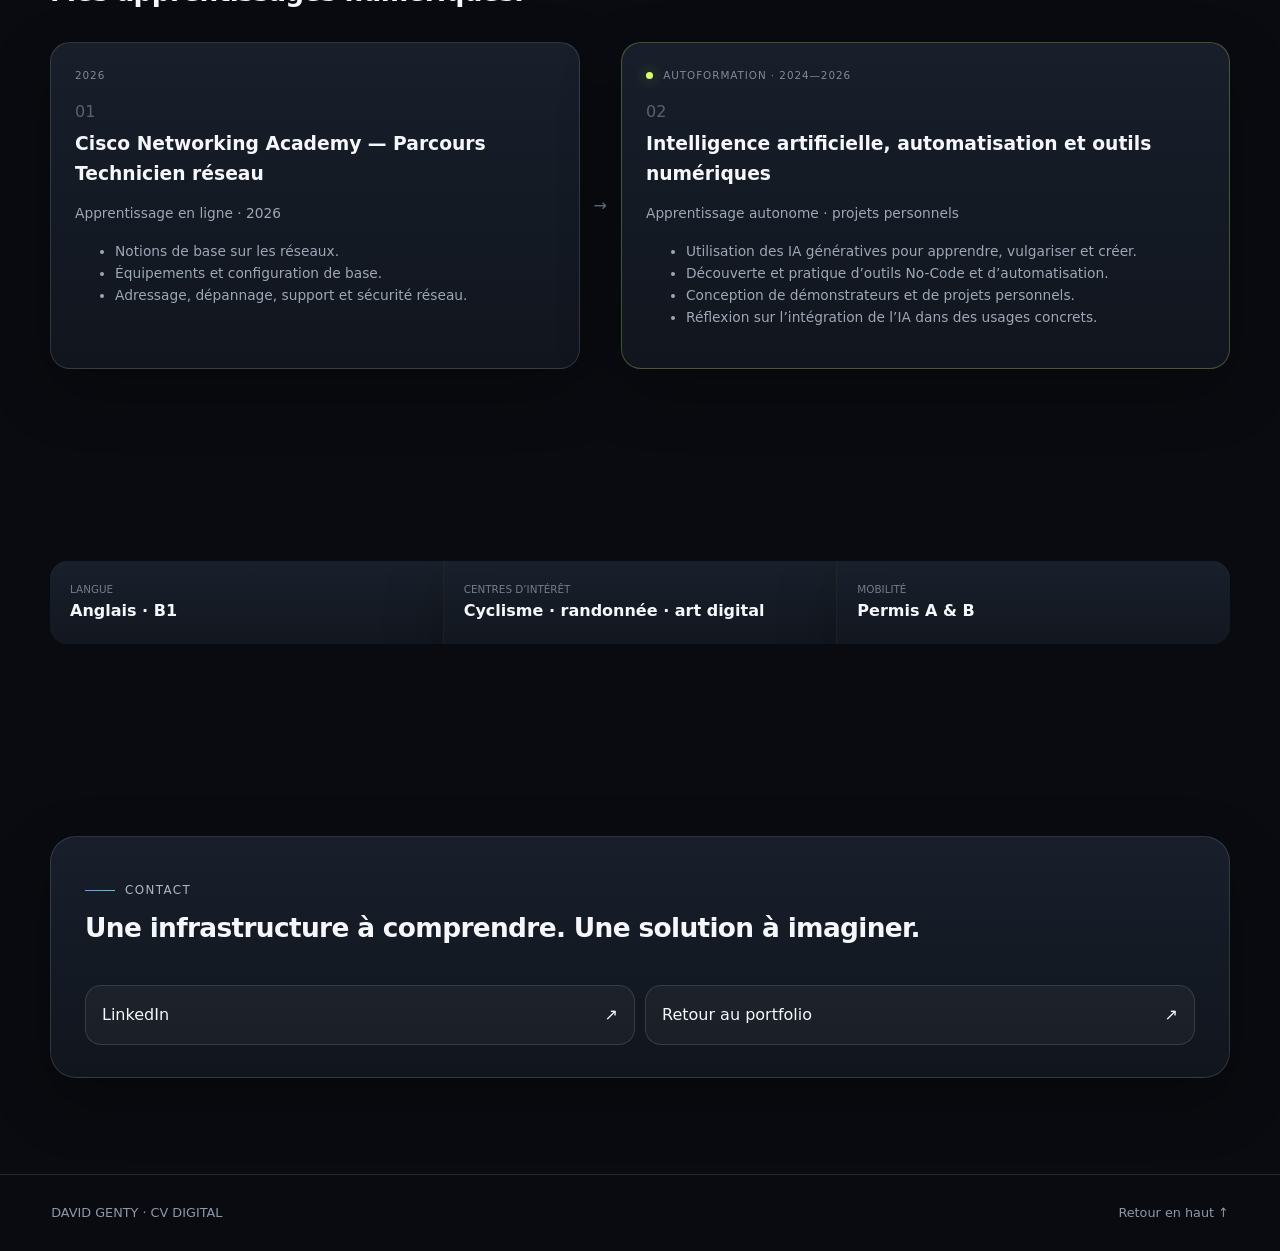
<file: informatique/cv.html>
<!DOCTYPE html>
<html lang="fr">
<head>
  <meta charset="UTF-8" />
  <meta name="viewport" content="width=device-width, initial-scale=1.0" />
  <meta name="description" content="CV digital interactif de David Genty — profil numérique, systèmes, réseaux, automatisation et intelligence artificielle." />
  <meta name="theme-color" content="#090b10" />
  <title>CV Digital — David Genty</title>
  <link rel="stylesheet" href="styles.css" />
  <link rel="stylesheet" href="cv.css" />
  <style>
    /* Animation locale du profile.workflow — n'altère pas la position des cartes. */
    .profile-engine .engine-flow-animated {
      top: 30px;
      height: 350px;
      z-index: 1;
      pointer-events: none;
      overflow: visible;
    }

    .profile-engine .engine-flow-path {
      fill: none;
      stroke: rgba(68, 215, 182, .48);
      stroke-width: 2;
      stroke-linecap: round;
      stroke-dasharray: 8 10;
      animation: engineDashFlow 1.15s linear infinite;
    }

    .profile-engine .engine-flow-dot {
      fill: #d6ff6b;
      filter: url(#engineGlow);
      opacity: .95;
    }

    @keyframes engineDashFlow {
      to { stroke-dashoffset: -36; }
    }

    @media (prefers-reduced-motion: reduce) {
      .profile-engine .engine-flow-path {
        animation: none;
      }
      .profile-engine .engine-flow-dot {
        display: none;
      }
    }
  </style>
</head>
<body class="cv-page">
  <div class="ambient ambient-one" aria-hidden="true"></div>
  <div class="ambient ambient-two" aria-hidden="true"></div>
  <div class="noise" aria-hidden="true"></div>

  <header class="site-header cv-header" id="top">
    <a class="brand" href="index.html" aria-label="Retour au portfolio de David Genty">
      <span class="brand-mark">DG</span>
      <span class="brand-copy">
        <strong>DAVID GENTY</strong>
        <small>CV digital / 2026</small>
      </span>
    </a>

    <button class="nav-toggle" aria-label="Ouvrir le menu" aria-expanded="false">
      <span></span><span></span>
    </button>

    <nav class="main-nav" aria-label="Navigation du CV">
      <a class="nav-securite" href="../index.html">← Portfolio sécurité</a>
      <a href="#profil">Profil</a>
      <a href="#competences">Compétences</a>
      <a href="#parcours">Parcours</a>
      <a href="#formation">Formation</a>
      <a href="le-coin-des-tests.html">Le coin des tests</a>
      <a class="nav-cta" href="index.html">Portfolio ↗</a>
    </nav>
  </header>

  <main>
    <section class="cv-hero section-shell" aria-labelledby="cv-title">
      <div class="cv-hero-copy reveal">
        <div class="cv-system-label">
          <span class="system-dot"></span>
          PROFIL NUMÉRIQUE / SYSTÈMES / SOLUTIONS
        </div>
        <h1 id="cv-title">David Genty<span>.</span></h1>
        <p class="cv-role"><strong>Profil numérique</strong> · <em>Systèmes &amp; réseaux · Automatisation · Intelligence artificielle</em></p>
        <p class="cv-summary">
          Plus de quinze ans d’expérience dans des environnements exigeants, aujourd’hui mis au service d’une transition vers les métiers du numérique.
          Mon parcours associe <strong>compréhension des systèmes et réseaux, expérimentation technique, conception de solutions et accompagnement des utilisateurs</strong>.
        </p>
      </div>

      <div class="cv-hero-navigation reveal">
        <div class="cv-actions">
          <a class="button button-primary" href="#parcours">Explorer le parcours <span>↘</span></a>
        </div>

        <div class="identity-strip" aria-label="Projet professionnel et mobilité">
          <div><small>Zone</small><strong>Paris & périphérie</strong></div>
          <div><small>Projet</small><strong>Alternance numérique</strong></div>
          <div><small>Approche</small><strong>Technique · usages · transmission</strong></div>
        </div>
      </div>

      <div class="cv-hero-system reveal" aria-label="Carte interactive du profil professionnel">
        <div class="system-window">
          <div class="system-bar">
            <span>profile.workflow</span>
            <div class="window-lights"><i></i><i></i><i></i></div>
          </div>
          <div class="profile-engine">
            <svg class="engine-lines engine-flow-animated" viewBox="0 0 700 420" preserveAspectRatio="none" aria-hidden="true">
              <defs>
                <filter id="engineGlow">
                  <feGaussianBlur stdDeviation="3.2" result="blur" />
                  <feMerge>
                    <feMergeNode in="blur" />
                    <feMergeNode in="SourceGraphic" />
                  </feMerge>
                </filter>
              </defs>

              <!-- INPUT → PROCESS -->
              <path id="engine-p1" class="engine-flow-path" d="M92 205 C155 205 170 105 255 105" />
              <path id="engine-p2" class="engine-flow-path" d="M92 205 C155 205 170 305 255 305" />

              <!-- PROCESS → TRANSFORM -->
              <path id="engine-p3" class="engine-flow-path" d="M255 105 C335 105 355 205 438 205" />
              <path id="engine-p4" class="engine-flow-path" d="M255 305 C335 305 355 205 438 205" />

              <!-- TRANSFORM → OUTPUT -->
              <path id="engine-p5" class="engine-flow-path" d="M438 205 C515 205 535 105 610 105" />
              <path id="engine-p6" class="engine-flow-path" d="M438 205 C515 205 535 305 610 305" />

              <!-- Points lumineux qui circulent sur les connexions -->
              <circle class="engine-flow-dot" r="4.5">
                <animateMotion dur="3.8s" repeatCount="indefinite" begin="0s">
                  <mpath href="#engine-p1" />
                </animateMotion>
              </circle>
              <circle class="engine-flow-dot" r="4.5">
                <animateMotion dur="4.2s" repeatCount="indefinite" begin="-1.7s">
                  <mpath href="#engine-p2" />
                </animateMotion>
              </circle>
              <circle class="engine-flow-dot" r="4.5">
                <animateMotion dur="3.6s" repeatCount="indefinite" begin="-0.8s">
                  <mpath href="#engine-p3" />
                </animateMotion>
              </circle>
              <circle class="engine-flow-dot" r="4.5">
                <animateMotion dur="4s" repeatCount="indefinite" begin="-2.2s">
                  <mpath href="#engine-p4" />
                </animateMotion>
              </circle>
              <circle class="engine-flow-dot" r="4.5">
                <animateMotion dur="3.7s" repeatCount="indefinite" begin="-1.1s">
                  <mpath href="#engine-p5" />
                </animateMotion>
              </circle>
              <circle class="engine-flow-dot" r="4.5">
                <animateMotion dur="4.1s" repeatCount="indefinite" begin="-2.8s">
                  <mpath href="#engine-p6" />
                </animateMotion>
              </circle>
            </svg>

            <button class="engine-node node-source active" data-engine="source">
              <span>INPUT</span><strong>+ de 15 ans de terrain</strong><small>sécurité coordination</small>
            </button>
            <button class="engine-node node-analysis" data-engine="analysis">
              <span>PROCESS</span><strong>Analyse</strong><small>prioriser structurer</small>
            </button>
            <button class="engine-node node-service" data-engine="service">
              <span>PROCESS</span><strong>Service</strong><small>écouter transmettre</small>
            </button>
            <button class="engine-node node-core" data-engine="core">
              <span>TRANSFORM</span><strong>Systèmes + solutions</strong><small>comprendre connecter</small>
            </button>
            <button class="engine-node node-output-a" data-engine="output-a">
              <span>OUTPUT</span><strong>Fiabilité</strong><small>solutions concrètes</small>
            </button>
            <button class="engine-node node-output-b" data-engine="output-b">
              <span>OUTPUT</span><strong>Adoption</strong><small>orientée utilisateurs</small>
            </button>

            <div class="engine-inspector" id="engineInspector" aria-live="polite">
              <small>MODULE ACTIF</small>
              <strong>+ de 15 ans de terrain</strong>
              <p>Rigueur, procédures, coordination et prise de décision dans des environnements sensibles.</p>
            </div>
          </div>
        </div>
      </div>
    </section>

    <section class="cv-ticker" aria-label="Atouts principaux">
      <div class="cv-ticker-track">
        <span>TRAVAIL EN ÉQUIPE</span><i></i><span>SENS DU SERVICE</span><i></i><span>ESPRIT D’ANALYSE</span><i></i><span>TRANSMISSION</span><i></i><span>COORDINATION</span><i></i><span>RIGUEUR</span><i></i>
        <span>TRAVAIL EN ÉQUIPE</span><i></i><span>SENS DU SERVICE</span><i></i><span>ESPRIT D’ANALYSE</span><i></i><span>TRANSMISSION</span><i></i><span>COORDINATION</span><i></i><span>RIGUEUR</span><i></i>
      </div>
    </section>

    <section class="section-shell cv-profile" id="profil">
      <div class="section-heading reveal">
        <p class="eyebrow"><span></span> 01 — Profil</p>
        <h2>Un parcours terrain. Une logique de système.</h2>
      </div>
      <div class="cv-profile-grid">
        <article class="profile-card profile-card-main reveal">
          <p class="profile-card-kicker">TRANSFERT DE COMPÉTENCES</p>
          <h3>Je ne repars pas de zéro.</h3>
          <p>
            Superviser une équipe, appliquer des procédures, analyser une situation à risque, rédiger des comptes rendus,
            transmettre une information utile : ces compétences changent de contexte, mais pas de valeur.
          </p>
          <p>
            Mon objectif est de les transposer vers les métiers du numérique, de la compréhension des systèmes à la conception de solutions pensées autour des utilisateurs.
          </p>
        </article>
        <article class="profile-card reveal">
          <span class="metric">15<span>+ ans</span></span>
          <h3>Environnements exigeants</h3>
          <p>Sécurité incendie, sûreté, sites sensibles, coordination d’agents et relation client.</p>
        </article>
        <article class="profile-card reveal">
          <span class="metric">100<span>+</span></span>
          <h3>Situations concrètes</h3>
          <p>Vols détectés et signalés durant l’expérience G4S, avec une culture forte de l’observation et du discernement.</p>
        </article>
      </div>
    </section>

    <section class="section-shell cv-skills" id="competences">
      <div class="section-heading compact reveal">
        <p class="eyebrow"><span></span> 02 — Compétences</p>
        <h2>Des modules qui se connectent.</h2>
      </div>

      <div class="skills-console reveal">
        <div class="console-nav" role="tablist" aria-label="Catégories de compétences">
          <button class="skill-tab active" data-skill="transfer" role="tab" aria-selected="true">Transférables</button>
          <button class="skill-tab" data-skill="systems" role="tab" aria-selected="false">Systèmes & réseaux</button>
          <button class="skill-tab" data-skill="automation" role="tab" aria-selected="false">Automatisation & IA</button>
          <button class="skill-tab" data-skill="human" role="tab" aria-selected="false">Humain & transmission</button>
        </div>

        <div class="console-body">
          <div class="skill-map active" data-panel="transfer">
            <article><span>01</span><strong>Transmission</strong><p>Former des utilisateurs et rédiger des comptes rendus.</p></article>
            <article><span>02</span><strong>Sécurité & procédures</strong><p>Appliquer des consignes et analyser une situation à risque.</p></article>
            <article><span>03</span><strong>Coordination</strong><p>Superviser une équipe, prioriser et transmettre les informations.</p></article>
          </div>

          <div class="skill-map" data-panel="systems">
            <article><span>01</span><strong>Fondamentaux réseau</strong><p>Adressage IP, VLAN, routage, services réseau, support et dépannage.</p></article>
            <article><span>02</span><strong>Cisco Packet Tracer</strong><p>Création et configuration de topologies réseau dans un environnement simulé.</p></article>
            <article><span>03</span><strong>Environnements système</strong><p>VirtualBox pratiqué ; Linux et Kali explorés dans le cadre de l’apprentissage.</p></article>
          </div>

          <div class="skill-map" data-panel="automation">
            <article><span>01</span><strong>Écosystème No-Code</strong><p>Slack, Notion, Kumospace, Tally, Airtable, Make, Softr, Dorik et Glide.</p></article>
            <article><span>02</span><strong>IA génératives</strong><p>ChatGPT, Copilot, Mistral, Gemini et Claude pour apprendre, vulgariser, produire et assister.</p></article>
            <article><span>03</span><strong>Conception & expérimentation</strong><p>Création de démonstrateurs personnels reliant besoin, interface, données et usages.</p></article>
          </div>

          <div class="skill-map" data-panel="human">
            <article><span>01</span><strong>Travail en équipe</strong><p>Coordonner, écouter et agir dans un cadre collectif.</p></article>
            <article><span>02</span><strong>Sens du service</strong><p>Comprendre l’utilisateur, le client ou le bénéficiaire avant la solution.</p></article>
            <article><span>03</span><strong>Transmission</strong><p>Expliquer clairement, accompagner les usages et rendre l’information accessible.</p></article>
          </div>
        </div>
      </div>
    </section>

    <section class="section-shell cv-career" id="parcours">
      <div class="section-heading reveal">
        <p class="eyebrow"><span></span> 03 — Parcours professionnel</p>
        <h2>Lire mon expérience comme un workflow.</h2>
      </div>

      <div class="career-layout">
        <div class="career-rail reveal" aria-label="Expériences professionnelles">
          <button class="career-step active" data-career="transition">
            <span class="career-year">2023—2026</span>
            <i></i>
            <span><small>TRANSITION</small><strong>Montée en compétences</strong></span>
          </button>
          <button class="career-step" data-career="elia">
            <span class="career-year">2017—2023</span>
            <i></i>
            <span><small>ELIA · BRUXELLES</small><strong>Agent mobile, puis chef de poste</strong></span>
          </button>
          <button class="career-step" data-career="g4s">
            <span class="career-year">2014—2017</span>
            <i></i>
            <span><small>G4S · BRUXELLES</small><strong>Agent de sûreté polyvalent</strong></span>
          </button>
          <button class="career-step" data-career="samsic">
            <span class="career-year">2012—2014</span>
            <i></i>
            <span><small>SAMSIC · LEVALLOIS-PERRET</small><strong>SSIAP 1 & SSIAP 2</strong></span>
          </button>
          <button class="career-step" data-career="goron">
            <span class="career-year">2006—2011</span>
            <i></i>
            <span><small>GORON / LANCRY · NOISY-LE-GRAND / PARIS 8</small><strong>SSIAP 1 & SSIAP 2</strong></span>
          </button>
        </div>

        <article class="career-detail reveal" id="careerDetail" aria-live="polite">
          <div class="career-detail-top">
            <div><small>ÉTAPE ACTIVE</small><span>2023 — 2026</span></div>
            <span class="career-state"><i></i> transition</span>
          </div>
          <h3>Montée en compétences · autodidacte</h3>
          <p class="career-location">Bruxelles → Paris</p>
          <ul>
            <li>Période consacrée à l’accompagnement familial et à la formation.</li>
            <li>Aide à l’utilisation de l’IA auprès de résidents et de personnel en EHPAD.</li>
            <li>Évolution progressive vers les systèmes et réseaux, le cloud, puis le No-Code, l’automatisation et l’IA appliquée.</li>
          </ul>
          <div class="career-tags"><span>Résilience</span><span>Accompagnement</span><span>Veille professionnelle</span></div>
        </article>
      </div>
    </section>

    <section class="section-shell cv-training" id="formation">
      <div class="section-heading compact reveal">
        <p class="eyebrow"><span></span> 04 — Formation</p>
        <h2>Mes apprentissages numériques.</h2>
      </div>

      <div class="training-pipeline reveal">
        <article class="training-node">
          <div class="training-status">2026</div>
          <span class="training-index">01</span>
          <h3>Cisco Networking Academy — Parcours Technicien réseau</h3>
          <p class="training-meta">Apprentissage en ligne · 2026</p>
          <ul>
            <li>Notions de base sur les réseaux.</li>
            <li>Équipements et configuration de base.</li>
            <li>Adressage, dépannage, support et sécurité réseau.</li>
          </ul>
        </article>

        <div class="pipeline-arrow" aria-hidden="true">→</div>

        <article class="training-node current">
          <div class="training-status"><i></i> AUTOFORMATION · 2024—2026</div>
          <span class="training-index">02</span>
          <h3>Intelligence artificielle, automatisation et outils numériques</h3>
          <p class="training-meta">Apprentissage autonome · projets personnels</p>
          <ul>
            <li>Utilisation des IA génératives pour apprendre, vulgariser et créer.</li>
            <li>Découverte et pratique d’outils No-Code et d’automatisation.</li>
            <li>Conception de démonstrateurs et de projets personnels.</li>
            <li>Réflexion sur l’intégration de l’IA dans des usages concrets.</li>
          </ul>
        </article>
      </div>
    </section>

    <section class="section-shell cv-extra">
      <div class="extra-grid reveal">
        <article>
          <small>LANGUE</small>
          <strong>Anglais · B1</strong>
        </article>
        <article>
          <small>CENTRES D’INTÉRÊT</small>
          <strong>Cyclisme · randonnée · art digital</strong>
        </article>
        <article>
          <small>MOBILITÉ</small>
          <strong>Permis A & B</strong>
        </article>
      </div>
    </section>

    <section class="section-shell cv-contact">
      <div class="contact-panel reveal">
        <div>
          <p class="eyebrow"><span></span> CONTACT</p>
          <h2>Une infrastructure à comprendre. Une solution à imaginer.</h2>
        </div>
        <div class="contact-data">
          <a href="https://www.linkedin.com/in/david--genty/" target="_blank" rel="noopener noreferrer">LinkedIn <span>↗</span></a>
          <a href="index.html">Retour au portfolio <span>↗</span></a>
        </div>
      </div>
    </section>
  </main>

  <footer class="site-footer">
    <span>DAVID GENTY · CV DIGITAL</span>
    <a href="#top">Retour en haut ↑</a>
  </footer>

  <script src="script.js"></script>
  <script src="cv.js"></script>
</body>
</html>
</file>
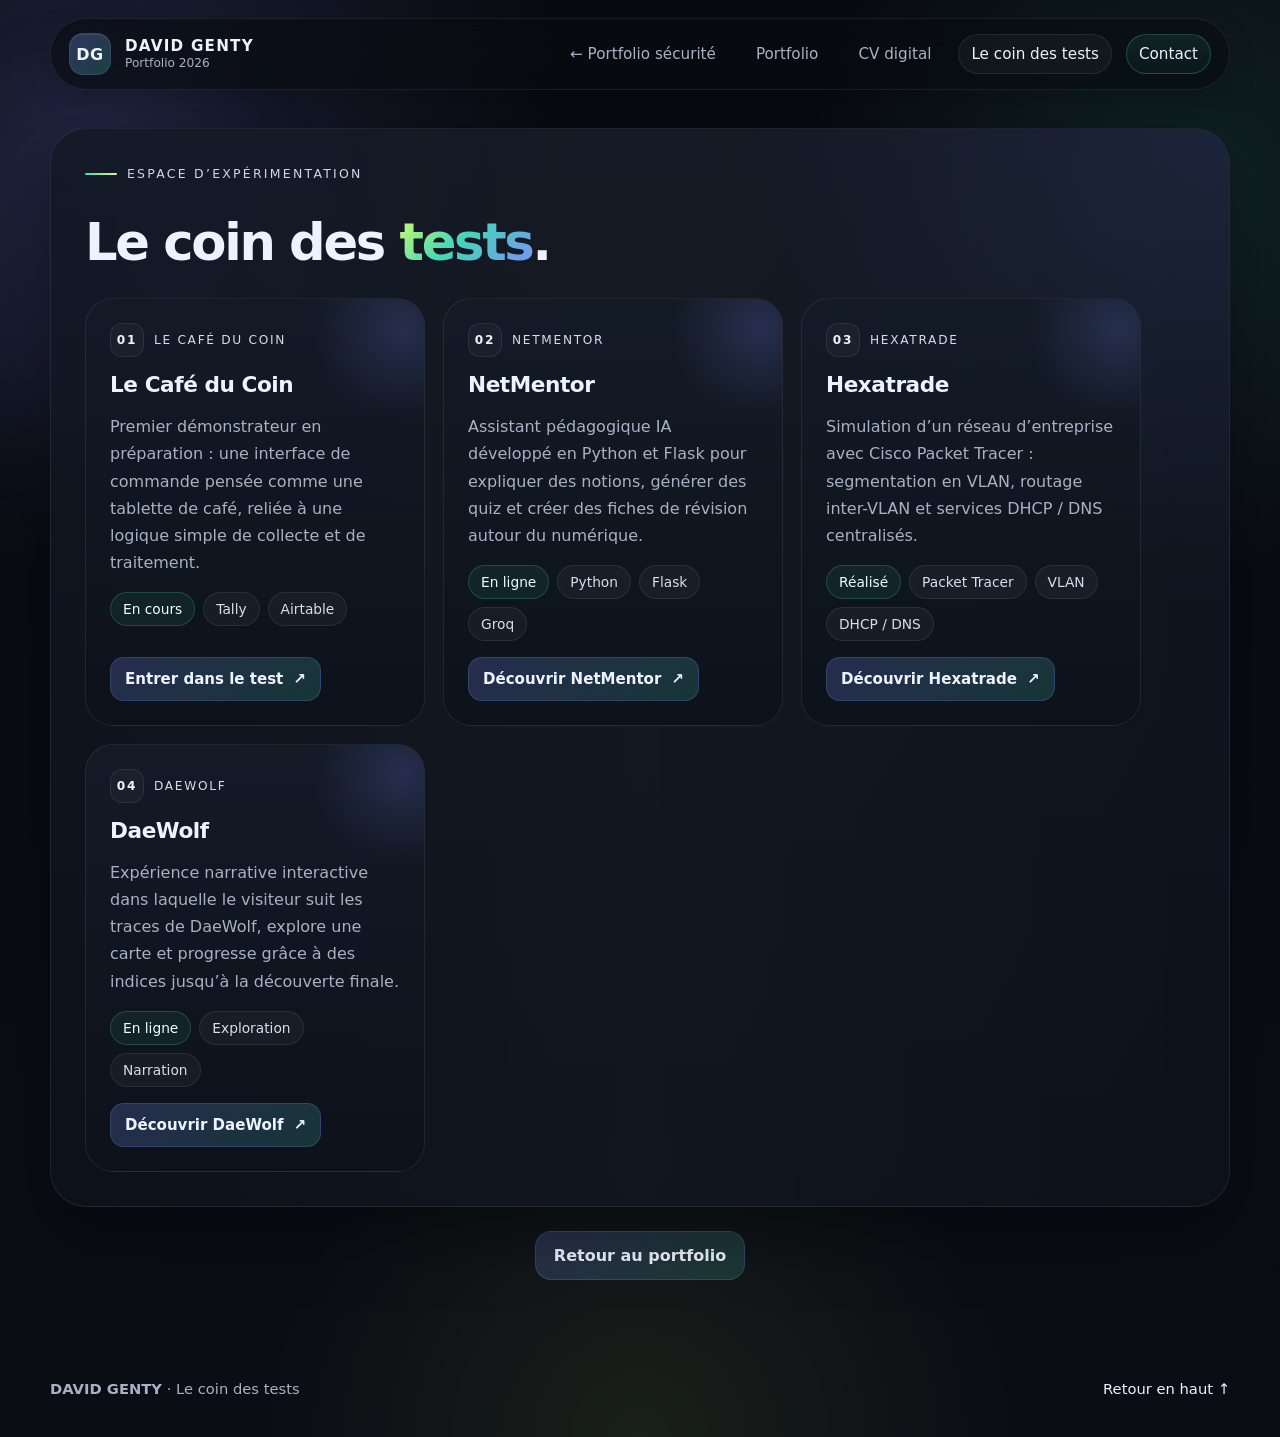
<file: informatique/le-coin-des-tests.html>
<!DOCTYPE html>
<html lang="fr">
<head>
  <meta charset="UTF-8" />
  <meta name="viewport" content="width=device-width, initial-scale=1.0" />
  <meta name="description" content="Le coin des tests — démonstrateurs et expérimentations de David Genty." />
  <meta name="theme-color" content="#090b10" />
  <title>Le coin des tests — David Genty</title>
  <style>
    :root{
      --bg:#090b10;
      --bg-2:#0f131b;
      --panel:#121824;
      --panel-2:#171f2e;
      --line:rgba(255,255,255,.08);
      --line-2:rgba(124,140,255,.24);
      --text:#eef2ff;
      --muted:#a8b1c4;
      --green:#44d7b6;
      --lime:#d6ff6b;
      --violet:#7c8cff;
      --shadow:0 24px 70px rgba(0,0,0,.35);
      --radius:28px;
      --radius-sm:18px;
      --max:1180px;
    }

    *{box-sizing:border-box}
    html{scroll-behavior:smooth}
    body{
      margin:0;
      font-family: Inter, ui-sans-serif, system-ui, -apple-system, Segoe UI, Roboto, Helvetica, Arial, sans-serif;
      color:var(--text);
      background:
        radial-gradient(circle at 8% 8%, rgba(124,140,255,.16), transparent 26%),
        radial-gradient(circle at 92% 14%, rgba(68,215,182,.12), transparent 22%),
        radial-gradient(circle at 50% 100%, rgba(214,255,107,.08), transparent 24%),
        linear-gradient(180deg, #090b10 0%, #0a0d14 100%);
      min-height:100vh;
      overflow-x:hidden;
    }

    .ambient,
    .ambient:before,
    .ambient:after{
      pointer-events:none;
      position:fixed;
      inset:auto;
      border-radius:999px;
      filter:blur(50px);
      opacity:.28;
      z-index:-2;
    }
    .ambient{
      width:360px;height:360px;
      top:8%;left:-80px;
      background:rgba(124,140,255,.22);
    }
    .ambient:before{
      content:"";
      width:280px;height:280px;
      top:360px;right:-60px;
      background:rgba(68,215,182,.18);
      position:fixed;
    }
    .ambient:after{
      content:"";
      width:320px;height:320px;
      bottom:-90px;left:28%;
      background:rgba(214,255,107,.10);
      position:fixed;
    }

    .noise{
      position:fixed; inset:0; z-index:-1; pointer-events:none; opacity:.08;
      background-image:
        linear-gradient(rgba(255,255,255,.05) 1px, transparent 1px),
        linear-gradient(90deg, rgba(255,255,255,.05) 1px, transparent 1px);
      background-size: 34px 34px;
      mask-image: radial-gradient(circle at center, black 55%, transparent 100%);
    }

    .site-header{
      width:min(calc(100% - 32px), var(--max));
      margin:18px auto 0;
      padding:14px 18px;
      border:1px solid var(--line);
      background:rgba(8,11,17,.64);
      backdrop-filter: blur(16px);
      border-radius:999px;
      display:flex;
      align-items:center;
      justify-content:space-between;
      gap:24px;
      position:sticky;
      top:14px;
      z-index:50;
      box-shadow:0 10px 30px rgba(0,0,0,.18);
    }

    .brand{
      display:flex; align-items:center; gap:14px; text-decoration:none; color:var(--text);
      min-width:0;
    }
    .brand-mark{
      width:42px;height:42px;border-radius:14px;
      display:grid;place-items:center;
      background:linear-gradient(135deg, rgba(124,140,255,.30), rgba(68,215,182,.24));
      border:1px solid rgba(255,255,255,.08);
      font-weight:800; letter-spacing:.04em;
      box-shadow: inset 0 1px 0 rgba(255,255,255,.08);
    }
    .brand-copy{display:flex;flex-direction:column;gap:2px;line-height:1.05}
    .brand-copy strong{font-size:.95rem; letter-spacing:.08em}
    .brand-copy small{font-size:.76rem;color:var(--muted)}

    .main-nav{
      display:flex; align-items:center; gap:14px; flex-wrap:wrap; justify-content:flex-end;
    }
    .main-nav a{
      text-decoration:none; color:var(--muted); font-size:.95rem;
      padding:10px 12px; border-radius:999px; transition:.2s ease;
      border:1px solid transparent;
    }
    .main-nav a:hover,
    .main-nav a.active{
      color:var(--text);
      background:rgba(255,255,255,.04);
      border-color:var(--line);
    }
    .main-nav .nav-cta{
      color:var(--text);
      border-color:rgba(68,215,182,.25);
      background:linear-gradient(180deg, rgba(68,215,182,.10), rgba(68,215,182,.04));
    }

    .nav-toggle{
      display:none;
      width:44px;height:44px;border-radius:14px;
      border:1px solid var(--line);
      background:rgba(255,255,255,.03);
      align-items:center;justify-content:center;flex-direction:column;gap:5px;
    }
    .nav-toggle span{
      width:18px;height:2px;background:var(--text);display:block;border-radius:999px;
    }

    .page-shell{
      width:min(calc(100% - 32px), var(--max));
      margin:38px auto 100px;
    }

    .section-shell{
      position:relative;
      border:1px solid var(--line);
      background:linear-gradient(180deg, rgba(18,24,36,.86), rgba(13,18,27,.88));
      box-shadow:var(--shadow);
      border-radius:36px;
      overflow:hidden;
      margin-top:30px;
    }
    .section-shell:before{
      content:"";
      position:absolute; inset:0;
      background:
        linear-gradient(90deg, transparent, rgba(255,255,255,.02), transparent),
        radial-gradient(circle at top right, rgba(124,140,255,.10), transparent 30%);
      pointer-events:none;
    }
    .section-inner{
      position:relative;
      z-index:1;
      padding:34px;
    }

    .eyebrow{
      margin:0 0 12px; color:#cfd6e4; font-size:.78rem; text-transform:uppercase; letter-spacing:.18em;
      display:flex; align-items:center; gap:10px;
    }
    .eyebrow span{
      width:32px;height:2px;border-radius:999px;background:linear-gradient(90deg, var(--green), var(--lime));
      display:inline-block;
    }
    h1,h2,h3{margin:0}
    h1{
      font-size:clamp(2.4rem,4vw,3.25rem);
      line-height:1.02;
      letter-spacing:-.045em;
      white-space:nowrap;
    }
    h1 em{
      font-style:normal;
      background:linear-gradient(135deg, #d6ff6b 0%, #44d7b6 45%, #7c8cff 100%);
      -webkit-background-clip:text;background-clip:text;color:transparent;
    }
    h2{
      font-size: clamp(1.8rem, 3vw, 3rem);
      line-height:1.05;
      letter-spacing:-.03em;
    }
    h3{
      font-size: clamp(1.12rem, 1.8vw, 1.35rem);
      line-height:1.1;
      letter-spacing:-.02em;
    }
    p{margin:0;color:var(--muted);line-height:1.7}

    .hero{
      display:grid; grid-template-columns: 1.05fr .95fr; gap:28px;
      align-items:stretch;
      padding:34px;
    }

    .hero-copy{
      display:flex; flex-direction:column; gap:20px; justify-content:center;
    }
    .hero-copy .lead{
      max-width:58ch;
      font-size:1.04rem;
    }
    .hero-actions{
      display:flex; gap:14px; flex-wrap:wrap; margin-top:6px;
    }
    .button{
      display:inline-flex; align-items:center; gap:10px;
      text-decoration:none; color:var(--text);
      padding:14px 18px; border-radius:16px;
      border:1px solid var(--line);
      transition:.22s ease;
      font-weight:600;
    }
    .button:hover{transform:translateY(-1px); border-color:rgba(255,255,255,.16)}
    .button-primary{
      background:linear-gradient(135deg, rgba(124,140,255,.22), rgba(68,215,182,.18));
      border-color:rgba(124,140,255,.22);
    }
    .button-ghost{background:rgba(255,255,255,.03)}

    .status-row{
      display:flex; flex-wrap:wrap; gap:10px 14px; margin-top:4px;
    }
    .chip{
      padding:10px 14px; border-radius:999px;
      border:1px solid var(--line);
      background:rgba(255,255,255,.03);
      color:#d3daeb;
      font-size:.92rem;
      display:inline-flex; align-items:center; gap:8px;
    }
    .chip i{
      width:8px;height:8px;border-radius:999px;background:var(--green);display:inline-block;
      box-shadow:0 0 0 6px rgba(68,215,182,.12);
    }

    .lab-hero{
      position:relative;
      min-height:560px;
      border:1px solid var(--line);
      border-radius:30px;
      background:
        radial-gradient(circle at top left, rgba(124,140,255,.14), transparent 28%),
        radial-gradient(circle at bottom right, rgba(68,215,182,.12), transparent 24%),
        linear-gradient(180deg, rgba(15,19,27,.92), rgba(11,15,22,.95));
      overflow:hidden;
    }
    .lab-hero .topline{
      display:flex; justify-content:space-between; align-items:center;
      padding:18px 22px; border-bottom:1px solid var(--line);
      color:var(--muted); font-size:.84rem; letter-spacing:.08em; text-transform:uppercase;
    }
    .lab-hero .topline .live{
      display:inline-flex; align-items:center; gap:8px;
      padding:8px 12px; border-radius:999px;
      background:rgba(255,255,255,.04); border:1px solid var(--line);
    }
    .lab-hero .topline .live i{
      width:8px;height:8px;background:var(--lime);border-radius:999px;display:inline-block;
      box-shadow:0 0 0 6px rgba(214,255,107,.12);
    }

    .bench-grid{
      position:relative;
      min-height:500px;
      padding:24px;
    }
    .bench-grid:before{
      content:"";
      position:absolute; inset:24px;
      border:1px dashed rgba(255,255,255,.06);
      border-radius:24px;
      pointer-events:none;
    }

    .lab-card{
      position:absolute;
      width:190px;
      min-height:134px;
      padding:18px;
      border-radius:22px;
      background:linear-gradient(180deg, rgba(20,27,39,.96), rgba(16,21,31,.92));
      border:1px solid rgba(255,255,255,.08);
      box-shadow:0 18px 40px rgba(0,0,0,.26);
      display:flex; flex-direction:column; gap:10px;
    }
    .lab-card .mini{
      font-size:.76rem; text-transform:uppercase; letter-spacing:.16em; color:#d2d9ea;
      display:flex; align-items:center; gap:8px;
    }
    .lab-card .mini:before{
      content:""; width:8px; height:8px; border-radius:999px; background:var(--green); display:inline-block;
      box-shadow:0 0 0 6px rgba(68,215,182,.10);
    }
    .lab-card strong{font-size:1.05rem; line-height:1.15}
    .lab-card p{font-size:.94rem; line-height:1.55}
    .lab-card small{
      color:#d1d8e7;
      display:inline-flex; align-items:center; gap:7px;
      opacity:.9;
    }

    .card-main{top:38px; left:32px; width:215px; transform:rotate(-3deg)}
    .card-notes{top:76px; right:42px; width:220px; transform:rotate(4deg)}
    .card-stack{top:204px; left:150px; width:220px; transform:rotate(2deg)}
    .card-wire{top:232px; right:142px; width:210px; transform:rotate(-2deg)}
    .card-postit{
      left:42px; bottom:42px; width:178px; min-height:118px;
      background:linear-gradient(180deg, rgba(214,255,107,.16), rgba(214,255,107,.09));
      transform:rotate(-2.5deg);
    }
    .card-postit .mini:before{background:var(--lime); box-shadow:0 0 0 6px rgba(214,255,107,.10)}
    .card-postit p{color:#ebf3c9}
    .card-test{right:32px; bottom:34px; width:245px; transform:rotate(3deg)}

    .bench-line{
      position:absolute; inset:0; pointer-events:none; overflow:visible;
    }
    .bench-line path{
      fill:none;
      stroke:rgba(68,215,182,.48);
      stroke-width:2;
      stroke-dasharray:8 10;
      stroke-linecap:round;
      animation:dash 1.15s linear infinite;
    }
    .bench-line .alt{stroke:rgba(124,140,255,.45)}
    .bench-dot{
      fill:var(--lime);
      filter: drop-shadow(0 0 10px rgba(214,255,107,.55));
    }

    @keyframes dash { to { stroke-dashoffset:-36; } }

    .section-heading{display:flex; flex-direction:column; gap:12px; margin-bottom:24px}
    .section-heading.compact{margin-bottom:18px}

    .about-grid{
      display:grid; grid-template-columns: 1.05fr .95fr; gap:24px;
    }
    .note-stack{
      display:grid; gap:16px;
    }
    .note{
      border:1px solid var(--line);
      border-radius:24px;
      background:linear-gradient(180deg, rgba(18,24,36,.96), rgba(15,20,31,.92));
      padding:22px;
      position:relative;
      overflow:hidden;
    }
    .note:before{
      content:"";
      position:absolute; width:120px; height:120px; right:-28px; top:-28px;
      background:radial-gradient(circle, rgba(124,140,255,.18), transparent 70%);
      border-radius:999px;
    }
    .note.highlight:before{background:radial-gradient(circle, rgba(68,215,182,.18), transparent 70%)}
    .note ul{margin:14px 0 0; padding-left:18px; color:var(--muted)}
    .note li{margin:8px 0; line-height:1.55}

    .mess-board{
      border:1px solid var(--line);
      border-radius:30px;
      background:linear-gradient(180deg, rgba(12,17,25,.94), rgba(10,14,22,.95));
      padding:22px;
      position:relative;
      overflow:hidden;
      min-height:100%;
    }
    .mess-board:before{
      content:"";
      position:absolute; inset:18px;
      border-radius:22px;
      border:1px dashed rgba(255,255,255,.06);
      pointer-events:none;
    }
    .mess-board .tag{
      display:inline-flex; padding:8px 12px; border-radius:999px;
      border:1px solid var(--line); background:rgba(255,255,255,.04);
      color:#d4dced; font-size:.8rem; text-transform:uppercase; letter-spacing:.12em;
      margin:0 8px 10px 0;
    }
    .mess-board .scribble{
      position:absolute; border:1px solid rgba(255,255,255,.08);
      background:rgba(255,255,255,.03); color:#eef2ff; border-radius:18px;
      padding:16px 18px; max-width:220px; box-shadow:0 16px 34px rgba(0,0,0,.22);
    }
    .s1{top:92px; right:28px; transform:rotate(5deg)}
    .s2{bottom:32px; left:34px; transform:rotate(-4deg)}
    .s3{bottom:62px; right:52px; transform:rotate(3deg)}
    .scribble strong{display:block; margin-bottom:8px; font-size:.96rem}
    .scribble p{font-size:.92rem; line-height:1.5}

    .stations{
      display:grid; grid-template-columns: repeat(3, minmax(0,1fr)); gap:18px;
    }
    .station{
      border:1px solid var(--line);
      border-radius:28px;
      background:linear-gradient(180deg, rgba(20,27,39,.96), rgba(13,18,27,.95));
      padding:24px;
      display:flex; flex-direction:column; gap:16px;
      position:relative;
      overflow:hidden;
      min-height:100%;
    }
    .station:before{
      content:"";
      position:absolute; inset:auto -20% 72% auto;
      width:180px; height:180px; border-radius:999px;
      background:radial-gradient(circle, rgba(124,140,255,.18), transparent 70%);
      pointer-events:none;
    }
    .station .kicker{
      display:flex; align-items:center; gap:10px; flex-wrap:wrap;
      font-size:.76rem; color:#d3dced; text-transform:uppercase; letter-spacing:.14em;
    }
    .station .kicker .index{
      width:34px;height:34px;border-radius:12px; display:grid; place-items:center;
      border:1px solid rgba(255,255,255,.08);
      background:rgba(255,255,255,.03);
      font-weight:700; color:var(--text);
    }
    .station .meta{
      display:flex; gap:8px; flex-wrap:wrap;
    }
    .pill{
      padding:8px 12px; border-radius:999px;
      border:1px solid var(--line);
      background:rgba(255,255,255,.04);
      color:#d7deed; font-size:.86rem;
    }
    .pill.active{background:rgba(68,215,182,.08); border-color:rgba(68,215,182,.22); color:#effff8}
    .pill.pending{background:rgba(124,140,255,.08); border-color:rgba(124,140,255,.22)}
    .station .actions{
      display:flex; gap:10px; flex-wrap:wrap; margin-top:auto;
    }
    .button.small{
      padding:12px 14px; border-radius:14px; font-size:.94rem;
    }

    .lab-notebook{
      display:grid; grid-template-columns: .92fr 1.08fr; gap:20px;
    }
    .blueprint{
      border:1px solid var(--line);
      border-radius:28px;
      background:
        linear-gradient(rgba(255,255,255,.045) 1px, transparent 1px),
        linear-gradient(90deg, rgba(255,255,255,.045) 1px, transparent 1px),
        linear-gradient(180deg, rgba(18,24,36,.95), rgba(11,16,25,.96));
      background-size: 28px 28px, 28px 28px, auto;
      padding:26px;
      position:relative;
      overflow:hidden;
    }
    .blueprint .flow{
      display:grid; gap:16px; margin-top:18px;
    }
    .flow-row{
      display:grid; grid-template-columns: 1fr 36px 1fr; gap:12px; align-items:center;
    }
    .flow-box{
      border:1px solid rgba(255,255,255,.08);
      border-radius:18px; background:rgba(255,255,255,.04);
      padding:16px;
    }
    .flow-arrow{
      width:36px;height:36px;border-radius:999px; display:grid; place-items:center;
      color:#e9f8f5;
      background:linear-gradient(135deg, rgba(68,215,182,.24), rgba(124,140,255,.20));
      border:1px solid rgba(255,255,255,.08);
    }

    .checklist{
      border:1px solid var(--line);
      border-radius:28px;
      background:linear-gradient(180deg, rgba(18,24,36,.95), rgba(14,18,28,.95));
      padding:24px;
    }
    .check-grid{
      display:grid; gap:12px; margin-top:18px;
    }
    .check{
      display:flex; gap:14px; align-items:flex-start;
      border:1px solid rgba(255,255,255,.06);
      background:rgba(255,255,255,.03);
      padding:14px 16px; border-radius:18px;
    }
    .check i{
      width:22px;height:22px;border-radius:999px;border:1px solid rgba(68,215,182,.30);
      background:rgba(68,215,182,.08); flex:0 0 22px; margin-top:2px; position:relative;
    }
    .check i:after{
      content:""; position:absolute; inset:5px; border-radius:999px; background:var(--green);
      box-shadow:0 0 0 6px rgba(68,215,182,.10);
    }
    .check strong{display:block; margin-bottom:4px; font-size:.98rem}
    .check p{font-size:.93rem}

    .contact-panel{
      display:grid; grid-template-columns: 1fr auto; gap:20px; align-items:center;
    }
    .contact-links{
      display:flex; gap:12px; flex-wrap:wrap; justify-content:flex-end;
    }

    footer{
      width:min(calc(100% - 32px), var(--max));
      margin:0 auto 40px;
      color:var(--muted);
      display:flex; justify-content:space-between; gap:20px; align-items:center;
      font-size:.92rem;
    }
    footer a{color:var(--text); text-decoration:none}

    @media (max-width: 1080px){
      .hero,
      .about-grid,
      .lab-notebook{
        grid-template-columns:1fr;
      }
      .stations{
        grid-template-columns:repeat(2, minmax(0,1fr));
      }
    }

    @media (max-width: 820px){
      .site-header{
        border-radius:26px;
        padding:14px;
        align-items:flex-start;
      }
      .nav-toggle{display:flex}
      .main-nav{
        display:none;
        width:100%;
        padding-top:12px;
        flex-direction:column; align-items:stretch;
      }
      .main-nav.open{display:flex}
      .main-nav a{width:100%; text-align:center}

      .hero{padding:22px}
      .section-inner{padding:24px}
      .lab-hero{min-height:760px}
      .card-main{top:28px; left:20px}
      .card-notes{top:54px; right:18px}
      .card-stack{top:226px; left:36px}
      .card-wire{top:288px; right:28px}
      .card-postit{left:24px; bottom:162px}
      .card-test{right:22px; bottom:36px}
      .stations{grid-template-columns:1fr}
      .contact-panel{grid-template-columns:1fr}
      .contact-links{justify-content:flex-start}
      footer{flex-direction:column; align-items:flex-start}
    }

    @media (max-width: 620px){
      .page-shell{width:min(calc(100% - 20px), var(--max)); margin-top:22px}
      .site-header{width:min(calc(100% - 20px), var(--max)); top:10px}
      .brand-copy strong{font-size:.86rem}
      h1{font-size:clamp(2.55rem,14vw,3.45rem);white-space:normal}
      .hero{padding:18px}
      .hero-copy{gap:16px}
      .section-inner{padding:20px}
      .lab-hero{min-height:1000px}
      .bench-grid{padding:18px}
      .lab-card{
        position:relative !important;
        left:auto !important; right:auto !important; top:auto !important; bottom:auto !important;
        width:100% !important;
        transform:none !important;
        margin-bottom:14px;
      }
      .bench-line{display:none}
      .mess-board{padding-bottom:270px}
      .scribble{max-width:calc(100% - 36px)}
      .s1{top:110px; right:18px}
      .s2{bottom:112px; left:18px}
      .s3{bottom:24px; right:18px}
      .flow-row{grid-template-columns:1fr; gap:10px}
      .flow-arrow{justify-self:center; transform:rotate(90deg)}
      .hero-actions, .contact-links{width:100%}
      .button{width:100%; justify-content:center}
      .status-row{gap:10px}
      .chip{width:100%; justify-content:center}
    }

    
    /* Ajustements ciblés pour la version simplifiée du Coin des tests */
    .hero-copy .lead { max-width: 65ch; }

    .card-main{top:34px; left:28px; width:215px; transform:rotate(-3deg)}
    .card-notes{top:54px; right:30px; width:215px; transform:rotate(3deg)}
    .card-stack{top:222px; left:86px; width:220px; transform:rotate(1.5deg)}
    .card-wire{top:234px; right:92px; width:220px; transform:rotate(-1.8deg)}
    .card-postit{left:36px; bottom:34px; width:184px; min-height:118px; transform:rotate(-2deg)}
    .card-test{right:26px; bottom:26px; width:236px; transform:rotate(2.5deg)}

    @media (max-width: 1080px){
      .stations{grid-template-columns:repeat(3, minmax(0,1fr)) !important;}
    }

    @media (max-width: 900px){
      .stations{grid-template-columns:1fr !important;}
      .lab-hero{min-height:840px}
      .card-main{top:26px; left:18px}
      .card-notes{top:52px; right:18px}
      .card-stack{top:240px; left:28px}
      .card-wire{top:294px; right:20px}
      .card-postit{left:20px; bottom:152px}
      .card-test{right:18px; bottom:24px}
    }

    @media (prefers-reduced-motion: reduce){
      *{scroll-behavior:auto}
      .bench-line path{animation:none}
      .bench-dot{display:none}
    }
  
    /* Répartition finale de l'atelier : cartes plus petites, dispersées et sans chevauchement. */
    .lab-hero {
      min-height: 610px;
    }

    .bench-grid {
      min-height: 550px;
    }

    .lab-card {
      width: 172px;
      min-height: 118px;
      padding: 15px 16px;
      gap: 8px;
    }

    .lab-card strong {
      font-size: .98rem;
    }

    .lab-card p {
      font-size: .86rem;
      line-height: 1.45;
    }

    .lab-card small {
      font-size: .76rem;
      line-height: 1.35;
    }

    .card-main {
      top: 34px;
      left: 34px;
      width: 180px;
      transform: rotate(-3deg);
    }

    .card-notes {
      top: 38px;
      right: 38px;
      width: 184px;
      transform: rotate(3deg);
    }

    .card-stack {
      top: 205px;
      left: 245px;
      width: 186px;
      transform: rotate(2deg);
    }

    .card-wire {
      top: 215px;
      right: 38px;
      width: 185px;
      transform: rotate(-2deg);
    }

    .card-postit {
      left: 52px;
      bottom: 38px;
      width: 174px;
      min-height: 108px;
      transform: rotate(-2.5deg);
    }

    .card-test {
      right: 230px;
      bottom: 34px;
      width: 190px;
      transform: rotate(2.5deg);
    }

    @media (max-width: 1000px) and (min-width: 621px) {
      .lab-hero {
        min-height: 790px;
      }

      .bench-grid {
        min-height: 730px;
      }

      .card-main {
        top: 28px;
        left: 28px;
      }

      .card-notes {
        top: 34px;
        right: 28px;
      }

      .card-stack {
        top: 230px;
        left: 34px;
      }

      .card-wire {
        top: 236px;
        right: 34px;
      }

      .card-postit {
        left: 70px;
        bottom: 34px;
      }

      .card-test {
        right: 70px;
        bottom: 30px;
      }
    }

    @media (max-width: 620px) {
      .lab-hero {
        min-height: auto;
      }

      .bench-grid {
        min-height: 0;
      }

      .lab-card {
        width: 100% !important;
        min-height: 0;
        padding: 16px;
      }
    }

  
    /* Correction ciblée : séparer Notes et Workflow, et contenir les pointillés. */
    .card-notes {
      top: 34px;
      right: 34px;
      width: 180px;
      transform: rotate(3deg);
    }

    .card-wire {
      top: 255px;
      right: 34px;
      width: 182px;
      transform: rotate(-2deg);
    }

    .bench-line {
      inset: 24px;
      width: calc(100% - 48px);
      height: calc(100% - 48px);
      overflow: hidden;
    }

    .bench-line path,
    .bench-line circle {
      vector-effect: non-scaling-stroke;
    }

    @media (max-width: 1000px) and (min-width: 621px) {
      .card-notes {
        top: 32px;
        right: 26px;
      }

      .card-wire {
        top: 278px;
        right: 26px;
      }

      .bench-line {
        inset: 20px;
        width: calc(100% - 40px);
        height: calc(100% - 40px);
      }
    }

  
    /* Ajustements finaux ciblés des post-it de l'atelier. */
    .card-test {
      top: 228px;
      right: 238px;
      bottom: auto;
      width: 184px;
      transform: rotate(2.5deg);
    }

    .card-wire {
      top: 282px;
      right: 30px;
      width: 168px;
      min-height: 104px;
      padding: 13px 14px;
      transform: rotate(-2deg);
    }

    .card-wire strong {
      font-size: .92rem;
    }

    .card-wire p {
      font-size: .81rem;
      line-height: 1.38;
    }

    @media (max-width: 1000px) and (min-width: 621px) {
      .card-test {
        top: 520px;
        right: 48px;
        bottom: auto;
      }

      .card-wire {
        top: 306px;
        right: 22px;
        width: 166px;
      }
    }

    @media (max-width: 620px) {
      .card-test,
      .card-wire {
        top: auto !important;
        right: auto !important;
        bottom: auto !important;
        width: 100% !important;
      }
    }

  
    /* Effet volontaire : deux post-it retournés pour accentuer l'aspect test / atelier. */
    .card-postit {
      transform: rotate(178deg);
    }

    .card-wire {
      transform: rotate(182deg);
    }

  
    /* Présentation simplifiée des tests : petites cartes prêtes à s'aligner côte à côte */
    .tests-grid-simple{
      scroll-margin-top: 110px;
      display: grid;
      grid-template-columns: repeat(auto-fit, minmax(280px, 340px));
      gap: 18px;
      justify-content: start;
      margin-top: 30px;
    }

    .tests-grid-simple .station{
      width: 100%;
      max-width: 340px;
    }

  
    .portfolio-return{
      display:flex;
      justify-content:center;
      margin-top:24px;
    }

    @media (max-width:620px){
      .portfolio-return .button{
        width:100%;
        justify-content:center;
      }
    }

  </style>
</head>
<body>
  <div class="ambient" aria-hidden="true"></div>
  <div class="noise" aria-hidden="true"></div>

  <header class="site-header" id="top">
    <a class="brand" href="index.html" aria-label="Retour au portfolio de David Genty">
      <span class="brand-mark">DG</span>
      <span class="brand-copy">
        <strong>DAVID GENTY</strong>
        <small>Portfolio 2026</small>
      </span>
    </a>

    <button class="nav-toggle" type="button" aria-label="Ouvrir le menu" aria-expanded="false">
      <span></span><span></span><span></span>
    </button>

    <nav class="main-nav" aria-label="Navigation principale">
      <a class="nav-securite" href="../index.html">← Portfolio sécurité</a>
      <a href="index.html">Portfolio</a>
      <a href="cv.html">CV digital</a>
      <a href="#stations" class="active">Le coin des tests</a>
      <a href="index.html#contact" class="nav-cta">Contact</a>
    </nav>
  </header>

  <main class="page-shell">
    
    <section class="section-shell">
      <div class="section-inner">
        <div class="hero-copy" style="max-width: 860px;">
          <p class="eyebrow"><span></span> Espace d’expérimentation</p>
          <h1>Le coin des <em>tests</em>.</h1>
        </div>

        <div class="stations tests-grid-simple" id="stations">
          <article class="station">
            <div class="kicker">
              <span class="index">01</span>
              <span>Le Café du Coin</span>
            </div>
            <h3>Le Café du Coin</h3>
            <p>
              Premier démonstrateur en préparation : une interface de commande pensée comme une tablette de café,
              reliée à une logique simple de collecte et de traitement.
            </p>
            <div class="meta">
              <span class="pill active">En cours</span>
              <span class="pill">Tally</span>
              <span class="pill">Airtable</span>
            </div>
            <div class="actions">
              <a class="button small button-primary" href="cafe-du-coin.html">Entrer dans le test <span>↗</span></a>
            </div>
          </article>

          <article class="station">
            <div class="kicker">
              <span class="index">02</span>
              <span>NetMentor</span>
            </div>
            <h3>NetMentor</h3>
            <p>
              Assistant pédagogique IA développé en Python et Flask pour expliquer des notions,
              générer des quiz et créer des fiches de révision autour du numérique.
            </p>
            <div class="meta">
              <span class="pill active">En ligne</span>
              <span class="pill">Python</span>
              <span class="pill">Flask</span>
              <span class="pill">Groq</span>
            </div>
            <div class="actions">
              <a class="button small button-primary" href="netmentor/index.html">Découvrir NetMentor <span>↗</span></a>
            </div>
          </article>

          <article class="station">
            <div class="kicker">
              <span class="index">03</span>
              <span>Hexatrade</span>
            </div>
            <h3>Hexatrade</h3>
            <p>
              Simulation d’un réseau d’entreprise avec Cisco Packet Tracer :
              segmentation en VLAN, routage inter-VLAN et services DHCP / DNS centralisés.
            </p>
            <div class="meta">
              <span class="pill active">Réalisé</span>
              <span class="pill">Packet Tracer</span>
              <span class="pill">VLAN</span>
              <span class="pill">DHCP / DNS</span>
            </div>
            <div class="actions">
              <a class="button small button-primary" href="hexatrade/index.html">Découvrir Hexatrade <span>↗</span></a>
            </div>
          </article>

          <article class="station">
            <div class="kicker">
              <span class="index">04</span>
              <span>DaeWolf</span>
            </div>
            <h3>DaeWolf</h3>
            <p>
              Expérience narrative interactive dans laquelle le visiteur suit les traces de DaeWolf,
              explore une carte et progresse grâce à des indices jusqu’à la découverte finale.
            </p>
            <div class="meta">
              <span class="pill active">En ligne</span>
              <span class="pill">Exploration</span>
              <span class="pill">Narration</span>
            </div>
            <div class="actions">
              <a class="button small button-primary" href="daewolf/index.html">Découvrir DaeWolf <span>↗</span></a>
            </div>
          </article>
        </div>
      </div>
    </section>

    <div class="portfolio-return">
      <a class="button button-primary" href="index.html">Retour au portfolio</a>
    </div>

  </main>

  <footer>
    <div><strong>DAVID GENTY</strong> · Le coin des tests</div>
    <a href="#top">Retour en haut ↑</a>
  </footer>

  <script>
    const toggle = document.querySelector('.nav-toggle');
    const nav = document.querySelector('.main-nav');

    toggle?.addEventListener('click', () => {
      const open = nav.classList.toggle('open');
      toggle.setAttribute('aria-expanded', open ? 'true' : 'false');
    });
  </script>
</body>
</html>
</file>
<file: assets/css/styles.css>
/* =========================================================
   David Genty — Sécurité incendie & sûreté
   Identité : bleu nuit / graphite, rouge équipement, ambre.
   Polices système (aucune dépendance réseau) :
   - titres : Bahnschrift (DIN, signalétique) sous Windows,
     repli condensé sur les autres systèmes ;
   - texte : Segoe UI / police système.
   ========================================================= */

:root{
  --night:#0d1726;
  --night-2:#13223a;
  --night-3:#1b2c46;
  --graphite:#232a33;
  --ink:#16202c;
  --paper:#f5f2ec;
  --paper-2:#ece7dd;
  --card:#fffdf9;
  --line:#dcd4c6;
  --line-dark:rgba(255,255,255,.12);
  --muted:#56606c;
  --on-dark:#e9eef4;
  --muted-dark:#aab5c3;
  --red:#c41e2a;
  --red-deep:#9f1620;
  --red-soft:#f8e6e3;
  --amber:#f0a73a;
  --amber-soft:#ffd591;
  --steel:#336394;
  --steel-light:#8fb6dc;
  --steel-soft:#e3ebf3;

  --f-display:"Bahnschrift SemiCondensed","Bahnschrift","DIN Alternate","Barlow Semi Condensed","Roboto Condensed","Arial Narrow",sans-serif-condensed,sans-serif;
  --f-text:"Segoe UI",system-ui,-apple-system,"Helvetica Neue",Roboto,Arial,sans-serif;

  --wrap:1180px;
  --radius:14px;
  --radius-sm:8px;
  --shadow:0 18px 40px -22px rgba(13,23,38,.35);
  --header-h:68px;
}

*,*::before,*::after{box-sizing:border-box}
html{scroll-behavior:smooth;scroll-padding-top:calc(var(--header-h) + 12px);-webkit-text-size-adjust:100%}
body{margin:0;background:var(--paper);color:var(--ink);font-family:var(--f-text);font-size:1.0625rem;line-height:1.65;text-rendering:optimizeLegibility}
img{display:block;max-width:100%;height:auto}
a{color:inherit}
h1,h2,h3,h4{font-family:var(--f-display);font-weight:700;line-height:1.1;margin:0;letter-spacing:.005em}
p{margin:0 0 1em}
ul,ol{margin:0;padding:0}
strong{font-weight:650}
:focus-visible{outline:3px solid var(--amber);outline-offset:3px;border-radius:4px}

.wrap{width:min(var(--wrap),100% - 40px);margin-inline:auto}

.skip-link{position:absolute;left:12px;top:-60px;z-index:100;background:var(--amber);color:var(--night);padding:10px 16px;border-radius:var(--radius-sm);font-weight:700;text-decoration:none}
.skip-link:focus{top:12px}

/* ---------- En-tête ---------- */
.site-header{position:sticky;top:0;z-index:50;background:rgba(13,23,38,.94);backdrop-filter:saturate(140%) blur(10px);-webkit-backdrop-filter:saturate(140%) blur(10px);border-bottom:1px solid var(--line-dark);color:var(--on-dark)}
.site-header::after{content:"";position:absolute;left:0;right:0;bottom:-1px;height:2px;background:linear-gradient(90deg,var(--red) 0 22%,transparent 22% 100%)}
.header-row{min-height:var(--header-h);display:flex;align-items:center;justify-content:space-between;gap:20px}
.brand{display:flex;align-items:center;gap:12px;text-decoration:none}
.brand-mark{position:relative;width:36px;height:36px;border:3px solid var(--red);border-radius:8px;display:grid;place-items:center;flex:0 0 auto}
.brand-mark span{width:9px;height:9px;border-radius:50%;background:var(--amber);box-shadow:0 0 0 4px rgba(240,167,58,.16)}
.brand-text{display:flex;flex-direction:column;line-height:1.15}
.brand-text strong{font-family:var(--f-display);font-size:1.15rem;letter-spacing:.02em}
.brand-text small{font-size:.74rem;color:var(--muted-dark);letter-spacing:.06em;text-transform:uppercase}

.main-nav{display:flex;align-items:center;gap:4px}
.main-nav a{text-decoration:none;font-size:.92rem;color:#cfd8e3;padding:8px 12px;border-radius:999px;transition:color .2s,background-color .2s}
.main-nav a:hover{color:#fff;background:rgba(255,255,255,.06)}
.main-nav a.is-active{color:#fff;background:rgba(255,255,255,.09)}
.main-nav .nav-cta{margin-left:8px;border:1.5px solid var(--amber);color:var(--amber-soft);font-weight:600}
.main-nav .nav-cta:hover,.main-nav .nav-cta.is-active{background:var(--amber);color:var(--night)}

.nav-toggle{display:none;align-items:center;gap:10px;background:none;border:1px solid var(--line-dark);color:var(--on-dark);border-radius:999px;padding:8px 14px;font:inherit;font-size:.9rem;cursor:pointer}
.nav-toggle-bars{position:relative;width:18px;height:2px;background:currentColor;border-radius:2px}
.nav-toggle-bars::before,.nav-toggle-bars::after{content:"";position:absolute;left:0;width:18px;height:2px;background:currentColor;border-radius:2px;transition:transform .2s}
.nav-toggle-bars::before{top:-6px}.nav-toggle-bars::after{top:6px}
.nav-toggle[aria-expanded="true"] .nav-toggle-bars{background:transparent}
.nav-toggle[aria-expanded="true"] .nav-toggle-bars::before{transform:translateY(6px) rotate(45deg)}
.nav-toggle[aria-expanded="true"] .nav-toggle-bars::after{transform:translateY(-6px) rotate(-45deg)}

/* ---------- Boutons ---------- */
.btn{display:inline-flex;align-items:center;justify-content:center;gap:10px;min-height:48px;padding:12px 22px;border-radius:999px;font-weight:650;font-size:1rem;text-decoration:none;border:2px solid transparent;transition:transform .15s,background-color .2s,color .2s,border-color .2s}
.btn:hover{transform:translateY(-1px)}
.btn-primary{background:var(--red);color:#fff}
.btn-primary:hover{background:var(--red-deep)}
.btn-ghost{border-color:rgba(255,255,255,.4);color:#fff}
.btn-ghost:hover{border-color:#fff;background:rgba(255,255,255,.07)}
.btn-outline{border-color:var(--ink);color:var(--ink)}
.btn-outline:hover{background:var(--ink);color:var(--paper)}

/* ---------- Accueil ---------- */
.hero{position:relative;background:var(--night);color:var(--on-dark);overflow:hidden;isolation:isolate}
.hero-media{position:absolute;inset:0 0 0 auto;width:72%;margin:0;z-index:-1}
.hero-media picture,.hero-media img{width:100%;height:100%}
.hero-media img{object-fit:cover;object-position:70% center}
.hero-media::before{content:"";position:absolute;inset:0;z-index:1;background:linear-gradient(90deg,var(--night) 0%,rgba(13,23,38,.92) 22%,rgba(13,23,38,.55) 52%,rgba(13,23,38,.1) 100%),linear-gradient(0deg,rgba(13,23,38,.75),transparent 40%)}
.hero-media figcaption{position:absolute;right:14px;bottom:12px;z-index:2;font-size:.72rem;color:rgba(233,238,244,.78);background:rgba(13,23,38,.6);padding:3px 9px;border-radius:999px;letter-spacing:.02em}
.hero-grid{display:grid;grid-template-columns:minmax(0,1.25fr) minmax(0,.75fr);gap:48px;align-items:end;min-height:min(720px,calc(100svh - var(--header-h)));padding:88px 0 72px}
.eyebrow{display:flex;align-items:center;gap:10px;font-size:.82rem;font-weight:600;letter-spacing:.12em;text-transform:uppercase;margin-bottom:22px}
.eyebrow-light{color:var(--amber-soft)}
.eyebrow-dot{width:8px;height:8px;border-radius:50%;background:var(--amber)}
.hero h1{font-size:clamp(3rem,7.4vw,5.6rem);letter-spacing:-.01em;color:#fff}
.hero-role{display:block;margin-top:14px;font-size:clamp(1.25rem,2.6vw,1.9rem);color:var(--on-dark);font-weight:600;letter-spacing:.01em}
.hero-role::before{content:"";display:inline-block;width:34px;height:4px;margin-right:14px;vertical-align:middle;background:var(--red);border-radius:2px}
.hero-lead{max-width:40em;margin:26px 0 32px;font-size:clamp(1.05rem,1.4vw,1.18rem);color:#d4dce6}
.hero-lead strong{color:#fff}
.hero-actions{display:flex;flex-wrap:wrap;gap:12px}

/* Panneau « recherche en cours » — clin d'œil à un afficheur de tableau, sans imitation technique */
.status-panel{background:rgba(9,17,29,.82);border:1px solid rgba(255,255,255,.14);border-radius:var(--radius);padding:22px 22px 8px;box-shadow:0 24px 50px -24px rgba(0,0,0,.7);backdrop-filter:blur(6px);-webkit-backdrop-filter:blur(6px)}
.status-head{display:flex;align-items:center;gap:10px;font-family:var(--f-display);font-size:1rem;letter-spacing:.1em;text-transform:uppercase;color:var(--amber-soft);padding-bottom:14px;border-bottom:1px dashed rgba(255,255,255,.18)}
.status-led{width:10px;height:10px;border-radius:50%;background:var(--amber);box-shadow:0 0 0 0 rgba(240,167,58,.6);animation:veille 2.6s ease-out infinite}
@keyframes veille{0%{box-shadow:0 0 0 0 rgba(240,167,58,.55)}70%{box-shadow:0 0 0 10px rgba(240,167,58,0)}100%{box-shadow:0 0 0 0 rgba(240,167,58,0)}}
.status-list{margin:0}
.status-list div{display:grid;grid-template-columns:7.2em 1fr;gap:12px;padding:12px 0;border-bottom:1px solid rgba(255,255,255,.08)}
.status-list div:last-child{border-bottom:0}
.status-list dt{font-size:.8rem;text-transform:uppercase;letter-spacing:.06em;color:var(--muted-dark);padding-top:2px}
.status-list dd{margin:0;color:#fff;font-weight:600;font-size:.98rem;line-height:1.4}

/* ---------- Sections ---------- */
.section{padding:clamp(64px,9vw,112px) 0}
.section-paper{background:var(--paper)}
.section-night{background:var(--night);color:var(--on-dark)}
.section-head{max-width:720px}
.kicker{display:flex;align-items:center;gap:12px;font-size:.82rem;font-weight:650;letter-spacing:.12em;text-transform:uppercase;color:var(--muted);margin-bottom:16px}
.kicker span{display:inline-grid;place-items:center;min-width:36px;height:26px;padding:0 6px;border-radius:6px;background:var(--ink);color:var(--paper);font-family:var(--f-display);letter-spacing:.04em}
.kicker-red{color:var(--red-deep)} .kicker-red span{background:var(--red);color:#fff}
.kicker-steel{color:var(--steel-light)} .kicker-steel span{background:var(--steel);color:#fff}
.kicker-amber{color:var(--amber-soft)} .kicker-amber span{background:var(--amber);color:var(--night)}
.section h2{font-size:clamp(2rem,4.2vw,3.1rem);margin-bottom:18px}
.section-intro{font-size:1.1rem;color:var(--muted);max-width:40em}
.section-night .section-intro{color:var(--muted-dark)}

/* ---------- Échelle des responsabilités ---------- */
#parcours{padding-bottom:clamp(48px,6vw,72px)}
.ladder{list-style:none;display:grid;grid-template-columns:repeat(5,minmax(0,1fr));gap:14px;margin-top:44px;align-items:start}
.step{--accent:var(--red);display:flex;flex-direction:column;gap:6px;background:var(--card);border:1px solid var(--line);border-radius:var(--radius);padding:18px 18px 20px;box-shadow:var(--shadow);position:relative;margin-top:calc((3 - var(--lvl)) * 40px)}
.step-be{--accent:var(--steel)}
.step-years{font-family:var(--f-display);font-size:.95rem;letter-spacing:.06em;color:var(--accent);font-weight:700}
.step-bar{position:relative;display:block;height:8px;margin:4px 0 10px;border-radius:4px;background:var(--paper-2);overflow:hidden}
.step-bar::before{content:"";position:absolute;left:0;top:0;bottom:0;width:calc(var(--lvl) / 3 * 100%);border-radius:4px;background:var(--accent)}
.step strong{font-family:var(--f-display);font-size:1.18rem;line-height:1.15}
.step-where{font-size:.92rem;color:var(--muted)}
.step-plus{font-size:.85rem;color:var(--ink);background:var(--paper-2);border-radius:6px;padding:4px 8px;margin-top:4px}
.ladder-legend{display:flex;flex-wrap:wrap;gap:22px;margin:22px 0 0;font-size:.9rem;color:var(--muted)}
.ladder-legend span{display:inline-flex;align-items:center;gap:8px}
.ladder-legend span::before{content:"";width:14px;height:14px;border-radius:4px}
.legend-fr::before{background:var(--red)} .legend-be::before{background:var(--steel)}
.ladder-legend .legend-lvl::before{background:linear-gradient(90deg,var(--ink) 60%,var(--paper-2) 60%);height:6px;width:22px;border-radius:3px}

/* ---------- En-têtes avec illustration ---------- */
.split-head,.method-intro{display:grid;grid-template-columns:minmax(0,1fr) minmax(0,520px);gap:clamp(28px,5vw,64px);align-items:center;margin-bottom:clamp(40px,6vw,64px)}
.split-head-rev{grid-template-columns:minmax(0,1fr) minmax(0,520px)}
.framed{margin:0;border-radius:var(--radius);overflow:hidden;background:var(--night);box-shadow:var(--shadow);position:relative}
.framed img{width:100%;aspect-ratio:16/9;object-fit:cover}
.framed figcaption{position:absolute;left:10px;bottom:10px;font-size:.72rem;color:#eef2f6;background:rgba(13,23,38,.72);padding:3px 9px;border-radius:999px}
.framed-dark{border:1px solid var(--line-dark)}
.section-france{padding-top:clamp(40px,6vw,72px);border-top:1px solid var(--line)}

/* ---------- Main courante : entrées d'expérience ---------- */
.log{display:flex;flex-direction:column;gap:28px}
.entry{--accent:var(--red);--accent-soft:var(--red-soft);display:grid;grid-template-columns:200px minmax(0,1fr);background:var(--card);border:1px solid var(--line);border-radius:var(--radius);box-shadow:var(--shadow);overflow:hidden}
.entry-be{--accent:var(--steel);--accent-soft:var(--steel-soft)}
.entry-when{display:flex;flex-direction:column;gap:6px;padding:26px 22px;background:var(--paper-2);border-right:1px solid var(--line);position:relative}
.entry-when::before{content:"";position:absolute;left:0;top:0;bottom:0;width:5px;background:var(--accent)}
.entry-dates{font-family:var(--f-display);font-weight:700;font-size:1.05rem;letter-spacing:.02em;font-variant-numeric:tabular-nums;color:var(--ink)}
.entry-org{font-size:.9rem;font-weight:650;text-transform:uppercase;letter-spacing:.08em;color:var(--accent)}
.entry-main{padding:26px clamp(20px,3vw,34px) 30px}
.entry-head h3{font-size:clamp(1.45rem,2.4vw,1.8rem)}
.entry-place{margin:6px 0 12px;color:var(--muted);font-size:.98rem}
.tags{list-style:none;display:flex;flex-wrap:wrap;gap:8px;margin-bottom:20px}
.tag{font-size:.8rem;font-weight:600;padding:4px 11px;border-radius:999px;border:1px solid var(--line);background:var(--paper);color:var(--ink)}
.tag-red{background:var(--red);border-color:var(--red);color:#fff}
.tag-steel{background:var(--steel);border-color:var(--steel);color:#fff}
.entry-body{display:grid;grid-template-columns:minmax(0,1.35fr) minmax(0,1fr);gap:clamp(20px,3vw,34px);align-items:start}
.duties{list-style:none;display:flex;flex-direction:column;gap:12px}
.duties li{position:relative;padding-left:22px;font-size:1rem;line-height:1.6}
.duties li::before{content:"";position:absolute;left:2px;top:.62em;width:9px;height:9px;border-radius:2px;background:var(--accent);transform:rotate(45deg)}

.situation{background:var(--accent-soft);border-radius:var(--radius-sm);padding:18px 20px 20px;border-top:4px solid var(--accent)}
.situation-label{font-size:.75rem;font-weight:700;letter-spacing:.12em;text-transform:uppercase;color:var(--accent);margin:0 0 6px}
.entry-fr .situation-label{color:var(--red-deep)}
.situation h4{font-size:1.22rem;margin-bottom:12px;color:var(--ink)}
.situation-steps{list-style:none;display:flex;flex-direction:column;gap:10px;counter-reset:s}
.situation-steps li{display:grid;grid-template-columns:6.4em 1fr;gap:10px;font-size:.95rem;line-height:1.5}
.situation-steps b{font-family:var(--f-display);font-size:.9rem;text-transform:uppercase;letter-spacing:.06em;color:var(--ink);padding-top:1px}
.situation-list{list-style:none;display:flex;flex-direction:column;gap:10px;font-size:.95rem;line-height:1.5}
.situation-list li{padding-left:16px;position:relative}
.situation-list li::before{content:"";position:absolute;left:0;top:.6em;width:7px;height:7px;border-radius:50%;background:var(--accent)}
.situation-group{display:flex;flex-direction:column;gap:14px}
.confidential{grid-column:1/-1;margin:4px 0 0;font-size:.9rem;color:var(--muted);display:flex;gap:10px;align-items:baseline}
.confidential span{color:var(--steel)}

/* Belgique : fond nuit, cartes claires pour la lecture */
.section-belgique .entry{border-color:transparent;color:var(--ink)}
.section-belgique h2{color:#fff}

/* ---------- Transition ---------- */
.bridge{background:var(--graphite);color:var(--on-dark);padding:clamp(48px,7vw,80px) 0;position:relative}
.bridge::before{content:"";position:absolute;left:0;right:0;top:0;height:4px;background:linear-gradient(90deg,var(--red) 0 50%,var(--steel) 50% 100%)}
.bridge-row{display:grid;grid-template-columns:minmax(0,1.3fr) minmax(0,1fr);gap:40px;align-items:center}
.bridge-quote{font-family:var(--f-display);font-size:clamp(1.6rem,3.2vw,2.4rem);line-height:1.2;color:#fff;margin:0}
.bridge-quote span{color:var(--steel-light)}
.bridge-note{margin:0;color:var(--muted-dark);font-size:1.02rem;border-left:3px solid var(--amber);padding-left:18px}

/* ---------- Méthode ---------- */
.method-grid{list-style:none;display:grid;grid-template-columns:repeat(5,minmax(0,1fr));gap:14px}
.method-card{background:var(--card);border:1px solid var(--line);border-radius:var(--radius);padding:22px 20px 24px;box-shadow:var(--shadow);position:relative}
.method-card::before{content:"";position:absolute;left:20px;right:20px;top:0;height:3px;background:var(--red);border-radius:0 0 3px 3px}
.method-num{font-family:var(--f-display);font-size:.9rem;font-weight:700;color:var(--red-deep);letter-spacing:.08em}
.method-card h3{font-size:1.3rem;margin:8px 0 10px}
.method-card p{margin:0;font-size:.96rem;color:var(--muted);line-height:1.55}

.skills-row{display:grid;grid-template-columns:minmax(0,1.2fr) minmax(0,1fr);gap:clamp(24px,4vw,48px);margin-top:clamp(40px,6vw,64px);align-items:start}
.mini-title{font-size:1.35rem;margin-bottom:16px;padding-bottom:10px;border-bottom:2px solid var(--ink)}
.skills{margin:0}
.skills div{display:grid;grid-template-columns:10em 1fr;gap:16px;padding:12px 0;border-bottom:1px solid var(--line)}
.skills dt{font-weight:700;font-size:.95rem}
.skills dd{margin:0;color:var(--muted);font-size:.97rem}
.qualities{display:flex;flex-wrap:wrap;gap:8px;margin:18px 0 0}
.qualities span{font-size:.88rem;padding:6px 12px;border-radius:999px;background:var(--night);color:var(--on-dark)}

.certs{list-style:none;display:flex;flex-direction:column;gap:10px}
.cert{display:grid;grid-template-columns:auto 1fr;column-gap:14px;row-gap:2px;align-items:baseline;background:var(--card);border:1px solid var(--line);border-left:4px solid var(--red);border-radius:var(--radius-sm);padding:12px 16px}
.cert strong{font-family:var(--f-display);font-size:1.1rem}
.cert > span:last-child{grid-column:2;color:var(--muted);font-size:.92rem;line-height:1.5}
.cert-status{grid-row:1/3;align-self:start;font-size:.72rem;font-weight:700;text-transform:uppercase;letter-spacing:.08em;padding:4px 9px;border-radius:999px;background:var(--red-soft);color:var(--red-deep);white-space:nowrap}
.cert-todo{border-left-color:var(--amber);background:#fff8ec}
.cert-todo .cert-status{background:var(--amber);color:var(--night)}

/* ---------- Contact ---------- */
.section-contact{position:relative;overflow:hidden}
.section-contact::before{content:"";position:absolute;right:-180px;top:-180px;width:460px;height:460px;border-radius:50%;background:radial-gradient(circle,rgba(240,167,58,.16),transparent 65%);pointer-events:none}
.contact-grid{display:grid;grid-template-columns:minmax(0,1.1fr) minmax(0,1fr);gap:clamp(28px,5vw,64px);align-items:center;position:relative}
.section-contact h2{color:#fff}
.contact-meta{color:var(--on-dark);font-size:.95rem;margin:0;padding-top:14px;border-top:1px solid var(--line-dark);display:inline-block}
.contact-actions{display:flex;flex-direction:column;gap:12px}
.action-card{display:flex;align-items:center;gap:16px;padding:18px 20px;border-radius:var(--radius);border:1px solid rgba(255,255,255,.16);background:rgba(255,255,255,.04);text-decoration:none;color:#fff;transition:border-color .2s,background-color .2s,transform .15s}
.action-card:hover{border-color:var(--amber);background:rgba(255,255,255,.07);transform:translateY(-1px)}
.action-icon{flex:0 0 46px;height:46px;display:grid;place-items:center;border-radius:10px;background:rgba(255,255,255,.08);font-family:var(--f-display);font-weight:700;font-size:1.05rem}
.action-primary{background:var(--red);border-color:var(--red)}
.action-primary:hover{background:var(--red-deep);border-color:var(--amber)}
.action-primary .action-icon{background:rgba(0,0,0,.18)}
.action-text{display:flex;flex-direction:column;flex:1;min-width:0;line-height:1.3}
.action-text small{font-size:.8rem;color:rgba(255,255,255,.78)}
.action-text strong{font-size:1.08rem}
.action-arrow{font-size:1.2rem;opacity:.8}

/* ---------- Formulaire de contact ---------- */
.contact-form{position:relative;margin-top:clamp(40px,6vw,64px);background:var(--card);color:var(--ink);border-radius:var(--radius);padding:clamp(22px,4vw,40px);border-top:5px solid var(--amber);box-shadow:0 30px 60px -30px rgba(0,0,0,.7)}
.form-head h3{font-size:clamp(1.5rem,2.6vw,1.9rem);margin-bottom:8px}
.form-head p{color:var(--muted);max-width:52em;margin-bottom:24px}
.req-note{display:inline-block;font-size:.85rem}
.form-grid{display:grid;grid-template-columns:repeat(2,minmax(0,1fr));gap:18px 22px}
.field{display:flex;flex-direction:column;gap:6px;min-width:0}
.field-full{grid-column:1/-1}
.field label{font-weight:650;font-size:.95rem}
.field label small{font-weight:400;color:var(--muted)}
.field label span{color:var(--red-deep)}
.field input,.field select,.field textarea{font:inherit;font-size:1rem;color:var(--ink);background:#fff;border:1.5px solid #c9c0af;border-radius:10px;padding:12px 14px;min-height:48px;width:100%;transition:border-color .2s,box-shadow .2s}
.field textarea{resize:vertical;min-height:150px;line-height:1.5}
.field input:focus,.field select:focus,.field textarea:focus{outline:none;border-color:var(--steel);box-shadow:0 0 0 3px rgba(51,99,148,.2)}
.field [aria-invalid="true"]{border-color:var(--red);box-shadow:0 0 0 3px rgba(196,30,42,.15)}
.field-check{flex-direction:row;align-items:flex-start;gap:12px}
.field-check input{width:22px;height:22px;min-height:0;flex:0 0 22px;margin-top:2px;accent-color:var(--red)}
.field-check label{font-weight:400;font-size:.95rem;line-height:1.5}
.hp{position:absolute!important;left:-9999px;width:1px;height:1px;opacity:0}
.form-foot{display:flex;flex-wrap:wrap;align-items:center;gap:14px 20px;margin-top:24px}
.form-foot .btn{border:0;cursor:pointer}
.form-foot .btn[disabled]{opacity:.6;cursor:wait}
.form-status{margin:0;font-weight:600;font-size:.98rem}
.form-status.is-ok{color:#1d6b3a}
.form-status.is-error{color:var(--red-deep)}
.form-status a{color:inherit}

/* ---------- Autres atouts ---------- */
.section-extra{padding:clamp(48px,7vw,80px) 0}
.extra-card{display:grid;grid-template-columns:minmax(0,1fr) auto;gap:32px;align-items:center;background:var(--card);border:1px dashed #bfb5a3;border-radius:var(--radius);padding:clamp(24px,4vw,40px)}
.extra-card h2{font-size:clamp(1.6rem,3vw,2.1rem);margin-bottom:12px}
.extra-card p:last-child{margin:0;color:var(--muted);max-width:44em}

/* ---------- Pied de page ---------- */
.site-footer{background:var(--night);color:var(--muted-dark);padding:28px 0;font-size:.9rem;border-top:1px solid var(--line-dark)}
.footer-row{display:flex;flex-wrap:wrap;align-items:center;justify-content:space-between;gap:12px 28px}
.footer-row p{margin:0}
.footer-row strong{color:#fff}
.footer-note{flex:1 1 360px;font-size:.84rem}
.footer-row a{color:var(--amber-soft);text-decoration:none}
.footer-row a:hover{text-decoration:underline}

/* ---------- Apparition douce ---------- */
.js .reveal{opacity:0;transform:translateY(14px);transition:opacity .6s ease,transform .6s ease}
.js .reveal.is-visible{opacity:1;transform:none}

/* =========================================================
   Responsive
   ========================================================= */
@media (max-width:1100px){
  .ladder{grid-template-columns:repeat(3,minmax(0,1fr))}
  .step{margin-top:0}
  .method-grid{grid-template-columns:repeat(3,minmax(0,1fr))}
  .entry-body{grid-template-columns:1fr}
}

@media (max-width:960px){
  .nav-toggle{display:inline-flex}
  .main-nav{position:absolute;left:0;right:0;top:100%;flex-direction:column;align-items:stretch;gap:2px;padding:10px 20px 18px;background:var(--night);border-bottom:1px solid var(--line-dark);box-shadow:0 20px 30px -20px rgba(0,0,0,.6);display:none}
  .main-nav.is-open{display:flex}
  .main-nav a{padding:12px 14px;font-size:1rem;border-radius:10px}
  .main-nav .nav-cta{margin:8px 0 0;text-align:center}

  .hero-media{position:relative;inset:auto;width:100%;aspect-ratio:16/9;max-height:52vh}
  .hero-media::before{background:linear-gradient(0deg,var(--night) 0%,rgba(13,23,38,.2) 45%,rgba(13,23,38,0) 100%)}
  .hero-media img{object-position:78% center}
  .hero-media figcaption{top:12px;bottom:auto}
  .hero-grid{grid-template-columns:1fr;min-height:0;padding:8px 0 56px;gap:32px}

  .split-head,.split-head-rev,.method-intro{grid-template-columns:1fr}
  .framed{max-width:640px}
  .entry{grid-template-columns:1fr}
  .entry-when{flex-direction:row;flex-wrap:wrap;align-items:baseline;justify-content:space-between;padding:16px 20px 14px 24px;border-right:0;border-bottom:1px solid var(--line)}
  .bridge-row,.contact-grid,.skills-row{grid-template-columns:1fr}
  .form-grid{grid-template-columns:1fr}
  .extra-card{grid-template-columns:1fr}
  .extra-card .btn{justify-self:start}
}

@media (max-width:640px){
  body{font-size:1rem}
  .wrap{width:min(var(--wrap),100% - 32px)}
  .brand-text small{display:none}
  .hero h1{font-size:clamp(2.6rem,13vw,3.4rem)}
  .hero-actions .btn{flex:1 1 100%}
  .status-list div{grid-template-columns:1fr;gap:2px}
  .ladder{grid-template-columns:1fr;gap:10px}
  .step{padding:14px 16px}
  .step-plus{justify-self:start}
  .method-grid{grid-template-columns:1fr}
  .skills div{grid-template-columns:1fr;gap:2px}
  .situation-steps li{grid-template-columns:1fr;gap:0}
  .action-card{padding:16px}
}

@media (prefers-reduced-motion:reduce){
  html{scroll-behavior:auto}
  *,*::before,*::after{animation:none!important;transition:none!important}
  .js .reveal{opacity:1;transform:none}
}

@media print{
  .site-header,.hero-media,.framed,.nav-toggle,.hero-actions,.section-extra .btn{display:none!important}
  body,.section-night,.hero,.bridge,.site-footer{background:#fff!important;color:#000!important}
  .section{padding:24px 0}
  .entry,.step,.method-card{box-shadow:none;break-inside:avoid}
}
</file>
<file: informatique/styles.css>
:root{--bg:#090b10;--panel:#11151d;--panel2:#151b25;--text:#f5f7fb;--muted:#9ba6b7;--line:rgba(255,255,255,.09);--accent:#7c8cff;--mint:#44d7b6;--lime:#d6ff6b;--shadow:0 24px 70px rgba(0,0,0,.35);--radius:24px}
*{box-sizing:border-box}html{scroll-behavior:smooth}body{margin:0;background:var(--bg);color:var(--text);font-family:Inter,ui-sans-serif,system-ui,-apple-system,BlinkMacSystemFont,"Segoe UI",sans-serif;line-height:1.6;overflow-x:hidden}a{color:inherit;text-decoration:none}button{font:inherit}.ambient{position:fixed;width:42vw;height:42vw;border-radius:50%;filter:blur(110px);opacity:.13;pointer-events:none;z-index:-2}.ambient-one{background:var(--accent);top:-18vw;left:-18vw}.ambient-two{background:var(--mint);right:-20vw;bottom:-22vw}.noise{position:fixed;inset:0;pointer-events:none;z-index:-1;opacity:.035;background-image:url("data:image/svg+xml,%3Csvg viewBox='0 0 140 140' xmlns='http://www.w3.org/2000/svg'%3E%3Cfilter id='n'%3E%3CfeTurbulence type='fractalNoise' baseFrequency='.8' numOctaves='3' stitchTiles='stitch'/%3E%3C/filter%3E%3Crect width='100%25' height='100%25' filter='url(%23n)' opacity='.5'/%3E%3C/svg%3E")}.site-header{position:sticky;top:0;z-index:50;display:flex;align-items:center;justify-content:space-between;padding:18px clamp(20px,4vw,64px);background:rgba(9,11,16,.72);backdrop-filter:blur(18px);border-bottom:1px solid var(--line)}.brand{display:flex;gap:12px;align-items:center}.brand-mark{display:grid;place-items:center;width:42px;height:42px;border:1px solid rgba(124,140,255,.5);border-radius:14px;background:linear-gradient(145deg,rgba(124,140,255,.14),rgba(68,215,182,.08));font-weight:800}.brand-copy{display:flex;flex-direction:column;line-height:1.2}.brand-copy strong{font-size:.86rem;letter-spacing:.08em}.brand-copy small{font-size:.72rem;color:var(--muted)}.main-nav{display:flex;align-items:center;gap:22px}.main-nav a{font-size:.88rem;color:#c6cedb}.main-nav a:hover{color:#fff}.nav-cta{padding:10px 16px;border:1px solid rgba(124,140,255,.42);border-radius:999px;background:rgba(124,140,255,.08)}.nav-toggle{display:none;background:none;border:0;padding:8px}.nav-toggle span{display:block;width:24px;height:2px;background:#fff;margin:5px}.section-shell{width:min(1180px,calc(100% - 40px));margin:0 auto;padding:96px 0}.hero{min-height:calc(100vh - 80px);display:grid;grid-template-columns:1.02fr .98fr;gap:64px;align-items:center}.eyebrow{display:flex;align-items:center;gap:10px;color:#aeb8c8;text-transform:uppercase;letter-spacing:.12em;font-size:.74rem}.eyebrow>span{width:30px;height:1px;background:linear-gradient(90deg,var(--accent),var(--mint))}.hero h1,.section-heading h2,.contact-panel h2{font-size:clamp(2.8rem,6vw,6rem);line-height:.96;letter-spacing:-.055em;margin:18px 0 24px}.hero h1 em{font-style:normal;color:var(--lime)}.hero-intro,.profile-copy p,.tools-intro p,.vision-note{color:#aeb8c8;font-size:1.05rem}.hero-intro strong,.profile-copy strong{color:#fff}.hero-actions{display:flex;gap:12px;margin:30px 0}.button{display:inline-flex;align-items:center;justify-content:center;gap:10px;padding:13px 18px;border-radius:14px;border:1px solid var(--line);cursor:pointer}.button-primary{background:#f4f7fb;color:#0a0d12;font-weight:700}.button-ghost{background:rgba(255,255,255,.03)}.availability{display:flex;align-items:center;gap:9px;color:#9da8b8;font-size:.9rem}.status-dot,.system-dot{width:8px;height:8px;border-radius:50%;background:var(--mint);box-shadow:0 0 18px var(--mint)}.workflow-card,.quote-card,.vision-panel,.contact-panel,.profile-card,.method-card,.tools-layout,.timeline,.system-window,.skills-console,.training-node,.extra-grid article{background:linear-gradient(180deg,rgba(19,24,33,.92),rgba(13,17,24,.92));border:1px solid var(--line);box-shadow:var(--shadow)}.workflow-card{position:relative;height:560px;border-radius:28px;overflow:hidden}.workflow-topline,.system-bar{display:flex;justify-content:space-between;align-items:center;padding:16px 20px;border-bottom:1px solid var(--line);font-size:.77rem;color:#9da7b8;text-transform:uppercase;letter-spacing:.08em}.live-pill{display:flex;align-items:center;gap:7px;padding:5px 9px;border:1px solid rgba(68,215,182,.25);border-radius:999px}.live-pill i{width:7px;height:7px;background:var(--mint);border-radius:50%}.workflow-lines{position:absolute;inset:48px 0 0;width:100%;height:calc(100% - 48px)}.flow-path{fill:none;stroke:url(#pathGradient);stroke-width:2.2;opacity:.7;stroke-dasharray:8 10;animation:dash 9s linear infinite}.pulse-dot{fill:var(--lime);filter:url(#glow)}@keyframes dash{to{stroke-dashoffset:-180}}.node{position:absolute;width:145px;padding:12px;border-radius:16px;background:rgba(10,13,19,.92);border:1px solid rgba(255,255,255,.12);box-shadow:0 12px 30px rgba(0,0,0,.28)}.node small,.node-index{display:block;color:#7f8a9a;font-size:.65rem;text-transform:uppercase;letter-spacing:.08em}.node strong{display:block;margin:4px 0;font-size:.95rem}.node p{margin:0;color:#9fa9b9;font-size:.72rem;line-height:1.35}.node-need{left:5%;top:16%}.node-nocode{left:39%;top:39%}.node-ai{right:5%;top:16%}.node-impact{left:39%;bottom:13%}.flow-caption{position:absolute;bottom:20px;left:20px;right:20px;display:flex;justify-content:center;gap:11px;color:#8f99a8;font-size:.7rem;letter-spacing:.12em}.statement-strip,.cv-ticker{overflow:hidden;border-block:1px solid var(--line);background:rgba(255,255,255,.018)}.marquee-track,.cv-ticker-track{width:max-content;display:flex;align-items:center;gap:20px;padding:14px 0;animation:marquee 30s linear infinite;color:#aeb7c5;font-size:.76rem;letter-spacing:.14em}.marquee-track i,.cv-ticker-track i{width:5px;height:5px;border-radius:50%;background:var(--mint)}@keyframes marquee{to{transform:translateX(-50%)}}.split-section{display:grid;grid-template-columns:.8fr 1.2fr;gap:70px}.section-heading h2{font-size:clamp(2.4rem,5vw,4.9rem)}.section-heading.compact{margin-bottom:35px}.quote-card{margin-top:30px;padding:28px;border-radius:20px}.quote-mark{font-size:2rem;color:var(--lime)}.method-grid{display:grid;grid-template-columns:repeat(4,1fr);gap:16px}.method-card{position:relative;padding:28px;border-radius:20px;min-height:240px}.card-number{position:absolute;right:18px;top:16px;color:#6f7a8a;font-size:.72rem}.method-icon{width:42px;height:42px;display:grid;place-items:center;border-radius:13px;background:rgba(124,140,255,.12);border:1px solid rgba(124,140,255,.3);font-size:1.2rem}.method-card h3{margin:28px 0 8px}.method-card p{color:#9ea8b8}.tools-layout{display:grid;grid-template-columns:.8fr 1.2fr;gap:35px;padding:30px;border-radius:24px}.legend{display:flex;gap:18px;flex-wrap:wrap;margin-top:24px;font-size:.75rem;color:#98a3b4}.level{display:inline-block;width:8px;height:8px;border-radius:50%;margin-right:5px}.level.practiced{background:var(--mint)}.level.studied{background:var(--accent)}.level.explored{background:#6c7481}.tool-cloud{display:flex;flex-wrap:wrap;gap:10px;align-content:flex-start}.tool-chip{display:inline-block;text-align:center;cursor:default;border:1px solid var(--line);background:#0d1118;color:#f0f3f8;padding:12px 14px;border-radius:999px}.tool-chip small{color:#7f8999;margin-left:7px}.tool-chip.practiced{border-color:rgba(68,215,182,.32)}.tool-chip.studied{border-color:rgba(124,140,255,.32)}.timeline{border-radius:24px;padding:8px 28px}.timeline-row{display:grid;grid-template-columns:150px 24px 1fr;gap:20px;padding:28px 0;border-bottom:1px solid var(--line)}.timeline-row:last-child{border-bottom:0}.timeline-date{color:#8e99a9;font-size:.9rem}.timeline-dot{position:relative}.timeline-dot:before{content:"";position:absolute;top:7px;left:6px;width:10px;height:10px;border-radius:50%;background:var(--accent);box-shadow:0 0 20px rgba(124,140,255,.55)}.timeline-dot:after{content:"";position:absolute;top:20px;left:10px;bottom:-35px;width:1px;background:var(--line)}.timeline-row:last-child .timeline-dot:after{display:none}.timeline-label{color:var(--mint);font-size:.68rem;letter-spacing:.11em;text-transform:uppercase}.timeline-content h3{margin:4px 0}.timeline-content p{margin:7px 0 0;color:#9ea8b7}.vision-panel{padding:42px;border-radius:26px}.vision-panel blockquote{font-size:clamp(1.7rem,3vw,3.1rem);line-height:1.15;letter-spacing:-.03em;margin:18px 0}.contact-panel{display:grid;grid-template-columns:1fr 1fr;gap:40px;padding:38px;border-radius:26px}.contact-panel h2{font-size:clamp(2.3rem,4vw,4rem)}.contact-actions,.contact-data{display:flex;flex-direction:column;gap:12px;justify-content:center}.contact-link,.contact-data a{display:flex;align-items:center;gap:14px;padding:16px;border:1px solid var(--line);border-radius:16px;background:rgba(255,255,255,.02)}.contact-link:hover,.contact-data a:hover{border-color:rgba(124,140,255,.42);transform:translateY(-1px)}.contact-icon{width:42px;height:42px;display:grid;place-items:center;border-radius:12px;background:rgba(124,140,255,.1);border:1px solid rgba(124,140,255,.23)}.contact-link span:nth-child(2){display:flex;flex-direction:column;flex:1}.contact-link small{color:#7f8999}.site-footer{display:flex;justify-content:space-between;align-items:center;padding:28px clamp(20px,4vw,64px);border-top:1px solid var(--line);color:#8d98a8;font-size:.8rem}.site-footer div{display:flex;gap:10px}.reveal{opacity:0;transform:translateY(18px);transition:opacity .7s ease,transform .7s ease}.reveal.is-visible{opacity:1;transform:none}
@media(max-width:900px){.main-nav{position:fixed;top:79px;left:16px;right:16px;display:none;flex-direction:column;align-items:stretch;padding:18px;background:#0e1219;border:1px solid var(--line);border-radius:18px;box-shadow:var(--shadow)}.main-nav.open{display:flex}.nav-toggle{display:block}.hero,.split-section,.tools-layout,.contact-panel{grid-template-columns:1fr}.hero{padding-top:50px}.workflow-card{height:520px}.method-grid{grid-template-columns:1fr 1fr}.section-shell{padding:72px 0}.timeline-row{grid-template-columns:105px 20px 1fr}}@media(max-width:620px){.section-shell{width:min(100% - 24px,1180px)}.hero h1{font-size:3.1rem}.method-grid{grid-template-columns:1fr}.workflow-card{height:500px}.node{width:125px}.node-need{left:4%}.node-ai{right:4%}.node-nocode,.node-impact{left:36%}.timeline{padding:4px 15px}.timeline-row{grid-template-columns:1fr}.timeline-dot{display:none}.site-footer{flex-direction:column;gap:8px;align-items:flex-start}}

/* V2.7 — micro-ajustements validés */
.quote-card{padding:24px 28px}
.quote-card .quote-mark{display:block;line-height:.7;margin:0 0 4px}
.quote-card p{margin:0}

.tool-chip.practiced{
  border-color:rgba(68,215,182,.48);
  background:rgba(68,215,182,.09);
}
.tool-chip.practiced small{color:var(--mint)}
.tool-chip.studied{
  border-color:rgba(124,140,255,.48);
  background:rgba(124,140,255,.09);
}
.tool-chip.studied small{color:#aeb7ff}
.tool-chip.explored{
  border-color:rgba(108,116,129,.5);
  background:rgba(108,116,129,.08);
}
.tool-chip.explored small{color:#929aa7}

/* =========================================================
   RESPONSIVE 2026 — optimisation téléphone & tablette
   Ajouts uniquement sous 1024 px : le desktop reste inchangé.
   ========================================================= */
@media (max-width: 1024px) {
  .section-shell { width:min(100% - 36px,1180px); padding:78px 0; }
  .hero { gap:38px; min-height:auto; }
  .hero h1 { font-size:clamp(3.4rem,8vw,5.4rem); }
  .workflow-card { max-width:680px; width:100%; margin-inline:auto; }
  .method-card { min-height:220px; }
  .tools-layout { gap:24px; }
  .contact-panel { gap:28px; }
}

@media (max-width: 900px) {
  .site-header { padding:14px 18px; }
  .brand-mark { width:38px; height:38px; border-radius:12px; }
  .main-nav { top:68px; max-height:calc(100vh - 84px); overflow:auto; }
  .main-nav a { padding:10px 12px; border-radius:10px; }
  .main-nav .nav-cta { text-align:center; }

  .hero { gap:30px; padding-top:34px; }
  .hero-copy { max-width:760px; }
  .hero-visual { margin-top:0 !important; }
  .workflow-card { height:760px !important; }
  .node-need { left:5%; top:12%; }
  .node-ai { right:5%; top:12%; }
  .node-nocode { left:50% !important; transform:translateX(-50%); top:265px !important; }
  .node-impact { left:50% !important; transform:translateX(-50%); top:505px !important; bottom:auto !important; }
  .workflow-lines { inset:48px 0 0; height:calc(100% - 48px); }
  .flow-caption { bottom:22px !important; flex-wrap:wrap; row-gap:4px; }

  .split-section { gap:34px; }
  .method-grid { gap:14px; }
  .tools-layout { padding:24px; }
  .timeline { padding:8px 22px; }
  .vision-panel, .contact-panel { padding:30px; }
}

@media (max-width: 700px) {
  .section-shell { width:min(100% - 28px,1180px); padding:62px 0; }
  .hero { padding-top:28px; }
  .hero h1 { font-size:clamp(2.75rem,13vw,4.1rem); line-height:.98; }
  .hero-intro,.profile-copy p,.tools-intro p,.vision-note { font-size:1rem; }
  .hero-actions { flex-direction:column; align-items:stretch; }
  .hero-actions .button { width:100%; }
  .availability { align-items:flex-start; }

  .workflow-card { height:auto !important; min-height:0; padding-bottom:18px; overflow:visible; }
  .workflow-lines { display:none; }
  .workflow-topline { padding:13px 15px; }
  .node { position:relative !important; inset:auto !important; transform:none !important; width:auto; margin:12px 14px 0; }
  .node-need,.node-ai,.node-nocode,.node-impact { left:auto !important; right:auto !important; top:auto !important; bottom:auto !important; }
  .flow-caption { position:relative !important; inset:auto !important; margin:18px 14px 0; padding-top:14px; border-top:1px solid var(--line); justify-content:center; }

  .method-grid { grid-template-columns:1fr; }
  .method-card { min-height:0; padding:24px; }
  .tools-layout { padding:20px; }
  .tool-cloud { gap:8px; }
  .tool-chip { flex:1 1 calc(50% - 8px); text-align:left; border-radius:14px; }
  .tool-chip small { display:block; margin:2px 0 0; }

  .timeline { padding:4px 18px; }
  .timeline-row { grid-template-columns:1fr; gap:7px; padding:24px 0; }
  .timeline-dot { display:none; }
  .timeline-date { color:#c2cad6; font-weight:650; }
  .vision-panel blockquote { font-size:clamp(1.55rem,7vw,2.35rem); }
  .contact-panel { padding:24px; }
  .contact-link { min-width:0; }
  .contact-link strong { overflow-wrap:anywhere; }
}

@media (max-width: 430px) {
  .section-shell { width:min(100% - 22px,1180px); padding:54px 0; }
  .site-header { padding-inline:12px; }
  .brand-copy strong { font-size:.78rem; }
  .brand-copy small { font-size:.66rem; }
  .eyebrow { font-size:.66rem; letter-spacing:.09em; }
  .hero h1 { font-size:clamp(2.55rem,14vw,3.45rem); }
  .section-heading h2,.contact-panel h2 { font-size:clamp(2.1rem,11vw,3rem); }
  .statement-strip { margin-top:8px; }
  .quote-card { padding:20px; }
  .tools-layout { padding:16px; }
  .tool-chip { flex-basis:100%; width:100%; }
  .vision-panel { padding:24px 20px; }
  .contact-panel { padding:20px; }
  .contact-icon { width:38px; height:38px; flex:0 0 38px; }
  .site-footer { padding-inline:14px; }
}

/* Refonte locale — accueil panoramique */
.hero{
  min-height:auto;
  grid-template-columns:1fr;
  gap:30px;
  align-items:start;
  padding-top:72px;
  padding-bottom:68px;
}
.hero-copy{max-width:none}
.hero h1{
  max-width:1180px;
  font-size:clamp(3.2rem,6.4vw,5.5rem);
  line-height:.95;
}
.hero-intro{max-width:930px}
.hero-actions{margin:24px 0 0}
.hero-visual{width:100%;margin-top:2px}
.workflow-card{
  width:100%;
  max-width:none;
  height:310px;
  margin:0;
}
.workflow-lines{inset:48px 0 0;height:calc(100% - 48px)}
.node{width:190px;top:35%}
.node-need{left:2.5%}
.node-nocode{left:27.5%}
.node-ai{left:50.9%;right:auto;width:225px}
.node-ai strong{white-space:nowrap}
.node-impact{left:77%;bottom:auto}
.flow-caption{bottom:14px}

@media (max-width:900px) and (min-width:701px){
  .hero{gap:26px;padding-top:44px;padding-bottom:54px}
  .hero h1{font-size:clamp(3.1rem,7.4vw,4.7rem)}
  .workflow-card{height:290px !important;max-width:none}
  .node{width:160px;top:34% !important}
  .node-need{left:2% !important}
  .node-nocode{left:26.5% !important;transform:none !important}
  .node-ai{left:49% !important;right:auto !important;width:180px}
  .node-impact{left:75.5% !important;bottom:auto !important;transform:none !important}
}

@media (max-width:700px){
  .hero{gap:26px;padding-top:28px;padding-bottom:52px}
  .hero h1{font-size:clamp(2.75rem,13vw,4.1rem)}
  .workflow-card{height:auto !important;max-width:680px;margin-inline:auto;padding-bottom:18px;overflow:visible}
  .workflow-lines{display:none}
  .node{position:relative !important;inset:auto !important;transform:none !important;width:auto;margin:12px 14px 0}
  .node-need,.node-ai,.node-nocode,.node-impact{left:auto !important;right:auto !important;top:auto !important;bottom:auto !important}
  .flow-caption{position:relative !important;inset:auto !important;margin:18px 14px 0;padding-top:14px;border-top:1px solid var(--line)}
}

/* V2.8 — restauration de la mise en page compacte du portfolio */
.portfolio-page .hero h1{
  max-width:1180px;
  font-size:clamp(2.4rem,4vw,3.25rem);
  line-height:1.02;
  text-wrap:balance;
}

.portfolio-page .section-heading h2,
.portfolio-page .contact-panel h2{
  max-width:none;
  margin:14px 0 20px;
  font-size:clamp(1.65rem,1.75vw,1.75rem);
  line-height:1.12;
  letter-spacing:-.025em;
}

.portfolio-page #profil.split-section{
  grid-template-columns:1fr;
  gap:24px;
}

.portfolio-page #profil .section-heading{
  margin-bottom:0;
}

.portfolio-page #profil .profile-copy{
  max-width:none;
}

.portfolio-page .contact-panel{
  grid-template-columns:1fr;
  gap:22px;
  padding:32px 34px;
}

.portfolio-page .contact-panel > div:first-child > p:last-child{
  max-width:1000px;
  margin-bottom:0;
}

.portfolio-page .contact-actions{
  display:grid;
  grid-template-columns:repeat(3,minmax(0,1fr));
  gap:10px;
  justify-content:stretch;
}

.portfolio-page .contact-link{
  min-width:0;
  min-height:68px;
  gap:10px;
  padding:11px 13px;
}

.portfolio-page .contact-icon{
  width:36px;
  height:36px;
  flex:0 0 36px;
  border-radius:10px;
}

.portfolio-page .contact-link strong{
  font-size:.84rem;
  line-height:1.25;
}

.portfolio-page .contact-link small{
  font-size:.68rem;
  line-height:1.25;
}

.portfolio-page .contact-link b{
  margin-left:auto;
}

@media (min-width:1100px){
  .portfolio-page .section-heading h2,
  .portfolio-page .contact-panel h2{
    white-space:nowrap;
  }
}

@media (max-width:900px){
  .portfolio-page .contact-actions{
    grid-template-columns:repeat(2,minmax(0,1fr));
  }
}

@media (max-width:620px){
  .portfolio-page .hero h1{
    font-size:clamp(2.25rem,11.5vw,3rem);
    text-wrap:balance;
  }

  .portfolio-page .section-heading h2,
  .portfolio-page .contact-panel h2{
    white-space:normal;
  }

  .portfolio-page .contact-panel{
    padding:22px 20px;
  }

  .portfolio-page .contact-actions{
    grid-template-columns:1fr;
  }
}


/* V2.9 — variante dark premium pour essai local
   Conserve l'identité sombre tout en donnant davantage de respiration
   aux surfaces, cartes et séparations. */
:root{
  --bg:#0d1118;
  --panel:#161c26;
  --panel2:#1b2430;
  --muted:#aab4c3;
  --line:rgba(255,255,255,.125);
  --shadow:0 22px 60px rgba(0,0,0,.28);
}

body{
  background:
    radial-gradient(circle at 12% 0%,rgba(124,140,255,.055),transparent 30rem),
    radial-gradient(circle at 88% 100%,rgba(68,215,182,.045),transparent 32rem),
    linear-gradient(180deg,#0d1118 0%,#0f141c 52%,#0b0f15 100%);
}

.ambient{opacity:.17}

.site-header{
  background:rgba(13,17,24,.78);
  border-bottom-color:rgba(255,255,255,.11);
}

.workflow-card,
.quote-card,
.vision-panel,
.contact-panel,
.profile-card,
.method-card,
.tools-layout,
.timeline,
.system-window,
.skills-console,
.training-node,
.extra-grid article{
  background:linear-gradient(180deg,rgba(25,32,44,.96),rgba(17,22,31,.96));
  border-color:rgba(255,255,255,.13);
}

.node{
  background:rgba(16,21,30,.96);
  border-color:rgba(255,255,255,.15);
}

.statement-strip,
.cv-ticker{background:rgba(255,255,255,.028)}

.button-ghost,
.contact-link,
.contact-data a{background:rgba(255,255,255,.04)}

.tool-chip{
  background:#121822;
  border-color:rgba(255,255,255,.12);
}

.portfolio-page .method-card:hover,
.portfolio-page .contact-link:hover{
  border-color:rgba(124,140,255,.34);
  box-shadow:0 18px 44px rgba(0,0,0,.24);
}

@media(max-width:900px){
  .main-nav{background:#121821}
}
</file>
<file: informatique/daewolf/daewolf.css>
.daewolf-page{--wolf-blue:#168cff;--wolf-cyan:#38efff;--wolf-deep:#06152b}
.daewolf-page .ambient-one{background:#075cff;opacity:.17}.daewolf-page .ambient-two{background:#20d6ff;opacity:.11}
.dw-hero{min-height:calc(100vh - 79px);display:grid;grid-template-columns:1.05fr .95fr;gap:54px;align-items:center;padding-top:62px;padding-bottom:70px}
.dw-visual-stack{min-width:0;display:grid;gap:14px}
.dw-hero-copy{position:relative;z-index:2}.dw-hero h1{max-width:780px;margin:18px 0 25px;font-size:clamp(2.45rem,3.75vw,3.45rem);line-height:1.02;letter-spacing:-.045em;white-space:nowrap}.dw-hero h1 em{font-style:normal;background:linear-gradient(120deg,#f7fbff 0%,var(--wolf-cyan) 40%,#5682ff 100%);-webkit-background-clip:text;background-clip:text;color:transparent}.dw-lead{max-width:720px;color:#b6c2d3;font-size:1.1rem;line-height:1.78}.dw-actions{display:flex;flex-wrap:wrap;gap:12px;margin-top:30px}.dw-status{display:flex;flex-wrap:wrap;gap:10px 22px;margin-top:24px;color:#929fb1;font-size:.82rem}.dw-status span{display:flex;align-items:center;gap:9px}.dw-status i{width:8px;height:8px;border-radius:50%;background:var(--wolf-cyan);box-shadow:0 0 18px var(--wolf-cyan)}
.dw-portrait-wrap{position:relative;min-height:680px;display:grid;place-items:end center;border-radius:32px;overflow:hidden;background:radial-gradient(circle at 50% 38%,rgba(22,140,255,.22),transparent 37%),linear-gradient(165deg,rgba(12,21,38,.96),rgba(7,11,18,.92));border:1px solid rgba(56,239,255,.17);box-shadow:var(--shadow)}.dw-portrait-wrap:before{content:"";position:absolute;inset:22px;border:1px solid rgba(255,255,255,.055);border-radius:24px}.dw-portrait-wrap:after{content:"";position:absolute;left:8%;right:8%;bottom:0;height:25%;background:radial-gradient(ellipse at bottom,rgba(22,140,255,.22),transparent 68%)}.dw-portrait-wrap img{position:relative;z-index:2;width:min(94%,610px);height:650px;object-fit:contain;object-position:center bottom;filter:drop-shadow(0 18px 30px rgba(0,0,0,.38))}.dw-orbit{position:absolute;top:10%;left:12%;right:12%;aspect-ratio:1;border:1px solid rgba(56,239,255,.13);border-radius:50%;box-shadow:0 0 80px rgba(22,140,255,.08) inset}.dw-orbit:before,.dw-orbit:after{content:"";position:absolute;border:1px dashed rgba(86,130,255,.14);border-radius:50%}.dw-orbit:before{inset:11%}.dw-orbit:after{inset:24%}.dw-word{position:absolute;z-index:3;color:#8ca0b9;font-size:.62rem;letter-spacing:.2em}.word-one{left:7%;top:18%}.word-two{right:5%;top:39%;writing-mode:vertical-rl}.word-three{left:7%;bottom:28%;writing-mode:vertical-rl;transform:rotate(180deg)}.dw-id-card{position:absolute;z-index:4;right:22px;bottom:20px;display:flex;flex-direction:column;min-width:180px;padding:14px 16px;border-radius:15px;background:rgba(5,10,18,.83);border:1px solid rgba(56,239,255,.18);backdrop-filter:blur(12px)}.dw-id-card small{color:#77879d;font-size:.58rem;letter-spacing:.14em}.dw-id-card strong{font-size:1.05rem;letter-spacing:.08em}.dw-id-card span{color:#aab7c8;font-size:.72rem}
.dw-section{padding-top:92px;padding-bottom:50px}.dw-heading{max-width:none;margin-bottom:38px}.dw-heading h2,.current-copy h2,.future-copy h2,.dw-cta h2{max-width:none;margin:17px 0 20px;font-size:clamp(1.85rem,2.65vw,2.8rem);line-height:1.08;letter-spacing:-.035em;white-space:nowrap}.dw-heading>p:last-child{max-width:760px;color:#a8b4c5;font-size:1.04rem}
.origin-grid{display:grid;grid-template-columns:repeat(3,1fr);gap:16px}.origin-card{position:relative;min-height:260px;padding:30px;border:1px solid var(--line);border-radius:24px;background:linear-gradient(160deg,rgba(18,30,49,.93),rgba(11,16,25,.95));overflow:hidden}.origin-letter{display:block;margin-bottom:32px;color:var(--wolf-cyan);font-size:clamp(2.8rem,5vw,5.3rem);font-weight:850;line-height:1;letter-spacing:-.06em;text-shadow:0 0 28px rgba(56,239,255,.18)}.origin-card h3{margin:0 0 8px}.origin-card p{margin:0;color:#98a5b6}.origin-quote{margin:18px 0 0;padding:28px 32px;border:1px solid rgba(56,239,255,.14);border-left:3px solid var(--wolf-cyan);border-radius:18px;background:rgba(8,18,31,.82);color:#dbe6f4;font-size:clamp(1.05rem,2vw,1.35rem);line-height:1.65}
.journey-grid{display:grid;grid-template-columns:repeat(3,1fr);gap:16px}.journey-card{position:relative;min-height:300px;padding:30px;border:1px solid var(--line);border-radius:24px;background:linear-gradient(180deg,rgba(18,25,37,.95),rgba(11,16,25,.95));overflow:hidden}.journey-card:after{content:"";position:absolute;right:-50px;bottom:-70px;width:170px;height:170px;border-radius:50%;background:radial-gradient(circle,rgba(22,140,255,.16),transparent 68%)}.journey-index{position:absolute;top:18px;right:20px;color:#4f6076;font-size:.75rem}.journey-card small{color:var(--wolf-cyan);font-size:.68rem;letter-spacing:.17em}.journey-card h3{margin:74px 0 12px;font-size:1.45rem}.journey-card p{margin:0;color:#9eabbb}
.current-panel,.future-panel,.dw-cta{border:1px solid var(--line);border-radius:28px;background:linear-gradient(145deg,rgba(15,27,44,.95),rgba(10,14,22,.96));box-shadow:var(--shadow)}.current-panel{display:grid;grid-template-columns:1fr .9fr;gap:46px;padding:42px}.current-copy p:not(.eyebrow),.future-copy p:not(.eyebrow),.dw-cta p{color:#aab6c6;line-height:1.75}.feature-list{display:grid;gap:12px;margin:0;padding:0;list-style:none}.feature-list li{display:flex;gap:14px;padding:17px;border:1px solid rgba(255,255,255,.07);border-radius:16px;background:rgba(255,255,255,.025)}.feature-list li>span{display:grid;place-items:center;flex:0 0 29px;width:29px;height:29px;border-radius:10px;background:rgba(56,239,255,.09);border:1px solid rgba(56,239,255,.2);color:var(--wolf-cyan)}.feature-list div{display:flex;flex-direction:column}.feature-list small{color:#8997a9;line-height:1.5}
.art-grid{display:grid;grid-template-columns:1fr 1fr;gap:20px}.art-card{margin:0;border:1px solid var(--line);border-radius:25px;overflow:hidden;background:#0c111a;box-shadow:var(--shadow)}.art-card img{display:block;width:100%;aspect-ratio:1491/1055;object-fit:cover}.art-card figcaption{display:flex;flex-direction:column;gap:3px;padding:18px 20px}.art-card figcaption span{color:#8f9cad;font-size:.87rem}.method-panel{display:grid;grid-template-columns:1fr auto 1fr auto 1fr;gap:20px;align-items:center;margin-top:20px;padding:26px;border:1px solid var(--line);border-radius:22px;background:rgba(255,255,255,.02)}.method-panel>div{display:flex;flex-direction:column}.method-panel small{color:#748399;font-size:.62rem;letter-spacing:.12em}.method-panel strong{margin:4px 0;font-size:1.1rem}.method-panel p{margin:0;color:#929fb0;font-size:.88rem}.method-panel>span{color:var(--wolf-cyan);font-size:1.4rem}
.future-panel{display:grid;grid-template-columns:1.12fr .88fr;gap:50px;padding:44px}.honesty-note{margin-top:22px;padding:17px 19px;border-left:2px solid var(--wolf-cyan);background:rgba(56,239,255,.045);border-radius:0 12px 12px 0}.honesty-note strong{color:#eef7ff}.future-contact{margin-top:18px}.future-flow{display:flex;flex-direction:column;justify-content:center;gap:9px}.future-flow-label{grid-column:1/-1;margin:0 0 8px;color:var(--wolf-cyan);font-size:.66rem;font-weight:750;letter-spacing:.16em}.future-flow>b{align-self:center;color:#53657a}.future-node{display:flex;flex-direction:column;padding:17px 19px;border:1px solid rgba(255,255,255,.08);border-radius:16px;background:rgba(255,255,255,.025)}.future-node small{color:#718198;font-size:.6rem;letter-spacing:.14em}.future-node strong{margin:3px 0}.future-node span{color:#8e9cad;font-size:.82rem}.accent-node{border-color:rgba(56,239,255,.22);background:linear-gradient(135deg,rgba(22,140,255,.11),rgba(56,239,255,.055))}.accent-node strong{color:#e9fdff}
.dw-cta-section{padding-top:78px}.dw-cta{display:grid;grid-template-columns:1fr auto;gap:35px;align-items:center;padding:38px}.dw-cta h2{font-size:clamp(2.2rem,4vw,4rem)}.dw-cta-actions{display:flex;flex-direction:column;gap:10px;min-width:230px}
@media(max-width:1000px){.dw-hero,.current-panel,.future-panel{grid-template-columns:1fr}.dw-portrait-wrap{min-height:620px}.dw-portrait-wrap img{height:590px}.origin-grid,.journey-grid{grid-template-columns:1fr}.origin-card,.journey-card{min-height:0}.journey-card h3{margin-top:38px}.method-panel{grid-template-columns:1fr}.method-panel>span{transform:rotate(90deg);justify-self:center}.dw-cta{grid-template-columns:1fr}.dw-cta-actions{flex-direction:row;flex-wrap:wrap}}
@media(max-width:700px){.dw-hero{padding-top:42px;gap:32px}.dw-hero h1{font-size:clamp(2.25rem,10.5vw,3.15rem);white-space:normal}.dw-hero h1 em{white-space:nowrap}.dw-lead{font-size:1rem}.dw-portrait-wrap{min-height:510px}.dw-portrait-wrap img{width:100%;height:500px}.dw-id-card{right:14px;bottom:13px}.word-two,.word-three{display:none}.dw-section{padding-top:66px;padding-bottom:28px}.dw-heading h2,.current-copy h2,.future-copy h2,.dw-cta h2{font-size:clamp(1.8rem,8vw,2.45rem);white-space:normal}.current-panel,.future-panel,.dw-cta{padding:25px 21px}.art-grid{grid-template-columns:1fr}.origin-quote{padding:22px;font-size:1rem}.dw-cta-actions{flex-direction:column;width:100%}.dw-cta-actions .button{width:100%}}

/* Titres horizontaux et panneaux plus compacts */
.current-panel,.future-panel{grid-template-columns:1fr}
.feature-list{grid-template-columns:repeat(2,minmax(0,1fr))}
.future-flow{display:grid;grid-template-columns:1fr auto 1fr auto 1fr auto 1fr;align-items:center}
.future-flow>b{transform:rotate(-90deg)}

@media(max-width:1000px){
  .feature-list{grid-template-columns:1fr}
  .future-flow{display:flex}
  .future-flow>b{transform:none}
}

/* Titres compacts restaurés */
.dw-hero h1{
  font-size:clamp(2.15rem,2.8vw,2.75rem);
  line-height:1.04;
  white-space:normal;
  text-wrap:balance;
}

.dw-heading h2,
.current-copy h2,
.future-copy h2,
.dw-cta h2{
  font-size:clamp(1.7rem,1.75vw,1.85rem);
  line-height:1.12;
  letter-spacing:-.025em;
}

@media(max-width:700px){
  .dw-heading h2,
  .current-copy h2,
  .future-copy h2,
  .dw-cta h2{
    font-size:clamp(1.7rem,7vw,2.1rem);
    white-space:normal;
  }
}

/* Légende horizontale sous le portrait : aucun élément ne masque DaeWolf */
.dw-portrait-wrap{
  padding:0 18px 82px;
}

.dw-id-card{
  left:18px;
  right:18px;
  bottom:16px;
  min-width:0;
  width:auto;
  display:grid;
  grid-template-columns:1fr auto 1fr;
  align-items:center;
  gap:14px;
  padding:12px 16px;
}

.dw-id-card small{
  justify-self:end;
  white-space:nowrap;
}

.dw-id-card strong{
  padding-inline:14px;
  border-inline:1px solid rgba(56,239,255,.14);
}

.dw-id-card span{
  justify-self:start;
  color:#77879d;
  font-size:.58rem;
  letter-spacing:.14em;
  text-align:left;
  text-transform:uppercase;
  white-space:nowrap;
}

@media(max-width:520px){
  .dw-portrait-wrap{padding:0 12px 104px}

  .dw-id-card{
    left:12px;
    right:12px;
    bottom:12px;
    grid-template-columns:1fr;
    gap:3px;
    padding:12px 14px;
  }

  .dw-id-card small,
  .dw-id-card strong,
  .dw-id-card span{
    grid-column:1;
    justify-self:center;
    text-align:center;
  }

  .dw-id-card strong{padding:0;border:0}
}

/* Lecteur de la musique de DaeWolf */
.dw-audio-player{
  position:relative;
  display:grid;
  grid-template-columns:minmax(145px,.8fr) minmax(0,1.4fr);
  gap:16px;
  align-items:center;
  width:100%;
  padding:16px 18px;
  border:1px solid rgba(56,239,255,.17);
  border-radius:22px;
  overflow:hidden;
  background:linear-gradient(145deg,rgba(12,23,39,.96),rgba(7,12,21,.96));
  box-shadow:0 18px 48px rgba(0,0,0,.22);
}

.dw-audio-player:before{
  content:"";
  position:absolute;
  width:150px;
  height:150px;
  right:-70px;
  bottom:-105px;
  border-radius:50%;
  background:radial-gradient(circle,rgba(56,239,255,.13),transparent 68%);
  pointer-events:none;
}

.dw-audio-copy{
  min-width:0;
  padding-right:16px;
  border-right:1px solid rgba(56,239,255,.13);
}

.dw-audio-copy small{
  color:var(--wolf-cyan);
  font-size:.58rem;
  font-weight:750;
  letter-spacing:.15em;
  white-space:nowrap;
}

.dw-audio-copy p{
  margin:7px 0 0;
  color:#aebaca;
  font-size:.78rem;
  line-height:1.45;
}

.dw-audio-copy p span{
  display:inline-block;
  margin-left:3px;
  color:var(--wolf-cyan);
  font-size:1rem;
  transition:transform .2s ease;
}

.dw-audio-player:hover .dw-audio-copy p span{transform:translateX(3px)}

.dw-audio-console{
  position:relative;
  z-index:1;
  display:grid;
  gap:9px;
  min-width:0;
}

.dw-audio-transport{
  display:grid;
  grid-template-columns:repeat(3,34px) minmax(0,1fr);
  gap:7px;
  align-items:center;
}

.dw-audio-button,
.dw-audio-volume button{
  display:grid;
  place-items:center;
  padding:0;
  color:#aebaca;
  border:1px solid rgba(255,255,255,.1);
  background:rgba(255,255,255,.035);
  cursor:pointer;
  transition:border-color .2s ease,background .2s ease,color .2s ease,transform .2s ease;
}

.dw-audio-button{
  width:34px;
  height:34px;
  border-radius:11px;
  font-size:.72rem;
}

.dw-audio-button:hover,
.dw-audio-button:focus-visible,
.dw-audio-button.is-active,
.dw-audio-volume button:hover,
.dw-audio-volume button:focus-visible{
  color:#f4feff;
  border-color:rgba(56,239,255,.38);
  background:rgba(56,239,255,.1);
}

.dw-audio-button:hover,
.dw-audio-volume button:hover{transform:translateY(-1px)}

.dw-audio-timeline{display:grid;gap:5px;min-width:0}

.dw-audio-range{
  --range-value:0%;
  width:100%;
  height:4px;
  margin:0;
  border:0;
  border-radius:999px;
  outline:none;
  appearance:none;
  -webkit-appearance:none;
  background:linear-gradient(90deg,var(--wolf-cyan) 0 var(--range-value),rgba(255,255,255,.13) var(--range-value) 100%);
  cursor:pointer;
}

.dw-audio-range::-webkit-slider-thumb{
  width:12px;
  height:12px;
  border:2px solid #07101d;
  border-radius:50%;
  appearance:none;
  -webkit-appearance:none;
  background:var(--wolf-cyan);
  box-shadow:0 0 0 3px rgba(56,239,255,.12),0 0 14px rgba(56,239,255,.35);
}

.dw-audio-range::-moz-range-thumb{
  width:9px;
  height:9px;
  border:2px solid #07101d;
  border-radius:50%;
  background:var(--wolf-cyan);
  box-shadow:0 0 0 3px rgba(56,239,255,.12),0 0 14px rgba(56,239,255,.35);
}

.dw-audio-range:focus-visible{
  box-shadow:0 0 0 3px rgba(56,239,255,.16);
}

.dw-audio-time{
  display:flex;
  justify-content:space-between;
  color:#728197;
  font-size:.55rem;
  font-variant-numeric:tabular-nums;
  letter-spacing:.06em;
}

.dw-audio-volume{
  display:grid;
  grid-template-columns:auto 27px minmax(62px,1fr) 27px 39px;
  gap:7px;
  align-items:center;
}

.dw-audio-volume>span{
  color:#718197;
  font-size:.54rem;
  font-weight:700;
  letter-spacing:.12em;
}

.dw-audio-volume button{
  width:27px;
  height:25px;
  border-radius:8px;
  font-size:.95rem;
}

.dw-audio-volume output{
  color:#aebaca;
  font-size:.63rem;
  font-variant-numeric:tabular-nums;
  text-align:right;
}

.dw-audio-status{
  position:absolute;
  width:1px;
  height:1px;
  padding:0;
  margin:-1px;
  overflow:hidden;
  clip:rect(0,0,0,0);
  white-space:nowrap;
  border:0;
}

@media(max-width:600px){
  .dw-audio-player{
    grid-template-columns:1fr;
    gap:13px;
    padding:16px;
  }

  .dw-audio-copy{
    padding:0 0 12px;
    border-right:0;
    border-bottom:1px solid rgba(56,239,255,.13);
  }

  .dw-audio-copy p{margin-top:5px}
}

@media(max-width:420px){
  .dw-audio-transport{grid-template-columns:repeat(3,34px) minmax(0,1fr)}
  .dw-audio-timeline{grid-column:1 / -1;margin-top:3px}
  .dw-audio-volume{grid-template-columns:auto 27px minmax(50px,1fr) 27px 39px}
}

/* Exploration 3D — galerie Blender */
.dw-3d-section{
  position:relative;
}

.dw-3d-section:before{
  content:"";
  position:absolute;
  left:50%;
  top:70px;
  width:min(820px,72vw);
  height:280px;
  transform:translateX(-50%);
  background:radial-gradient(circle,rgba(22,140,255,.09),transparent 68%);
  pointer-events:none;
}

.dw-3d-grid{
  position:relative;
  display:grid;
  grid-template-columns:repeat(3,minmax(0,1fr));
  gap:18px;
  align-items:start;
}

.dw-3d-card{
  margin:0;
  height:100%;
  display:flex;
  flex-direction:column;
  overflow:hidden;
  border:1px solid rgba(56,239,255,.16);
  border-radius:24px;
  background:linear-gradient(165deg,rgba(15,27,44,.94),rgba(8,13,22,.96));
  box-shadow:var(--shadow);
}

.dw-3d-frame{
  position:relative;
  height:480px;
  margin:14px 14px 0;
  padding:5px;
  display:grid;
  place-items:center;
  border:1px solid rgba(56,239,255,.46);
  border-radius:18px;
  background:linear-gradient(145deg,rgba(4,10,18,.98),rgba(8,18,31,.96));
  box-shadow:0 0 0 1px rgba(22,140,255,.06),0 0 26px rgba(22,140,255,.1);
  overflow:hidden;
}

.dw-3d-frame:after{
  content:"";
  position:absolute;
  inset:0;
  border-radius:17px;
  box-shadow:inset 0 0 26px rgba(56,239,255,.035);
  pointer-events:none;
}

.dw-3d-frame img{
  display:block;
  width:100%;
  height:100%;
  object-fit:contain;
  object-position:center;
  border-radius:13px;
}

.dw-3d-card figcaption{
  display:flex;
  flex:1;
  flex-direction:column;
  gap:4px;
  padding:17px 19px 20px;
}

.dw-3d-card figcaption small{
  color:var(--wolf-cyan);
  font-size:.61rem;
  font-weight:750;
  letter-spacing:.15em;
}

.dw-3d-card figcaption strong{
  color:#edf8ff;
  font-size:1rem;
}

.dw-3d-card figcaption span{
  color:#8f9cad;
  font-size:.84rem;
  line-height:1.5;
}

@media(max-width:900px){
  .dw-3d-grid{grid-template-columns:1fr}
  .dw-3d-card{max-width:720px;width:100%;margin-inline:auto}
  .dw-3d-frame{height:520px}
}

@media(max-width:520px){
  .dw-3d-frame{height:420px;margin:10px 10px 0;padding:4px;border-radius:15px}
  .dw-3d-frame img{border-radius:11px}
  .dw-3d-card figcaption{padding:15px 16px 18px}
}
</file>
<file: informatique/hexatrade/hexatrade.css>
:root{
  --bg:#090b10;
  --bg-2:#0f131b;
  --panel:#121824;
  --panel-2:#171f2e;
  --line:rgba(255,255,255,.08);
  --line-2:rgba(124,140,255,.24);
  --text:#eef2ff;
  --muted:#a8b1c4;
  --green:#44d7b6;
  --lime:#d6ff6b;
  --violet:#7c8cff;
  --shadow:0 24px 70px rgba(0,0,0,.35);
  --max:1180px;
}

*{box-sizing:border-box}
html{scroll-behavior:smooth}
body{
  margin:0;
  font-family:Inter,ui-sans-serif,system-ui,-apple-system,Segoe UI,Roboto,Helvetica,Arial,sans-serif;
  color:var(--text);
  background:
    radial-gradient(circle at 8% 8%, rgba(124,140,255,.16), transparent 26%),
    radial-gradient(circle at 92% 14%, rgba(68,215,182,.12), transparent 22%),
    radial-gradient(circle at 50% 100%, rgba(214,255,107,.07), transparent 24%),
    linear-gradient(180deg,#090b10 0%,#0a0d14 100%);
  min-height:100vh;
  overflow-x:hidden;
}

a{color:inherit}
code,pre{font-family:"SFMono-Regular",Consolas,"Liberation Mono",Menlo,monospace}
strong{color:#fff}

.ambient{
  position:fixed;
  border-radius:999px;
  filter:blur(60px);
  opacity:.23;
  pointer-events:none;
  z-index:-2;
}
.ambient-one{width:390px;height:390px;top:4%;left:-120px;background:rgba(124,140,255,.25)}
.ambient-two{width:340px;height:340px;right:-100px;top:38%;background:rgba(68,215,182,.18)}
.noise{
  position:fixed;inset:0;z-index:-1;pointer-events:none;opacity:.07;
  background-image:
    linear-gradient(rgba(255,255,255,.05) 1px, transparent 1px),
    linear-gradient(90deg,rgba(255,255,255,.05) 1px, transparent 1px);
  background-size:34px 34px;
  mask-image:radial-gradient(circle at center,black 52%,transparent 100%);
}

.site-header{
  width:min(calc(100% - 32px),var(--max));
  margin:18px auto 0;
  padding:14px 18px;
  border:1px solid var(--line);
  background:rgba(8,11,17,.70);
  backdrop-filter:blur(16px);
  border-radius:999px;
  display:flex;
  align-items:center;
  justify-content:space-between;
  gap:24px;
  position:sticky;
  top:14px;
  z-index:50;
  box-shadow:0 10px 30px rgba(0,0,0,.18);
}
.brand{display:flex;align-items:center;gap:14px;text-decoration:none;min-width:0}
.brand-mark{
  width:42px;height:42px;border-radius:14px;display:grid;place-items:center;
  background:linear-gradient(135deg,rgba(124,140,255,.30),rgba(68,215,182,.24));
  border:1px solid rgba(255,255,255,.08);font-weight:800;letter-spacing:.04em;
}
.brand-copy{display:flex;flex-direction:column;gap:2px;line-height:1.05}
.brand-copy strong{font-size:.95rem;letter-spacing:.08em}
.brand-copy small{font-size:.76rem;color:var(--muted)}
.main-nav{display:flex;align-items:center;gap:12px;flex-wrap:wrap;justify-content:flex-end}
.main-nav a{
  text-decoration:none;color:#cfd6e6;font-size:.9rem;padding:10px 12px;
  border-radius:999px;border:1px solid transparent;transition:.2s ease;
}
.main-nav a:hover{color:#fff;background:rgba(255,255,255,.04);border-color:var(--line)}
.main-nav .nav-cta{
  background:linear-gradient(135deg,rgba(124,140,255,.18),rgba(68,215,182,.14));
  border-color:rgba(124,140,255,.22);
}

.page-shell{padding:42px 0 24px}
.section-shell{
  width:min(calc(100% - 32px),var(--max));
  margin:0 auto;
  padding:74px 0;
}

.hero{
  display:flex;
  flex-direction:column;
  align-items:center;
  gap:30px;
  padding-top:42px;
  min-height:auto;
}

.hero-copy{
  width:100%;
  max-width:980px;
  text-align:center;
  margin:0 auto;
}

.eyebrow{
  margin:0 0 14px;
  color:#c4ccdd;
  text-transform:uppercase;
  letter-spacing:.13em;
  font-size:.78rem;
  font-weight:700;
  display:flex;
  align-items:center;
  justify-content:center;
  gap:10px;
}
.eyebrow span{
  width:26px;height:1px;background:linear-gradient(90deg,var(--green),var(--lime));
  box-shadow:0 0 14px rgba(68,215,182,.35);
}
h1,h2,h3,p{margin-top:0}
h1{
  margin-bottom:16px;
  font-size:clamp(3.2rem,7vw,5.6rem);
  line-height:.92;
  letter-spacing:-.06em;
  background:linear-gradient(120deg,#fff 10%,#cbd4ff 45%,#75e0c8 90%);
  -webkit-background-clip:text;background-clip:text;color:transparent;
}
h2{font-size:clamp(2rem,4vw,3.6rem);line-height:1.02;letter-spacing:-.045em;margin-bottom:18px}
h3{font-size:1.15rem}
.lead{
  font-size:1.02rem;
  line-height:1.72;
  color:var(--muted);
  max-width:72ch;
  margin:0 auto;
}
.hero-tags,.skills{display:flex;gap:10px;flex-wrap:wrap;margin-top:22px}
.hero-tags{justify-content:center}
.hero-tags span,.skills span{
  border:1px solid var(--line);
  background:rgba(255,255,255,.035);
  border-radius:999px;
  padding:9px 13px;
  color:#dce2ef;
  font-size:.88rem;
}

.network-stage{
  width:100%;
  min-height:660px;
  position:relative;
  display:grid;
  place-items:center;
  padding:34px;
  border:1px solid var(--line);
  border-radius:34px;
  overflow:hidden;
  background:
    radial-gradient(circle at 50% 48%,rgba(68,215,182,.09),transparent 35%),
    linear-gradient(180deg,rgba(17,23,34,.74),rgba(10,14,22,.46));
  box-shadow:var(--shadow);
}
.network-stage:before{
  content:"";
  position:absolute;
  inset:24px;
  border:1px dashed rgba(255,255,255,.055);
  border-radius:24px;
  pointer-events:none;
}
.network-stage img{
  position:relative;
  z-index:2;
  display:block;
  width:min(100%, 1020px);
  max-width:100%;
  height:auto;
  margin:0 auto;
  filter:drop-shadow(0 18px 35px rgba(0,0,0,.34));
}
.network-glow{
  position:absolute;
  width:420px;
  height:420px;
  border-radius:50%;
  background:radial-gradient(circle,rgba(124,140,255,.14),transparent 66%);
}

.section-heading{max-width:820px;margin-bottom:30px}
.section-heading>p:not(.eyebrow){color:var(--muted);font-size:1.02rem;line-height:1.75}
.metrics-grid{display:grid;grid-template-columns:repeat(4,1fr);gap:16px}
.metric-card,.service-card,.router-card,.code-card{
  border:1px solid var(--line);
  border-radius:24px;
  background:linear-gradient(180deg,rgba(18,24,36,.94),rgba(13,18,27,.88));
  box-shadow:0 16px 45px rgba(0,0,0,.18);
}
.metric-card{padding:22px}
.metric-number{
  display:inline-flex;
  margin-bottom:34px;
  color:var(--lime);
  font-weight:800;
  letter-spacing:.06em;
  font-size:.85rem;
}
.metric-card strong{display:block;font-size:1.05rem;margin-bottom:8px}
.metric-card p{margin:0;color:var(--muted);line-height:1.55;font-size:.92rem}

.split-section{display:grid;grid-template-columns:.85fr 1.15fr;gap:44px;align-items:center}
.code-stack{display:grid;gap:16px}
.code-card{overflow:hidden}
.code-topline{
  padding:14px 18px;
  border-bottom:1px solid var(--line);
  display:flex;
  justify-content:space-between;
  gap:16px;
  color:var(--muted);
  font-size:.8rem;
}
.code-topline b{color:var(--green);letter-spacing:.08em}
pre{margin:0;overflow:auto}
pre code{display:block;padding:22px;color:#eaf1ff;font-size:.91rem;line-height:1.75}
.router-grid{display:grid;grid-template-columns:repeat(2,1fr);gap:18px}
.router-card{padding:0;overflow:hidden}
.router-label{
  display:block;padding:14px 18px;border-bottom:1px solid var(--line);
  color:var(--green);font-size:.8rem;font-weight:800;letter-spacing:.08em;
}
.service-grid{display:grid;grid-template-columns:repeat(3,1fr);gap:18px}
.service-card{padding:24px}
.service-icon{
  display:grid;place-items:center;width:58px;height:58px;border-radius:18px;
  margin-bottom:30px;background:linear-gradient(135deg,rgba(124,140,255,.22),rgba(68,215,182,.15));
  border:1px solid var(--line-2);font-size:.8rem;font-weight:800;color:#fff;
}
.service-card p{color:var(--muted);line-height:1.65;margin-bottom:0}
.service-card code{color:var(--lime)}

.diagnostic-panel{
  border:1px solid rgba(214,255,107,.13);
  border-radius:30px;
  padding:34px;
  background:
    radial-gradient(circle at 90% 10%,rgba(214,255,107,.08),transparent 25%),
    linear-gradient(180deg,rgba(17,23,32,.95),rgba(12,17,24,.95));
}
.diagnostic-panel>div:first-child{max-width:820px}
.diagnostic-panel p:not(.eyebrow){color:var(--muted);line-height:1.75}
.diagnostic-flow{
  margin-top:30px;
  display:grid;
  grid-template-columns:1fr auto 1fr auto 1fr;
  align-items:center;
  gap:14px;
}
.diagnostic-flow>div{
  min-height:126px;
  padding:18px;
  border:1px solid var(--line);
  border-radius:20px;
  background:rgba(255,255,255,.025);
}
.diagnostic-flow span{display:block;color:var(--lime);font-size:.75rem;font-weight:800;margin-bottom:20px}
.diagnostic-flow strong{display:block;margin-bottom:5px}
.diagnostic-flow small{color:var(--muted);line-height:1.4}
.diagnostic-flow>b{color:var(--green);font-size:1.5rem}

.tests-grid{display:grid;grid-template-columns:repeat(5,1fr);gap:12px}
.tests-grid div{
  min-height:94px;
  padding:18px;
  border:1px solid var(--line);
  border-radius:18px;
  background:rgba(255,255,255,.025);
  display:flex;
  gap:10px;
  align-items:flex-start;
  color:#d9e0ee;
  line-height:1.45;
}
.tests-grid span{color:var(--green);font-weight:900}

.skills-section{padding-bottom:82px}
.skills{max-width:980px}
.back-actions{display:flex;gap:12px;flex-wrap:wrap;margin-top:38px}
.button{
  display:inline-flex;align-items:center;gap:10px;text-decoration:none;color:var(--text);
  padding:13px 17px;border-radius:15px;border:1px solid var(--line);
  transition:.22s ease;font-weight:650;
}
.button:hover{transform:translateY(-1px);border-color:rgba(255,255,255,.16)}
.button-primary{
  background:linear-gradient(135deg,rgba(124,140,255,.22),rgba(68,215,182,.18));
  border-color:rgba(124,140,255,.22);
}
.button-ghost{background:rgba(255,255,255,.03)}

.site-footer{
  width:min(calc(100% - 32px),var(--max));
  margin:0 auto 24px;
  padding:20px 0;
  border-top:1px solid var(--line);
  display:flex;
  justify-content:space-between;
  gap:18px;
  flex-wrap:wrap;
  color:#808aa0;
  font-size:.78rem;
}

@media (max-width:980px){
  .network-stage{min-height:520px;padding:24px}
  .metrics-grid{grid-template-columns:repeat(2,1fr)}
  .split-section{grid-template-columns:1fr}
  .service-grid{grid-template-columns:1fr}
  .tests-grid{grid-template-columns:repeat(2,1fr)}
}
@media (max-width:720px){
  .site-header{border-radius:24px;align-items:flex-start}
  .brand-copy small{display:none}
  .main-nav{gap:4px}
  .main-nav a{font-size:.78rem;padding:9px 8px}
  .section-shell{padding:54px 0}
  .hero{padding-top:34px}
  h1{font-size:clamp(2.8rem,15vw,4.4rem)}
  .lead{font-size:.98rem}
  .network-stage{min-height:320px;padding:16px}
  .network-stage img{width:100%}
  .metrics-grid,.router-grid,.tests-grid{grid-template-columns:1fr}
  .diagnostic-flow{grid-template-columns:1fr}
  .diagnostic-flow>b{transform:rotate(90deg);justify-self:center}
}

/* Harmonisation des titres et des introductions de section */
h1{
  font-size:clamp(2.4rem,4vw,3.25rem);
  line-height:1.02;
  letter-spacing:-.045em;
  white-space:nowrap;
}

h2{
  font-size:clamp(1.7rem,1.75vw,1.75rem);
  line-height:1.12;
  letter-spacing:-.025em;
  white-space:nowrap;
}

.section-heading,
.diagnostic-panel>div:first-child{max-width:none}

.split-section{grid-template-columns:1fr}

@media (max-width:720px){
  h1{font-size:clamp(2.55rem,14vw,3.45rem);white-space:normal}
  h2{font-size:clamp(1.65rem,7vw,2rem);white-space:normal}
}
</file>
<file: informatique/netmentor/netmentor.css>
:root {
    --fond: #08080d;
    --fond-secondaire: #111119;
    --fond-carte: #15151f;

    --violet: #8b00ff;
    --violet-clair: #b266ff;
    --violet-doux: rgba(139, 0, 255, 0.15);

    --texte: #f2f2f7;
    --texte-secondaire: #a7a7b8;

    --bordure: #2a2a3a;
}


/* =========================
   BASE
   ========================= */

* {
    box-sizing: border-box;
}

html {
    scroll-behavior: smooth;
}

body {
    margin: 0;

    background:
        radial-gradient(
            circle at top,
            rgba(139, 0, 255, 0.08),
            transparent 35%
        ),
        var(--fond);

    color: var(--texte);

    font-family:
        "Segoe UI",
        Arial,
        sans-serif;

    line-height: 1.7;
}


/* =========================
   LIENS
   ========================= */

a {
    color: var(--violet-clair);
    text-decoration: none;
}

a:hover {
    color: white;
}


/* =========================
   EN-TÊTE
   ========================= */

header {
    width: 100%;
    max-width: 1100px;

    margin: 0 auto;
    padding: 28px 24px 0;
}

header a {
    display: inline-block;

    padding: 10px 15px;

    background: var(--fond-carte);
    border: 1px solid var(--bordure);
    border-radius: 10px;

    color: var(--texte-secondaire);

    transition:
        border-color 0.25s ease,
        color 0.25s ease,
        transform 0.25s ease,
        box-shadow 0.25s ease;
}

header a:hover {
    border-color: var(--violet);

    color: white;

    transform: translateY(-2px);

    box-shadow:
        0 0 18px rgba(139, 0, 255, 0.22);
}


/* =========================
   CONTENU PRINCIPAL
   ========================= */

main {
    width: 100%;
    max-width: 1100px;

    margin: 0 auto;
    padding: 40px 24px 80px;
}


/* =========================
   SECTIONS
   ========================= */

section {
    margin-bottom: 32px;
    padding: 34px;

    background:
        linear-gradient(
            145deg,
            rgba(255, 255, 255, 0.015),
            rgba(139, 0, 255, 0.025)
        ),
        var(--fond-secondaire);

    border: 1px solid var(--bordure);
    border-radius: 18px;

    box-shadow:
        0 14px 35px rgba(0, 0, 0, 0.18);
}


/* =========================
   HERO
   ========================= */

main section:first-child {
    padding-top: 60px;
    padding-bottom: 60px;

    text-align: center;

    background:
        radial-gradient(
            circle at center,
            rgba(139, 0, 255, 0.13),
            transparent 55%
        ),
        var(--fond-secondaire);

    border-color: rgba(139, 0, 255, 0.35);

    box-shadow:
        0 0 40px rgba(139, 0, 255, 0.09);
}

main section:first-child > p:first-child {
    margin-bottom: 16px;

    color: var(--violet-clair);

    font-size: 0.9rem;
    font-weight: 700;
    letter-spacing: 0.08em;
    text-transform: uppercase;
}

h1 {
    margin: 0 0 18px;

    color: white;

    font-size: clamp(2.6rem, 7vw, 5rem);
    line-height: 1.05;
    letter-spacing: 0.04em;

    text-shadow:
        0 0 12px rgba(139, 0, 255, 0.7),
        0 0 28px rgba(139, 0, 255, 0.35);
}

main section:first-child > p:last-child {
    max-width: 720px;

    margin: 0 auto;

    color: var(--texte-secondaire);

    font-size: 1.15rem;
}


/* =========================
   TITRES
   ========================= */

h2 {
    margin-top: 0;
    margin-bottom: 18px;

    color: white;

    font-size: 1.8rem;
}

h2::after {
    content: "";

    display: block;

    width: 55px;
    height: 3px;

    margin-top: 10px;

    background: var(--violet);

    border-radius: 999px;

    box-shadow:
        0 0 12px rgba(139, 0, 255, 0.55);
}

h3 {
    margin-top: 0;
    margin-bottom: 10px;

    color: var(--violet-clair);

    font-size: 1.2rem;
}


/* =========================
   TEXTES
   ========================= */

p {
    margin-top: 0;
    margin-bottom: 16px;

    color: var(--texte-secondaire);
}

section p:last-child {
    margin-bottom: 0;
}


/* =========================
   SUR-TITRES
   ========================= */

.sur-titre {
    margin-bottom: 8px;

    color: var(--violet-clair);

    font-size: 0.82rem;
    font-weight: 700;

    letter-spacing: 0.08em;
    text-transform: uppercase;
}


/* =========================
   APERÇU DU PROJET
   ========================= */

.apercu-projet {
    display: grid;

    grid-template-columns:
        minmax(260px, 0.85fr)
        minmax(0, 1.4fr);

    gap: 38px;

    align-items: center;
}

.apercu-texte {
    min-width: 0;
}

.capture-principale {
    position: relative;

    overflow: hidden;

    min-width: 0;

    background: var(--fond-carte);

    border:
        1px solid
        rgba(139, 0, 255, 0.45);

    border-radius: 16px;

    box-shadow:
        0 18px 45px rgba(0, 0, 0, 0.38),
        0 0 30px rgba(139, 0, 255, 0.16);

    transition:
        transform 0.35s ease,
        border-color 0.35s ease,
        box-shadow 0.35s ease;
}

.capture-principale::before {
    content: "";

    position: absolute;
    z-index: 1;

    inset: 0;

    pointer-events: none;

    border-radius: inherit;

    box-shadow:
        inset 0 0 30px rgba(139, 0, 255, 0.08);
}

.capture-principale:hover {
    transform: translateY(-4px);

    border-color:
        rgba(178, 102, 255, 0.7);

    box-shadow:
        0 22px 50px rgba(0, 0, 0, 0.45),
        0 0 36px rgba(139, 0, 255, 0.24);
}

.capture-principale img {
    display: block;

    width: 100%;
    height: auto;

    transition:
        transform 0.45s ease;
}

.capture-principale:hover img {
    transform: scale(1.015);
}


/* =========================
   FONCTIONNALITÉS
   ========================= */

.fonctionnalites-entete {
    max-width: 760px;

    margin-bottom: 28px;
}

.grille-fonctionnalites {
    display: grid;

    grid-template-columns:
        repeat(3, minmax(0, 1fr));

    gap: 18px;
}

.carte-fonction {
    position: relative;

    min-width: 0;
    height: 100%;

    margin: 0;
    padding: 25px;

    background:
        linear-gradient(
            145deg,
            rgba(255, 255, 255, 0.018),
            rgba(139, 0, 255, 0.045)
        ),
        var(--fond-carte);

    border: 1px solid var(--bordure);
    border-radius: 16px;

    overflow: hidden;

    transition:
        transform 0.3s ease,
        border-color 0.3s ease,
        box-shadow 0.3s ease;
}

.carte-fonction::before {
    content: "";

    position: absolute;

    width: 120px;
    height: 120px;

    top: -70px;
    right: -60px;

    background:
        radial-gradient(
            circle,
            rgba(139, 0, 255, 0.28),
            transparent 68%
        );

    pointer-events: none;
}

.carte-fonction:hover {
    transform: translateY(-6px);

    border-color:
        rgba(178, 102, 255, 0.58);

    box-shadow:
        0 18px 34px rgba(0, 0, 0, 0.3),
        0 0 25px rgba(139, 0, 255, 0.12);
}

.carte-fonction-principale {
    border-color:
        rgba(139, 0, 255, 0.42);

    box-shadow:
        inset 0 0 25px rgba(139, 0, 255, 0.035),
        0 0 22px rgba(139, 0, 255, 0.07);
}

.icone-fonction {
    display: flex;

    align-items: center;
    justify-content: center;

    width: 52px;
    height: 52px;

    margin-bottom: 18px;

    background:
        rgba(139, 0, 255, 0.13);

    border:
        1px solid
        rgba(139, 0, 255, 0.28);

    border-radius: 13px;

    font-size: 1.55rem;

    box-shadow:
        0 0 18px rgba(139, 0, 255, 0.08);
}

.numero-fonction {
    position: absolute;

    top: 22px;
    right: 22px;

    margin: 0;

    color:
        rgba(178, 102, 255, 0.4);

    font-size: 0.78rem;
    font-weight: 800;

    letter-spacing: 0.12em;
}

.carte-fonction h3 {
    color: white;

    font-size: 1.35rem;
}

.liste-fonction {
    display: flex;
    flex-direction: column;

    gap: 8px;

    margin: 20px 0 0;
    padding: 0;

    list-style: none;
}

.liste-fonction li {
    position: relative;

    padding: 0 0 0 18px;

    background: none;
    border: 0;
    border-radius: 0;

    color: #c5c5d2;

    font-size: 0.88rem;
}

.liste-fonction li::before {
    content: "•";

    position: absolute;
    left: 0;

    color: var(--violet-clair);

    font-weight: 900;
}

.badge-fonction {
    position: absolute;

    top: 18px;
    right: 18px;

    padding: 5px 9px;

    background:
        rgba(139, 0, 255, 0.18);

    border:
        1px solid
        rgba(178, 102, 255, 0.32);

    border-radius: 999px;

    color: var(--violet-clair);

    font-size: 0.7rem;
    font-weight: 700;

    letter-spacing: 0.04em;
}

.carte-fonction-principale .numero-fonction {
    top: 58px;
}

.niveaux-quiz {
    display: flex;
    flex-wrap: wrap;

    gap: 7px;

    margin-top: 20px;
}

.niveaux-quiz span {
    padding: 6px 9px;

    background:
        rgba(139, 0, 255, 0.1);

    border:
        1px solid
        rgba(139, 0, 255, 0.23);

    border-radius: 999px;

    color: #d5c7e5;

    font-size: 0.76rem;
}

.detail-fonction {
    margin-top: 18px;

    padding-top: 15px;

    border-top:
        1px solid
        rgba(255, 255, 255, 0.06);

    font-size: 0.85rem;
}


/* =========================
   APPRENTISSAGES
   ========================= */

.apprentissages {
    position: relative;

    overflow: hidden;
}

.apprentissages::before {
    content: "";

    position: absolute;

    width: 420px;
    height: 420px;

    bottom: -260px;
    right: -190px;

    background:
        radial-gradient(
            circle,
            rgba(139, 0, 255, 0.11),
            transparent 68%
        );

    pointer-events: none;
}

.apprentissages-entete {
    position: relative;
    z-index: 1;

    max-width: 760px;

    margin-bottom: 28px;
}

.grille-apprentissages {
    position: relative;
    z-index: 1;

    display: grid;

    grid-template-columns:
        repeat(2, minmax(0, 1fr));

    gap: 16px;
}

.carte-apprentissage {
    display: flex;

    gap: 18px;

    margin: 0;
    padding: 22px;

    background:
        rgba(21, 21, 31, 0.76);

    border:
        1px solid
        rgba(255, 255, 255, 0.065);

    border-radius: 15px;

    transition:
        transform 0.25s ease,
        border-color 0.25s ease,
        box-shadow 0.25s ease;
}

.carte-apprentissage:hover {
    transform: translateY(-3px);

    border-color:
        rgba(139, 0, 255, 0.4);

    box-shadow:
        0 12px 24px rgba(0, 0, 0, 0.2),
        0 0 18px rgba(139, 0, 255, 0.07);
}

.icone-apprentissage {
    display: flex;

    flex: 0 0 44px;

    align-items: center;
    justify-content: center;

    width: 44px;
    height: 44px;

    background:
        rgba(139, 0, 255, 0.12);

    border:
        1px solid
        rgba(139, 0, 255, 0.28);

    border-radius: 11px;

    color: var(--violet-clair);

    font-size: 0.78rem;
    font-weight: 800;

    letter-spacing: 0.08em;
}

.carte-apprentissage h3 {
    margin-bottom: 7px;

    color: white;
}

.carte-apprentissage p {
    margin-bottom: 0;

    font-size: 0.91rem;
}

.message-apprentissage {
    position: relative;
    z-index: 1;

    display: flex;

    align-items: center;

    gap: 20px;

    margin-top: 22px;
    padding: 22px 24px;

    background:
        linear-gradient(
            135deg,
            rgba(139, 0, 255, 0.11),
            rgba(139, 0, 255, 0.035)
        );

    border:
        1px solid
        rgba(139, 0, 255, 0.25);

    border-radius: 14px;
}

.symbole-mentor {
    flex-shrink: 0;

    color: var(--violet-clair);

    font-size: 1.25rem;
    font-weight: 700;

    text-shadow:
        0 0 12px rgba(139, 0, 255, 0.55);
}

.message-apprentissage p {
    margin: 0;

    color: #c9c9d6;
}


/* =========================
   ARCHITECTURE
   ========================= */

.architecture {
    position: relative;

    overflow: hidden;
}

.architecture::before {
    content: "";

    position: absolute;

    width: 520px;
    height: 520px;

    top: -350px;
    left: 50%;

    transform: translateX(-50%);

    background:
        radial-gradient(
            circle,
            rgba(139, 0, 255, 0.12),
            transparent 70%
        );

    pointer-events: none;
}

.architecture-entete {
    position: relative;
    z-index: 1;

    max-width: 760px;

    margin-bottom: 34px;
}


/* =========================
   SCHÉMA PRINCIPAL
   ========================= */

.schema-architecture {
    position: relative;
    z-index: 1;

    display: grid;

    grid-template-columns:
        minmax(0, 1fr)
        auto
        minmax(0, 1fr)
        auto
        minmax(0, 1fr)
        auto
        minmax(0, 1fr)
        auto
        minmax(0, 1fr);

    align-items: stretch;

    gap: 8px;
}

.etape-architecture {
    position: relative;

    display: flex;
    flex-direction: column;

    align-items: center;

    min-width: 0;

    padding: 20px 12px;

    background:
        linear-gradient(
            145deg,
            rgba(255, 255, 255, 0.02),
            rgba(139, 0, 255, 0.035)
        ),
        var(--fond-carte);

    border:
        1px solid
        rgba(255, 255, 255, 0.07);

    border-radius: 14px;

    text-align: center;

    transition:
        transform 0.25s ease,
        border-color 0.25s ease,
        box-shadow 0.25s ease;
}

.etape-architecture:hover {
    transform: translateY(-4px);

    border-color:
        rgba(178, 102, 255, 0.48);

    box-shadow:
        0 12px 26px rgba(0, 0, 0, 0.22),
        0 0 20px rgba(139, 0, 255, 0.08);
}

.etape-cle {
    border-color:
        rgba(139, 0, 255, 0.4);

    box-shadow:
        inset 0 0 20px rgba(139, 0, 255, 0.035);
}

.icone-architecture {
    display: flex;

    align-items: center;
    justify-content: center;

    width: 48px;
    height: 48px;

    margin-bottom: 12px;

    background:
        rgba(139, 0, 255, 0.12);

    border:
        1px solid
        rgba(139, 0, 255, 0.23);

    border-radius: 12px;

    font-size: 1.35rem;
}

.numero-architecture {
    margin-bottom: 5px;

    color:
        rgba(178, 102, 255, 0.48);

    font-size: 0.68rem;
    font-weight: 800;

    letter-spacing: 0.11em;
}

.etape-architecture strong {
    display: block;

    margin-bottom: 6px;

    color: white;

    font-size: 0.94rem;
}

.etape-architecture small {
    display: block;

    color: var(--texte-secondaire);

    font-size: 0.72rem;
    line-height: 1.45;
}

.fleche-architecture {
    display: flex;

    align-items: center;
    justify-content: center;

    color: var(--violet-clair);

    font-size: 1.25rem;
    font-weight: bold;

    text-shadow:
        0 0 10px rgba(139, 0, 255, 0.5);
}


/* =========================
   TRAITEMENT DE LA RÉPONSE
   ========================= */

.traitement-reponse {
    position: relative;
    z-index: 1;

    margin-top: 34px;
}

.ligne-retour {
    display: grid;

    grid-template-columns:
        minmax(20px, 1fr)
        auto
        minmax(20px, 1fr);

    align-items: center;

    gap: 16px;

    margin-bottom: 20px;
}

.ligne-retour span {
    height: 1px;

    background:
        linear-gradient(
            to right,
            transparent,
            rgba(139, 0, 255, 0.45),
            transparent
        );
}

.ligne-retour p {
    margin: 0;

    color: var(--violet-clair);

    font-size: 0.78rem;
    font-weight: 700;

    letter-spacing: 0.05em;
    text-align: center;
    text-transform: uppercase;
}

.grille-traitement {
    display: grid;

    grid-template-columns:
        minmax(0, 1fr)
        auto
        minmax(0, 1fr)
        auto
        minmax(0, 1fr);

    align-items: stretch;

    gap: 12px;
}

.bloc-traitement {
    display: flex;

    align-items: center;

    gap: 15px;

    min-width: 0;

    padding: 18px;

    background:
        rgba(21, 21, 31, 0.8);

    border:
        1px solid
        rgba(255, 255, 255, 0.07);

    border-radius: 13px;
}

.bloc-securite {
    border-color:
        rgba(139, 0, 255, 0.32);
}

.bloc-resultat {
    background:
        linear-gradient(
            135deg,
            rgba(139, 0, 255, 0.12),
            rgba(21, 21, 31, 0.92)
        );

    border-color:
        rgba(178, 102, 255, 0.42);

    box-shadow:
        0 0 22px rgba(139, 0, 255, 0.07);
}

.symbole-traitement {
    display: flex;

    flex: 0 0 auto;

    align-items: center;
    justify-content: center;

    min-width: 43px;
    height: 43px;

    padding: 0 8px;

    background:
        rgba(139, 0, 255, 0.12);

    border:
        1px solid
        rgba(139, 0, 255, 0.25);

    border-radius: 10px;

    color: var(--violet-clair);

    font-size: 0.76rem;
    font-weight: 800;
}

.bloc-traitement strong {
    display: block;

    margin-bottom: 3px;

    color: white;

    font-size: 0.9rem;
}

.bloc-traitement p {
    margin: 0;

    font-size: 0.76rem;
    line-height: 1.45;
}

.plus-traitement {
    display: flex;

    align-items: center;
    justify-content: center;

    color:
        rgba(178, 102, 255, 0.7);

    font-size: 1.2rem;
    font-weight: bold;
}


/* =========================
   TECHNOLOGIES
   ========================= */

.technologies-bloc {
    position: relative;
    z-index: 1;

    margin-top: 30px;
    padding-top: 24px;

    border-top:
        1px solid
        rgba(255, 255, 255, 0.06);
}

.label-technologies {
    margin-bottom: 12px;

    color: #d5d5df;

    font-size: 0.8rem;
    font-weight: 700;

    letter-spacing: 0.05em;
    text-transform: uppercase;
}

.technologies {
    display: flex;
    flex-wrap: wrap;

    gap: 10px;

    padding: 0;
    margin: 0;

    list-style: none;
}

.technologies li {
    padding: 9px 13px;

    background: var(--violet-doux);

    border:
        1px solid
        rgba(139, 0, 255, 0.28);

    border-radius: 999px;

    color: #ddd4e8;

    font-size: 0.9rem;

    transition:
        transform 0.2s ease,
        border-color 0.2s ease,
        background-color 0.2s ease;
}

.technologies li:hover {
    transform: translateY(-2px);

    background:
        rgba(139, 0, 255, 0.22);

    border-color:
        rgba(178, 102, 255, 0.55);
}


/* =========================
   DÉMONSTRATION
   ========================= */

.demonstration {
    border-color:
        rgba(139, 0, 255, 0.24);

    background:
        radial-gradient(
            circle at right,
            rgba(139, 0, 255, 0.07),
            transparent 38%
        ),
        var(--fond-secondaire);
}


/* =========================
   BOUTON DÉMO
   ========================= */

.bouton-demo {
    display: inline-flex;
    align-items: center;
    justify-content: center;

    margin-top: 18px;
    padding: 14px 22px;

    border:
        1px solid
        rgba(139, 0, 255, 0.5);

    border-radius: 10px;

    background:
        linear-gradient(
            135deg,
            rgba(139, 0, 255, 0.3),
            rgba(139, 0, 255, 0.12)
        );

    color: white;

    font: inherit;
    font-weight: 700;
    text-decoration: none;

    cursor: pointer;

    box-shadow:
        0 0 18px rgba(139, 0, 255, 0.12);

    transition:
        transform 0.2s ease,
        border-color 0.2s ease,
        box-shadow 0.2s ease;
}

.bouton-demo:hover {
    transform: translateY(-2px);
    border-color: rgba(178, 102, 255, 0.8);
    box-shadow:
        0 8px 22px rgba(0, 0, 0, 0.22),
        0 0 24px rgba(139, 0, 255, 0.2);
}


/* =========================
   RESPONSIVE ARCHITECTURE
   ========================= */

@media (max-width: 1020px) {

    .schema-architecture {
        grid-template-columns: 1fr;
        gap: 10px;
    }

    .fleche-architecture {
        min-height: 26px;

        transform: rotate(90deg);
    }

    .etape-architecture {
        flex-direction: row;

        align-items: center;

        gap: 14px;

        text-align: left;
    }

    .icone-architecture {
        flex-shrink: 0;

        margin-bottom: 0;
    }

    .numero-architecture {
        position: absolute;

        top: 12px;
        right: 14px;
    }

    .etape-architecture strong {
        min-width: 105px;

        margin-bottom: 0;
    }

    .etape-architecture small {
        flex: 1;
    }
}


/* =========================
   RESPONSIVE TABLETTE
   ========================= */

@media (max-width: 900px) {

    .grille-fonctionnalites {
        grid-template-columns: 1fr;
    }

    .grille-apprentissages {
        grid-template-columns: 1fr;
    }

    .grille-traitement {
        grid-template-columns: 1fr;
    }

    .plus-traitement {
        min-height: 18px;
    }
}


@media (max-width: 850px) {

    .apercu-projet {
        grid-template-columns: 1fr;
    }

    .capture-principale {
        margin-top: 8px;
    }
}


/* =========================
   RESPONSIVE MOBILE
   ========================= */

@media (max-width: 700px) {

    header {
        padding: 20px 16px 0;
    }

    main {
        padding:
            28px 16px
            60px;
    }

    section {
        padding: 24px 20px;

        margin-bottom: 22px;
    }

    main section:first-child {
        padding-top: 44px;
        padding-bottom: 44px;
    }

    h1 {
        font-size:
            clamp(
                2.3rem,
                13vw,
                3.6rem
            );
    }

    h2 {
        font-size: 1.5rem;
    }

    main section:first-child > p:last-child {
        font-size: 1rem;
    }

    .apercu-projet {
        gap: 24px;
    }

    .capture-principale {
        border-radius: 12px;
    }

    .fonctionnalites-entete,
    .apprentissages-entete,
    .architecture-entete {
        margin-bottom: 22px;
    }

    .carte-fonction {
        padding: 22px 19px;
    }

    .carte-apprentissage {
        padding: 19px;

        gap: 14px;
    }

    .message-apprentissage {
        align-items: flex-start;

        padding: 19px;

        gap: 14px;
    }

    .etape-architecture {
        align-items: flex-start;
        flex-wrap: wrap;

        padding: 17px;
    }

    .etape-architecture strong {
        min-width: 0;
    }

    .etape-architecture small {
        flex-basis: 100%;

        padding-left: 62px;
    }

    .ligne-retour {
        grid-template-columns: 1fr;
    }

    .ligne-retour span {
        display: none;
    }

    .bloc-traitement {
        align-items: flex-start;
    }
}


/* =========================
   PETITS ÉCRANS
   ========================= */

@media (max-width: 430px) {

    header a {
        width: 100%;

        text-align: center;
    }

    main {
        padding-left: 12px;
        padding-right: 12px;
    }

    section {
        padding-left: 17px;
        padding-right: 17px;
    }

    .badge-fonction {
        position: static;

        display: inline-block;

        margin-bottom: 14px;
    }

    .carte-fonction-principale .numero-fonction {
        top: 22px;
    }

    .carte-apprentissage {
        flex-direction: column;
    }

    .message-apprentissage {
        flex-direction: column;
    }

    .etape-architecture small {
        padding-left: 0;
    }

    .technologies li {
        font-size: 0.82rem;
    }
}

/* =========================
   HARMONISATION DES TITRES
   ========================= */

h1 {
    font-size: clamp(2.4rem, 4vw, 3.25rem);
    line-height: 1.02;
    white-space: nowrap;
}

h2 {
    font-size: clamp(1.7rem, 1.75vw, 1.75rem);
    line-height: 1.12;
    letter-spacing: -0.025em;
    white-space: nowrap;
}

.apercu-projet {
    grid-template-columns: 1fr;
}

.apercu-texte,
.fonctionnalites-entete,
.apprentissages-entete,
.architecture-entete {
    max-width: none;
}

@media (max-width: 700px) {
    h1 {
        font-size: clamp(2.3rem, 12vw, 3.2rem);
        white-space: normal;
    }

    h2 {
        font-size: clamp(1.55rem, 7vw, 1.9rem);
        white-space: normal;
    }
}
</file>
<file: informatique/vulgarisation/vulgarisation.css>
.vulgarisation-page{background:radial-gradient(circle at 78% 5%,rgba(214,255,107,.055),transparent 30%),var(--bg)}
.vulgarisation-page .main-nav{gap:18px}
.vulgarisation-hero{padding-top:72px;padding-bottom:58px}
.vulgarisation-hero h1{max-width:none;margin:18px 0 30px;font-size:clamp(2.4rem,4vw,3.25rem);line-height:1.02;letter-spacing:-.045em;white-space:nowrap}
.vulgarisation-hero h1 em{font-style:normal;color:var(--lime)}
.hero-summary{display:grid;grid-template-columns:minmax(0,1.25fr) minmax(320px,.75fr);gap:48px;align-items:end;padding-top:28px;border-top:1px solid var(--line)}
.hero-summary>p{max-width:760px;margin:0;color:#b3bdca;font-size:1.1rem}
.hero-meta{display:flex;justify-content:flex-end;gap:9px;flex-wrap:wrap}
.hero-meta span{padding:8px 11px;border:1px solid var(--line);border-radius:999px;background:rgba(255,255,255,.025);color:#9fa9b8;font-size:.72rem;letter-spacing:.04em}
.lesson-shell{padding-top:28px}
.scene-tabs{position:sticky;top:79px;z-index:20;display:grid;grid-template-columns:repeat(5,1fr);gap:8px;margin-bottom:22px;padding:10px;border:1px solid var(--line);border-radius:20px;background:rgba(9,11,16,.88);backdrop-filter:blur(18px);box-shadow:0 18px 50px rgba(0,0,0,.3)}
.tab-link{display:flex;align-items:center;gap:10px;min-width:0;padding:13px 14px;border:1px solid transparent;border-radius:13px;background:transparent;color:#9ea8b8;cursor:pointer;text-align:left;transition:.2s ease}
.tab-link small{display:grid;place-items:center;width:28px;height:28px;flex:0 0 28px;border:1px solid var(--line);border-radius:9px;color:#778293;font-size:.65rem}
.tab-link span{overflow:hidden;text-overflow:ellipsis;white-space:nowrap;font-size:.82rem}
.tab-link:hover{border-color:rgba(124,140,255,.3);color:#fff}
.tab-link.active{border-color:rgba(214,255,107,.28);background:rgba(214,255,107,.08);color:#fff}
.tab-link.active small{border-color:rgba(214,255,107,.4);background:rgba(214,255,107,.1);color:var(--lime)}
.scene-content{display:none;padding:clamp(25px,5vw,58px);border:1px solid var(--line);border-radius:26px;background:linear-gradient(180deg,rgba(19,24,33,.95),rgba(13,17,24,.95));box-shadow:var(--shadow)}
.scene-content.active{display:block;animation:scene-in .35s ease both}
@keyframes scene-in{from{opacity:0;transform:translateY(8px)}to{opacity:1;transform:none}}
.scene-content h2{width:100%;max-width:none;margin:0 auto 18px;padding:0 0 22px;border-bottom:1px solid var(--line);font-size:clamp(.92rem,1.55vw,1.35rem);line-height:1.25;letter-spacing:-.012em;text-align:center;white-space:nowrap}
.scene-content .meta{max-width:820px;margin:0 0 42px;padding:16px 18px;border-left:2px solid var(--accent);background:rgba(124,140,255,.06);color:#9fa9b8;font-size:.91rem;font-style:italic}
.scene-content p{max-width:850px;margin:14px auto;color:#c2cad6;font-size:1.02rem;line-height:1.75}
.section-title{max-width:850px;margin:44px auto 18px;padding:14px 17px;border:1px solid rgba(68,215,182,.18);border-left:3px solid var(--mint);border-radius:0 13px 13px 0;background:rgba(68,215,182,.045);color:#fff;font-size:1.13rem;font-weight:750}
.scene-image{display:block;width:min(100%,940px);height:auto;margin:34px auto;border:1px solid rgba(255,255,255,.13);border-radius:18px;background:var(--panel);box-shadow:0 20px 55px rgba(0,0,0,.38)}
.course-quote,.audiard-quote{padding:18px 20px;border-radius:14px;background:rgba(255,255,255,.025)}
.course-quote{border-left:3px solid var(--accent);color:#d6dcff!important;font-style:italic}
.audiard-quote{border-left:3px solid var(--lime);background:rgba(214,255,107,.045);color:#eef7d3!important}
.source-section{padding-top:62px}
.source-section>.eyebrow{margin:0 0 16px}
.source-section>p:last-child{max-width:850px;margin:0;color:#aeb8c8;font-size:1.04rem}
.source-section a{color:var(--lime);text-decoration:underline;text-decoration-color:rgba(214,255,107,.35);text-underline-offset:4px}
@media(max-width:900px){.vulgarisation-hero{padding-top:48px}.hero-summary{grid-template-columns:1fr;gap:24px}.hero-meta{justify-content:flex-start}.scene-tabs{top:68px;display:flex;overflow-x:auto;scrollbar-width:thin}.tab-link{flex:0 0 auto}.tab-link span{overflow:visible}.scene-content h2{font-size:clamp(.82rem,1.9vw,1.05rem)}}
@media(max-width:620px){.vulgarisation-hero{padding-top:34px;padding-bottom:38px}.vulgarisation-hero h1{font-size:clamp(2.25rem,11.5vw,3rem);line-height:1.02;white-space:normal;text-wrap:balance}.hero-summary>p{font-size:1rem}.lesson-shell{width:100%;padding-top:12px}.scene-tabs{margin-inline:12px;border-radius:16px}.scene-content{padding:24px 18px;border-inline:0;border-radius:0}.scene-content h2{font-size:1rem;line-height:1.3;white-space:normal;text-wrap:balance}.scene-content .meta{margin-bottom:30px}.scene-content p{font-size:1rem;line-height:1.68}.section-title{margin-top:36px;font-size:1.03rem}.scene-image{margin:26px auto;border-radius:13px}.source-section{width:min(100% - 28px,1180px);padding-top:64px}}
@media(prefers-reduced-motion:reduce){.scene-content.active{animation:none}}
</file>
<file: informatique/cv.css>
.cv-page{background:#090b10}.cv-header{position:sticky}.cv-hero{display:grid;grid-template-columns:.95fr 1.05fr;gap:50px;align-items:center;padding-top:64px}.cv-system-label{display:flex;align-items:center;gap:9px;color:#9aa5b5;font-size:.72rem;letter-spacing:.12em}.cv-hero h1{font-size:clamp(4rem,8vw,7rem);line-height:.9;letter-spacing:-.06em;margin:14px 0}.cv-hero h1 span{color:#d6ff6b}.cv-role{font-size:clamp(1.25rem,2vw,1.75rem);color:#dfe5ee;margin:0 0 16px}.cv-summary{color:#9ea8b8;max-width:720px}.cv-actions{display:flex;gap:12px;margin:28px 0}.identity-strip{display:grid;grid-template-columns:repeat(3,1fr);border:1px solid var(--line);border-radius:18px;overflow:hidden}.identity-strip>div{padding:14px;border-right:1px solid var(--line)}.identity-strip>div:last-child{border-right:0}.identity-strip small{display:block;color:#727d8d;font-size:.68rem;text-transform:uppercase}.identity-strip strong{font-size:.85rem}.system-window{border-radius:24px;overflow:hidden}.window-lights{display:flex;gap:5px}.window-lights i{display:block;width:7px;height:7px;border-radius:50%;background:#586171}.profile-engine{position:relative;height:610px;overflow:hidden}.engine-lines{position:absolute;left:0;right:0;top:26px;width:100%;height:470px}.engine-lines path{fill:none;stroke:rgba(124,140,255,.4);stroke-width:2;stroke-dasharray:7 8}.engine-node{position:absolute;width:132px;padding:12px;border-radius:15px;border:1px solid var(--line);background:#0d1118;color:#fff;text-align:left;cursor:pointer;transition:.2s}.engine-node:hover,.engine-node.active{border-color:rgba(214,255,107,.45);box-shadow:0 0 0 1px rgba(214,255,107,.08),0 12px 30px rgba(0,0,0,.3)}.engine-node span,.engine-node small{display:block;color:#6f7a8a;font-size:.6rem;letter-spacing:.08em}.engine-node strong{display:block;margin:3px 0;font-size:.87rem}.node-source{left:4%;top:205px}.node-analysis{left:34%;top:72px}.node-service{left:34%;top:342px}.node-core{left:62%;top:205px}.node-output-a{right:3%;top:98px}.node-output-b{right:3%;top:315px}.engine-inspector{position:absolute;left:18px;right:18px;bottom:18px;padding:18px;border:1px solid var(--line);border-radius:17px;background:rgba(9,12,17,.96)}.engine-inspector small{color:#6f7a8a;font-size:.63rem;letter-spacing:.11em}.engine-inspector strong{display:block;margin:4px 0}.engine-inspector p{margin:0;color:#9ba6b6;font-size:.86rem}.cv-profile-grid{display:grid;grid-template-columns:1.4fr .8fr .8fr;gap:16px}.profile-card{padding:28px;border-radius:21px}.profile-card-kicker{color:#7c8cff;font-size:.68rem;letter-spacing:.12em}.profile-card p{color:#9ea8b8}.metric{font-size:3rem;font-weight:800;letter-spacing:-.05em}.metric span{font-size:1rem;color:#7f8999;margin-left:4px}.skills-console{border-radius:22px;overflow:hidden}.console-nav{display:flex;gap:4px;padding:10px;border-bottom:1px solid var(--line);overflow:auto}.skill-tab{border:0;background:transparent;color:#7f8999;padding:10px 13px;border-radius:10px;cursor:pointer;white-space:nowrap}.skill-tab.active{background:rgba(124,140,255,.12);color:#fff}.console-body{padding:22px}.skill-map{display:none;grid-template-columns:repeat(3,1fr);gap:14px}.skill-map.active{display:grid}.skill-map article{padding:20px;border:1px solid var(--line);border-radius:16px;background:rgba(255,255,255,.018)}.skill-map article span{font-size:.65rem;color:#6e7888}.skill-map article strong{display:block;margin:6px 0}.skill-map article p{color:#939eae;font-size:.87rem;margin:0}.career-layout{display:grid;grid-template-columns:.7fr 1.3fr;gap:18px}.career-rail{display:flex;flex-direction:column;gap:8px}.career-step{display:grid;grid-template-columns:90px 16px 1fr;gap:8px;align-items:center;text-align:left;padding:14px;border:1px solid var(--line);border-radius:15px;background:rgba(255,255,255,.018);color:#fff;cursor:pointer}.career-step.active{border-color:rgba(68,215,182,.35);background:rgba(68,215,182,.055)}.career-year{font-size:.75rem;color:#8c97a8}.career-step i{width:8px;height:8px;border-radius:50%;background:#5e6878}.career-step.active i{background:#44d7b6;box-shadow:0 0 15px rgba(68,215,182,.45)}.career-step small{display:block;color:#707b8b;font-size:.58rem;letter-spacing:.08em}.career-step strong{font-size:.84rem}.career-detail{min-height:420px;padding:28px;border:1px solid var(--line);border-radius:22px;background:linear-gradient(180deg,#121721,#0c1016)}.career-detail-top{display:flex;justify-content:space-between;align-items:center}.career-detail-top small{display:block;color:#6d7787;font-size:.63rem}.career-detail-top span{font-size:.84rem}.career-state{padding:6px 10px;border:1px solid rgba(68,215,182,.22);border-radius:999px;color:#a8cbbb}.career-state i{display:inline-block;width:6px;height:6px;border-radius:50%;background:#44d7b6}.career-detail h3{font-size:1.8rem;margin:24px 0 3px}.career-location{color:#7f8999}.career-detail li{color:#b0b8c4;margin:8px 0}.career-tags{display:flex;flex-wrap:wrap;gap:8px;margin-top:24px}.career-tags span{padding:7px 10px;border:1px solid var(--line);border-radius:999px;color:#aab3c1;font-size:.74rem}.training-pipeline{display:grid;grid-template-columns:1.15fr auto 1fr auto .85fr;gap:12px;align-items:stretch}.training-node{padding:24px;border-radius:20px}.training-node.current{border-color:rgba(214,255,107,.25)}.training-status{font-size:.65rem;color:#7f8999;letter-spacing:.09em}.training-index{display:block;color:#586273;margin:16px 0 4px}.training-node h3{margin:4px 0 10px}.training-meta{color:#7f8999;font-size:.84rem}.training-node li,.training-node p{color:#9da7b6;font-size:.86rem}.pipeline-arrow{display:grid;place-items:center;color:#697485}.extra-grid{display:grid;grid-template-columns:repeat(3,1fr);gap:1px;background:var(--line);border-radius:18px;overflow:hidden}.extra-grid article{border:0;border-radius:0;padding:20px}.extra-grid small{display:block;color:#717c8c;font-size:.65rem}.cv-contact .contact-panel{grid-template-columns:1fr 1fr}body.synth .profile-card-main p+ p,body.synth .career-detail li:nth-child(n+4),body.synth .training-node li:nth-child(n+3){display:none}
@media(max-width:950px){.cv-hero,.career-layout{grid-template-columns:1fr}.profile-engine{height:580px}.cv-profile-grid{grid-template-columns:1fr}.skill-map{grid-template-columns:1fr}.training-pipeline{grid-template-columns:1fr}.pipeline-arrow{transform:rotate(90deg)}.extra-grid{grid-template-columns:1fr}.cv-contact .contact-panel{grid-template-columns:1fr}}@media(max-width:620px){.identity-strip{grid-template-columns:1fr}.identity-strip>div{border-right:0;border-bottom:1px solid var(--line)}.identity-strip>div:last-child{border-bottom:0}.profile-engine{height:690px}.engine-lines{display:none}.engine-node{position:relative;left:auto!important;right:auto!important;top:auto!important;width:calc(50% - 8px);display:inline-block;margin:6px}.engine-inspector{bottom:14px}.career-step{grid-template-columns:78px 12px 1fr}}

/* V2.7 — workflow sans chevauchement + trajectoire simplifiée */
.profile-engine{
  position:relative;
  height:auto;
  min-height:560px;
  overflow:hidden;
  display:grid;
  grid-template-columns:repeat(4,minmax(0,1fr));
  grid-template-rows:1fr 1fr auto;
  gap:18px 14px;
  padding:38px 18px 18px;
}
.engine-lines{top:30px;height:350px;pointer-events:none}
.engine-node{
  position:relative;
  left:auto!important;
  right:auto!important;
  top:auto!important;
  width:100%;
  max-width:138px;
  justify-self:center;
  align-self:center;
  z-index:2;
}
.node-source{grid-column:1;grid-row:1 / span 2}
.node-analysis{grid-column:2;grid-row:1}
.node-service{grid-column:2;grid-row:2}
.node-core{grid-column:3;grid-row:1 / span 2}
.node-output-a{grid-column:4;grid-row:1}
.node-output-b{grid-column:4;grid-row:2}
.engine-inspector{
  position:relative;
  left:auto;
  right:auto;
  bottom:auto;
  grid-column:1 / -1;
  grid-row:3;
  margin-top:6px;
  z-index:3;
}

.training-pipeline{grid-template-columns:1fr auto 1.15fr;gap:14px}
.training-status i{display:inline-block;width:7px;height:7px;border-radius:50%;background:#d6ff6b;margin-right:6px;box-shadow:0 0 14px rgba(214,255,107,.4)}

@media(max-width:950px){
  .training-pipeline{grid-template-columns:1fr}
}
@media(max-width:620px){
  .profile-engine{
    min-height:0;
    grid-template-columns:1fr 1fr;
    grid-template-rows:auto;
    gap:10px;
    padding:18px;
  }
  .engine-node{
    grid-column:auto!important;
    grid-row:auto!important;
    width:100%;
    max-width:none;
    margin:0;
  }
  .engine-inspector{grid-column:1 / -1;grid-row:auto;margin-top:4px}
}

/* =========================================================
   CV DIGITAL — responsive téléphone & tablette
   Aucun changement au-dessus de 1024 px.
   ========================================================= */
@media (max-width: 1024px) {
  .cv-hero { gap:34px; padding-top:48px; }
  .cv-hero h1 { font-size:clamp(4rem,10vw,6rem); }
  .system-window { max-width:760px; width:100%; margin-inline:auto; }
  .cv-profile-grid { grid-template-columns:1fr 1fr; }
  .profile-card-main { grid-column:1 / -1; }
}

@media (max-width: 950px) {
  .cv-hero { padding-top:34px; }
  .cv-hero-system { order:2; }
  .profile-engine { min-height:580px; }
  .career-detail { min-height:0; }
  .training-pipeline { gap:12px; }
  .pipeline-arrow { transform:rotate(90deg); min-height:26px; }
}

@media (max-width: 760px) {
  .cv-actions { flex-direction:column; align-items:stretch; }
  .cv-actions .button { width:100%; }
  .identity-strip { grid-template-columns:1fr; }
  .identity-strip>div { border-right:0; border-bottom:1px solid var(--line); }
  .identity-strip>div:last-child { border-bottom:0; }

  /* Sur mobile, le workflow devient une séquence claire et sans chevauchement. */
  .profile-engine {
    min-height:0;
    grid-template-columns:1fr 1fr;
    grid-template-rows:auto;
    gap:10px;
    padding:16px;
  }
  .engine-lines { display:none !important; }
  .engine-node {
    grid-column:auto!important;
    grid-row:auto!important;
    width:100%;
    max-width:none;
    min-height:92px;
    margin:0;
  }
  .engine-inspector { grid-column:1/-1; margin-top:4px; padding:16px; }

  .cv-profile-grid { grid-template-columns:1fr; }
  .profile-card-main { grid-column:auto; }
  .profile-card { padding:23px; }
  .console-nav { padding:8px; }
  .console-body { padding:14px; }
  .skill-map.active { grid-template-columns:1fr; }

  .career-layout { gap:14px; }
  .career-rail { display:grid; grid-template-columns:1fr 1fr; }
  .career-step { grid-template-columns:1fr; gap:4px; min-height:112px; align-content:center; }
  .career-step i { display:none; }
  .career-detail { padding:22px; }
  .career-detail h3 { font-size:1.55rem; }
  .career-detail-top { gap:12px; align-items:flex-start; }
  .career-state { white-space:nowrap; }

  .training-node { padding:22px; }
  .extra-grid { grid-template-columns:1fr; }
}

@media (max-width: 480px) {
  .cv-hero h1 { font-size:clamp(3.25rem,17vw,4.6rem); }
  .cv-role { font-size:1.15rem; }
  .cv-system-label { font-size:.64rem; letter-spacing:.09em; }
  .identity-strip strong { font-size:.82rem; }

  .profile-engine { grid-template-columns:1fr; }
  .engine-inspector { grid-column:1; }
  .engine-node { min-height:0; }

  .career-rail { grid-template-columns:1fr; }
  .career-step { min-height:0; grid-template-columns:90px 1fr; }
  .career-year { align-self:start; padding-top:2px; }
  .career-detail-top { flex-direction:column; }
  .career-detail ul { padding-left:20px; }

  .console-nav { gap:6px; scroll-snap-type:x proximity; }
  .skill-tab { scroll-snap-align:start; }
  .extra-grid article { padding:17px; }
}

/* V2.8 — hiérarchie compacte et lecture horizontale */
.cv-hero{
  grid-template-columns:minmax(250px,.62fr) minmax(0,1.38fr);
  gap:30px 34px;
  align-items:start;
  padding-top:64px;
}

.cv-hero-copy{
  grid-column:1 / -1;
  width:100%;
}

.cv-hero h1{
  margin:14px 0 12px;
  font-size:clamp(2.4rem,4vw,3.25rem);
  line-height:1.02;
  letter-spacing:-.045em;
  white-space:nowrap;
}

.cv-role{
  margin:0 0 18px;
  font-size:clamp(1.05rem,1.65vw,1.3rem);
  line-height:1.35;
  white-space:nowrap;
}

.cv-role em{color:#aeb8c8}
.cv-summary{max-width:none;margin:0}

.cv-hero-navigation{
  grid-column:1;
  min-width:0;
}

.cv-actions{margin:0 0 18px}
.cv-actions .button{width:100%}

.cv-hero-navigation .identity-strip{
  grid-template-columns:1fr;
}

.cv-hero-navigation .identity-strip>div{
  border-right:0;
  border-bottom:1px solid var(--line);
}

.cv-hero-navigation .identity-strip>div:last-child{border-bottom:0}

.cv-hero-system{
  grid-column:2;
  min-width:0;
}

.profile-engine{min-height:520px}

.cv-page .section-heading h2,
.cv-page .contact-panel h2{
  max-width:none;
  margin:14px 0 20px;
  font-size:clamp(1.65rem,1.75vw,1.75rem);
  line-height:1.12;
  letter-spacing:-.025em;
}

.cv-contact .contact-panel{
  grid-template-columns:1fr;
  gap:22px;
  padding:32px 34px;
}

.cv-contact .contact-data{
  display:grid;
  grid-template-columns:repeat(2,minmax(0,1fr));
  gap:10px;
}

.cv-contact .contact-data a{min-width:0}
.cv-contact .contact-data a span{margin-left:auto}

@media (min-width:951px){
  .cv-page .section-heading h2,
  .cv-page .contact-panel h2{white-space:nowrap}
}

@media (max-width:950px){
  .cv-hero{grid-template-columns:1fr;gap:26px;padding-top:40px}
  .cv-hero-copy,
  .cv-hero-navigation,
  .cv-hero-system{grid-column:1}
}

@media (min-width:761px) and (max-width:950px){
  .cv-hero-navigation .identity-strip{grid-template-columns:repeat(3,1fr)}
  .cv-hero-navigation .identity-strip>div{border-right:1px solid var(--line);border-bottom:0}
  .cv-hero-navigation .identity-strip>div:last-child{border-right:0}
}

@media (max-width:700px){
  .cv-hero h1,
  .cv-role,
  .cv-page .section-heading h2,
  .cv-page .contact-panel h2{white-space:normal}

  .cv-hero h1{font-size:clamp(2.55rem,14vw,3.45rem)}
  .cv-contact .contact-panel{padding:24px 22px}
  .cv-contact .contact-data{grid-template-columns:1fr}
}
</file>
